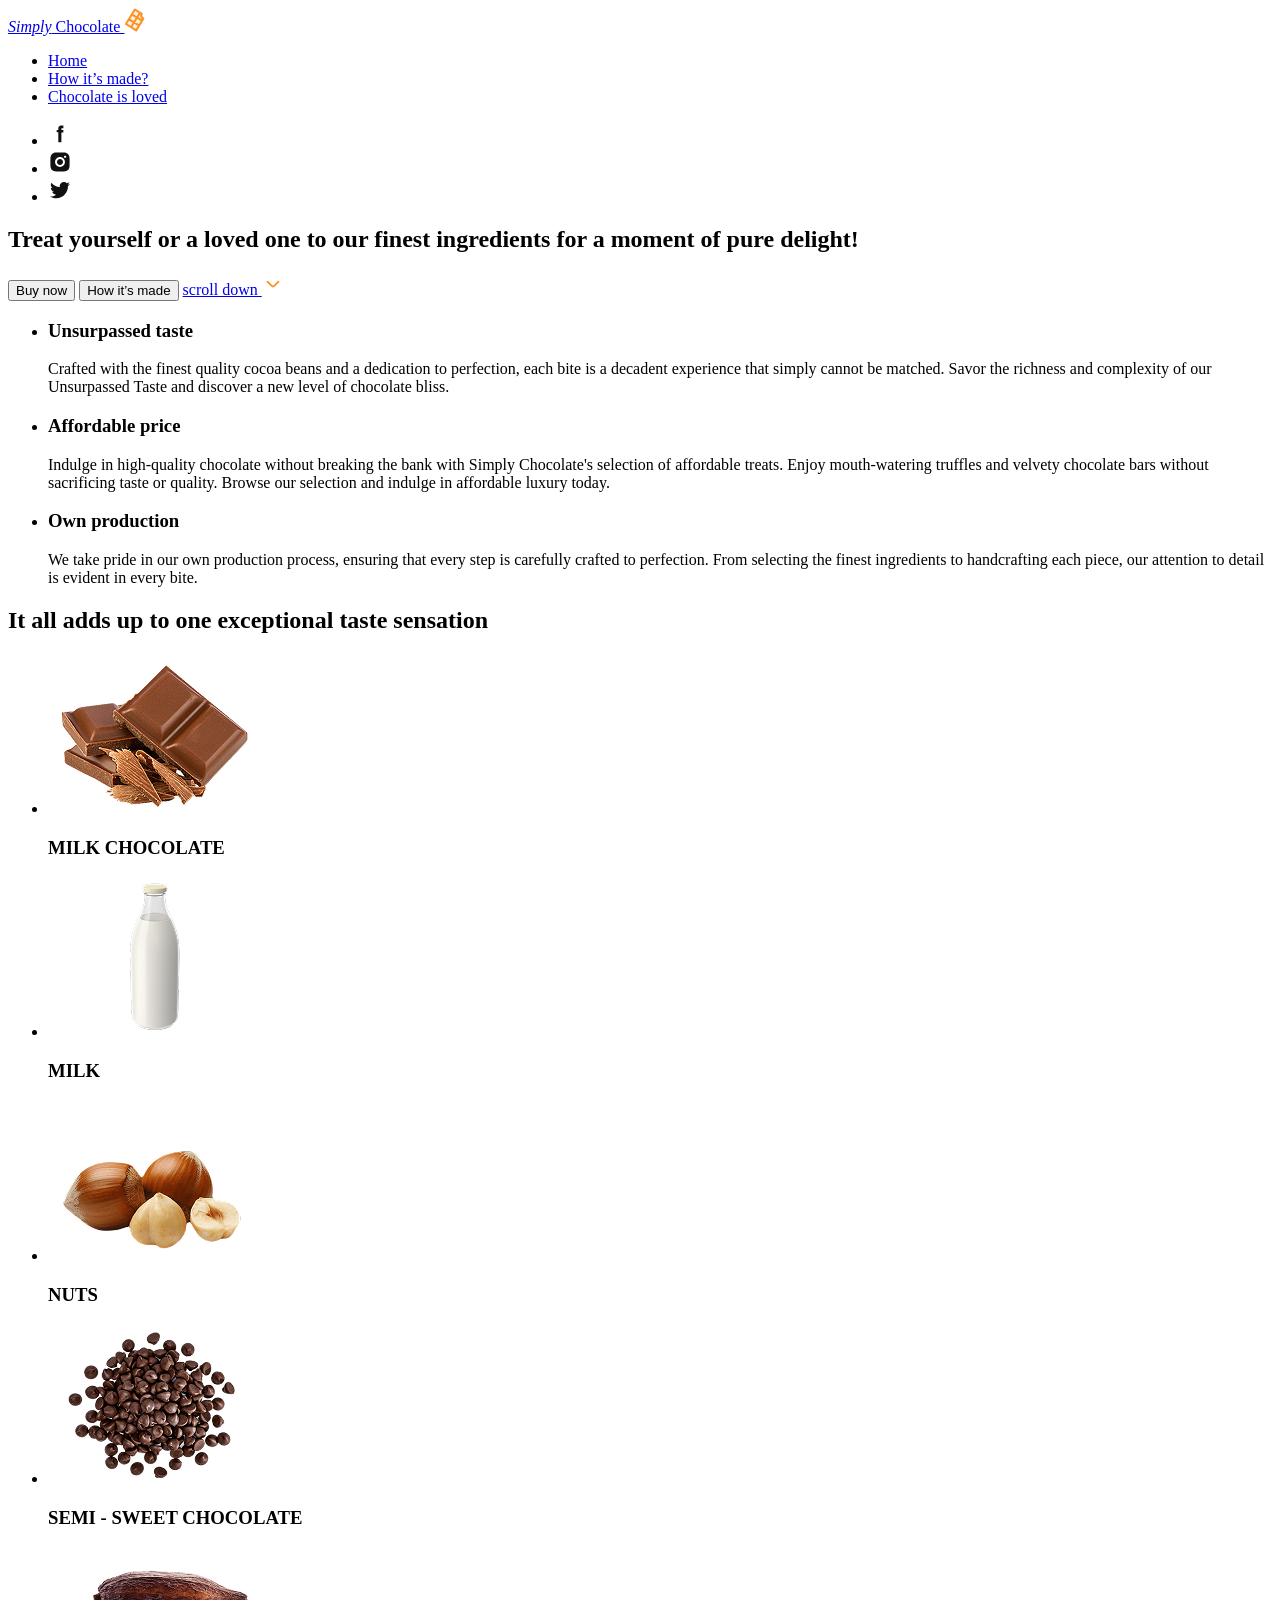
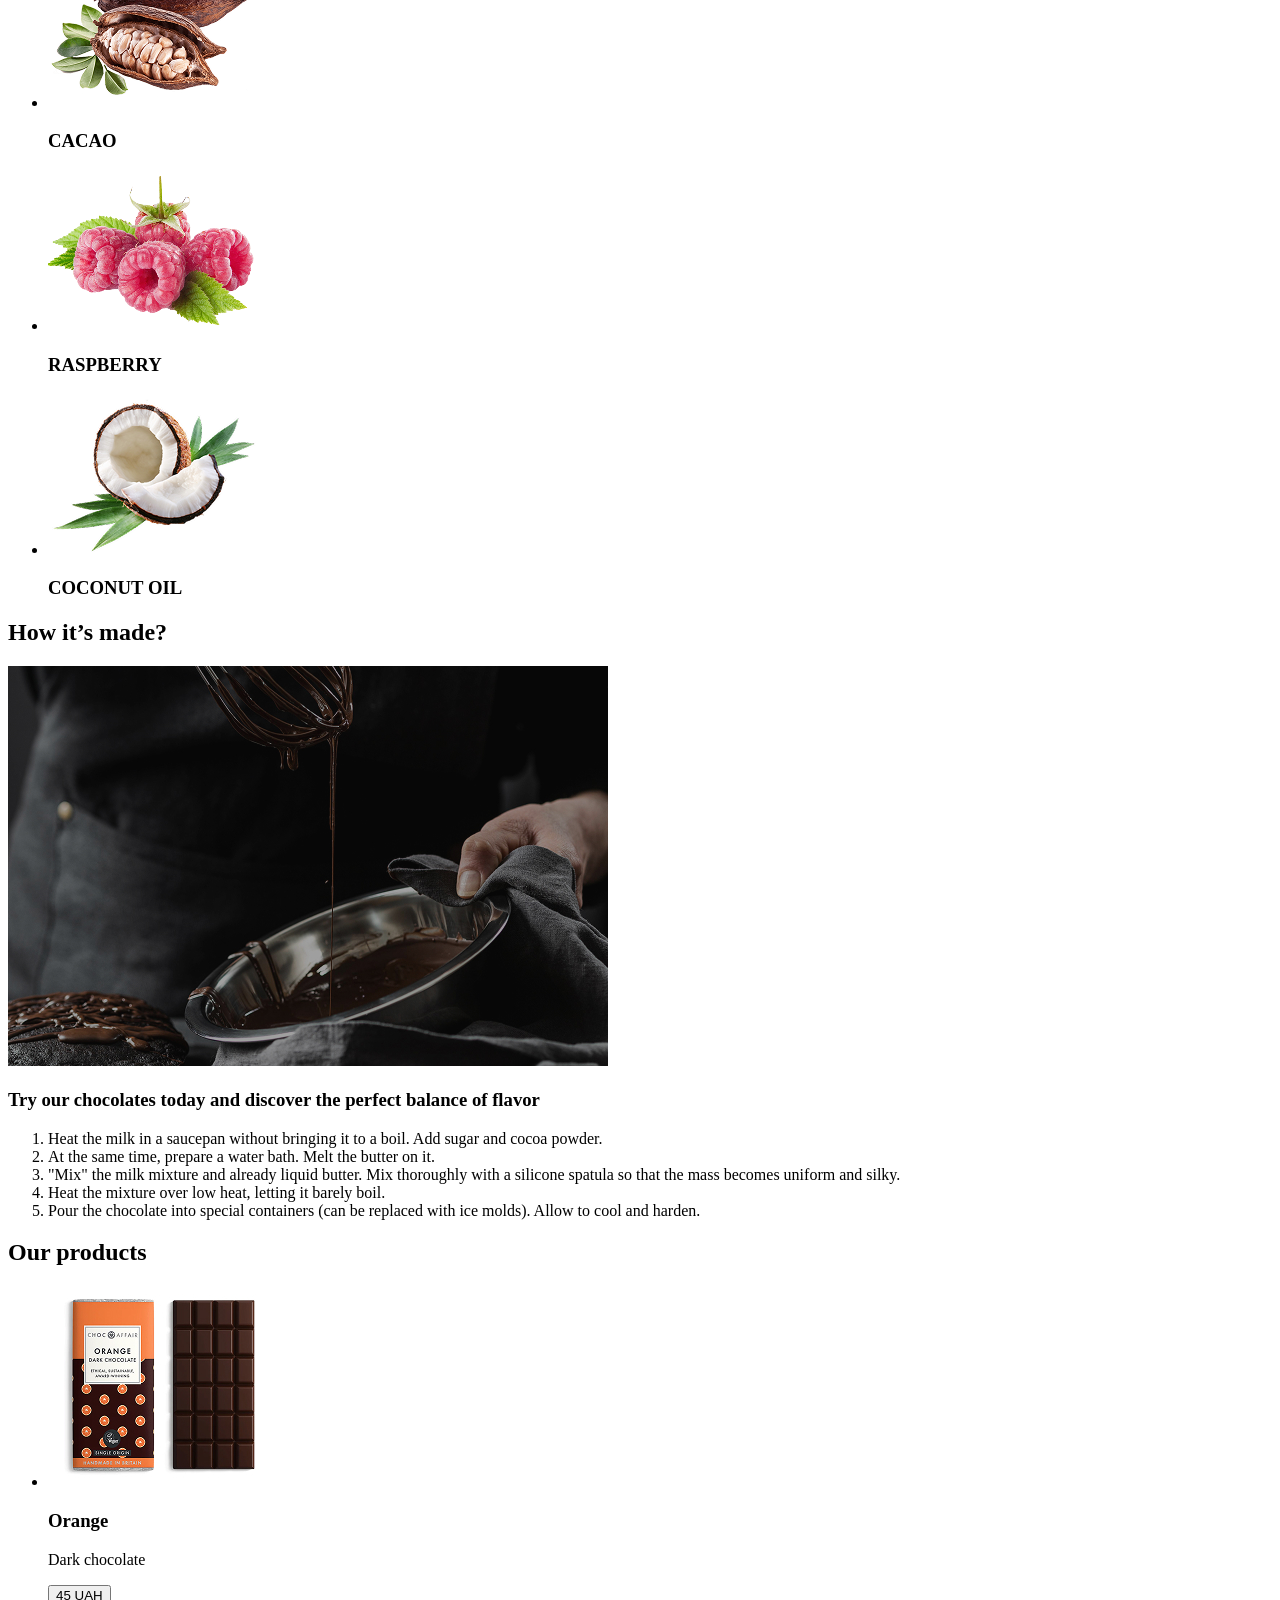
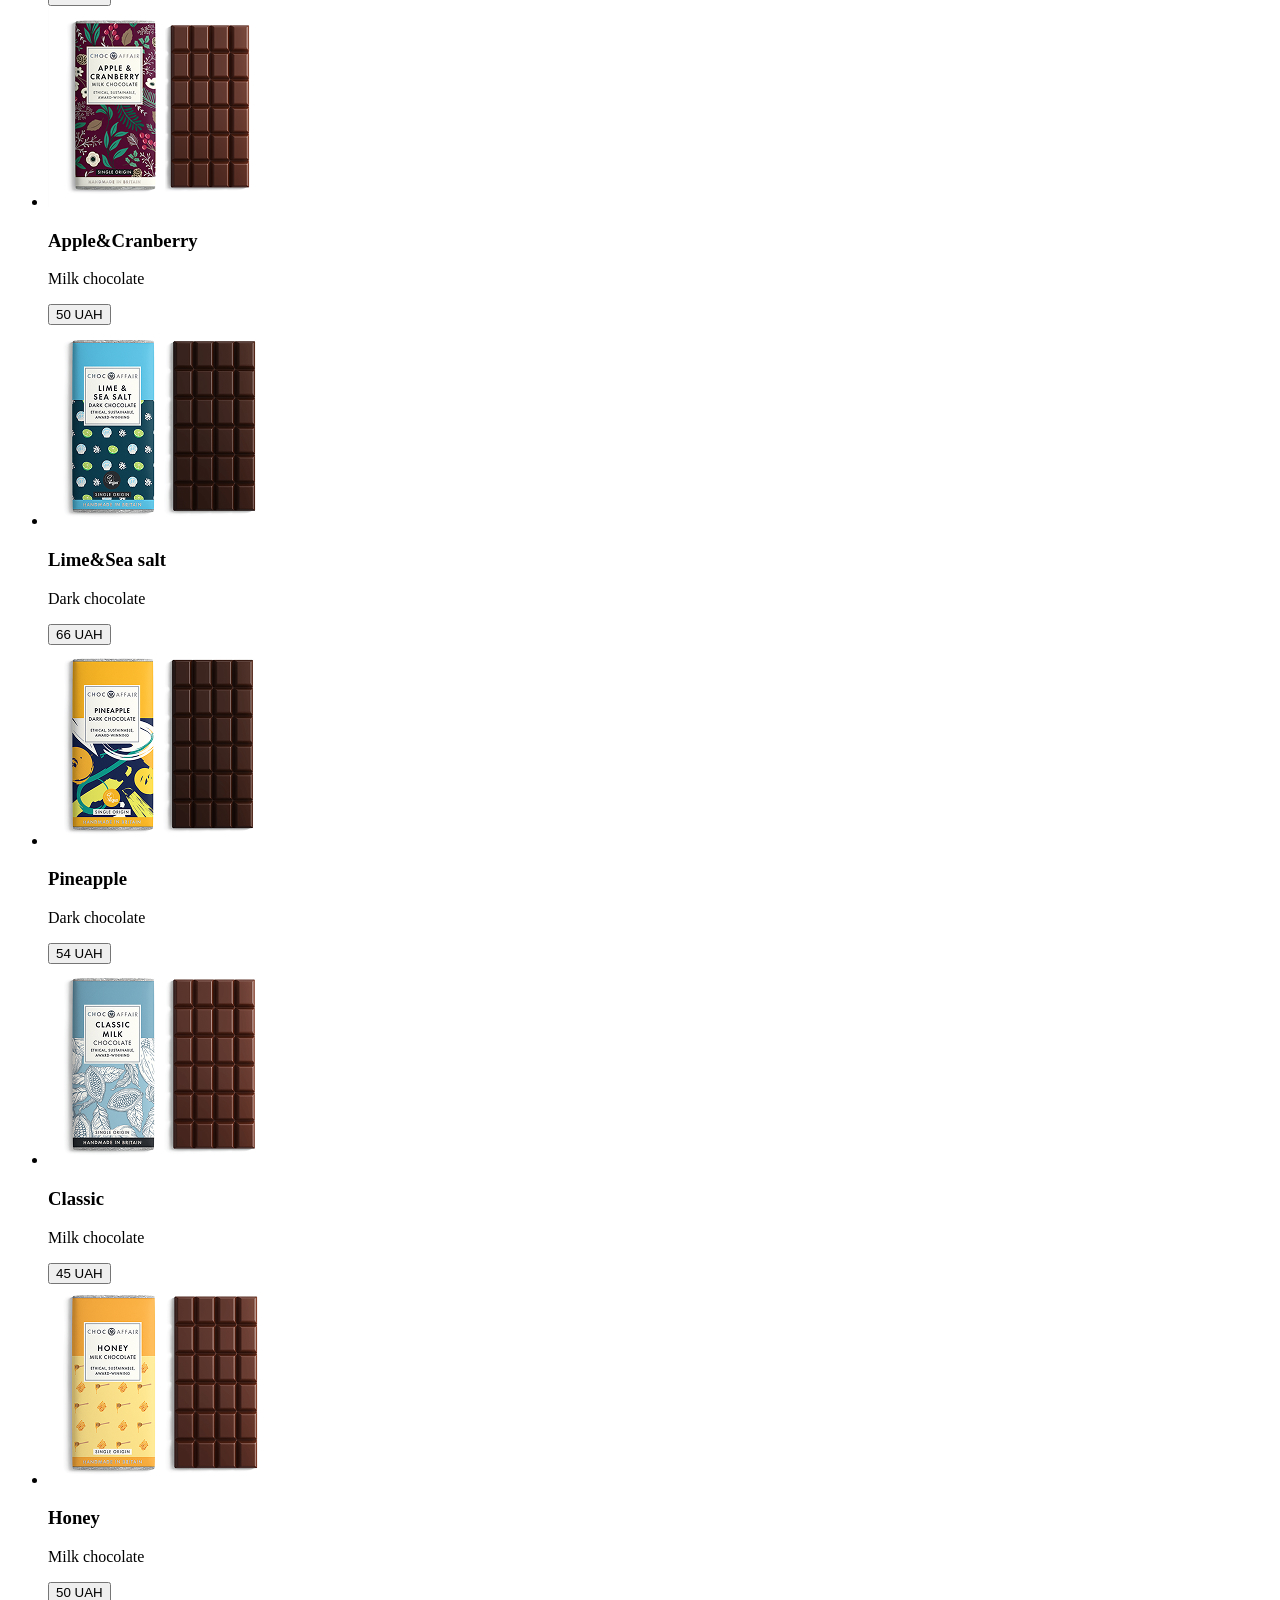
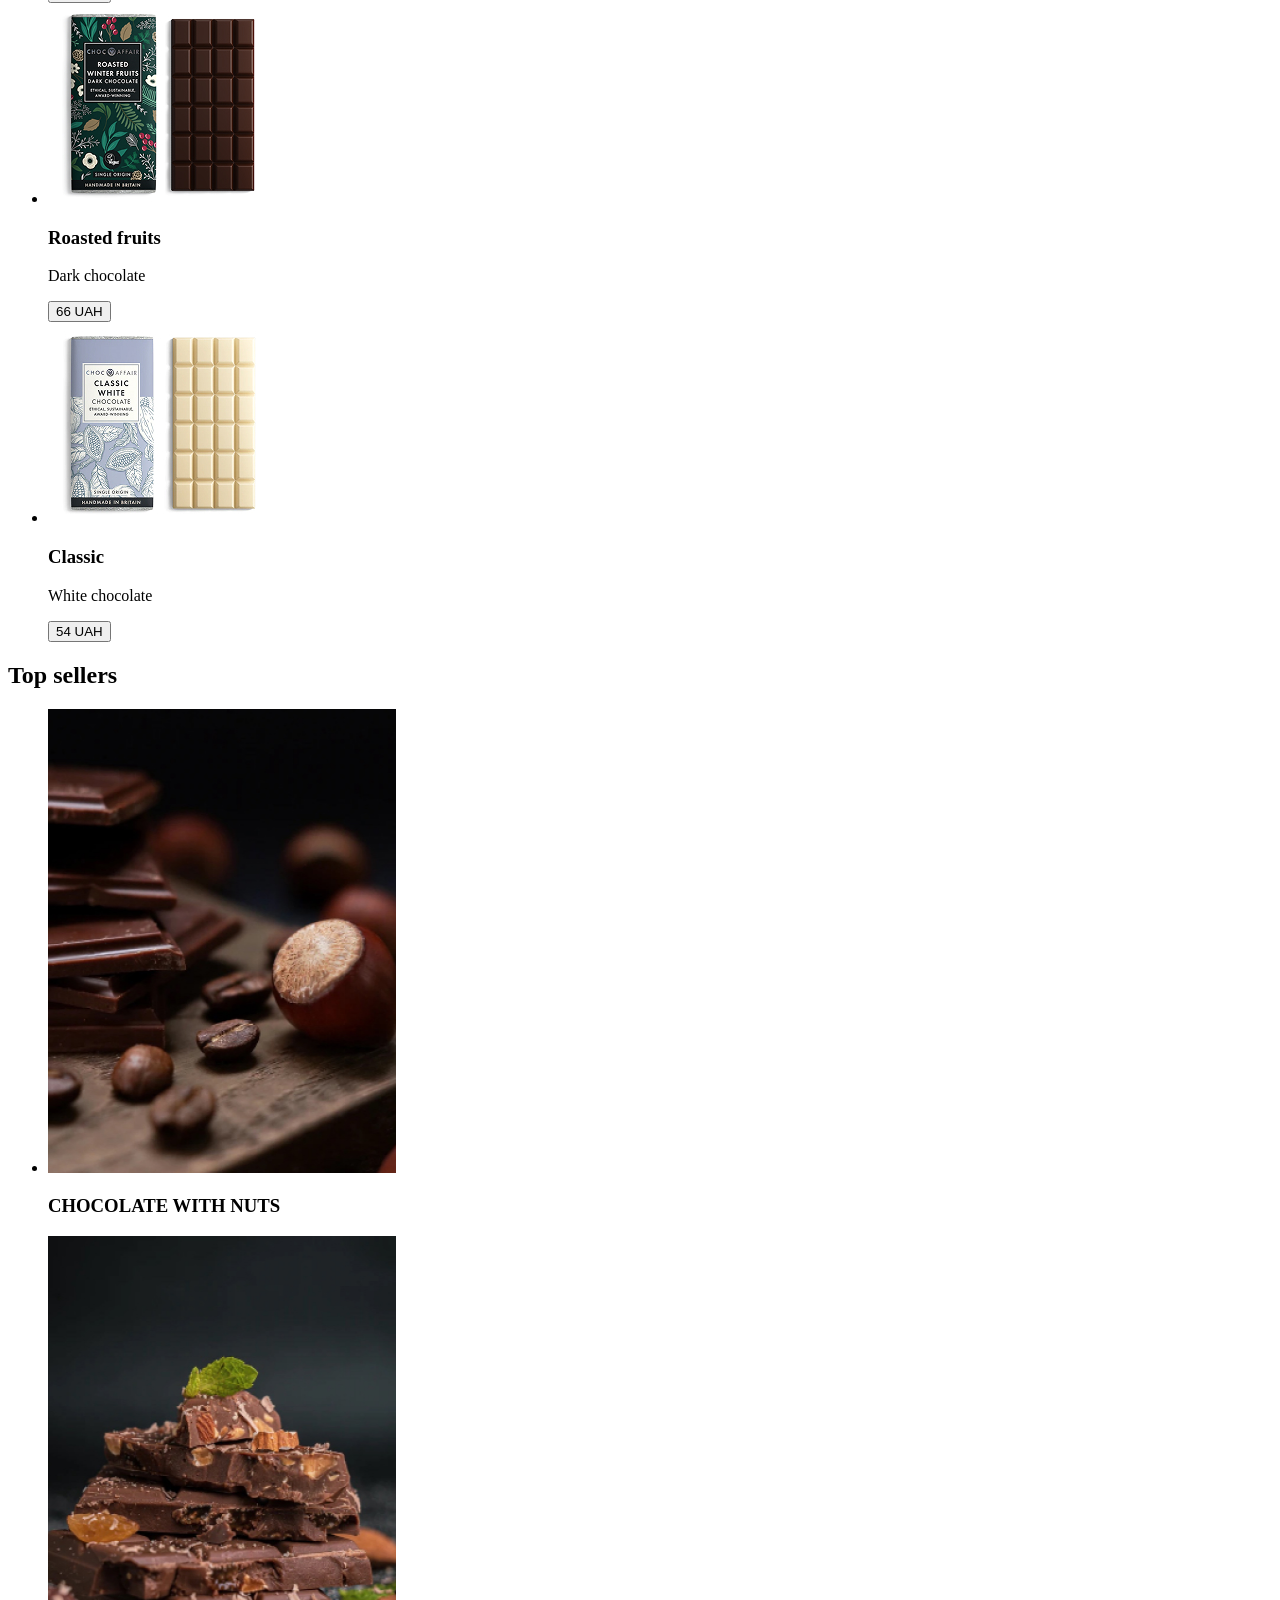
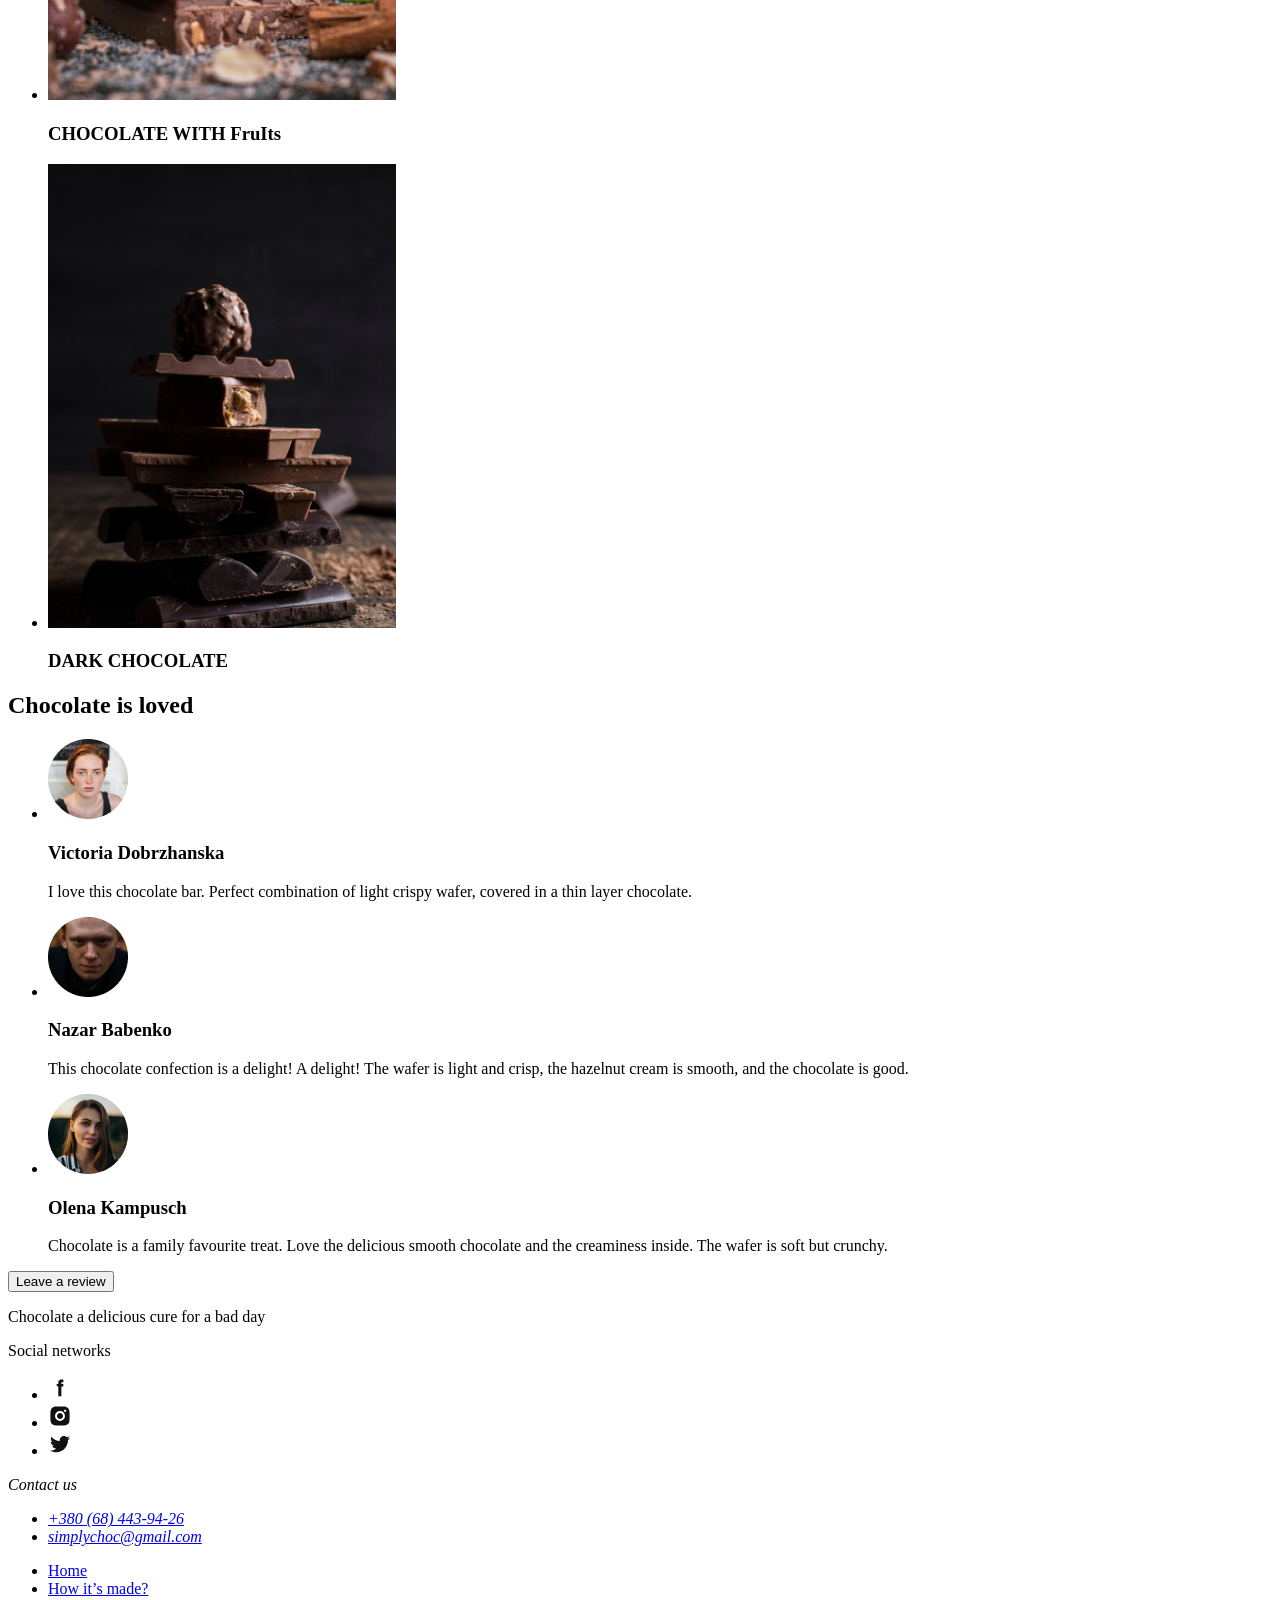
<file: module-01/lesson-02/index.html>
<!doctype html>
<html lang="en">
  <head>
    <meta charset="UTF-8" />
    <meta name="viewport" content="width=device-width, initial-scale=1.0" />
    <meta
      name="description"
      content="Treat yourself or a loved one to our finest ingredients for a moment of pure delight!"
    />
    <meta name="keywords" content="milk chocolate cacao" />
    <title>Simply Chocolate</title>
    <link
      rel="shortcut icon"
      href="./images/icons/logo.svg"
      type="image/svg+xml"
    />
  </head>
  <body>
    <!-- #region Header -->
    <header id="home">
      <nav>
        <a href="#">
          <i>Simply</i> Chocolate
          <img
            src="./images/icons/logo.svg"
            alt="Simply Chocolate logo"
            width="24"
            height="24"
          />
        </a>

        <ul>
          <li>
            <a href="#home">Home</a>
          </li>
          <li>
            <a href="#made">How it’s made?</a>
          </li>
          <li>
            <a href="#reviews">Chocolate is loved</a>
          </li>
        </ul>
      </nav>

      <ul>
        <li>
          <a
            href="https://facebook.com"
            target="_blank"
            rel="noopener noreferrer"
            aria-label="Link to facebook.com"
          >
            <img
              src="./images/icons/facebook.svg"
              alt="icon 1"
              width="24"
              height="24"
            />
          </a>
        </li>
        <li>
          <a
            href="https://instagram.com"
            target="_blank"
            rel="noopener noreferrer"
            aria-label="Link to instagram.com"
          >
            <img
              src="./images/icons/instagram.svg"
              alt="icon 2"
              width="24"
              height="24"
            />
          </a>
        </li>
        <li>
          <a
            href="https://twitter.com"
            target="_blank"
            rel="noopener noreferrer"
            aria-label="Link to twitter.com"
          >
            <img
              src="./images/icons/twitter.svg"
              alt="icon 3"
              width="24"
              height="24"
            />
          </a>
        </li>
      </ul>
    </header>
    <!-- #endregion -->
    <main>
      <!-- Hero section -->
      <section>
        <h1>
          Treat yourself or a loved one to our finest ingredients for a moment
          of pure delight!
        </h1>
        <button type="button">Buy now</button>
        <button type="button">How it’s made</button>
        <a href="#benefits">
          scroll down
          <img
            src="./images/icons/arrow-down.svg"
            alt="Arrow down icon"
            width="22"
            height="22"
          />
        </a>
      </section>
      <!-- Benefits section -->
      <section id="benefits">
        <h2 hidden>Simply Chocolate benefits</h2>
        <ul>
          <li>
            <h3>Unsurpassed taste</h3>
            <p>
              Crafted with the finest quality cocoa beans and a dedication to
              perfection, each bite is a decadent experience that simply cannot
              be matched. Savor the richness and complexity of our Unsurpassed
              Taste and discover a new level of chocolate bliss.
            </p>
          </li>
          <li>
            <h3>Affordable price</h3>
            <p>
              Indulge in high-quality chocolate without breaking the bank with
              Simply Chocolate's selection of affordable treats. Enjoy
              mouth-watering truffles and velvety chocolate bars without
              sacrificing taste or quality. Browse our selection and indulge in
              affordable luxury today.
            </p>
          </li>
          <li>
            <h3>Own production</h3>
            <p>
              We take pride in our own production process, ensuring that every
              step is carefully crafted to perfection. From selecting the finest
              ingredients to handcrafting each piece, our attention to detail is
              evident in every bite.
            </p>
          </li>
        </ul>
      </section>
      <!-- Ingredients section -->
      <section>
        <h2>It all adds up to one exceptional <span>taste</span> sensation</h2>
        <ul>
          <li>
            <img
              src="./images/ingredients/img-1.png"
              alt="MILK CHOCOLATE"
              width="214"
              height="160"
            />
            <h3>MILK CHOCOLATE</h3>
          </li>
          <li>
            <img
              src="./images/ingredients/img-2.png"
              alt="MILK"
              width="214"
              height="160"
            />
            <h3>MILK</h3>
          </li>
          <li>
            <img
              src="./images/ingredients/img-3.png"
              alt="NUTS"
              width="214"
              height="160"
            />
            <h3>NUTS</h3>
          </li>
          <li>
            <img
              src="./images/ingredients/img-4.png"
              alt="SEMI - SWEET CHOCOLATE"
              width="214"
              height="160"
            />
            <h3>SEMI - SWEET CHOCOLATE</h3>
          </li>
          <li>
            <img
              src="./images/ingredients/img-5.png"
              alt="CACAO"
              width="214"
              height="160"
            />
            <h3>CACAO</h3>
          </li>
          <li>
            <img
              src="./images/ingredients/img-6.png"
              alt="RASPBERRY"
              width="214"
              height="160"
            />
            <h3>RASPBERRY</h3>
          </li>
          <li>
            <img
              src="./images/ingredients/img-7.png"
              alt="COCONUT OIL"
              width="214"
              height="160"
            />
            <h3>COCONUT OIL</h3>
          </li>
        </ul>
      </section>
      <!-- Made section -->
      <section id="made">
        <h2>How it’s <span>made</span>?</h2>
        <img
          src="./images/made/image.jpg"
          alt="Cooking chocolate"
          width="600"
          height="400"
        />
        <h3>
          Try our chocolates today and discover the perfect balance of flavor
        </h3>
        <ol>
          <li>
            Heat the milk in a saucepan without bringing it to a boil. Add sugar
            and cocoa powder.
          </li>
          <li>
            At the same time, prepare a water bath. Melt the butter on it.
          </li>
          <li>
            "Mix" the milk mixture and already liquid butter. Mix thoroughly
            with a silicone spatula so that the mass becomes uniform and silky.
          </li>
          <li>Heat the mixture over low heat, letting it barely boil.</li>
          <li>
            Pour the chocolate into special containers (can be replaced with ice
            molds). Allow to cool and harden.
          </li>
        </ol>
      </section>
      <!-- Products section -->
      <section>
        <h2>Our <span>products</span></h2>
        <ul>
          <li>
            <img
              src="./images/products/img-1.jpg"
              alt="Orange "
              width="230"
              height="201"
            />
            <h3>Orange</h3>
            <p>Dark chocolate</p>
            <button type="button">45 UAH</button>
          </li>
          <li>
            <img
              src="./images/products/img-2.jpg"
              alt="Apple&Cranberry"
              width="230"
              height="201"
            />
            <h3>Apple&Cranberry</h3>
            <p>Milk chocolate</p>
            <button type="button">50 UAH</button>
          </li>
          <li>
            <img
              src="./images/products/img-3.jpg"
              alt="Lime&Sea salt"
              width="230"
              height="201"
            />
            <h3>Lime&Sea salt</h3>
            <p>Dark chocolate</p>
            <button type="button">66 UAH</button>
          </li>
          <li>
            <img
              src="./images/products/img-4.jpg"
              alt="Pineapple"
              width="230"
              height="201"
            />
            <h3>Pineapple</h3>
            <p>Dark chocolate</p>
            <button type="button">54 UAH</button>
          </li>
          <li>
            <img
              src="./images/products/img-5.jpg"
              alt="Classic"
              width="230"
              height="201"
            />
            <h3>Classic</h3>
            <p>Milk chocolate</p>
            <button type="button">45 UAH</button>
          </li>
          <li>
            <img
              src="./images/products/img-6.jpg"
              alt="Honey"
              width="230"
              height="201"
            />
            <h3>Honey</h3>
            <p>Milk chocolate</p>
            <button type="button">50 UAH</button>
          </li>
          <li>
            <img
              src="./images/products/img-7.jpg"
              alt="Roasted fruits"
              width="230"
              height="201"
            />
            <h3>Roasted fruits</h3>
            <p>Dark chocolate</p>
            <button type="button">66 UAH</button>
          </li>
          <li>
            <img
              src="./images/products/img-8.jpg"
              alt="Classic"
              width="230"
              height="201"
            />
            <h3>Classic</h3>
            <p>White chocolate</p>
            <button type="button">54 UAH</button>
          </li>
        </ul>
      </section>
      <!-- Bestsellers section -->
      <section>
        <h2><span>Top</span> sellers</h2>
        <ul>
          <li>
            <img
              src="./images/bestsellers/img-1.jpg"
              alt="CHOCOLATE WITH NUTS"
              width="348"
              height="464"
            />
            <h3>CHOCOLATE WITH NUTS</h3>
          </li>
          <li>
            <img
              src="./images/bestsellers/img-2.jpg"
              alt="CHOCOLATE WITH FruIts"
              width="348"
              height="464"
            />
            <h3>CHOCOLATE WITH FruIts</h3>
          </li>
          <li>
            <img
              src="./images/bestsellers/img-3.jpg"
              alt="DARK CHOCOLATE"
              width="348"
              height="464"
            />
            <h3>DARK CHOCOLATE</h3>
          </li>
        </ul>
      </section>
      <!-- Reviews section -->
      <section id="reviews">
        <h2><span>Chocolate</span> is loved</h2>
        <ul>
          <li>
            <img
              src="./images/reviews/img-1.png"
              alt="Victoria Dobrzhanska"
              width="80"
              height="80"
            />
            <h3>Victoria Dobrzhanska</h3>
            <p>
              I love this chocolate bar. Perfect combination of light crispy
              wafer, covered in a thin layer chocolate.
            </p>
          </li>
          <li>
            <img
              src="./images/reviews/img-2.png"
              alt="Nazar Babenko"
              width="80"
              height="80"
            />
            <h3>Nazar Babenko</h3>
            <p>
              This chocolate confection is a delight! A delight! The wafer is
              light and crisp, the hazelnut cream is smooth, and the chocolate
              is good.
            </p>
          </li>
          <li>
            <img
              src="./images/reviews/img-3.png"
              alt="Olena Kampusch"
              width="80"
              height="80"
            />
            <h3>Olena Kampusch</h3>
            <p>
              Chocolate is a family favourite treat. Love the delicious smooth
              chocolate and the creaminess inside. The wafer is soft but
              crunchy.
            </p>
          </li>
        </ul>
        <button type="button">Leave a review</button>
      </section>
    </main>
    <!-- Footer -->
    <footer>
      <p><span>Chocolate</span> a delicious cure for a bad day</p>

      <p>Social networks</p>
      <ul>
        <li>
          <a
            href="https://facebook.com"
            target="_blank"
            rel="noopener noreferrer"
            aria-label="Link to facebook.com"
          >
            <img
              src="./images/icons/facebook.svg"
              alt="icon 1"
              width="24"
              height="24"
            />
          </a>
        </li>
        <li>
          <a
            href="https://instagram.com"
            target="_blank"
            rel="noopener noreferrer"
            aria-label="Link to instagram.com"
          >
            <img
              src="./images/icons/instagram.svg"
              alt="icon 2"
              width="24"
              height="24"
            />
          </a>
        </li>
        <li>
          <a
            href="https://twitter.com"
            target="_blank"
            rel="noopener noreferrer"
            aria-label="Link to twitter.com"
          >
            <img
              src="./images/icons/twitter.svg"
              alt="icon 3"
              width="24"
              height="24"
            />
          </a>
        </li>
      </ul>

      <address>
        <p>Contact us</p>
        <ul>
          <li>
            <a href="tel:+380684439426">+380 (68) 443-94-26</a>
          </li>
          <li>
            <a href="mailto:simplychoc@gmail.com">simplychoc@gmail.com</a>
          </li>
        </ul>
      </address>

      <ul>
        <li>
          <a href="#home">Home</a>
        </li>
        <li>
          <a href="#made">How it’s made?</a>
        </li>
        <li>
          <a href="#reviews">Chocolate is loved</a>
        </li>
      </ul>
    </footer>
  </body>
</html>
</file>
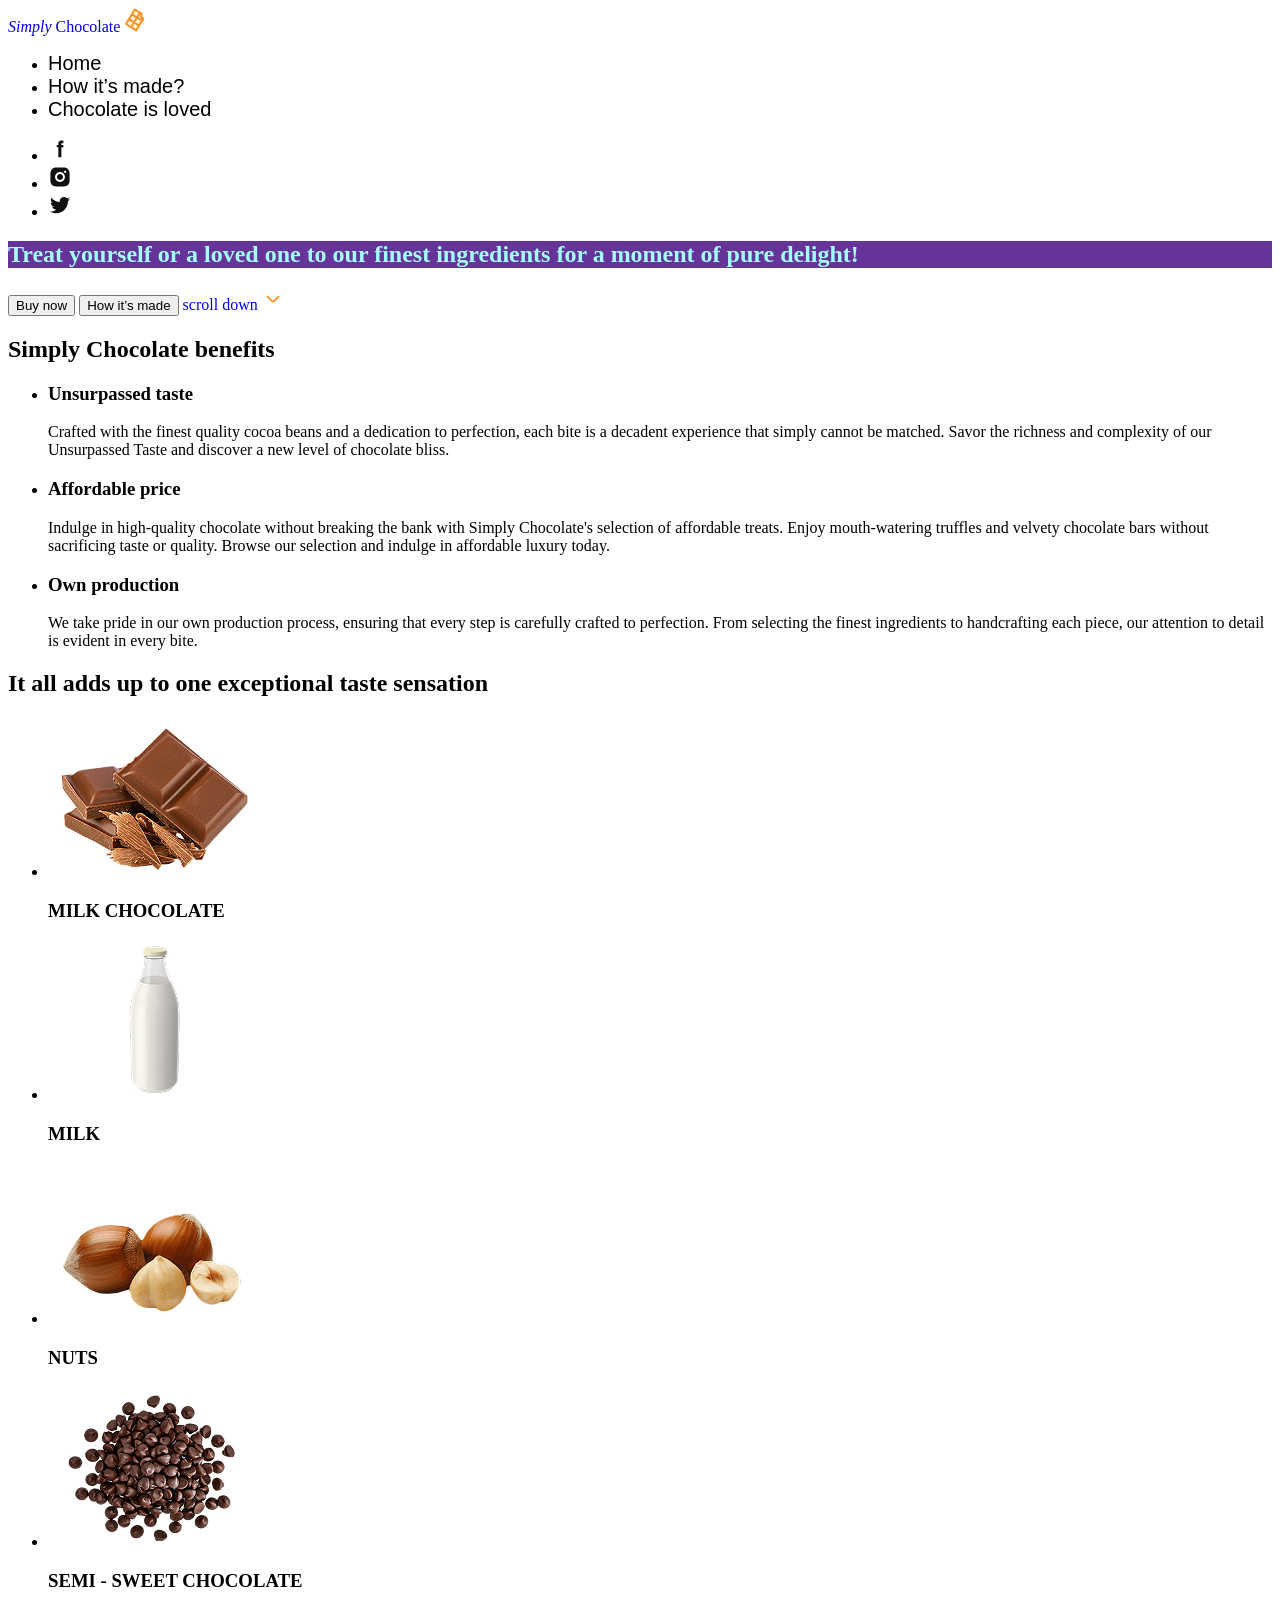
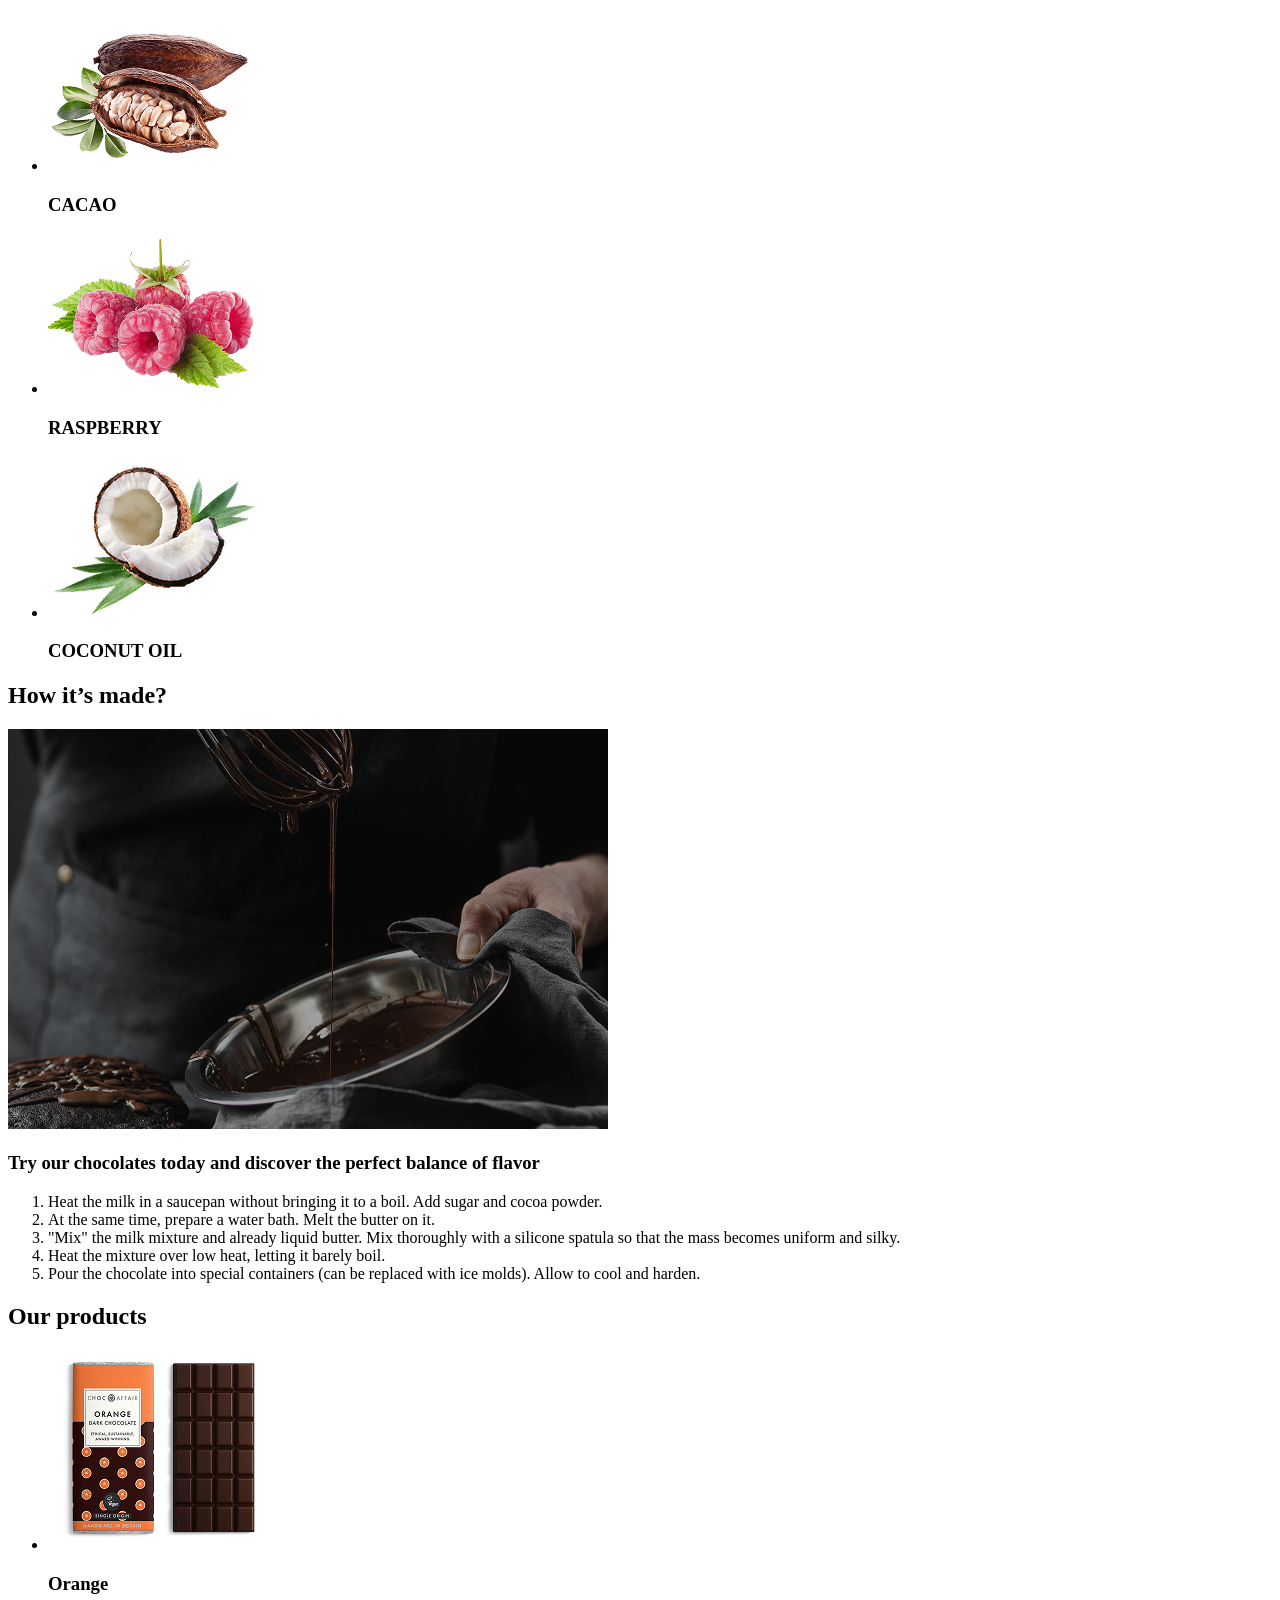
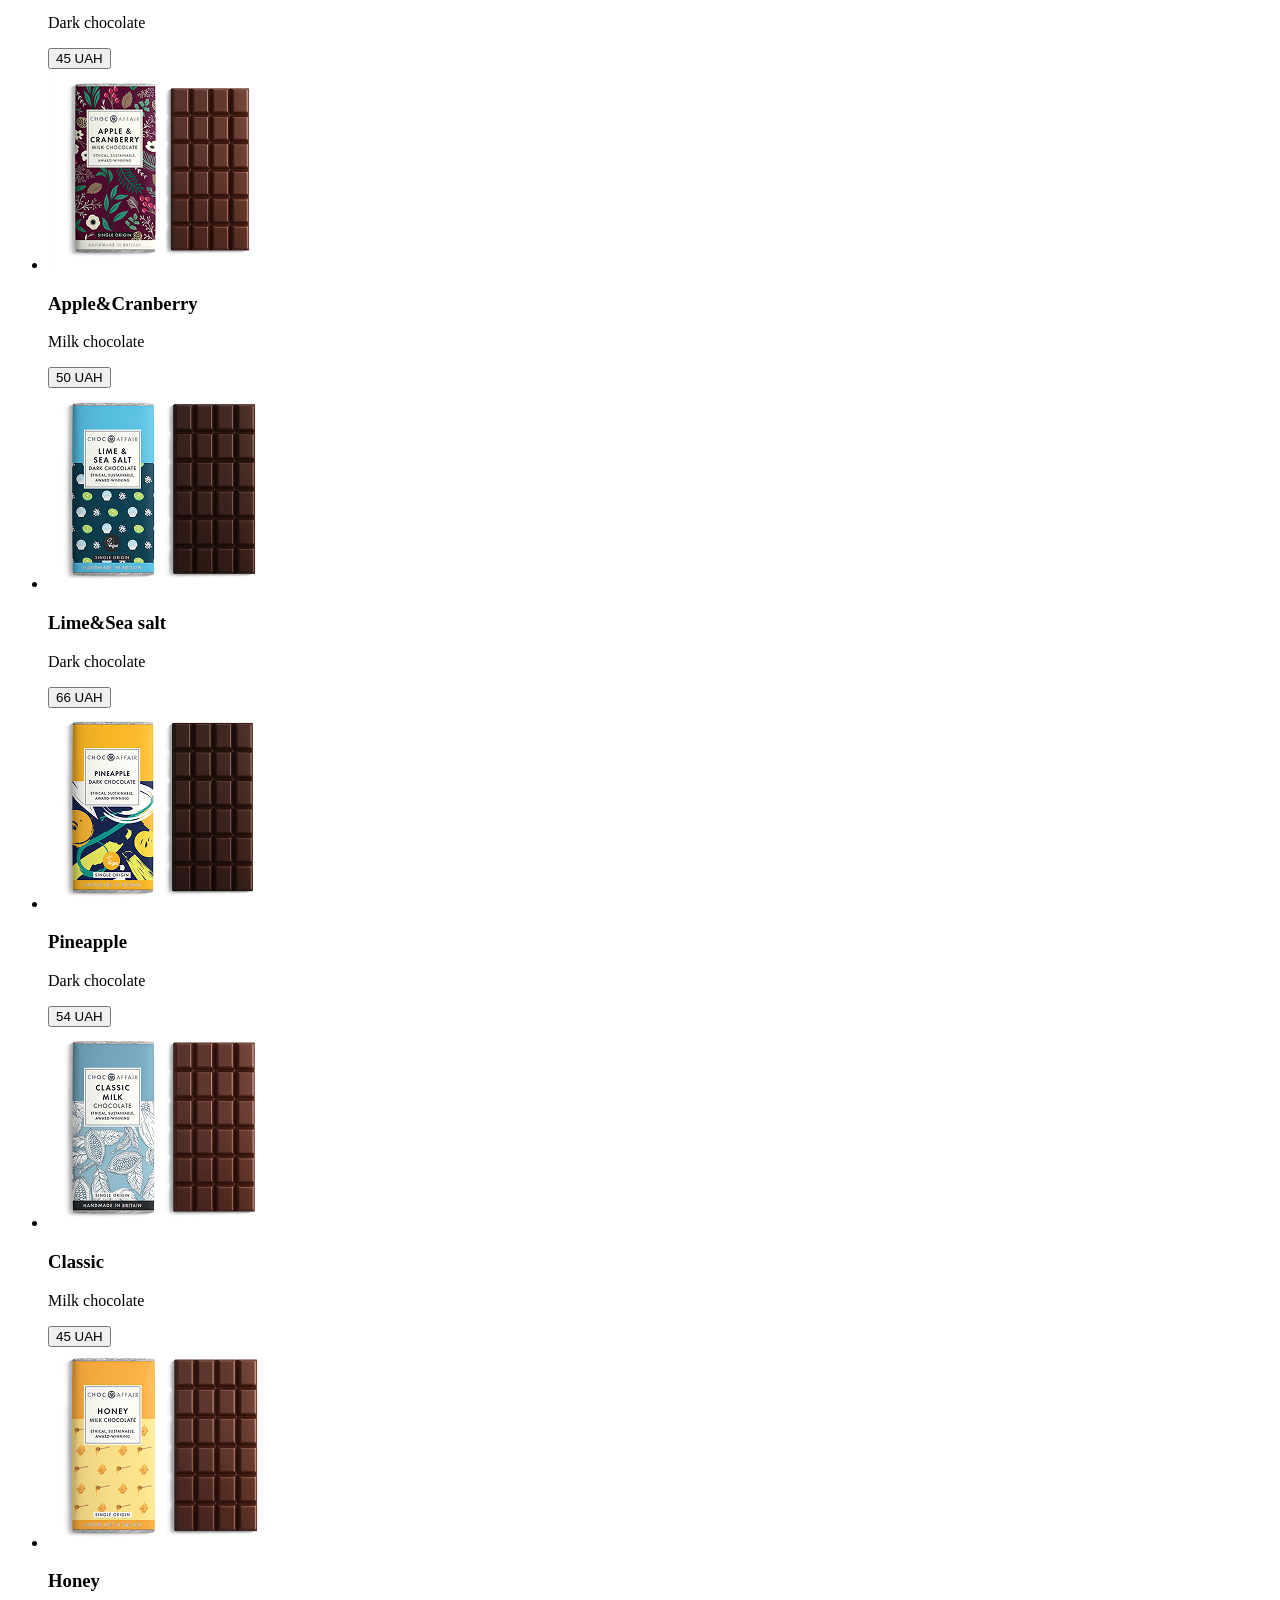
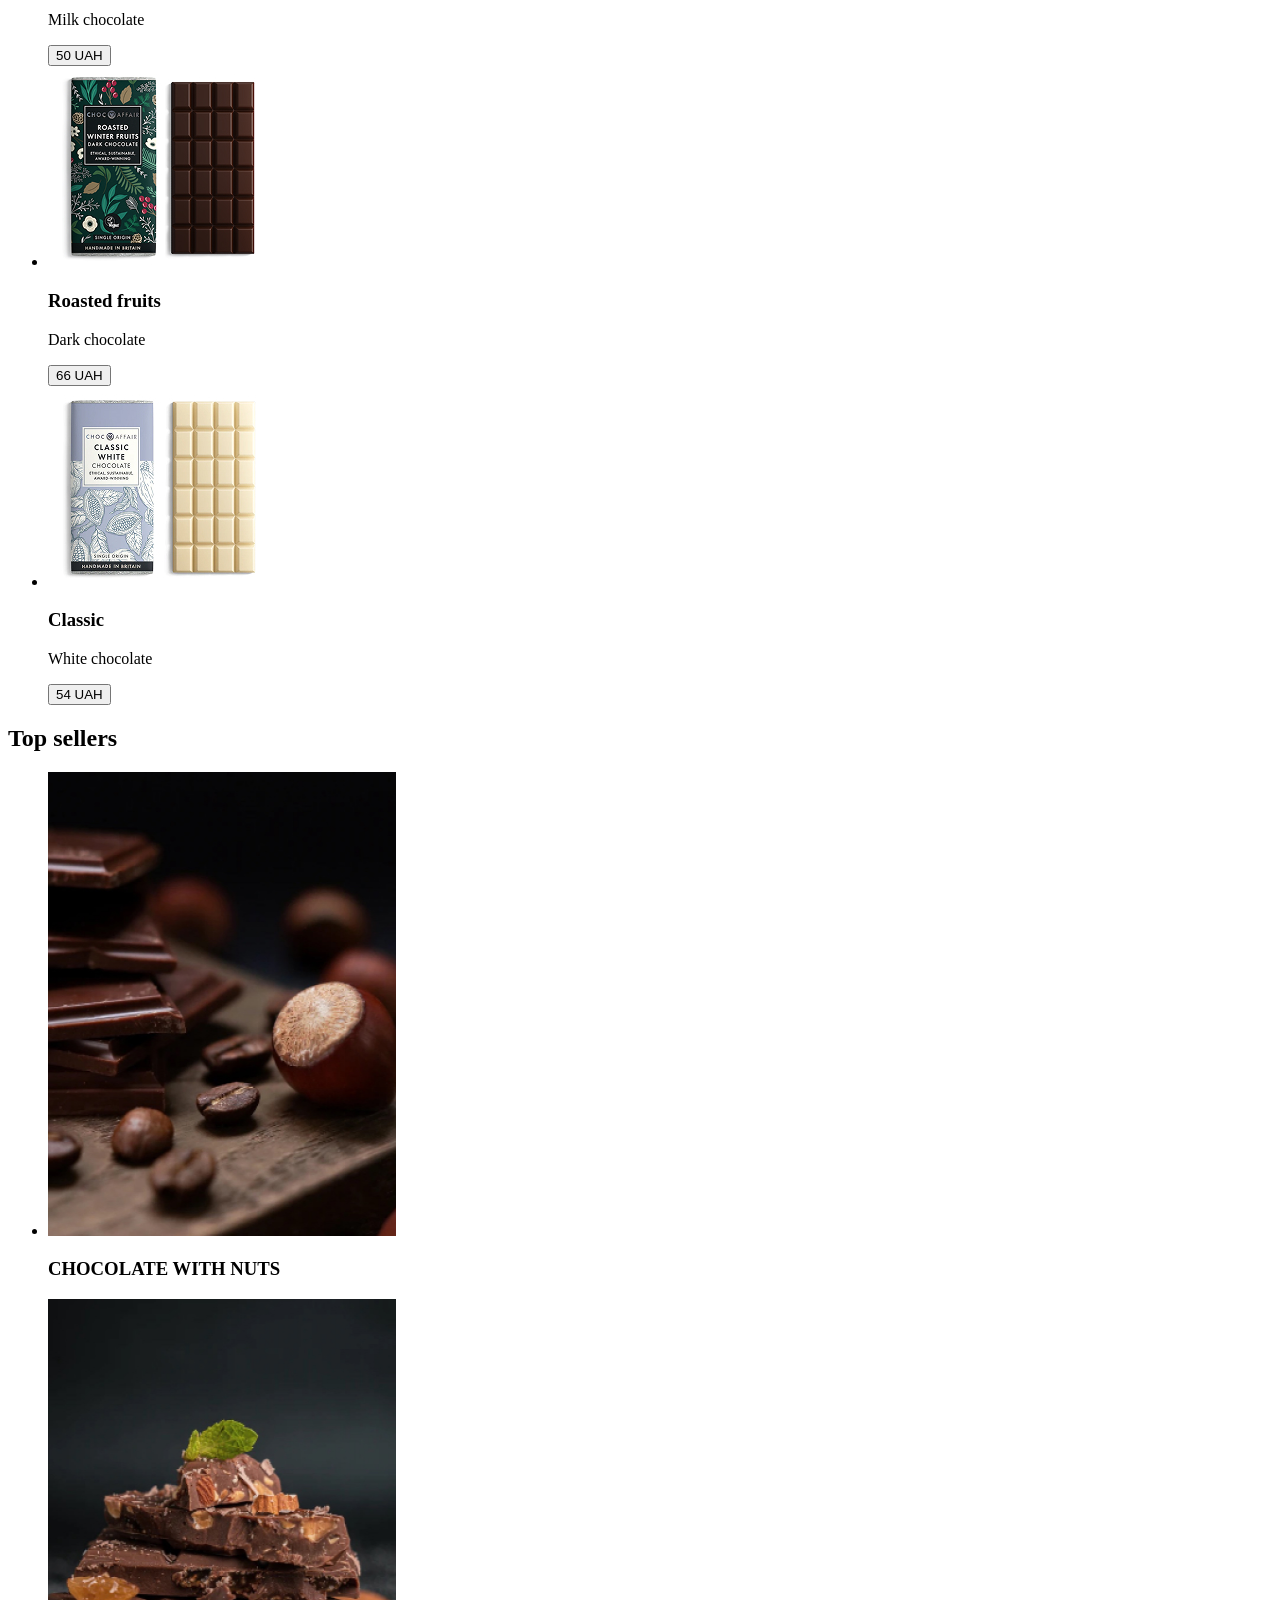
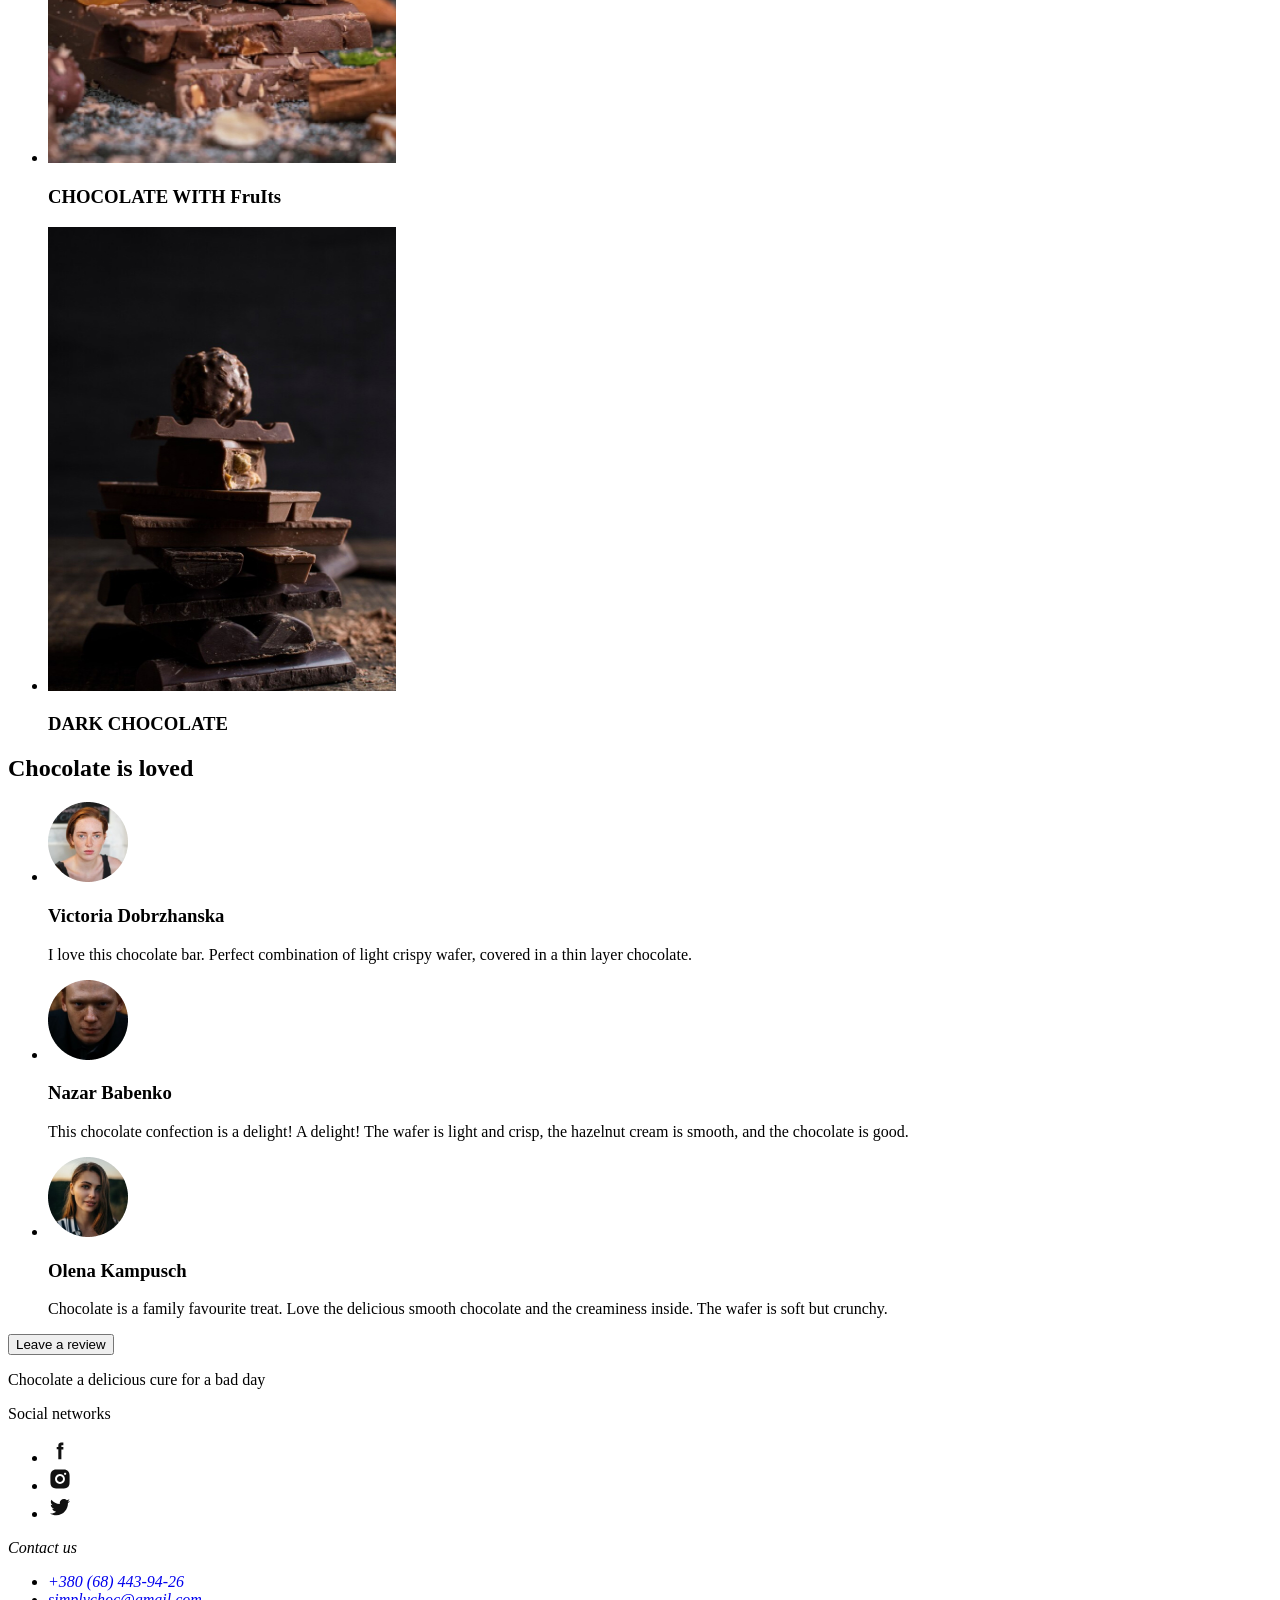
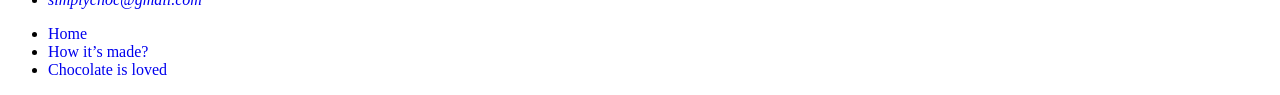
<file: module-02/lesson-01/index.html>
<!doctype html>
<html lang="en">
  <head>
    <meta charset="UTF-8" />
    <meta name="viewport" content="width=device-width, initial-scale=1.0" />
    <meta
      name="description"
      content="Treat yourself or a loved one to our finest ingredients for a moment of pure delight!"
    />
    <meta name="keywords" content="milk chocolate cacao" />
    <title>Simply Chocolate</title>
    <link
      rel="shortcut icon"
      href="./images/icons/logo.svg"
      type="image/svg+xml"
    />
    <!-- Critical CSS -->
    <!-- <style>
      header {
        background-color: darkblue;
      }
      a {
        color: tomato;
      }
    </style> -->
    <!-- Vendors CSS -->

    <!-- Customs CSS -->
    <link rel="stylesheet" href="./css/styles.css" />
  </head>
  <body>
    <!-- #region Header -->
    <header class="page-header" id="home">
      <nav>
        <a href="#">
          <i>Simply</i> Chocolate
          <img
            src="./images/icons/logo.svg"
            alt="Simply Chocolate logo"
            width="24"
            height="24"
          />
        </a>

        <ul class="nav-menu-list">
          <li>
            <a class="menu-link" href="#home">Home</a>
          </li>
          <li>
            <a class="menu-link" href="#made">How it’s made?</a>
          </li>
          <li>
            <a class="menu-link current" href="#reviews">Chocolate is loved</a>
          </li>
        </ul>
      </nav>

      <ul>
        <li>
          <a
            href="https://facebook.com"
            target="_blank"
            rel="noopener noreferrer"
            aria-label="Link to facebook.com"
          >
            <img
              src="./images/icons/facebook.svg"
              alt="icon 1"
              width="24"
              height="24"
            />
          </a>
        </li>
        <li>
          <a
            href="https://instagram.com"
            target="_blank"
            rel="noopener noreferrer"
            aria-label="Link to instagram.com"
          >
            <img
              src="./images/icons/instagram.svg"
              alt="icon 2"
              width="24"
              height="24"
            />
          </a>
        </li>
        <li>
          <a
            href="https://twitter.com"
            target="_blank"
            rel="noopener noreferrer"
            aria-label="Link to twitter.com"
          >
            <img
              src="./images/icons/twitter.svg"
              alt="icon 3"
              width="24"
              height="24"
            />
          </a>
        </li>
      </ul>
    </header>
    <!-- #endregion -->
    <main>
      <!-- Hero section -->
      <section class="hero">
        <h1 class="hero-title">
          Treat yourself or a loved one to our finest ingredients for a moment
          of pure delight!
        </h1>
        <button class="hero-btn btn-accent" type="button">Buy now</button>
        <button class="hero-btn btn-primary" type="button">
          How it’s made
        </button>
        <a class="hero-link" href="#benefits">
          scroll down
          <img
            class="hero-link-icon"
            src="./images/icons/arrow-down.svg"
            alt="Arrow down icon"
            width="22"
            height="22"
          />
        </a>
      </section>
      <!-- Benefits section -->
      <section id="benefits">
        <h2 class="section-title">Simply Chocolate benefits</h2>
        <ul>
          <li>
            <h3>Unsurpassed taste</h3>
            <p>
              Crafted with the finest quality cocoa beans and a dedication to
              perfection, each bite is a decadent experience that simply cannot
              be matched. Savor the richness and complexity of our Unsurpassed
              Taste and discover a new level of chocolate bliss.
            </p>
          </li>
          <li>
            <h3>Affordable price</h3>
            <p>
              Indulge in high-quality chocolate without breaking the bank with
              Simply Chocolate's selection of affordable treats. Enjoy
              mouth-watering truffles and velvety chocolate bars without
              sacrificing taste or quality. Browse our selection and indulge in
              affordable luxury today.
            </p>
          </li>
          <li>
            <h3>Own production</h3>
            <p>
              We take pride in our own production process, ensuring that every
              step is carefully crafted to perfection. From selecting the finest
              ingredients to handcrafting each piece, our attention to detail is
              evident in every bite.
            </p>
          </li>
        </ul>
      </section>
      <!-- Ingredients section -->
      <section>
        <h2 class="section-title ingredisnts-title">
          It all adds up to one exceptional
          <span class="">taste</span> sensation
        </h2>
        <ul>
          <li>
            <img
              src="./images/ingredients/img-1.png"
              alt="MILK CHOCOLATE"
              width="214"
              height="160"
            />
            <h3>MILK CHOCOLATE</h3>
          </li>
          <li>
            <img
              src="./images/ingredients/img-2.png"
              alt="MILK"
              width="214"
              height="160"
            />
            <h3>MILK</h3>
          </li>
          <li>
            <img
              src="./images/ingredients/img-3.png"
              alt="NUTS"
              width="214"
              height="160"
            />
            <h3>NUTS</h3>
          </li>
          <li>
            <img
              src="./images/ingredients/img-4.png"
              alt="SEMI - SWEET CHOCOLATE"
              width="214"
              height="160"
            />
            <h3>SEMI - SWEET CHOCOLATE</h3>
          </li>
          <li>
            <img
              src="./images/ingredients/img-5.png"
              alt="CACAO"
              width="214"
              height="160"
            />
            <h3>CACAO</h3>
          </li>
          <li>
            <img
              src="./images/ingredients/img-6.png"
              alt="RASPBERRY"
              width="214"
              height="160"
            />
            <h3>RASPBERRY</h3>
          </li>
          <li>
            <img
              src="./images/ingredients/img-7.png"
              alt="COCONUT OIL"
              width="214"
              height="160"
            />
            <h3>COCONUT OIL</h3>
          </li>
        </ul>
      </section>
      <!-- Made section -->
      <section id="made">
        <h2 class="section-title">How it’s <span>made</span>?</h2>
        <img
          src="./images/made/image.jpg"
          alt="Cooking chocolate"
          width="600"
          height="400"
        />
        <h3>
          Try our chocolates today and discover the perfect balance of flavor
        </h3>
        <ol>
          <li>
            Heat the milk in a saucepan without bringing it to a boil. Add sugar
            and cocoa powder.
          </li>
          <li>
            At the same time, prepare a water bath. Melt the butter on it.
          </li>
          <li>
            "Mix" the milk mixture and already liquid butter. Mix thoroughly
            with a silicone spatula so that the mass becomes uniform and silky.
          </li>
          <li>Heat the mixture over low heat, letting it barely boil.</li>
          <li>
            Pour the chocolate into special containers (can be replaced with ice
            molds). Allow to cool and harden.
          </li>
        </ol>
      </section>
      <!-- Products section -->
      <section>
        <h2>Our <span>products</span></h2>
        <ul>
          <li>
            <img
              src="./images/products/img-1.jpg"
              alt="Orange "
              width="230"
              height="201"
            />
            <h3>Orange</h3>
            <p>Dark chocolate</p>
            <button type="button">45 UAH</button>
          </li>
          <li>
            <img
              src="./images/products/img-2.jpg"
              alt="Apple&Cranberry"
              width="230"
              height="201"
            />
            <h3>Apple&Cranberry</h3>
            <p>Milk chocolate</p>
            <button type="button">50 UAH</button>
          </li>
          <li>
            <img
              src="./images/products/img-3.jpg"
              alt="Lime&Sea salt"
              width="230"
              height="201"
            />
            <h3>Lime&Sea salt</h3>
            <p>Dark chocolate</p>
            <button type="button">66 UAH</button>
          </li>
          <li>
            <img
              src="./images/products/img-4.jpg"
              alt="Pineapple"
              width="230"
              height="201"
            />
            <h3>Pineapple</h3>
            <p>Dark chocolate</p>
            <button type="button">54 UAH</button>
          </li>
          <li>
            <img
              src="./images/products/img-5.jpg"
              alt="Classic"
              width="230"
              height="201"
            />
            <h3>Classic</h3>
            <p>Milk chocolate</p>
            <button type="button">45 UAH</button>
          </li>
          <li>
            <img
              src="./images/products/img-6.jpg"
              alt="Honey"
              width="230"
              height="201"
            />
            <h3>Honey</h3>
            <p>Milk chocolate</p>
            <button type="button">50 UAH</button>
          </li>
          <li>
            <img
              src="./images/products/img-7.jpg"
              alt="Roasted fruits"
              width="230"
              height="201"
            />
            <h3>Roasted fruits</h3>
            <p>Dark chocolate</p>
            <button type="button">66 UAH</button>
          </li>
          <li>
            <img
              src="./images/products/img-8.jpg"
              alt="Classic"
              width="230"
              height="201"
            />
            <h3>Classic</h3>
            <p>White chocolate</p>
            <button type="button">54 UAH</button>
          </li>
        </ul>
      </section>
      <!-- Bestsellers section -->
      <section>
        <h2><span>Top</span> sellers</h2>
        <ul>
          <li>
            <img
              src="./images/bestsellers/img-1.jpg"
              alt="CHOCOLATE WITH NUTS"
              width="348"
              height="464"
            />
            <h3>CHOCOLATE WITH NUTS</h3>
          </li>
          <li>
            <img
              src="./images/bestsellers/img-2.jpg"
              alt="CHOCOLATE WITH FruIts"
              width="348"
              height="464"
            />
            <h3>CHOCOLATE WITH FruIts</h3>
          </li>
          <li>
            <img
              src="./images/bestsellers/img-3.jpg"
              alt="DARK CHOCOLATE"
              width="348"
              height="464"
            />
            <h3>DARK CHOCOLATE</h3>
          </li>
        </ul>
      </section>
      <!-- Reviews section -->
      <section id="reviews">
        <h2><span>Chocolate</span> is loved</h2>
        <ul>
          <li>
            <img
              src="./images/reviews/img-1.png"
              alt="Victoria Dobrzhanska"
              width="80"
              height="80"
            />
            <h3>Victoria Dobrzhanska</h3>
            <p>
              I love this chocolate bar. Perfect combination of light crispy
              wafer, covered in a thin layer chocolate.
            </p>
          </li>
          <li>
            <img
              src="./images/reviews/img-2.png"
              alt="Nazar Babenko"
              width="80"
              height="80"
            />
            <h3>Nazar Babenko</h3>
            <p>
              This chocolate confection is a delight! A delight! The wafer is
              light and crisp, the hazelnut cream is smooth, and the chocolate
              is good.
            </p>
          </li>
          <li>
            <img
              src="./images/reviews/img-3.png"
              alt="Olena Kampusch"
              width="80"
              height="80"
            />
            <h3>Olena Kampusch</h3>
            <p>
              Chocolate is a family favourite treat. Love the delicious smooth
              chocolate and the creaminess inside. The wafer is soft but
              crunchy.
            </p>
          </li>
        </ul>
        <button type="button">Leave a review</button>
      </section>
    </main>
    <!-- Footer -->
    <footer>
      <p><span>Chocolate</span> a delicious cure for a bad day</p>

      <p>Social networks</p>
      <ul>
        <li>
          <a
            href="https://facebook.com"
            target="_blank"
            rel="noopener noreferrer"
            aria-label="Link to facebook.com"
          >
            <img
              src="./images/icons/facebook.svg"
              alt="icon 1"
              width="24"
              height="24"
            />
          </a>
        </li>
        <li>
          <a
            href="https://instagram.com"
            target="_blank"
            rel="noopener noreferrer"
            aria-label="Link to instagram.com"
          >
            <img
              src="./images/icons/instagram.svg"
              alt="icon 2"
              width="24"
              height="24"
            />
          </a>
        </li>
        <li>
          <a
            href="https://twitter.com"
            target="_blank"
            rel="noopener noreferrer"
            aria-label="Link to twitter.com"
          >
            <img
              src="./images/icons/twitter.svg"
              alt="icon 3"
              width="24"
              height="24"
            />
          </a>
        </li>
      </ul>

      <address>
        <p>Contact us</p>
        <ul>
          <li>
            <a href="tel:+380684439426">+380 (68) 443-94-26</a>
          </li>
          <li>
            <a href="mailto:simplychoc@gmail.com">simplychoc@gmail.com</a>
          </li>
        </ul>
      </address>

      <ul>
        <li>
          <a href="#home">Home</a>
        </li>
        <li>
          <a href="#made">How it’s made?</a>
        </li>
        <li>
          <a href="#reviews">Chocolate is loved</a>
        </li>
      </ul>
    </footer>
  </body>
</html>
</file>
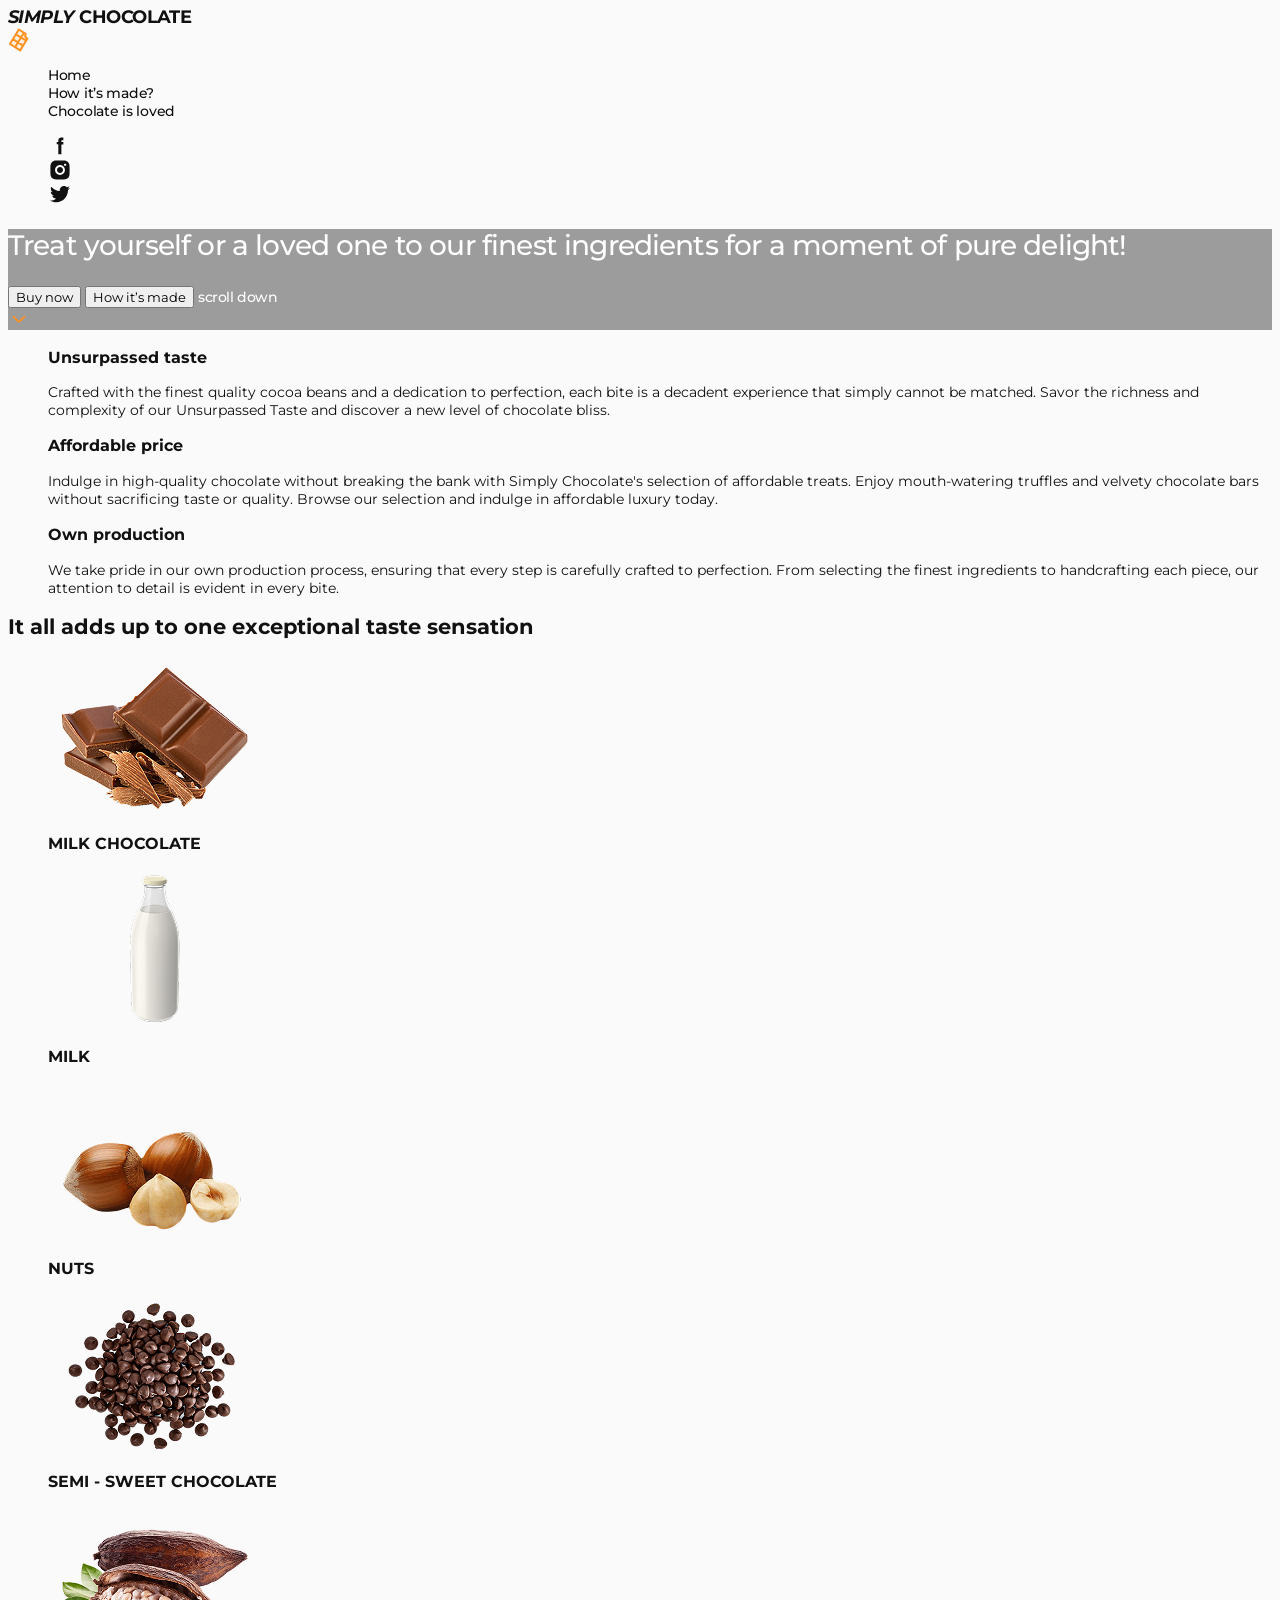
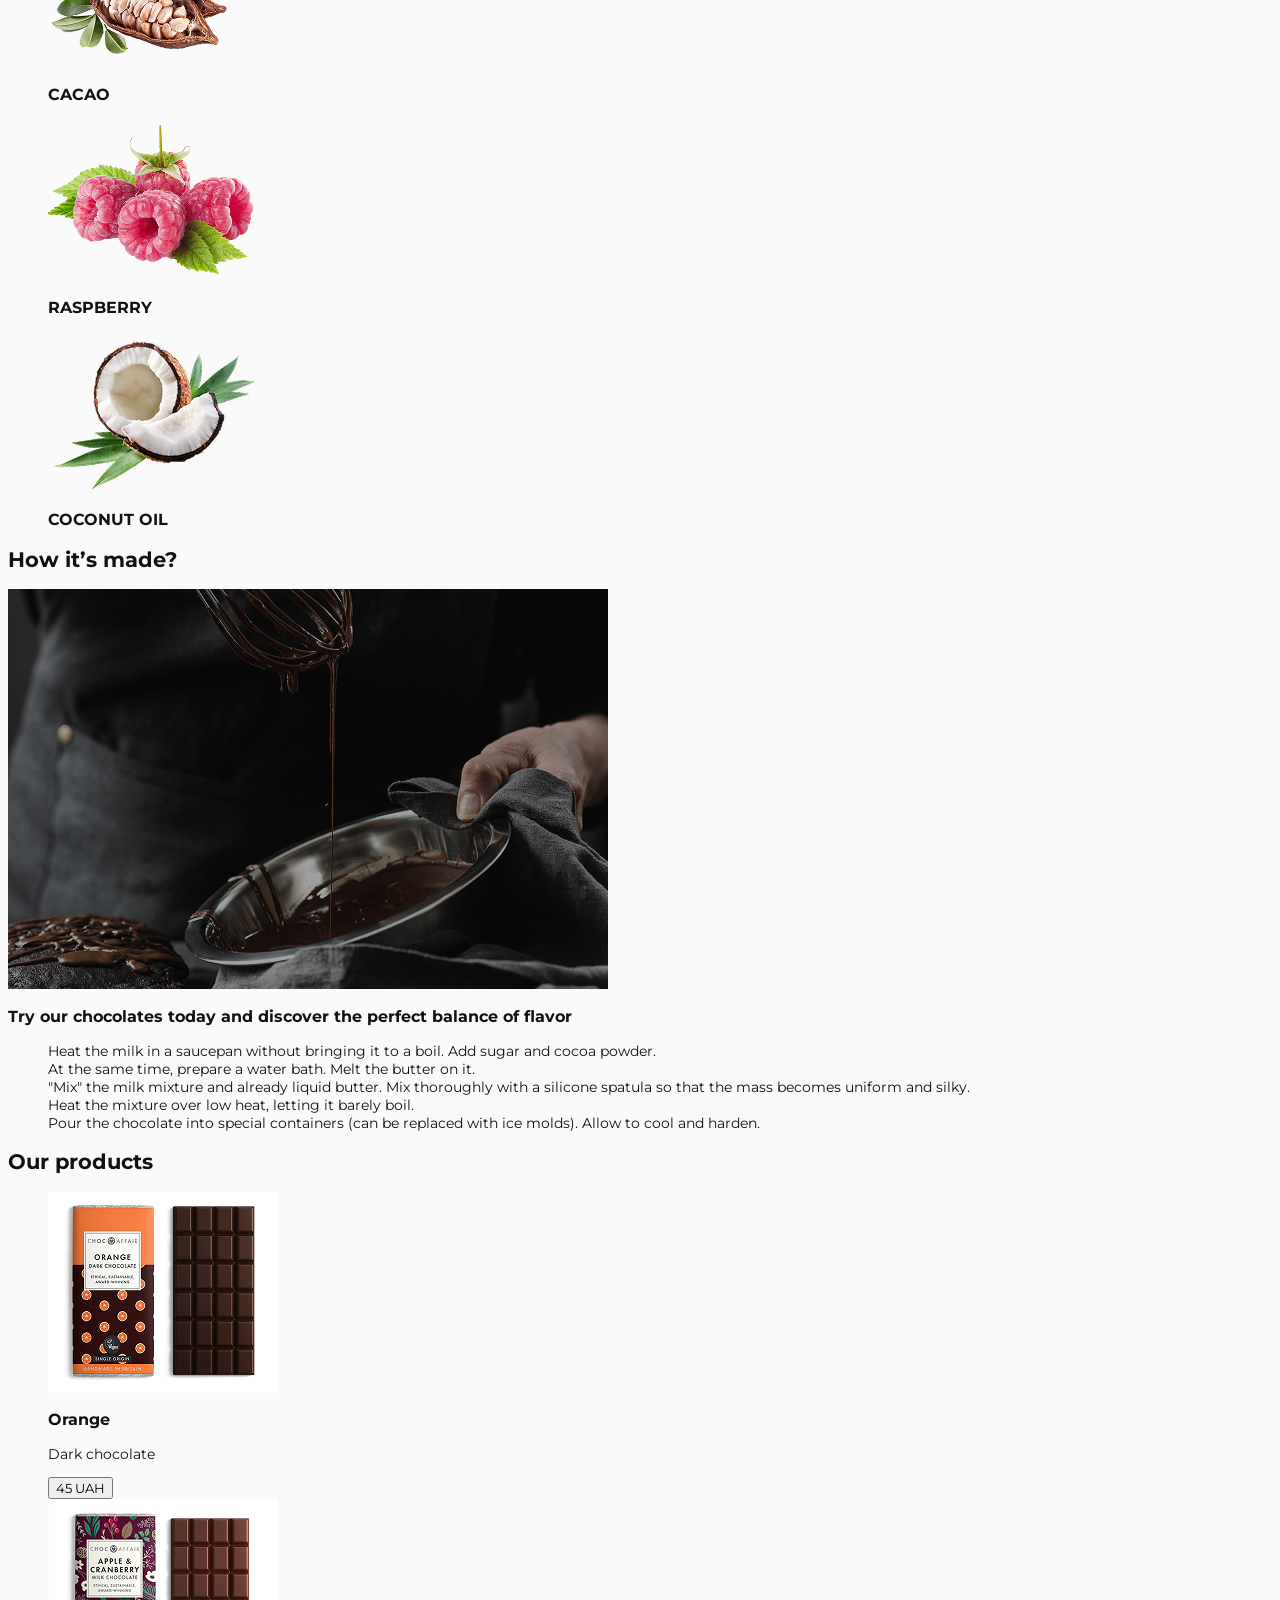
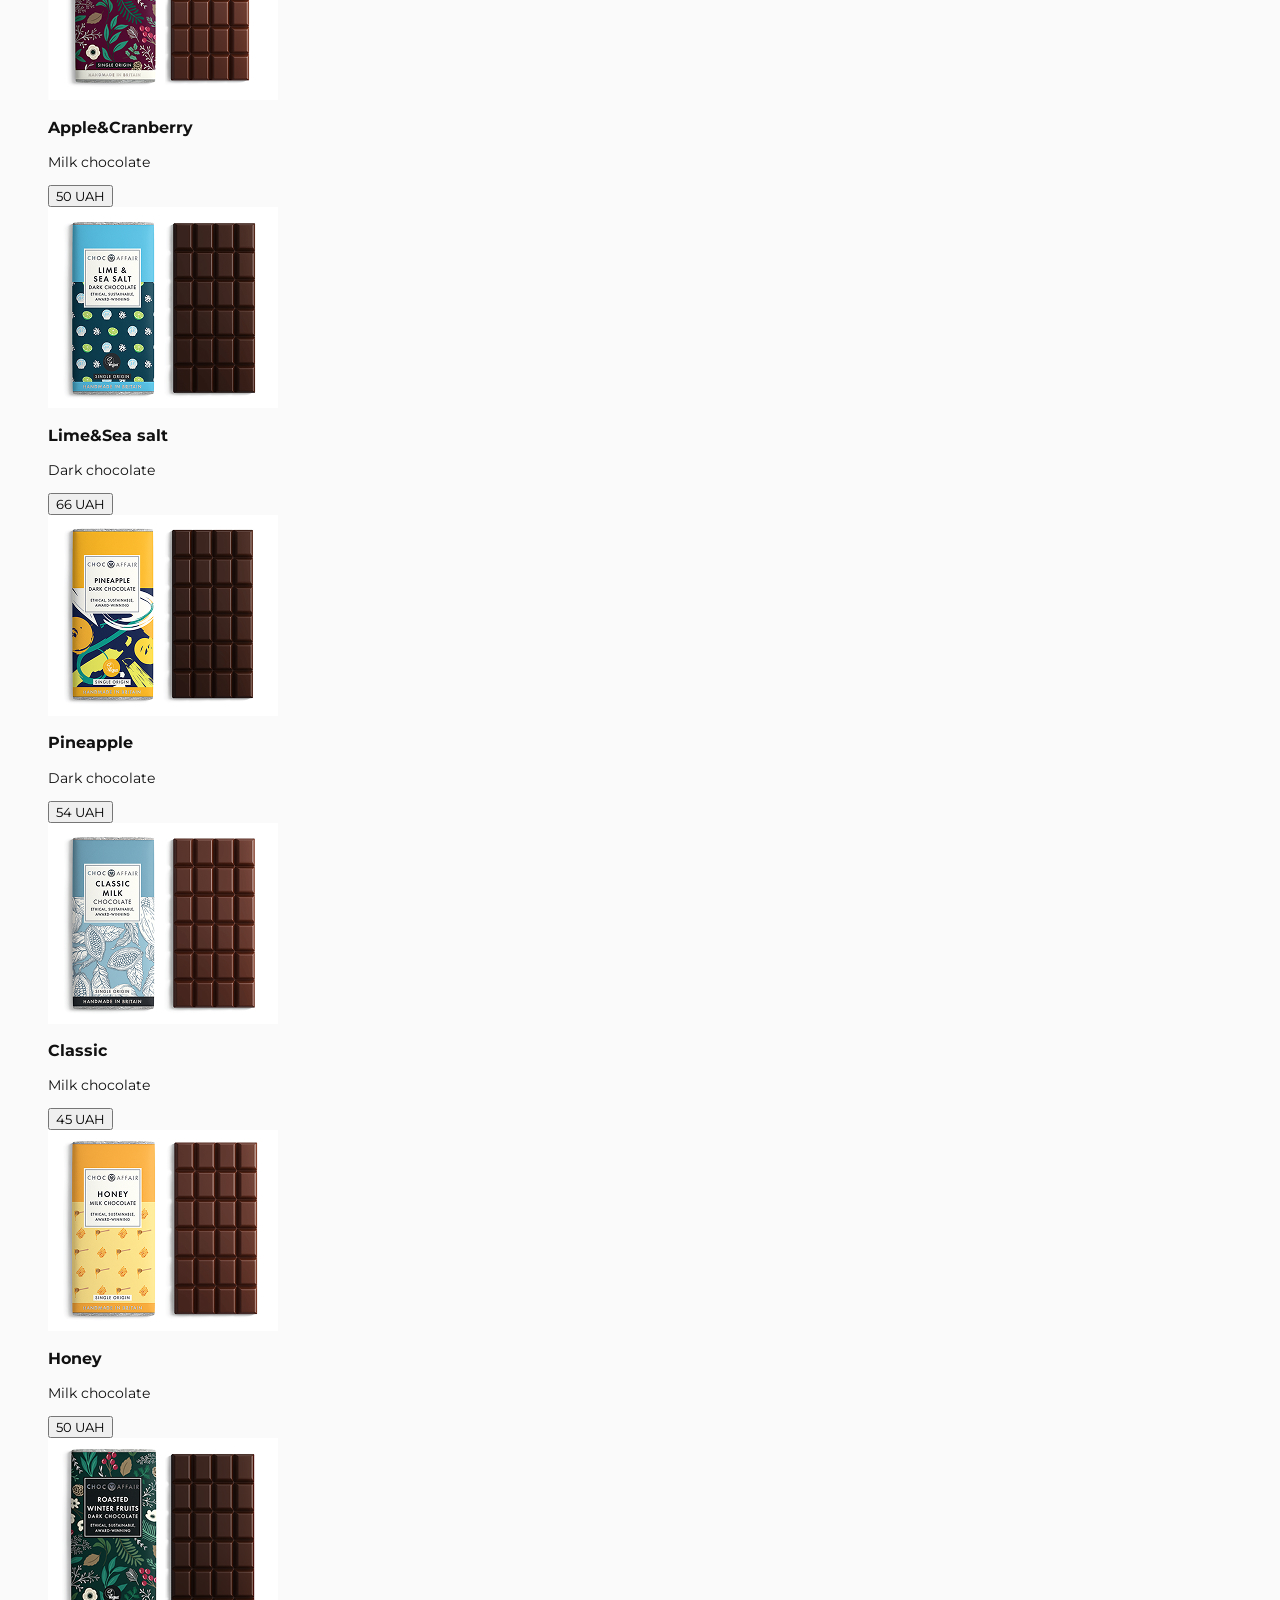
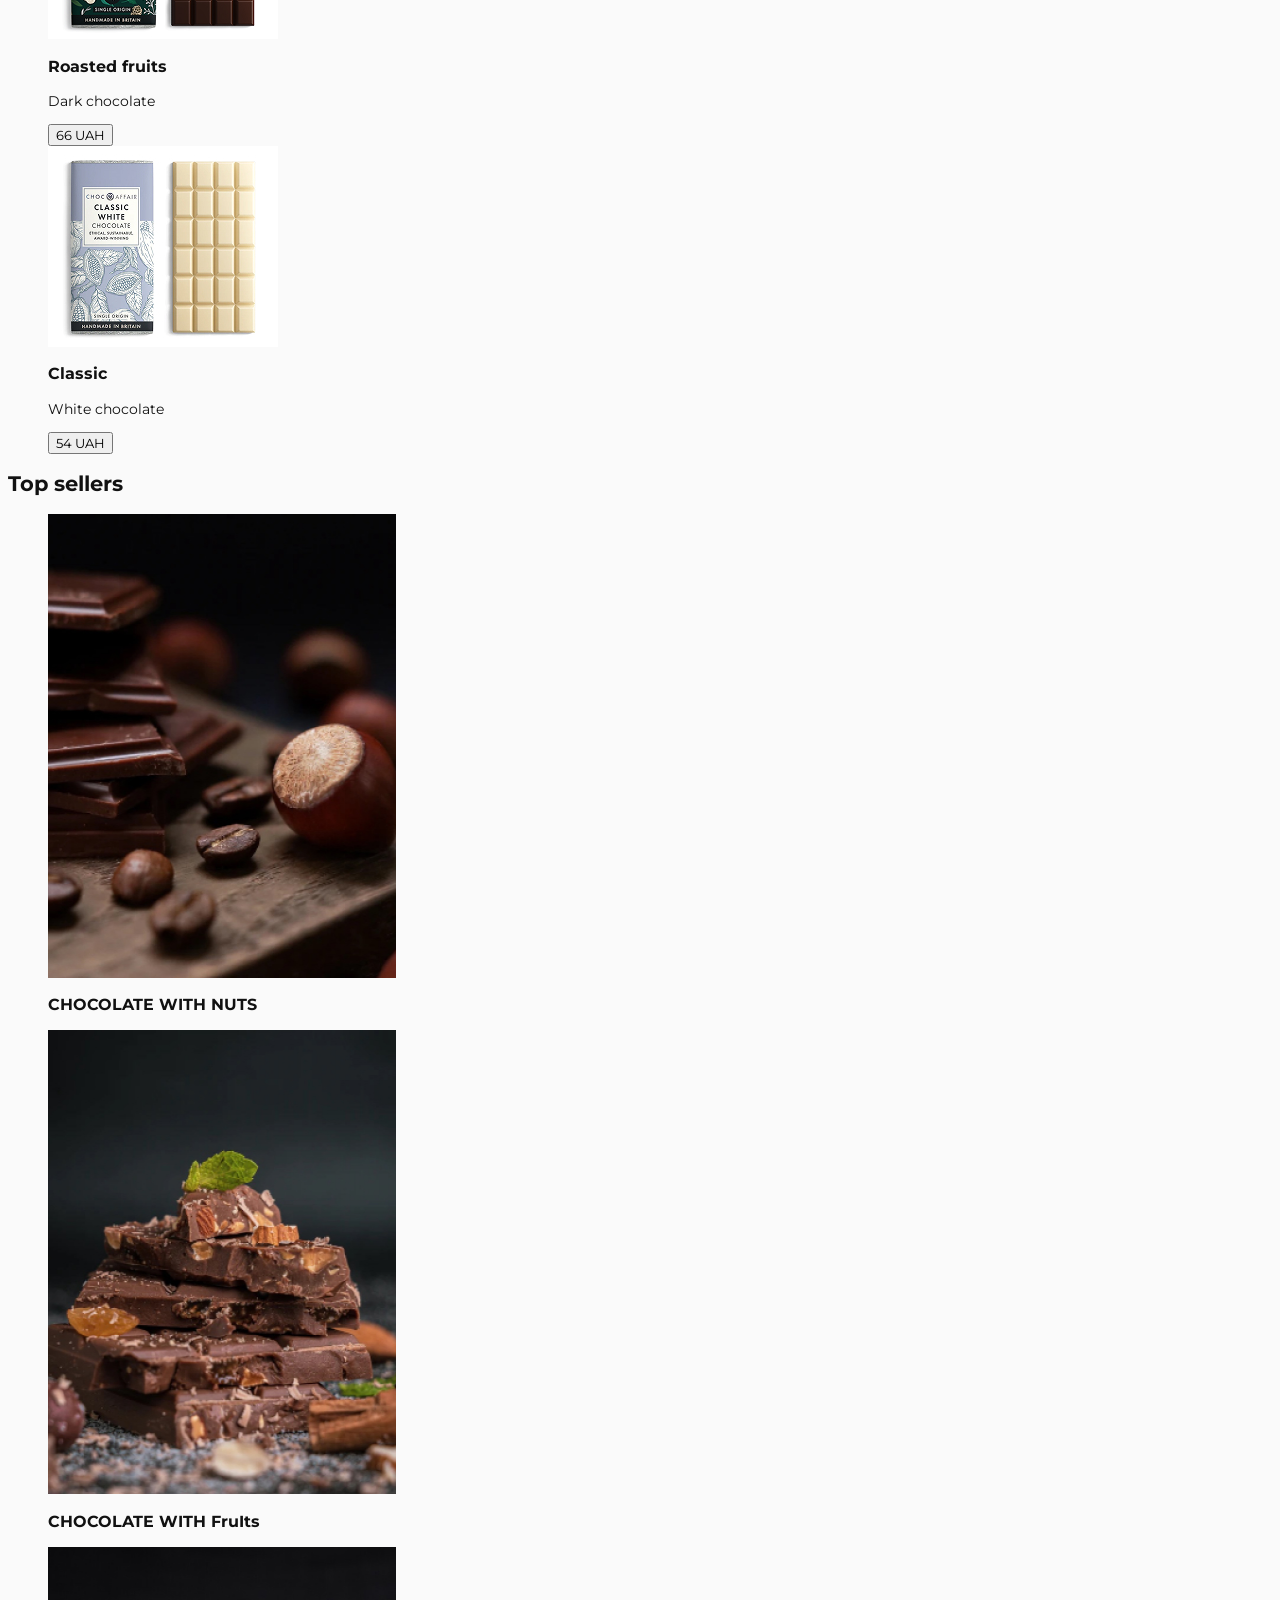
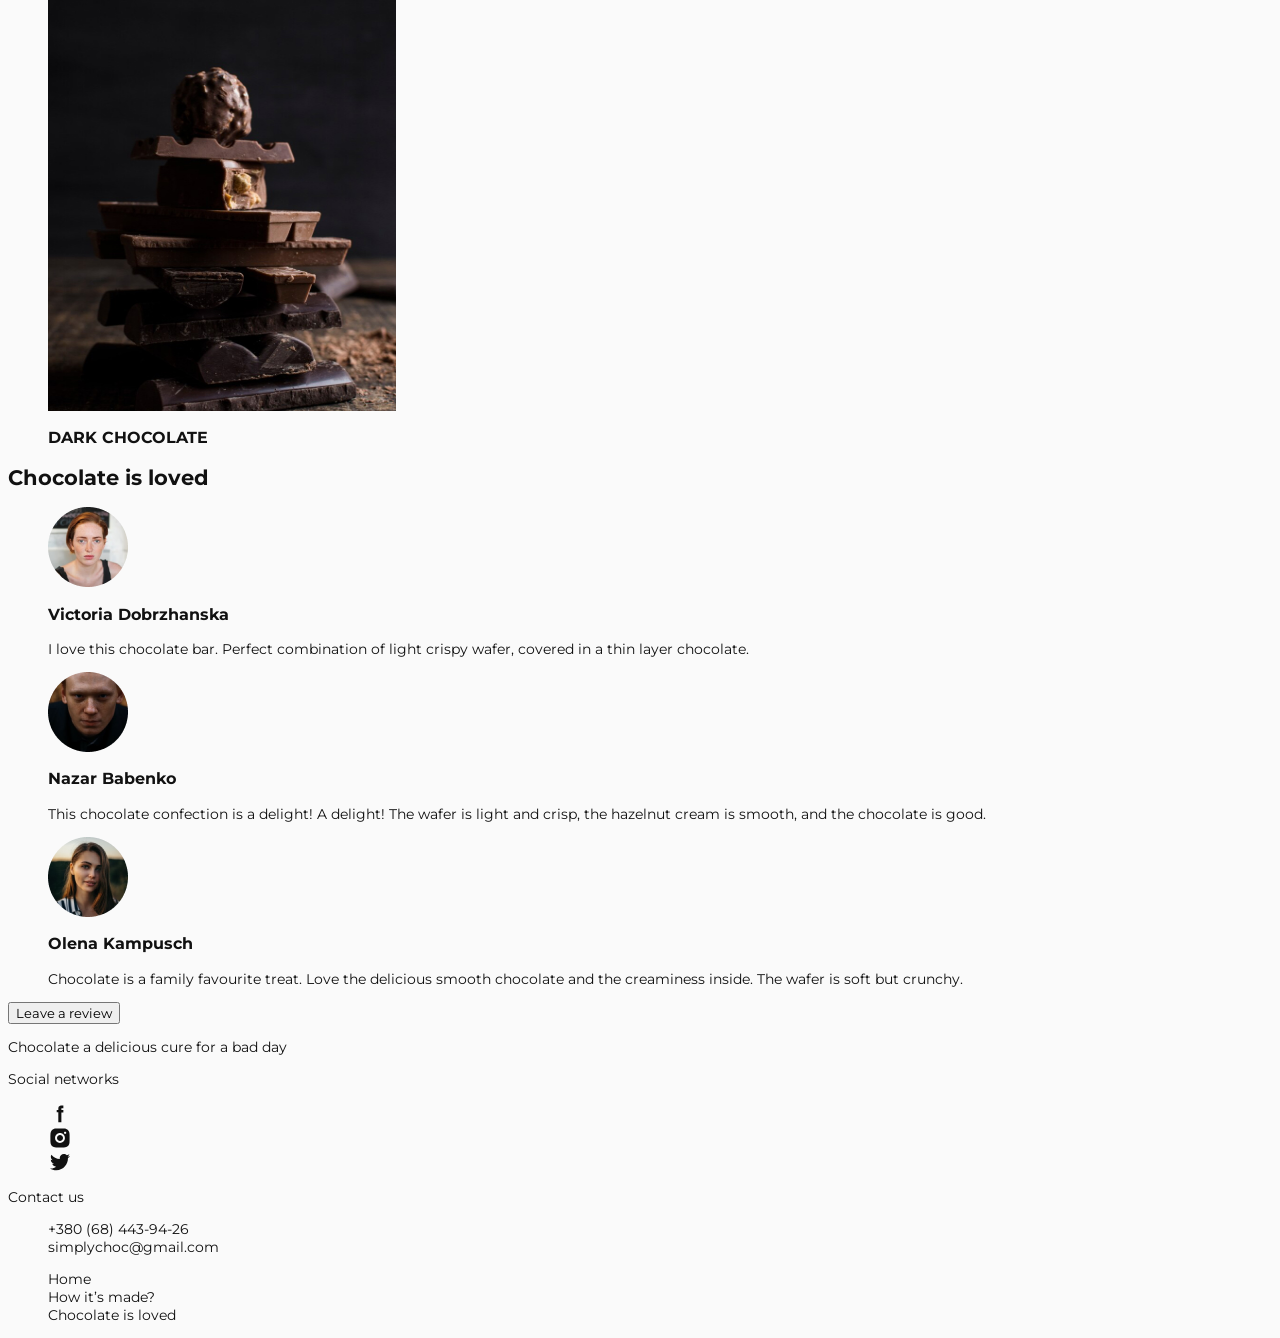
<file: module-02/lesson-02/index.html>
<!doctype html>
<html lang="en">
  <head>
    <meta charset="UTF-8" />
    <meta name="viewport" content="width=device-width, initial-scale=1.0" />
    <meta
      name="description"
      content="Treat yourself or a loved one to our finest ingredients for a moment of pure delight!"
    />
    <meta name="keywords" content="milk chocolate cacao" />
    <title>Simply Chocolate</title>
    <link
      rel="shortcut icon"
      href="./images/icons/logo.svg"
      type="image/svg+xml"
    />
    <!-- Fonts CSS -->
    <link rel="preconnect" href="https://fonts.googleapis.com" />
    <link rel="preconnect" href="https://fonts.gstatic.com" crossorigin />
    <link
      href="https://fonts.googleapis.com/css2?family=Montserrat:ital,wght@0,100..900;1,100..900&family=Raleway:ital,wght@0,100..900;1,100..900&display=swap"
      rel="stylesheet"
    />
    <!-- Critical CSS -->
    <!-- <style>
      header {
        background-color: darkblue;
      }
      a {
        color: tomato;
      }
    </style> -->
    <!-- Vendors CSS -->

    <!-- Customs CSS -->
    <link rel="stylesheet" href="./css/styles.css" />
  </head>
  <body>
    <!-- #region Header -->
    <header class="header" id="home">
      <nav class="header-nav">
        <a class="header-logo logo" href="#">
          <i>Simply</i> Chocolate
          <img
            class="logo-icon"
            src="./images/icons/logo.svg"
            alt="Simply Chocolate logo"
            width="24"
            height="24"
          />
        </a>

        <ul class="header-nav-menu menu">
          <li class="menu-item">
            <a class="menu-link" href="#home">Home</a>
          </li>
          <li class="menu-item">
            <a class="menu-link" href="#made">How it’s made?</a>
          </li>
          <li class="menu-item">
            <a class="menu-link current" href="#reviews">Chocolate is loved</a>
          </li>
        </ul>
      </nav>

      <ul class="socials">
        <li class="socials-item">
          <a
            class="socials-link"
            href="https://facebook.com"
            target="_blank"
            rel="noopener noreferrer"
            aria-label="Link to facebook.com"
          >
            <img
              class="socials-icon"
              src="./images/icons/facebook.svg"
              alt="icon 1"
              width="24"
              height="24"
            />
          </a>
        </li>
        <li class="socials-item">
          <a
            class="socials-link"
            href="https://instagram.com"
            target="_blank"
            rel="noopener noreferrer"
            aria-label="Link to instagram.com"
          >
            <img
              class="socials-icon"
              src="./images/icons/instagram.svg"
              alt="icon 2"
              width="24"
              height="24"
            />
          </a>
        </li>
        <li class="socials-item">
          <a
            class="socials-link"
            href="https://twitter.com"
            target="_blank"
            rel="noopener noreferrer"
            aria-label="Link to twitter.com"
          >
            <img
              class="socials-icon"
              src="./images/icons/twitter.svg"
              alt="icon 3"
              width="24"
              height="24"
            />
          </a>
        </li>
      </ul>
    </header>
    <!-- #endregion -->
    <main>
      <!-- Hero section -->
      <section class="hero">
        <h1 class="hero-title">
          Treat yourself or a loved one to our finest ingredients for a moment
          of pure delight!
        </h1>
        <button class="hero-btn btn-accent" type="button">Buy now</button>
        <button class="hero-btn btn-primary" type="button">
          How it’s made
        </button>
        <a class="hero-link" href="#benefits">
          scroll down
          <img
            class="hero-link-icon"
            src="./images/icons/arrow-down.svg"
            alt="Arrow down icon"
            width="22"
            height="22"
          />
        </a>
      </section>
      <!-- Benefits section -->
      <section id="benefits">
        <h2 class="visually-hidden">Simply Chocolate benefits</h2>
        <ul>
          <li>
            <h3>Unsurpassed taste</h3>
            <p>
              Crafted with the finest quality cocoa beans and a dedication to
              perfection, each bite is a decadent experience that simply cannot
              be matched. Savor the richness and complexity of our Unsurpassed
              Taste and discover a new level of chocolate bliss.
            </p>
          </li>
          <li>
            <h3>Affordable price</h3>
            <p>
              Indulge in high-quality chocolate without breaking the bank with
              Simply Chocolate's selection of affordable treats. Enjoy
              mouth-watering truffles and velvety chocolate bars without
              sacrificing taste or quality. Browse our selection and indulge in
              affordable luxury today.
            </p>
          </li>
          <li>
            <h3>Own production</h3>
            <p>
              We take pride in our own production process, ensuring that every
              step is carefully crafted to perfection. From selecting the finest
              ingredients to handcrafting each piece, our attention to detail is
              evident in every bite.
            </p>
          </li>
        </ul>
      </section>
      <!-- Ingredients section -->
      <section>
        <h2 class="section-title ingredisnts-title">
          It all adds up to one exceptional
          <span class="">taste</span> sensation
        </h2>
        <ul>
          <li>
            <img
              src="./images/ingredients/img-1.png"
              alt="MILK CHOCOLATE"
              width="214"
              height="160"
            />
            <h3>MILK CHOCOLATE</h3>
          </li>
          <li>
            <img
              src="./images/ingredients/img-2.png"
              alt="MILK"
              width="214"
              height="160"
            />
            <h3>MILK</h3>
          </li>
          <li>
            <img
              src="./images/ingredients/img-3.png"
              alt="NUTS"
              width="214"
              height="160"
            />
            <h3>NUTS</h3>
          </li>
          <li>
            <img
              src="./images/ingredients/img-4.png"
              alt="SEMI - SWEET CHOCOLATE"
              width="214"
              height="160"
            />
            <h3>SEMI - SWEET CHOCOLATE</h3>
          </li>
          <li>
            <img
              src="./images/ingredients/img-5.png"
              alt="CACAO"
              width="214"
              height="160"
            />
            <h3>CACAO</h3>
          </li>
          <li>
            <img
              src="./images/ingredients/img-6.png"
              alt="RASPBERRY"
              width="214"
              height="160"
            />
            <h3>RASPBERRY</h3>
          </li>
          <li>
            <img
              src="./images/ingredients/img-7.png"
              alt="COCONUT OIL"
              width="214"
              height="160"
            />
            <h3>COCONUT OIL</h3>
          </li>
        </ul>
      </section>
      <!-- Made section -->
      <section id="made">
        <h2 class="section-title">How it’s <span>made</span>?</h2>
        <img
          src="./images/made/image.jpg"
          alt="Cooking chocolate"
          width="600"
          height="400"
        />
        <h3>
          Try our chocolates today and discover the perfect balance of flavor
        </h3>
        <ol>
          <li>
            Heat the milk in a saucepan without bringing it to a boil. Add sugar
            and cocoa powder.
          </li>
          <li>
            At the same time, prepare a water bath. Melt the butter on it.
          </li>
          <li>
            "Mix" the milk mixture and already liquid butter. Mix thoroughly
            with a silicone spatula so that the mass becomes uniform and silky.
          </li>
          <li>Heat the mixture over low heat, letting it barely boil.</li>
          <li>
            Pour the chocolate into special containers (can be replaced with ice
            molds). Allow to cool and harden.
          </li>
        </ol>
      </section>
      <!-- Products section -->
      <section>
        <h2>Our <span>products</span></h2>
        <ul>
          <li>
            <img
              src="./images/products/img-1.jpg"
              alt="Orange "
              width="230"
              height="201"
            />
            <h3>Orange</h3>
            <p>Dark chocolate</p>
            <button type="button">45 UAH</button>
          </li>
          <li>
            <img
              src="./images/products/img-2.jpg"
              alt="Apple&Cranberry"
              width="230"
              height="201"
            />
            <h3>Apple&Cranberry</h3>
            <p>Milk chocolate</p>
            <button type="button">50 UAH</button>
          </li>
          <li>
            <img
              src="./images/products/img-3.jpg"
              alt="Lime&Sea salt"
              width="230"
              height="201"
            />
            <h3>Lime&Sea salt</h3>
            <p>Dark chocolate</p>
            <button type="button">66 UAH</button>
          </li>
          <li>
            <img
              src="./images/products/img-4.jpg"
              alt="Pineapple"
              width="230"
              height="201"
            />
            <h3>Pineapple</h3>
            <p>Dark chocolate</p>
            <button type="button">54 UAH</button>
          </li>
          <li>
            <img
              src="./images/products/img-5.jpg"
              alt="Classic"
              width="230"
              height="201"
            />
            <h3>Classic</h3>
            <p>Milk chocolate</p>
            <button type="button">45 UAH</button>
          </li>
          <li>
            <img
              src="./images/products/img-6.jpg"
              alt="Honey"
              width="230"
              height="201"
            />
            <h3>Honey</h3>
            <p>Milk chocolate</p>
            <button type="button">50 UAH</button>
          </li>
          <li>
            <img
              src="./images/products/img-7.jpg"
              alt="Roasted fruits"
              width="230"
              height="201"
            />
            <h3>Roasted fruits</h3>
            <p>Dark chocolate</p>
            <button type="button">66 UAH</button>
          </li>
          <li>
            <img
              src="./images/products/img-8.jpg"
              alt="Classic"
              width="230"
              height="201"
            />
            <h3>Classic</h3>
            <p>White chocolate</p>
            <button type="button">54 UAH</button>
          </li>
        </ul>
      </section>
      <!-- Bestsellers section -->
      <section>
        <h2><span>Top</span> sellers</h2>
        <ul>
          <li>
            <img
              src="./images/bestsellers/img-1.jpg"
              alt="CHOCOLATE WITH NUTS"
              width="348"
              height="464"
            />
            <h3>CHOCOLATE WITH NUTS</h3>
          </li>
          <li>
            <img
              src="./images/bestsellers/img-2.jpg"
              alt="CHOCOLATE WITH FruIts"
              width="348"
              height="464"
            />
            <h3>CHOCOLATE WITH FruIts</h3>
          </li>
          <li>
            <img
              src="./images/bestsellers/img-3.jpg"
              alt="DARK CHOCOLATE"
              width="348"
              height="464"
            />
            <h3>DARK CHOCOLATE</h3>
          </li>
        </ul>
      </section>
      <!-- Reviews section -->
      <section id="reviews">
        <h2><span>Chocolate</span> is loved</h2>
        <ul>
          <li>
            <img
              src="./images/reviews/img-1.png"
              alt="Victoria Dobrzhanska"
              width="80"
              height="80"
            />
            <h3>Victoria Dobrzhanska</h3>
            <p>
              I love this chocolate bar. Perfect combination of light crispy
              wafer, covered in a thin layer chocolate.
            </p>
          </li>
          <li>
            <img
              src="./images/reviews/img-2.png"
              alt="Nazar Babenko"
              width="80"
              height="80"
            />
            <h3>Nazar Babenko</h3>
            <p>
              This chocolate confection is a delight! A delight! The wafer is
              light and crisp, the hazelnut cream is smooth, and the chocolate
              is good.
            </p>
          </li>
          <li>
            <img
              src="./images/reviews/img-3.png"
              alt="Olena Kampusch"
              width="80"
              height="80"
            />
            <h3>Olena Kampusch</h3>
            <p>
              Chocolate is a family favourite treat. Love the delicious smooth
              chocolate and the creaminess inside. The wafer is soft but
              crunchy.
            </p>
          </li>
        </ul>
        <button type="button">Leave a review</button>
      </section>
    </main>
    <!-- Footer -->
    <footer>
      <p><span>Chocolate</span> a delicious cure for a bad day</p>

      <p>Social networks</p>
      <ul>
        <li>
          <a
            href="https://facebook.com"
            target="_blank"
            rel="noopener noreferrer"
            aria-label="Link to facebook.com"
          >
            <img
              src="./images/icons/facebook.svg"
              alt="icon 1"
              width="24"
              height="24"
            />
          </a>
        </li>
        <li>
          <a
            href="https://instagram.com"
            target="_blank"
            rel="noopener noreferrer"
            aria-label="Link to instagram.com"
          >
            <img
              src="./images/icons/instagram.svg"
              alt="icon 2"
              width="24"
              height="24"
            />
          </a>
        </li>
        <li>
          <a
            href="https://twitter.com"
            target="_blank"
            rel="noopener noreferrer"
            aria-label="Link to twitter.com"
          >
            <img
              src="./images/icons/twitter.svg"
              alt="icon 3"
              width="24"
              height="24"
            />
          </a>
        </li>
      </ul>

      <address>
        <p>Contact us</p>
        <ul>
          <li>
            <a href="tel:+380684439426">+380 (68) 443-94-26</a>
          </li>
          <li>
            <a href="mailto:simplychoc@gmail.com">simplychoc@gmail.com</a>
          </li>
        </ul>
      </address>

      <ul>
        <li>
          <a href="#home">Home</a>
        </li>
        <li>
          <a href="#made">How it’s made?</a>
        </li>
        <li>
          <a href="#reviews">Chocolate is loved</a>
        </li>
      </ul>
    </footer>
  </body>
</html>
</file>
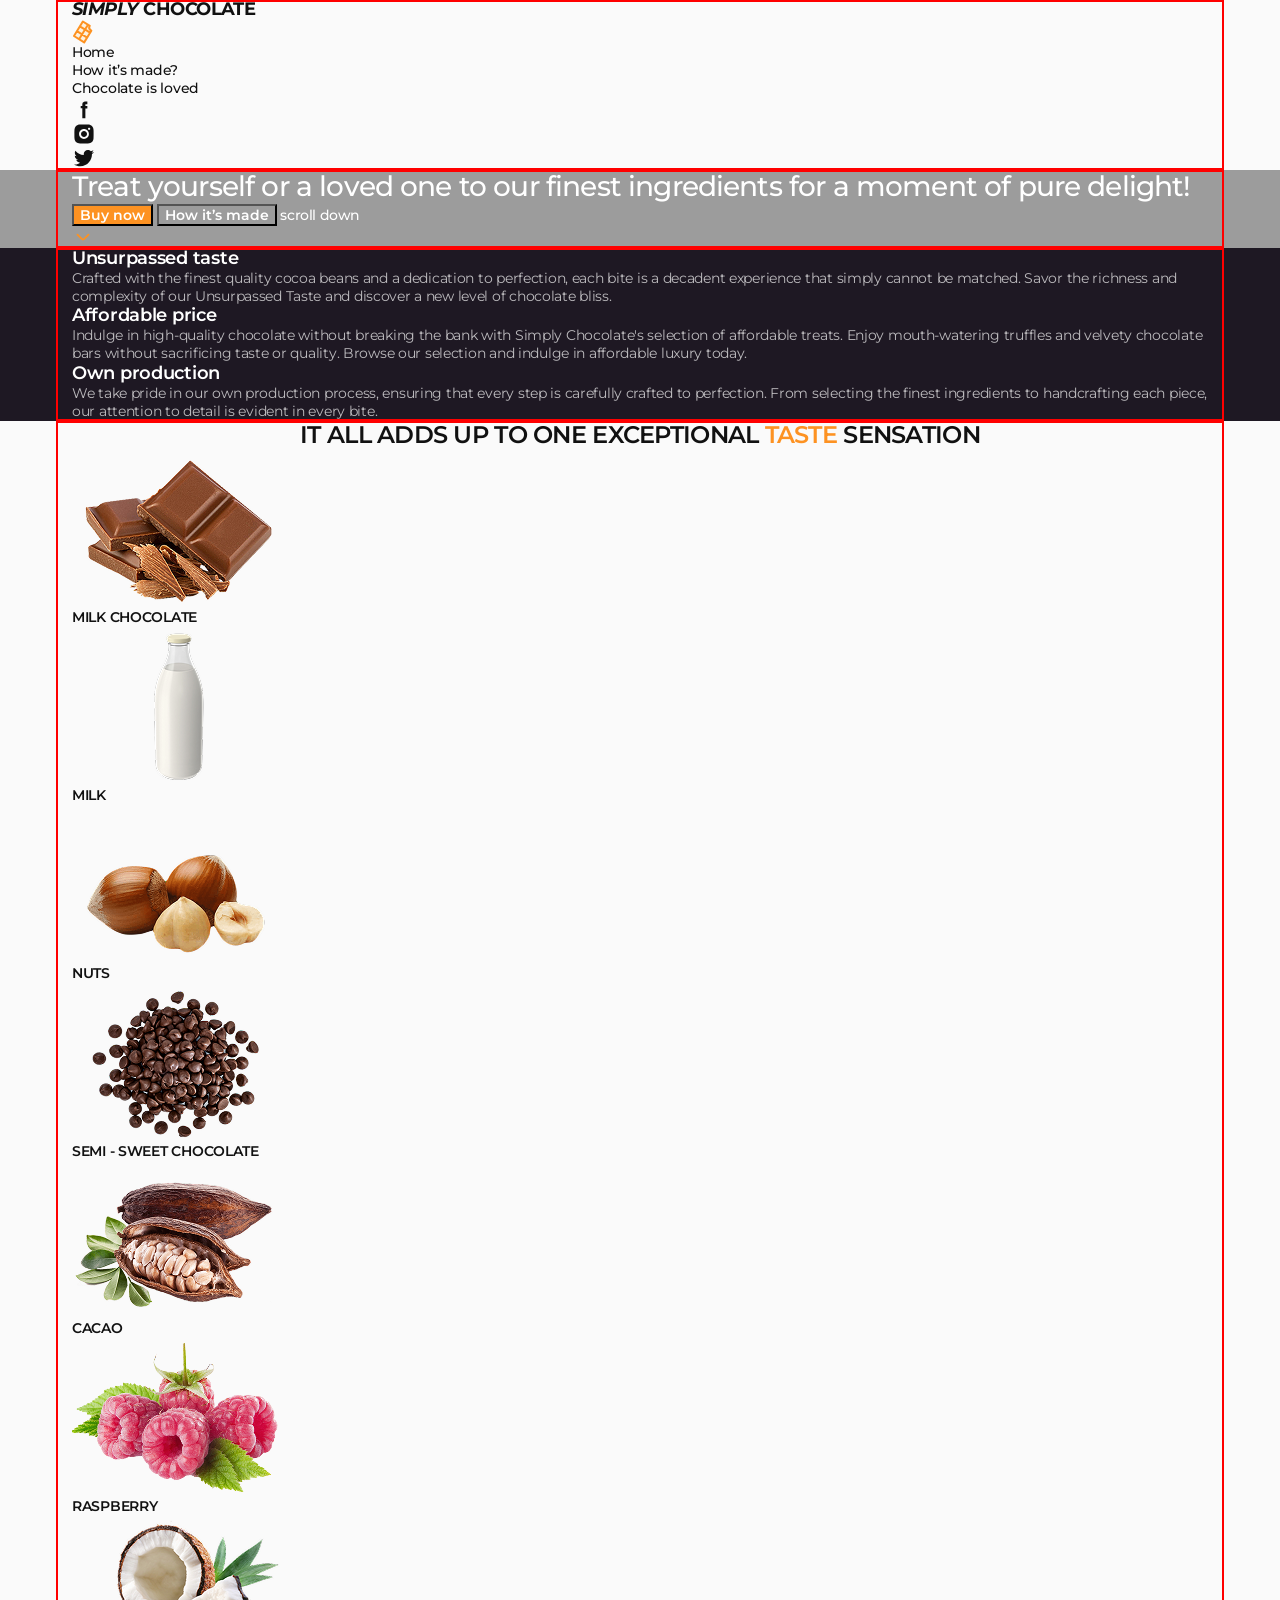
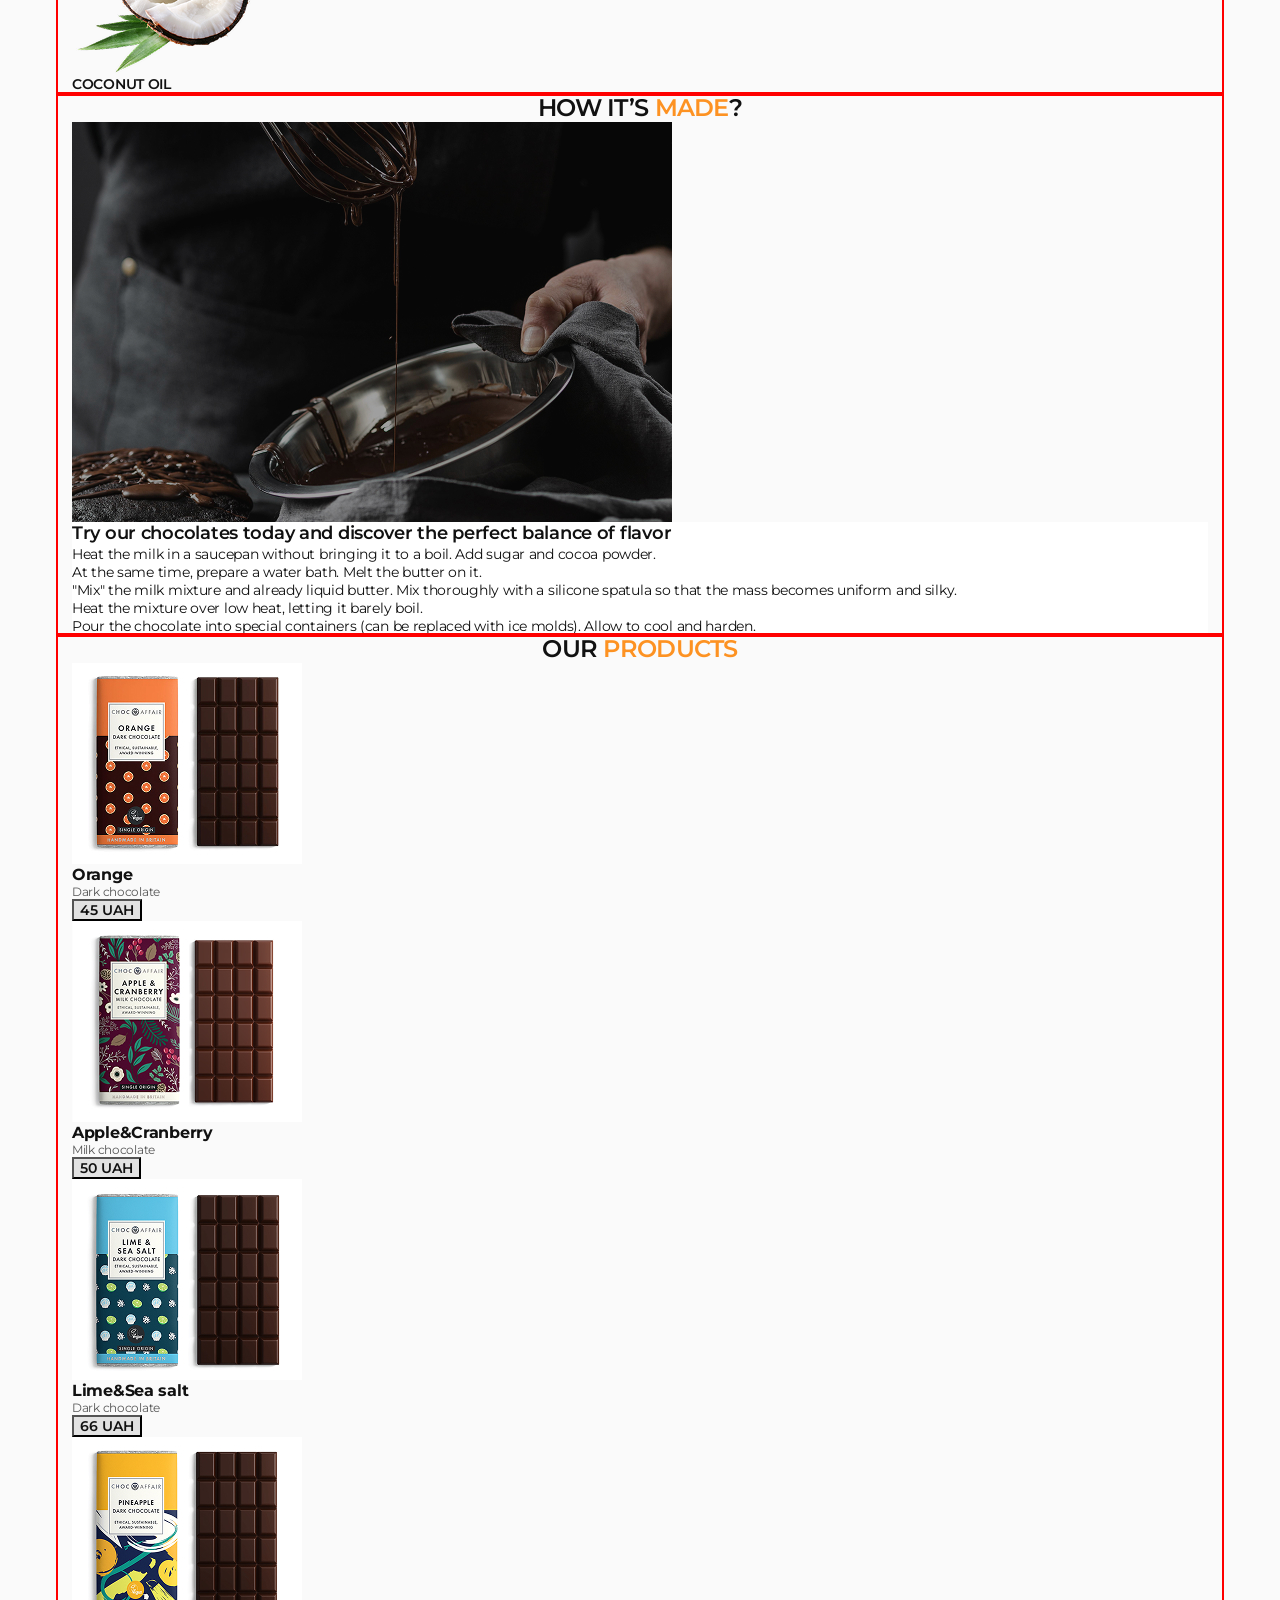
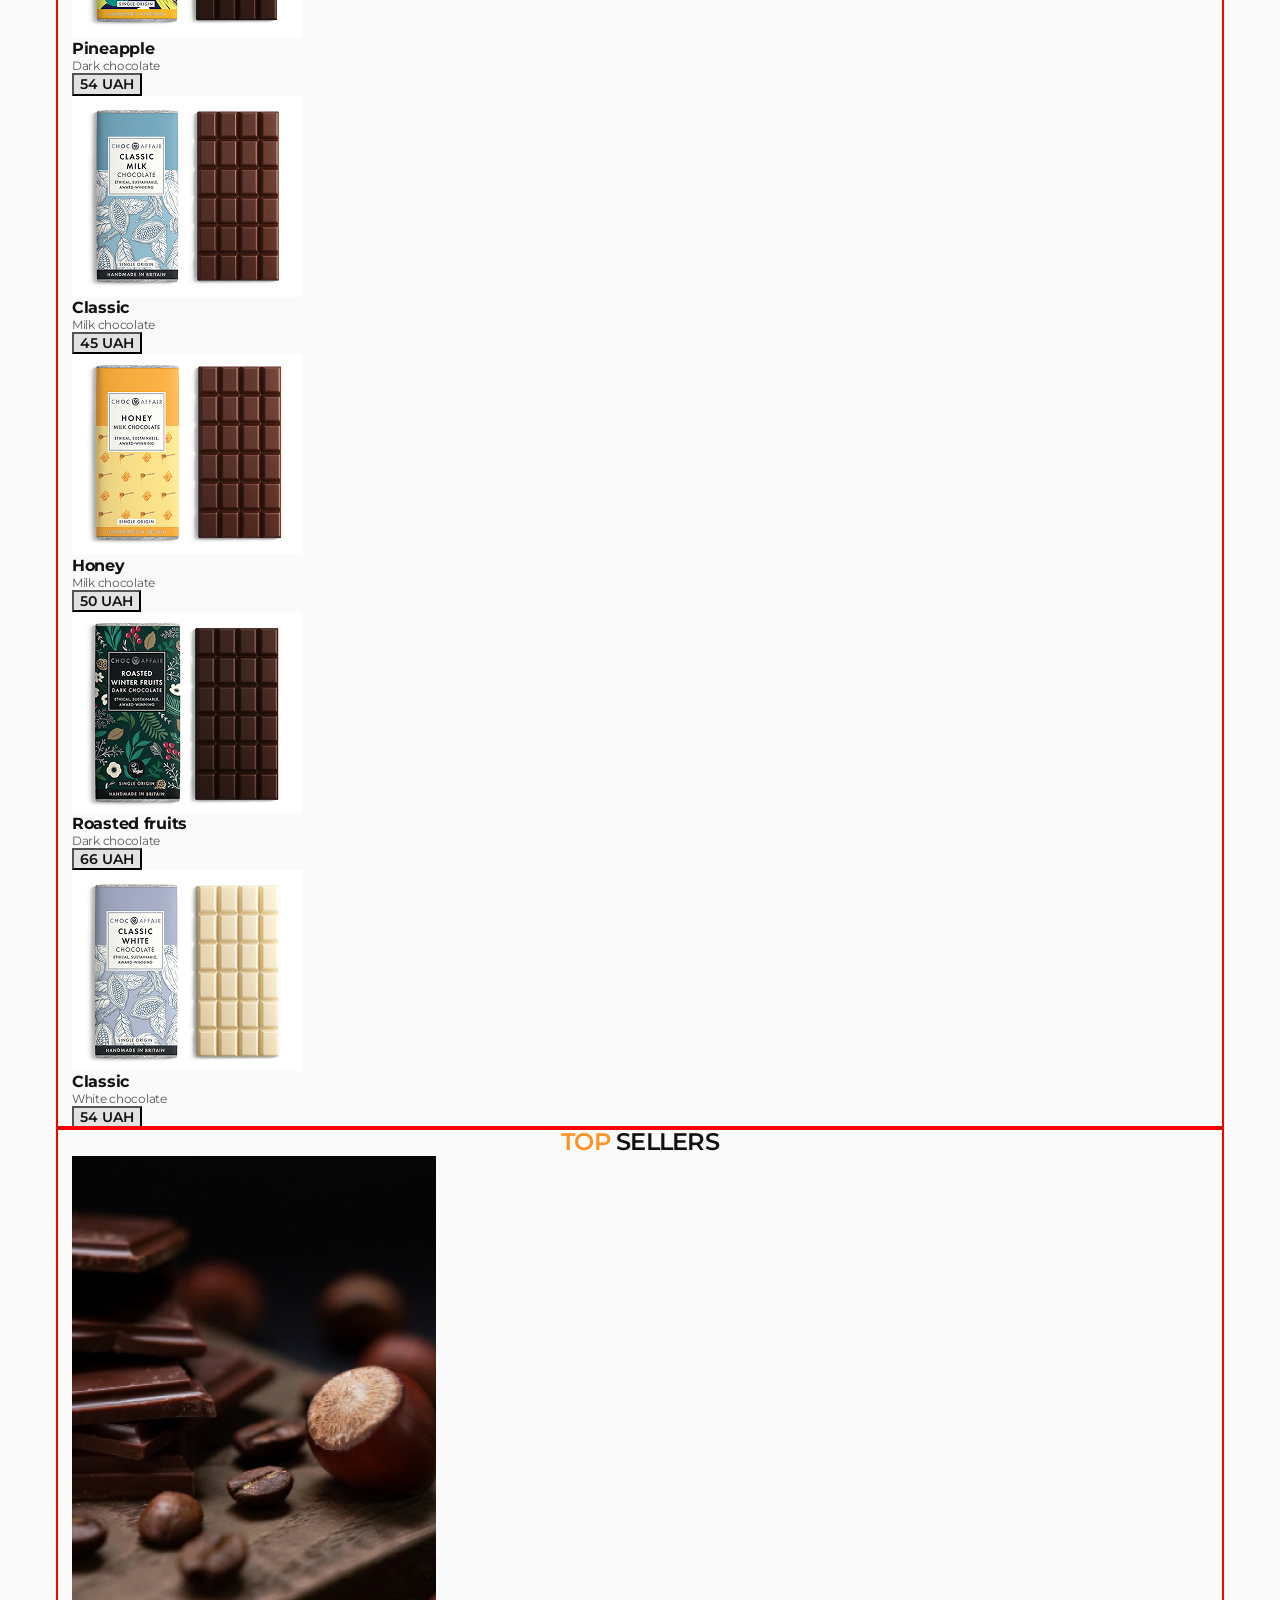
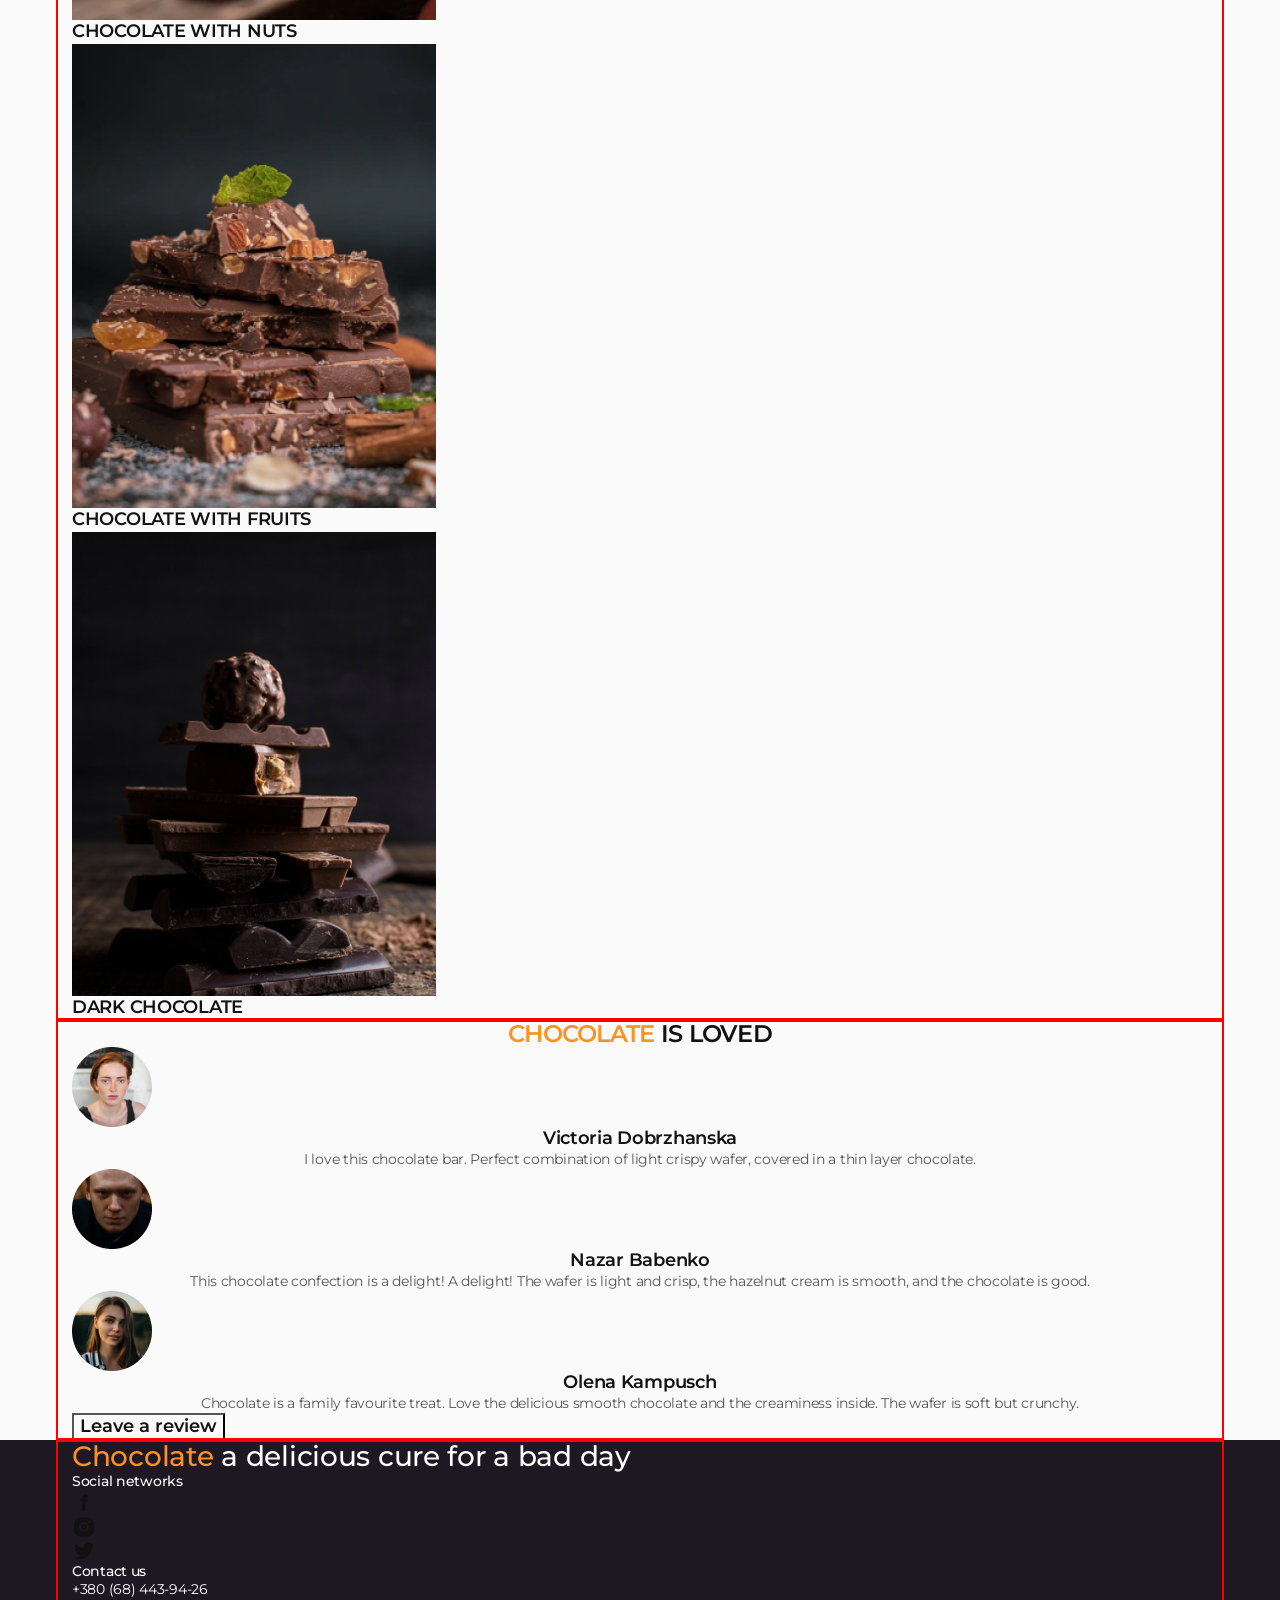
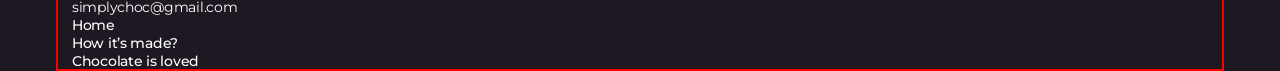
<file: module-03/lesson-01/index.html>
<!doctype html>
<html lang="en">
  <head>
    <meta charset="UTF-8" />
    <meta name="viewport" content="width=device-width, initial-scale=1.0" />
    <meta
      name="description"
      content="Treat yourself or a loved one to our finest ingredients for a moment of pure delight!"
    />
    <meta name="keywords" content="milk chocolate cacao" />
    <title>Simply Chocolate</title>
    <link
      rel="shortcut icon"
      href="./images/icons/logo.svg"
      type="image/svg+xml"
    />
    <!-- Fonts CSS -->
    <link rel="preconnect" href="https://fonts.googleapis.com" />
    <link rel="preconnect" href="https://fonts.gstatic.com" crossorigin />
    <link
      href="https://fonts.googleapis.com/css2?family=Montserrat:ital,wght@0,100..900;1,100..900&family=Raleway:ital,wght@0,100..900;1,100..900&display=swap"
      rel="stylesheet"
    />

    <!-- Normalize CSS -->
    <link
      rel="stylesheet"
      href="https://cdn.jsdelivr.net/npm/modern-normalize@3.0.1/modern-normalize.min.css"
    />

    <!-- Customs CSS -->
    <link rel="stylesheet" href="./css/styles.css" />
  </head>
  <body>
    <!-- #region Header -->
    <header class="header" id="home">
      <div class="container">
        <nav class="header-nav">
          <a class="logo" href="index.html">
            <i class="logo-accent">Simply</i> Chocolate
            <img
              class="logo-icon"
              src="./images/icons/logo.svg"
              alt="Site logo: chocolate"
              width="24"
              height="24"
            />
          </a>
          <ul class="header-menu menu">
            <li class="menu-item">
              <a class="menu-link" href="#home">Home</a>
            </li>
            <li class="menu-item">
              <a class="menu-link" href="#made">How it’s made?</a>
            </li>
            <li class="menu-item">
              <a class="menu-link" href="#reviews">Chocolate is loved</a>
            </li>
          </ul>
        </nav>
        <ul class="socials socials-dark">
          <li class="socials-item">
            <a
              class="socials-link"
              href="https://facebook.com"
              target="_blank"
              rel="noopener noreferrer"
              aria-label="Link to facebook.com"
            >
              <img
                class="socials-icon"
                src="./images/icons/facebook.svg"
                alt="Icon facebook"
                width="24"
                height="24"
              />
            </a>
          </li>
          <li class="socials-item">
            <a
              class="socials-link"
              href="https://instagram.com"
              target="_blank"
              rel="noopener noreferrer"
              aria-label="Link to instagram.com"
            >
              <img
                class="socials-icon"
                src="./images/icons/instagram.svg"
                alt="Icon instagram"
                width="24"
                height="24"
              />
            </a>
          </li>
          <li class="socials-item">
            <a
              class="socials-link"
              href="https://twitter.com"
              target="_blank"
              rel="noopener noreferrer"
              aria-label="Link to twitter.com"
            >
              <img
                class="socials-icon"
                src="./images/icons/twitter.svg"
                alt="Icon twitter"
                width="24"
                height="24"
              />
            </a>
          </li>
        </ul>
      </div>
    </header>
    <!-- #endregion -->

    <main>
      <!-- #region Hero section -->
      <section class="hero">
        <div class="container">
          <h1 class="hero-title">
            Treat yourself or a loved one to our finest ingredients for a moment
            of pure delight!
          </h1>
          <button class="btn btn-accent" type="button" id="action-btn">
            Buy now
          </button>
          <button class="btn btn-light" type="button">How it’s made</button>
          <a class="hero-link" href="#benefits">
            scroll down
            <img
              src="./images/icons/arrow-down.svg"
              alt="arrow down"
              width="22"
              height="22"
            />
          </a>
        </div>
      </section>
      <!-- #endregion -->
      <!-- #region Benefits section -->
      <section class="benefits" id="benefits">
        <div class="container">
          <h2 class="visually-hidden">Benefits of our chocolate</h2>
          <ul class="benefits-list">
            <li class="benefits-item">
              <h3 class="benefits-caption">Unsurpassed taste</h3>
              <p class="benefits-text">
                Crafted with the finest quality cocoa beans and a dedication to
                perfection, each bite is a decadent experience that simply
                cannot be matched. Savor the richness and complexity of our
                Unsurpassed Taste and discover a new level of chocolate bliss.
              </p>
            </li>
            <li class="benefits-item">
              <h3 class="benefits-caption">Affordable price</h3>
              <p class="benefits-text">
                Indulge in high-quality chocolate without breaking the bank with
                Simply Chocolate's selection of affordable treats. Enjoy
                mouth-watering truffles and velvety chocolate bars without
                sacrificing taste or quality. Browse our selection and indulge
                in affordable luxury today.
              </p>
            </li>
            <li class="benefits-item">
              <h3 class="benefits-caption">Own production</h3>
              <p class="benefits-text">
                We take pride in our own production process, ensuring that every
                step is carefully crafted to perfection. From selecting the
                finest ingredients to handcrafting each piece, our attention to
                detail is evident in every bite.
              </p>
            </li>
          </ul>
        </div>
      </section>
      <!-- #endregion -->
      <!-- #region Ingredients section -->
      <section class="ingredients">
        <div class="container">
          <h2 class="ingredients-title section-title">
            It all adds up to one exceptional
            <span class="accent-text">taste</span> sensation
          </h2>
          <ul class="ingredients-list">
            <li class="ingredients-item">
              <img
                class="ingredients-ill"
                src="./images/ingredients/img-1.png"
                alt="MILK CHOCOLATE"
                width="214"
                height="160"
              />
              <p class="ingredients-caption">MILK CHOCOLATE</p>
            </li>
            <li class="ingredients-item">
              <img
                class="ingredients-ill"
                src="./images/ingredients/img-2.png"
                alt="MILK CHOCOLATE"
                width="214"
                height="160"
              />
              <p class="ingredients-caption">MILK</p>
            </li>
            <li class="ingredients-item">
              <img
                class="ingredients-ill"
                src="./images/ingredients/img-3.png"
                alt="NUTS"
                width="214"
                height="160"
              />
              <p class="ingredients-caption">NUTS</p>
            </li>
            <li class="ingredients-item">
              <img
                class="ingredients-ill"
                src="./images/ingredients/img-4.png"
                alt="SEMI - SWEET CHOCOLATE"
                width="214"
                height="160"
              />
              <p class="ingredients-caption">SEMI - SWEET CHOCOLATE</p>
            </li>
            <li class="ingredients-item">
              <img
                class="ingredients-ill"
                src="./images/ingredients/img-5.png"
                alt="CACAO"
                width="214"
                height="160"
              />
              <p class="ingredients-caption">CACAO</p>
            </li>
            <li class="ingredients-item">
              <img
                class="ingredients-ill"
                src="./images/ingredients/img-6.png"
                alt="RASPBERRY"
                width="214"
                height="160"
              />
              <p class="ingredients-caption">RASPBERRY</p>
            </li>
            <li class="ingredients-item">
              <img
                class="ingredients-ill"
                src="./images/ingredients/img-7.png"
                alt="COCONUT OIL"
                width="214"
                height="160"
              />
              <p class="ingredients-caption">COCONUT OIL</p>
            </li>
          </ul>
        </div>
      </section>
      <!-- #endregion -->
      <!-- #region Made section -->
      <section class="made" id="made">
        <div class="container">
          <h2 class="section-title">
            How it’s <span class="accent-text">made</span>?
          </h2>
          <img
            class="made-img"
            src="./images/made/image.jpg"
            alt="How it’s made?"
            width="600"
            height="400"
          />
          <div class="made-right-side">
            <h3 class="made-subtitle">
              Try our chocolates today and discover the perfect balance of
              flavor
            </h3>
            <ol class="made-recipe">
              <li class="made-recipe-item">
                Heat the milk in a saucepan without bringing it to a boil. Add
                sugar and cocoa powder.
              </li>
              <li class="made-recipe-item">
                At the same time, prepare a water bath. Melt the butter on it.
              </li>
              <li class="made-recipe-item">
                "Mix" the milk mixture and already liquid butter. Mix thoroughly
                with a silicone spatula so that the mass becomes uniform and
                silky.
              </li>
              <li class="made-recipe-item">
                Heat the mixture over low heat, letting it barely boil.
              </li>
              <li class="made-recipe-item">
                Pour the chocolate into special containers (can be replaced with
                ice molds). Allow to cool and harden.
              </li>
            </ol>
          </div>
        </div>
      </section>
      <!-- #endregion -->
      <!-- #region Product section -->
      <section class="products">
        <div class="container">
          <h2 class="section-title">
            Our <span class="accent-text">products</span>
          </h2>
          <ul class="products-list">
            <li class="products-item">
              <img
                class="products-pic"
                src="./images/products/img-1.jpg"
                alt="Orange"
                width="230"
                height="201"
              />
              <h3 class="products-title">Orange</h3>
              <p class="products-type">Dark chocolate</p>
              <button class="products-label" type="button">45 UAH</button>
            </li>
            <li>
              <img
                class="products-pic"
                src="./images/products/img-2.jpg"
                alt="Apple&Cranberry"
                width="230"
                height="201"
              />
              <h3 class="products-title">Apple&Cranberry</h3>
              <p class="products-type">Milk chocolate</p>
              <button class="products-label" type="button">50 UAH</button>
            </li>
            <li>
              <img
                class="products-pic"
                src="./images/products/img-3.jpg"
                alt="Lime&Sea salt"
                width="230"
                height="201"
              />
              <h3 class="products-title">Lime&Sea salt</h3>
              <p class="products-type">Dark chocolate</p>
              <button class="products-label" type="button">66 UAH</button>
            </li>
            <li>
              <img
                class="products-pic"
                src="./images/products/img-4.jpg"
                alt="Pineapple"
                width="230"
                height="201"
              />
              <h3 class="products-title">Pineapple</h3>
              <p class="products-type">Dark chocolate</p>
              <button class="products-label" type="button">54 UAH</button>
            </li>
            <li>
              <img
                class="products-pic"
                src="./images/products/img-5.jpg"
                alt="Classic"
                width="230"
                height="201"
              />
              <h3 class="products-title">Classic</h3>
              <p class="products-type">Milk chocolate</p>
              <button class="products-label" type="button">45 UAH</button>
            </li>
            <li>
              <img
                class="products-pic"
                src="./images/products/img-6.jpg"
                alt="Honey"
                width="230"
                height="201"
              />
              <h3 class="products-title">Honey</h3>
              <p class="products-type">Milk chocolate</p>
              <button class="products-label" type="button">50 UAH</button>
            </li>
            <li>
              <img
                class="products-pic"
                src="./images/products/img-7.jpg"
                alt="Roasted fruits"
                width="230"
                height="201"
              />
              <h3 class="products-title">Roasted fruits</h3>
              <p class="products-type">Dark chocolate</p>
              <button class="products-label" type="button">66 UAH</button>
            </li>
            <li>
              <img
                class="products-pic"
                src="./images/products/img-8.jpg"
                alt="Classic"
                width="230"
                height="201"
              />
              <h3 class="products-title">Classic</h3>
              <p class="products-type">White chocolate</p>
              <button class="products-label" type="button">54 UAH</button>
            </li>
          </ul>
        </div>
      </section>
      <!-- #endregion -->
      <!-- #region Bestsellers -->
      <section class="bestsellers">
        <div class="container">
          <h2 class="section-title">
            <span class="accent-text">Top</span> sellers
          </h2>
          <ul class="bestsellers-list">
            <li class="bestsellers-item">
              <img
                src="./images/bestsellers/img-1.jpg"
                alt="CHOCOLATE WITH NUTS"
                width="364"
                height="464"
              />
              <h3 class="bestsellers-caption">CHOCOLATE WITH NUTS</h3>
            </li>
            <li class="bestsellers-item">
              <img
                src="./images/bestsellers/img-2.jpg"
                alt="CHOCOLATE WITH FruIts"
                width="364"
                height="464"
              />
              <h3 class="bestsellers-caption">CHOCOLATE WITH FruIts</h3>
            </li>
            <li class="bestsellers-item">
              <img
                src="./images/bestsellers/img-3.jpg"
                alt="DARK CHOCOLATE"
                width="364"
                height="464"
              />
              <h3 class="bestsellers-caption">DARK CHOCOLATE</h3>
            </li>
          </ul>
        </div>
      </section>
      <!-- #endregion -->
      <!-- #region Reviews -->
      <section class="reviews" id="reviews">
        <div class="container">
          <h2 class="section-title">
            <span class="accent-text">Chocolate</span> is loved
          </h2>
          <ul class="reviews-list">
            <li class="reviews-item">
              <img
                src="./images/reviews/img-1.png"
                alt="Victoria Dobrzhanska"
                width="80"
                height="80"
              />
              <h3 class="reviews-author">Victoria Dobrzhanska</h3>
              <p class="reviews-text">
                I love this chocolate bar. Perfect combination of light crispy
                wafer, covered in a thin layer chocolate.
              </p>
            </li>
            <li class="reviews-item">
              <img
                src="./images/reviews/img-2.png"
                alt="Nazar Babenko"
                width="80"
                height="80"
              />
              <h3 class="reviews-author">Nazar Babenko</h3>
              <p class="reviews-text">
                This chocolate confection is a delight! A delight! The wafer is
                light and crisp, the hazelnut cream is smooth, and the chocolate
                is good.
              </p>
            </li>
            <li class="reviews-item">
              <img
                src="./images/reviews/img-3.png"
                alt="Olena Kampusch"
                width="80"
                height="80"
              />
              <h3 class="reviews-author">Olena Kampusch</h3>
              <p class="reviews-text">
                Chocolate is a family favourite treat. Love the delicious smooth
                chocolate and the creaminess inside. The wafer is soft but
                crunchy.
              </p>
            </li>
          </ul>
          <button class="btn btn-dark" type="button">Leave a review</button>
        </div>
      </section>
      <!-- #endregion -->
    </main>

    <!-- #region Footer -->
    <footer class="footer">
      <div class="container">
        <p class="footer-slogan">
          <span class="accent-text">Chocolate</span> a delicious cure for a bad
          day
        </p>
        <p class="footer-caption">Social networks</p>
        <ul class="socials">
          <li class="socials-item">
            <a
              class="socials-link"
              href="https://facebook.com"
              target="_blank"
              rel="noopener noreferrer"
              aria-label="Site facebook.com"
            >
              <img
                class="socials-icon"
                src="./images/icons/facebook.svg"
                alt="Facebook logo"
                width="24"
                height="24"
              />
            </a>
          </li>
          <li class="socials-item">
            <a
              class="socials-link"
              href="https://instagram.com"
              target="_blank"
              rel="noopener noreferrer"
              aria-label="Site instagram.com"
            >
              <img
                class="socials-icon"
                src="./images/icons/instagram.svg"
                alt="Instagram logo"
                width="24"
                height="24"
              />
            </a>
          </li>
          <li class="socials-item">
            <a
              class="socials-link"
              href="https://twitter.com"
              target="_blank"
              rel="noopener noreferrer"
              aria-label="Site x.com"
            >
              <img
                class="socials-icon"
                src="./images/icons/twitter.svg"
                alt="Twitter logo"
                width="24"
                height="24"
              />
            </a>
          </li>
        </ul>
        <address class="contacts">
          <p class="footer-caption">Contact us</p>
          <ul class="contacts-list">
            <li class="contacts-item">
              <a class="contacts-link" href="tel:+380684439426">
                +380 (68) 443-94-26
              </a>
            </li>
            <li class="contacts-item">
              <a class="contacts-link" href="mailto:simplychoc@gmail.com">
                simplychoc@gmail.com
              </a>
            </li>
          </ul>
        </address>
        <ul class="footer-menu menu">
          <li class="menu-item">
            <a class="menu-link" href="#">Home</a>
          </li>
          <li class="menu-item">
            <a class="menu-link" href="#">How it’s made?</a>
          </li>
          <li class="menu-item">
            <a class="menu-link" href="#">Chocolate is loved</a>
          </li>
        </ul>
      </div>
    </footer>
  </body>
</html>
</file>
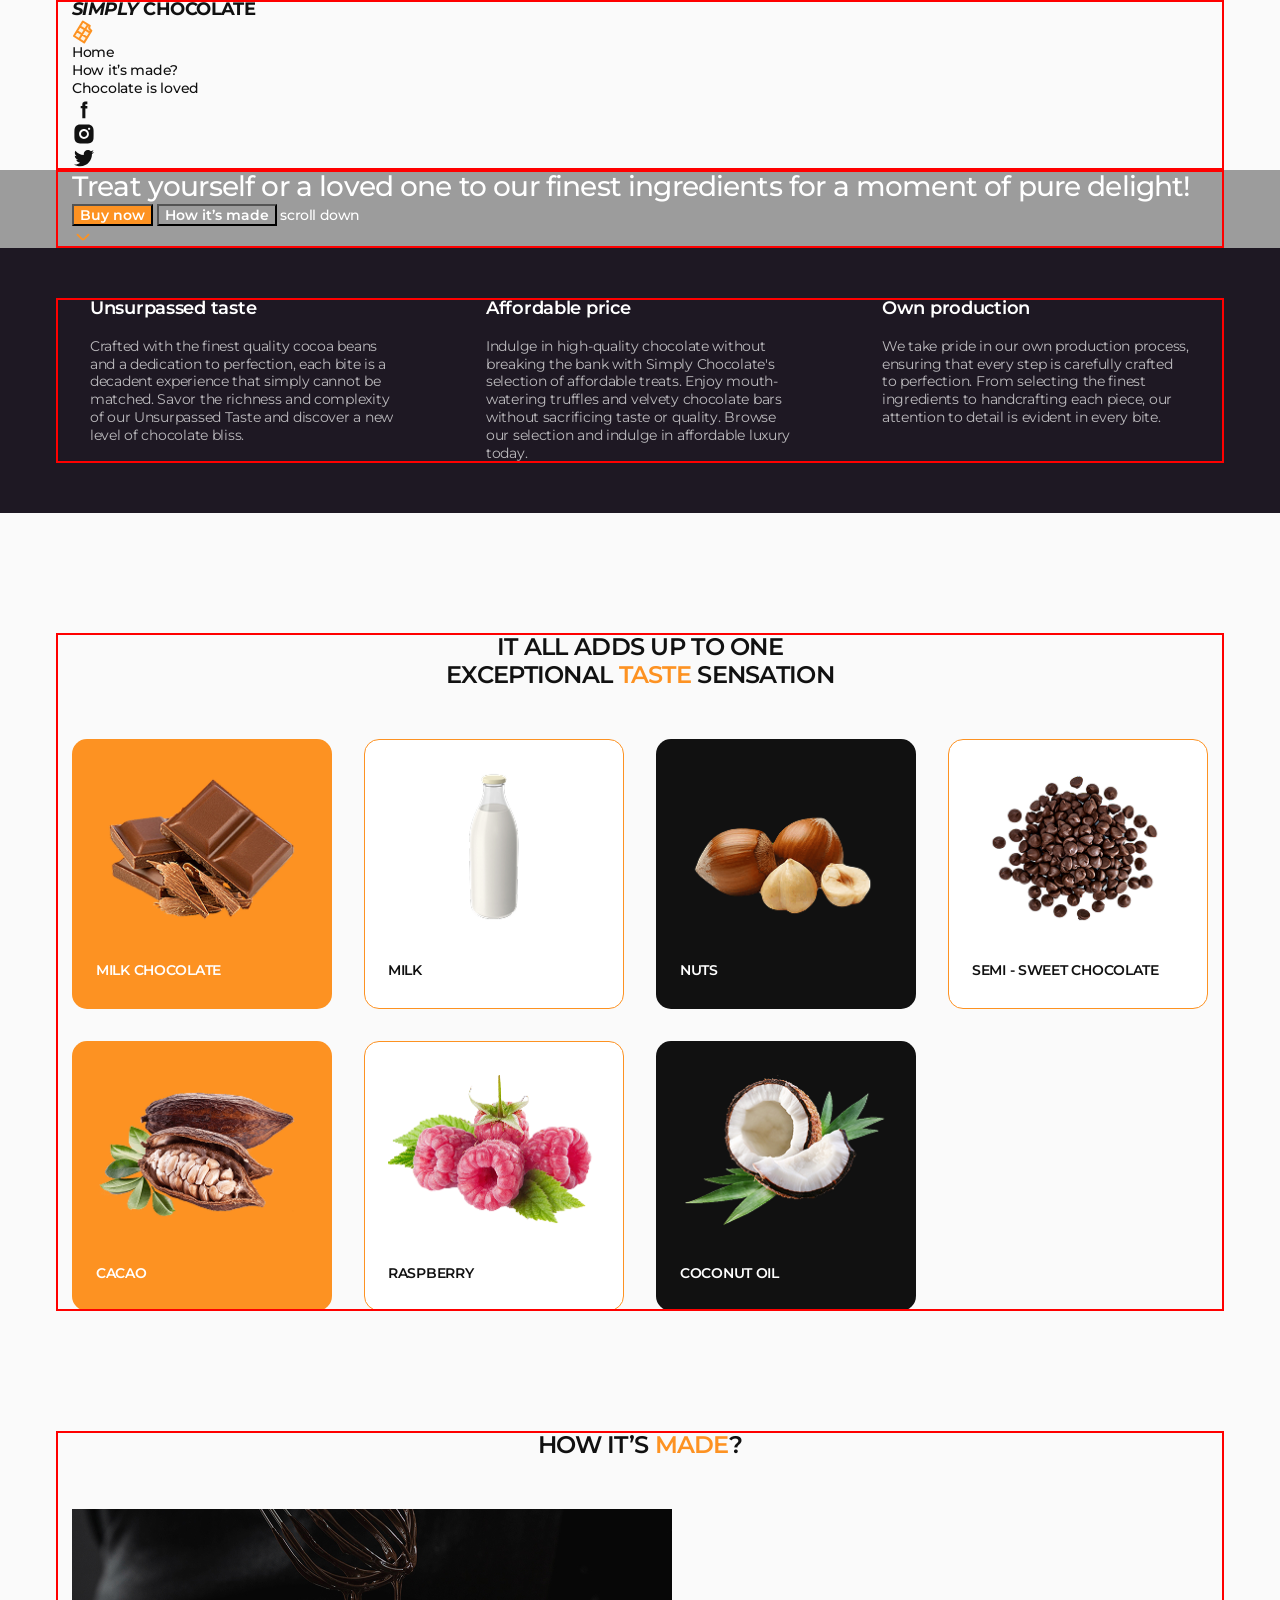
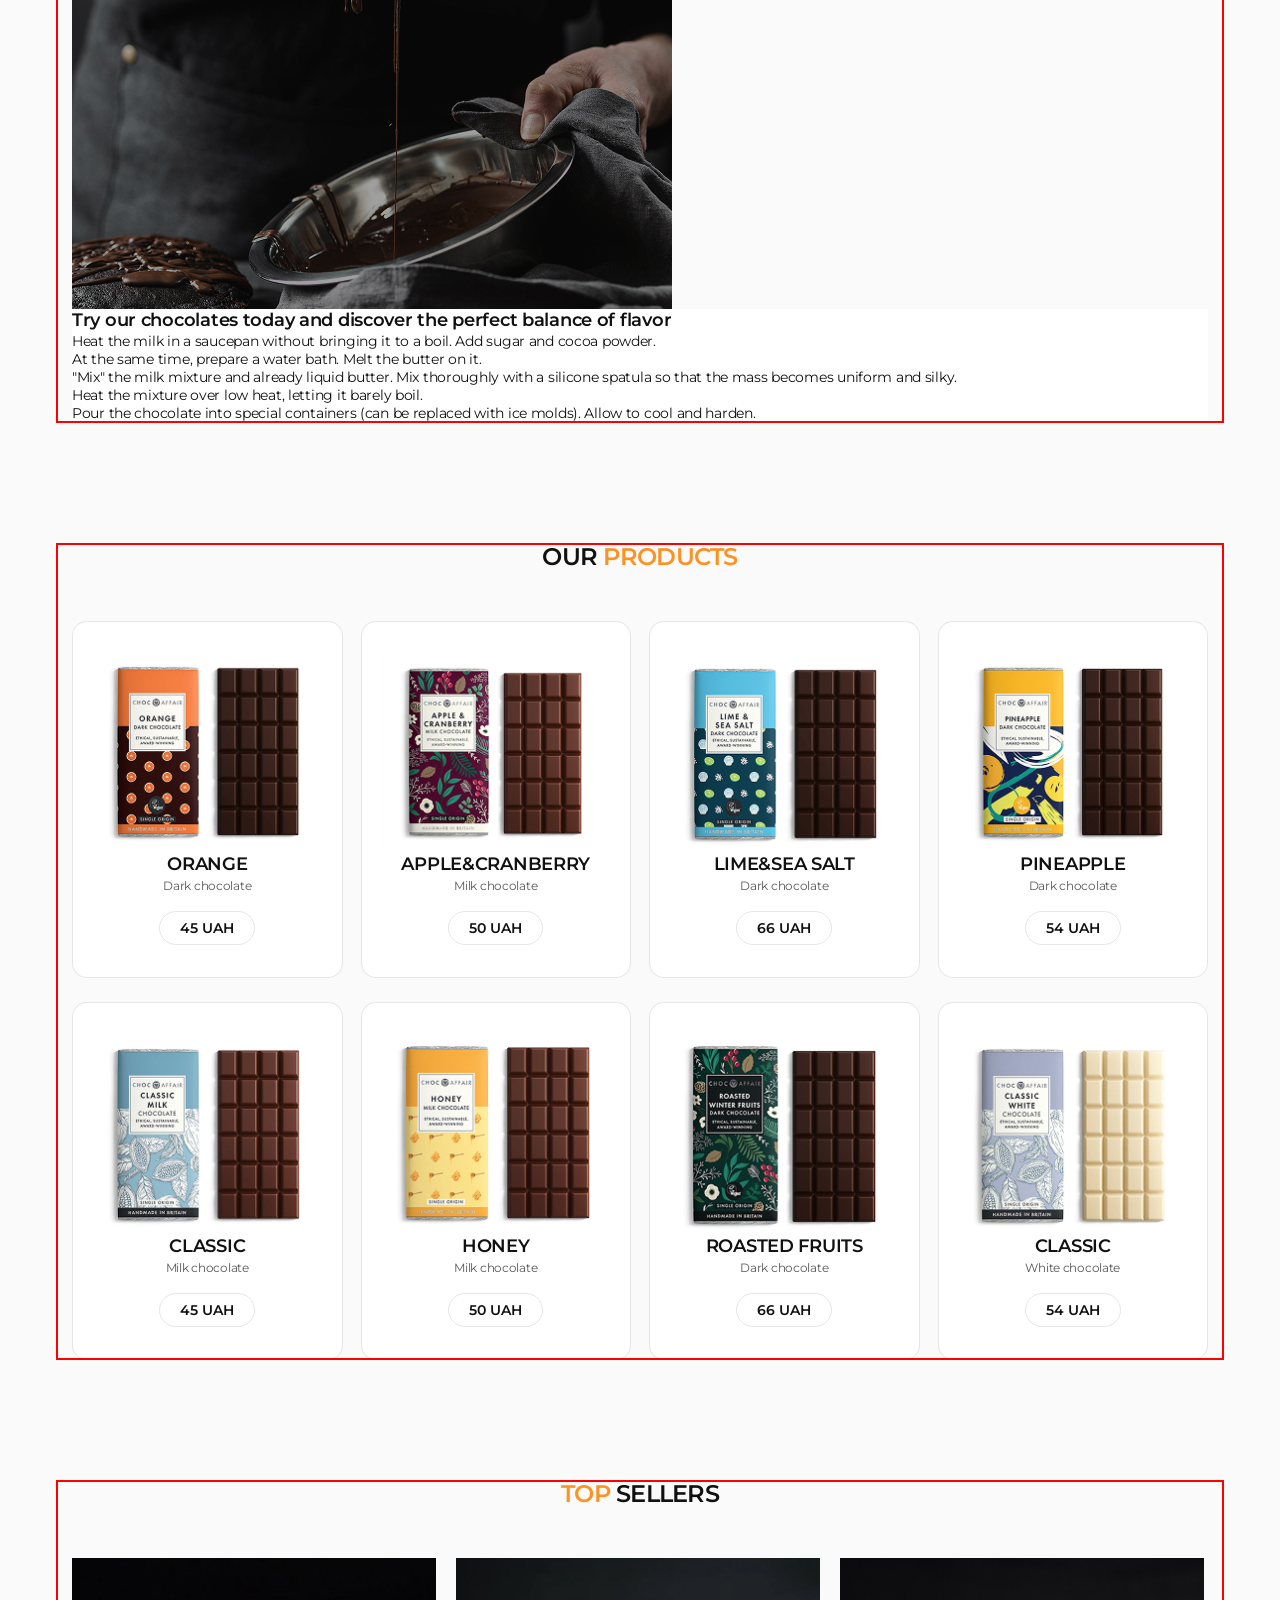
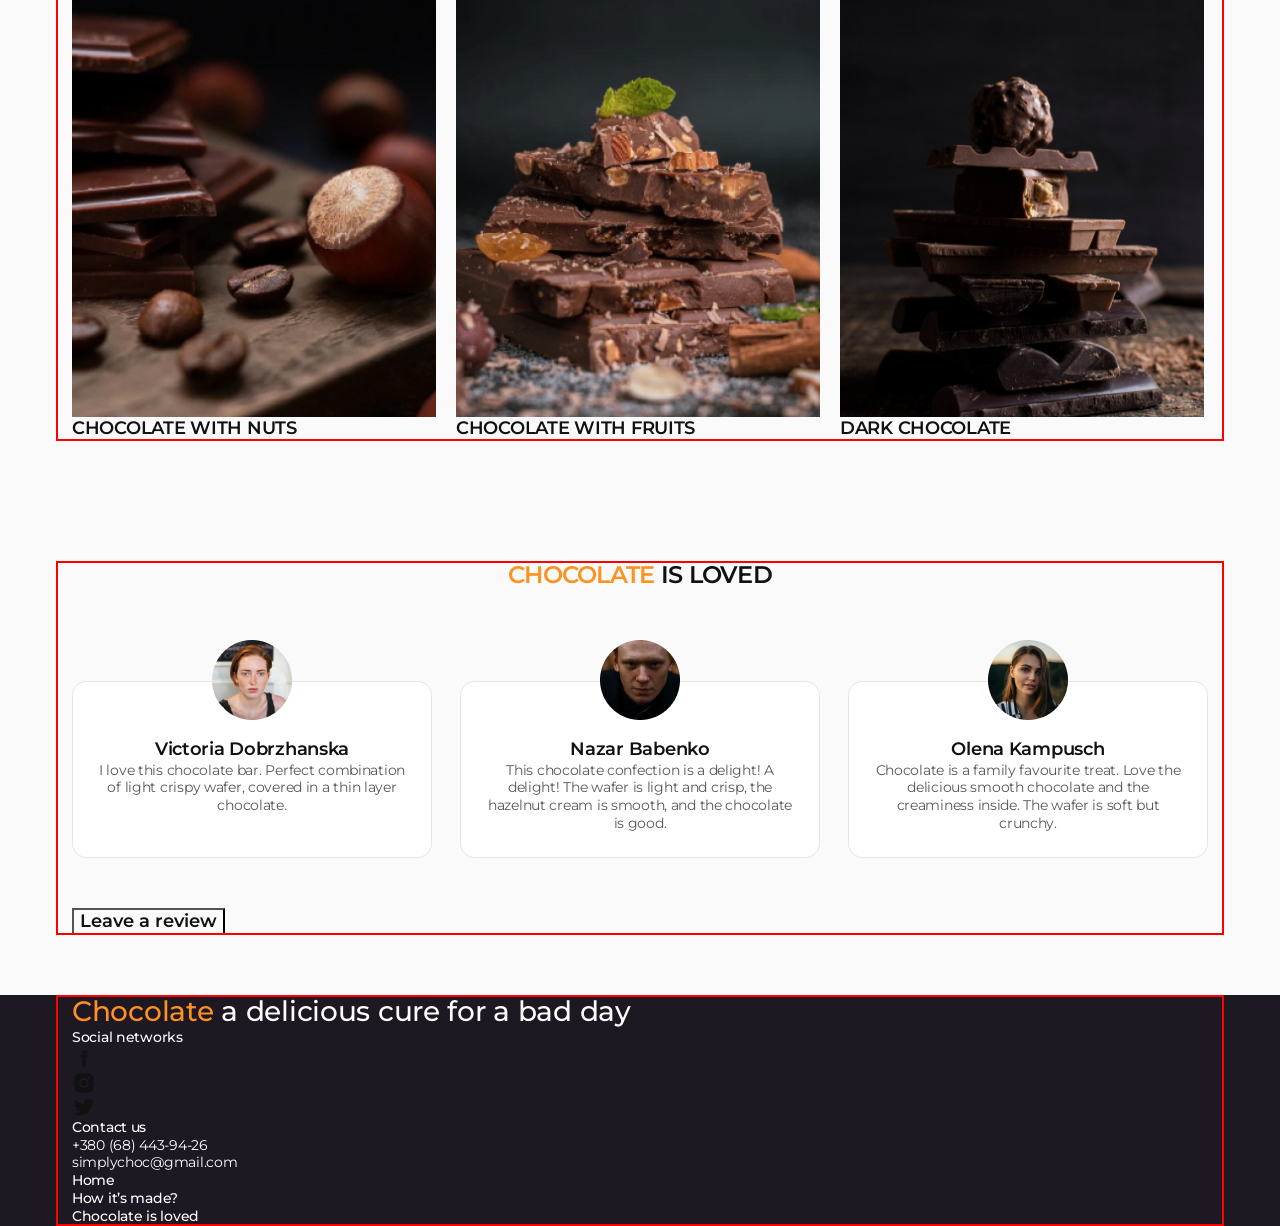
<file: module-03/lesson-02/index.html>
<!doctype html>
<html lang="en">
  <head>
    <meta charset="UTF-8" />
    <meta name="viewport" content="width=device-width, initial-scale=1.0" />
    <meta
      name="description"
      content="Treat yourself or a loved one to our finest ingredients for a moment of pure delight!"
    />
    <meta name="keywords" content="milk chocolate cacao" />
    <title>Simply Chocolate</title>
    <link
      rel="shortcut icon"
      href="./images/icons/logo.svg"
      type="image/svg+xml"
    />
    <!-- Fonts CSS -->
    <link rel="preconnect" href="https://fonts.googleapis.com" />
    <link rel="preconnect" href="https://fonts.gstatic.com" crossorigin />
    <link
      href="https://fonts.googleapis.com/css2?family=Montserrat:ital,wght@0,100..900;1,100..900&family=Raleway:ital,wght@0,100..900;1,100..900&display=swap"
      rel="stylesheet"
    />

    <!-- Normalize CSS -->
    <link
      rel="stylesheet"
      href="https://cdn.jsdelivr.net/npm/modern-normalize@3.0.1/modern-normalize.min.css"
    />

    <!-- Customs CSS -->
    <link rel="stylesheet" href="./css/styles.css" />
  </head>
  <body>
    <!-- #region Header -->
    <header class="header" id="home">
      <div class="container">
        <nav class="header-nav">
          <a class="logo" href="index.html">
            <i class="logo-accent">Simply</i> Chocolate
            <img
              class="logo-icon"
              src="./images/icons/logo.svg"
              alt="Site logo: chocolate"
              width="24"
              height="24"
            />
          </a>
          <ul class="header-menu menu">
            <li class="menu-item">
              <a class="menu-link" href="#home">Home</a>
            </li>
            <li class="menu-item">
              <a class="menu-link" href="#made">How it’s made?</a>
            </li>
            <li class="menu-item">
              <a class="menu-link" href="#reviews">Chocolate is loved</a>
            </li>
          </ul>
        </nav>
        <ul class="socials socials-dark">
          <li class="socials-item">
            <a
              class="socials-link"
              href="https://facebook.com"
              target="_blank"
              rel="noopener noreferrer"
              aria-label="Link to facebook.com"
            >
              <img
                class="socials-icon"
                src="./images/icons/facebook.svg"
                alt="Icon facebook"
                width="24"
                height="24"
              />
            </a>
          </li>
          <li class="socials-item">
            <a
              class="socials-link"
              href="https://instagram.com"
              target="_blank"
              rel="noopener noreferrer"
              aria-label="Link to instagram.com"
            >
              <img
                class="socials-icon"
                src="./images/icons/instagram.svg"
                alt="Icon instagram"
                width="24"
                height="24"
              />
            </a>
          </li>
          <li class="socials-item">
            <a
              class="socials-link"
              href="https://twitter.com"
              target="_blank"
              rel="noopener noreferrer"
              aria-label="Link to twitter.com"
            >
              <img
                class="socials-icon"
                src="./images/icons/twitter.svg"
                alt="Icon twitter"
                width="24"
                height="24"
              />
            </a>
          </li>
        </ul>
      </div>
    </header>
    <!-- #endregion -->

    <main>
      <!-- #region Hero section -->
      <section class="hero">
        <div class="container">
          <h1 class="hero-title">
            Treat yourself or a loved one to our finest ingredients for a moment
            of pure delight!
          </h1>
          <button class="btn btn-accent" type="button" id="action-btn">
            Buy now
          </button>
          <button class="btn btn-light" type="button">How it’s made</button>
          <a class="hero-link" href="#benefits">
            scroll down
            <img
              src="./images/icons/arrow-down.svg"
              alt="arrow down"
              width="22"
              height="22"
            />
          </a>
        </div>
      </section>
      <!-- #endregion -->
      <!-- #region Benefits section -->
      <section class="benefits" id="benefits">
        <div class="container">
          <h2 class="visually-hidden">Benefits of our chocolate</h2>
          <ul class="benefits-list">
            <li class="benefits-item">
              <h3 class="benefits-caption">Unsurpassed taste</h3>
              <p class="benefits-text">
                Crafted with the finest quality cocoa beans and a dedication to
                perfection, each bite is a decadent experience that simply
                cannot be matched. Savor the richness and complexity of our
                Unsurpassed Taste and discover a new level of chocolate bliss.
              </p>
            </li>
            <li class="benefits-item">
              <h3 class="benefits-caption">Affordable price</h3>
              <p class="benefits-text">
                Indulge in high-quality chocolate without breaking the bank with
                Simply Chocolate's selection of affordable treats. Enjoy
                mouth-watering truffles and velvety chocolate bars without
                sacrificing taste or quality. Browse our selection and indulge
                in affordable luxury today.
              </p>
            </li>
            <li class="benefits-item">
              <h3 class="benefits-caption">Own production</h3>
              <p class="benefits-text">
                We take pride in our own production process, ensuring that every
                step is carefully crafted to perfection. From selecting the
                finest ingredients to handcrafting each piece, our attention to
                detail is evident in every bite.
              </p>
            </li>
          </ul>
        </div>
      </section>
      <!-- #endregion -->
      <!-- #region Ingredients section -->
      <section class="section ingredients">
        <div class="container">
          <h2 class="ingredients-title section-title">
            It all adds up to one exceptional
            <span class="accent-text">taste</span> sensation
          </h2>
          <ul class="ingredients-list card-set">
            <li class="ingredients-item card-set-item">
              <img
                class="ingredients-ill"
                src="./images/ingredients/img-1.png"
                alt="MILK CHOCOLATE"
                width="214"
                height="160"
              />
              <p class="ingredients-caption">MILK CHOCOLATE</p>
            </li>
            <li class="ingredients-item card-set-item">
              <img
                class="ingredients-ill"
                src="./images/ingredients/img-2.png"
                alt="MILK CHOCOLATE"
                width="214"
                height="160"
              />
              <p class="ingredients-caption">MILK</p>
            </li>
            <li class="ingredients-item card-set-item">
              <img
                class="ingredients-ill"
                src="./images/ingredients/img-3.png"
                alt="NUTS"
                width="214"
                height="160"
              />
              <p class="ingredients-caption">NUTS</p>
            </li>
            <li class="ingredients-item card-set-item">
              <img
                class="ingredients-ill"
                src="./images/ingredients/img-4.png"
                alt="SEMI - SWEET CHOCOLATE"
                width="214"
                height="160"
              />
              <p class="ingredients-caption">SEMI - SWEET CHOCOLATE</p>
            </li>
            <li class="ingredients-item card-set-item">
              <img
                class="ingredients-ill"
                src="./images/ingredients/img-5.png"
                alt="CACAO"
                width="214"
                height="160"
              />
              <p class="ingredients-caption">CACAO</p>
            </li>
            <li class="ingredients-item card-set-item">
              <img
                class="ingredients-ill"
                src="./images/ingredients/img-6.png"
                alt="RASPBERRY"
                width="214"
                height="160"
              />
              <p class="ingredients-caption">RASPBERRY</p>
            </li>
            <li class="ingredients-item card-set-item">
              <img
                class="ingredients-ill"
                src="./images/ingredients/img-7.png"
                alt="COCONUT OIL"
                width="214"
                height="160"
              />
              <p class="ingredients-caption">COCONUT OIL</p>
            </li>
          </ul>
        </div>
      </section>
      <!-- #endregion -->
      <!-- #region Made section -->
      <section class="section made" id="made">
        <div class="container">
          <h2 class="section-title">
            How it’s <span class="accent-text">made</span>?
          </h2>
          <img
            class="made-img"
            src="./images/made/image.jpg"
            alt="How it’s made?"
            width="600"
            height="400"
          />
          <div class="made-right-side">
            <h3 class="made-subtitle">
              Try our chocolates today and discover the perfect balance of
              flavor
            </h3>
            <ol class="made-recipe">
              <li class="made-recipe-item">
                Heat the milk in a saucepan without bringing it to a boil. Add
                sugar and cocoa powder.
              </li>
              <li class="made-recipe-item">
                At the same time, prepare a water bath. Melt the butter on it.
              </li>
              <li class="made-recipe-item">
                "Mix" the milk mixture and already liquid butter. Mix thoroughly
                with a silicone spatula so that the mass becomes uniform and
                silky.
              </li>
              <li class="made-recipe-item">
                Heat the mixture over low heat, letting it barely boil.
              </li>
              <li class="made-recipe-item">
                Pour the chocolate into special containers (can be replaced with
                ice molds). Allow to cool and harden.
              </li>
            </ol>
          </div>
        </div>
      </section>
      <!-- #endregion -->
      <!-- #region Product section -->
      <section class="section products">
        <div class="container">
          <h2 class="section-title">
            Our <span class="accent-text">products</span>
          </h2>
          <ul class="products-list card-set">
            <li class="products-item card-set-item">
              <img
                class="products-pic"
                src="./images/products/img-1.jpg"
                alt="Orange"
                width="230"
                height="201"
              />
              <h3 class="products-caption">Orange</h3>
              <p class="products-type">Dark chocolate</p>
              <button class="products-label" type="button">45 UAH</button>
            </li>
            <li class="products-item card-set-item">
              <img
                class="products-pic"
                src="./images/products/img-2.jpg"
                alt="Apple&Cranberry"
                width="230"
                height="201"
              />
              <h3 class="products-caption">Apple&Cranberry</h3>
              <p class="products-type">Milk chocolate</p>
              <button class="products-label" type="button">50 UAH</button>
            </li>
            <li class="products-item card-set-item">
              <img
                class="products-pic"
                src="./images/products/img-3.jpg"
                alt="Lime&Sea salt"
                width="230"
                height="201"
              />
              <h3 class="products-caption">Lime&Sea salt</h3>
              <p class="products-type">Dark chocolate</p>
              <button class="products-label" type="button">66 UAH</button>
            </li>
            <li class="products-item card-set-item">
              <img
                class="products-pic"
                src="./images/products/img-4.jpg"
                alt="Pineapple"
                width="230"
                height="201"
              />
              <h3 class="products-caption">Pineapple</h3>
              <p class="products-type">Dark chocolate</p>
              <button class="products-label" type="button">54 UAH</button>
            </li>
            <li class="products-item card-set-item">
              <img
                class="products-pic"
                src="./images/products/img-5.jpg"
                alt="Classic"
                width="230"
                height="201"
              />
              <h3 class="products-caption">Classic</h3>
              <p class="products-type">Milk chocolate</p>
              <button class="products-label" type="button">45 UAH</button>
            </li>
            <li class="products-item card-set-item">
              <img
                class="products-pic"
                src="./images/products/img-6.jpg"
                alt="Honey"
                width="230"
                height="201"
              />
              <h3 class="products-caption">Honey</h3>
              <p class="products-type">Milk chocolate</p>
              <button class="products-label" type="button">50 UAH</button>
            </li>
            <li class="products-item card-set-item">
              <img
                class="products-pic"
                src="./images/products/img-7.jpg"
                alt="Roasted fruits"
                width="230"
                height="201"
              />
              <h3 class="products-caption">Roasted fruits</h3>
              <p class="products-type">Dark chocolate</p>
              <button class="products-label" type="button">66 UAH</button>
            </li>
            <li class="products-item card-set-item">
              <img
                class="products-pic"
                src="./images/products/img-8.jpg"
                alt="Classic"
                width="230"
                height="201"
              />
              <h3 class="products-caption">Classic</h3>
              <p class="products-type">White chocolate</p>
              <button class="products-label" type="button">54 UAH</button>
            </li>
          </ul>
        </div>
      </section>
      <!-- #endregion -->
      <!-- #region Bestsellers -->
      <section class="section bestsellers">
        <div class="container">
          <h2 class="section-title">
            <span class="accent-text">Top</span> sellers
          </h2>
          <ul class="bestsellers-list card-set">
            <li class="bestsellers-item card-set-item">
              <img
                src="./images/bestsellers/img-1.jpg"
                alt="CHOCOLATE WITH NUTS"
                width="364"
                height="464"
              />
              <h3 class="bestsellers-caption">CHOCOLATE WITH NUTS</h3>
            </li>
            <li class="bestsellers-item card-set-item">
              <img
                src="./images/bestsellers/img-2.jpg"
                alt="CHOCOLATE WITH FruIts"
                width="364"
                height="464"
              />
              <h3 class="bestsellers-caption">CHOCOLATE WITH FruIts</h3>
            </li>
            <li class="bestsellers-item card-set-item">
              <img
                src="./images/bestsellers/img-3.jpg"
                alt="DARK CHOCOLATE"
                width="364"
                height="464"
              />
              <h3 class="bestsellers-caption">DARK CHOCOLATE</h3>
            </li>
          </ul>
        </div>
      </section>
      <!-- #endregion -->
      <!-- #region Reviews -->
      <section class="section reviews" id="reviews">
        <div class="container">
          <h2 class="section-title reviews-title">
            <span class="accent-text">Chocolate</span> is loved
          </h2>
          <ul class="reviews-list card-set">
            <li class="reviews-item card-set-item">
              <img
                class="reviews-avatar"
                src="./images/reviews/img-1.png"
                alt="Victoria Dobrzhanska"
                width="80"
                height="80"
              />
              <h3 class="reviews-author">Victoria Dobrzhanska</h3>
              <p class="reviews-text">
                I love this chocolate bar. Perfect combination of light crispy
                wafer, covered in a thin layer chocolate.
              </p>
            </li>
            <li class="reviews-item card-set-item">
              <img
                class="reviews-avatar"
                src="./images/reviews/img-2.png"
                alt="Nazar Babenko"
                width="80"
                height="80"
              />
              <h3 class="reviews-author">Nazar Babenko</h3>
              <p class="reviews-text">
                This chocolate confection is a delight! A delight! The wafer is
                light and crisp, the hazelnut cream is smooth, and the chocolate
                is good.
              </p>
            </li>
            <li class="reviews-item card-set-item">
              <img
                class="reviews-avatar"
                src="./images/reviews/img-3.png"
                alt="Olena Kampusch"
                width="80"
                height="80"
              />
              <h3 class="reviews-author">Olena Kampusch</h3>
              <p class="reviews-text">
                Chocolate is a family favourite treat. Love the delicious smooth
                chocolate and the creaminess inside. The wafer is soft but
                crunchy.
              </p>
            </li>
          </ul>
          <button class="btn btn-dark" type="button">Leave a review</button>
        </div>
      </section>
      <!-- #endregion -->
    </main>

    <!-- #region Footer -->
    <footer class="footer">
      <div class="container">
        <p class="footer-slogan">
          <span class="accent-text">Chocolate</span> a delicious cure for a bad
          day
        </p>
        <p class="footer-caption">Social networks</p>
        <ul class="socials">
          <li class="socials-item">
            <a
              class="socials-link"
              href="https://facebook.com"
              target="_blank"
              rel="noopener noreferrer"
              aria-label="Site facebook.com"
            >
              <img
                class="socials-icon"
                src="./images/icons/facebook.svg"
                alt="Facebook logo"
                width="24"
                height="24"
              />
            </a>
          </li>
          <li class="socials-item">
            <a
              class="socials-link"
              href="https://instagram.com"
              target="_blank"
              rel="noopener noreferrer"
              aria-label="Site instagram.com"
            >
              <img
                class="socials-icon"
                src="./images/icons/instagram.svg"
                alt="Instagram logo"
                width="24"
                height="24"
              />
            </a>
          </li>
          <li class="socials-item">
            <a
              class="socials-link"
              href="https://twitter.com"
              target="_blank"
              rel="noopener noreferrer"
              aria-label="Site x.com"
            >
              <img
                class="socials-icon"
                src="./images/icons/twitter.svg"
                alt="Twitter logo"
                width="24"
                height="24"
              />
            </a>
          </li>
        </ul>
        <address class="contacts">
          <p class="footer-caption">Contact us</p>
          <ul class="contacts-list">
            <li class="contacts-item">
              <a class="contacts-link" href="tel:+380684439426">
                +380 (68) 443-94-26
              </a>
            </li>
            <li class="contacts-item">
              <a class="contacts-link" href="mailto:simplychoc@gmail.com">
                simplychoc@gmail.com
              </a>
            </li>
          </ul>
        </address>
        <ul class="footer-menu menu">
          <li class="menu-item">
            <a class="menu-link" href="#">Home</a>
          </li>
          <li class="menu-item">
            <a class="menu-link" href="#">How it’s made?</a>
          </li>
          <li class="menu-item">
            <a class="menu-link" href="#">Chocolate is loved</a>
          </li>
        </ul>
      </div>
    </footer>
  </body>
</html>
</file>
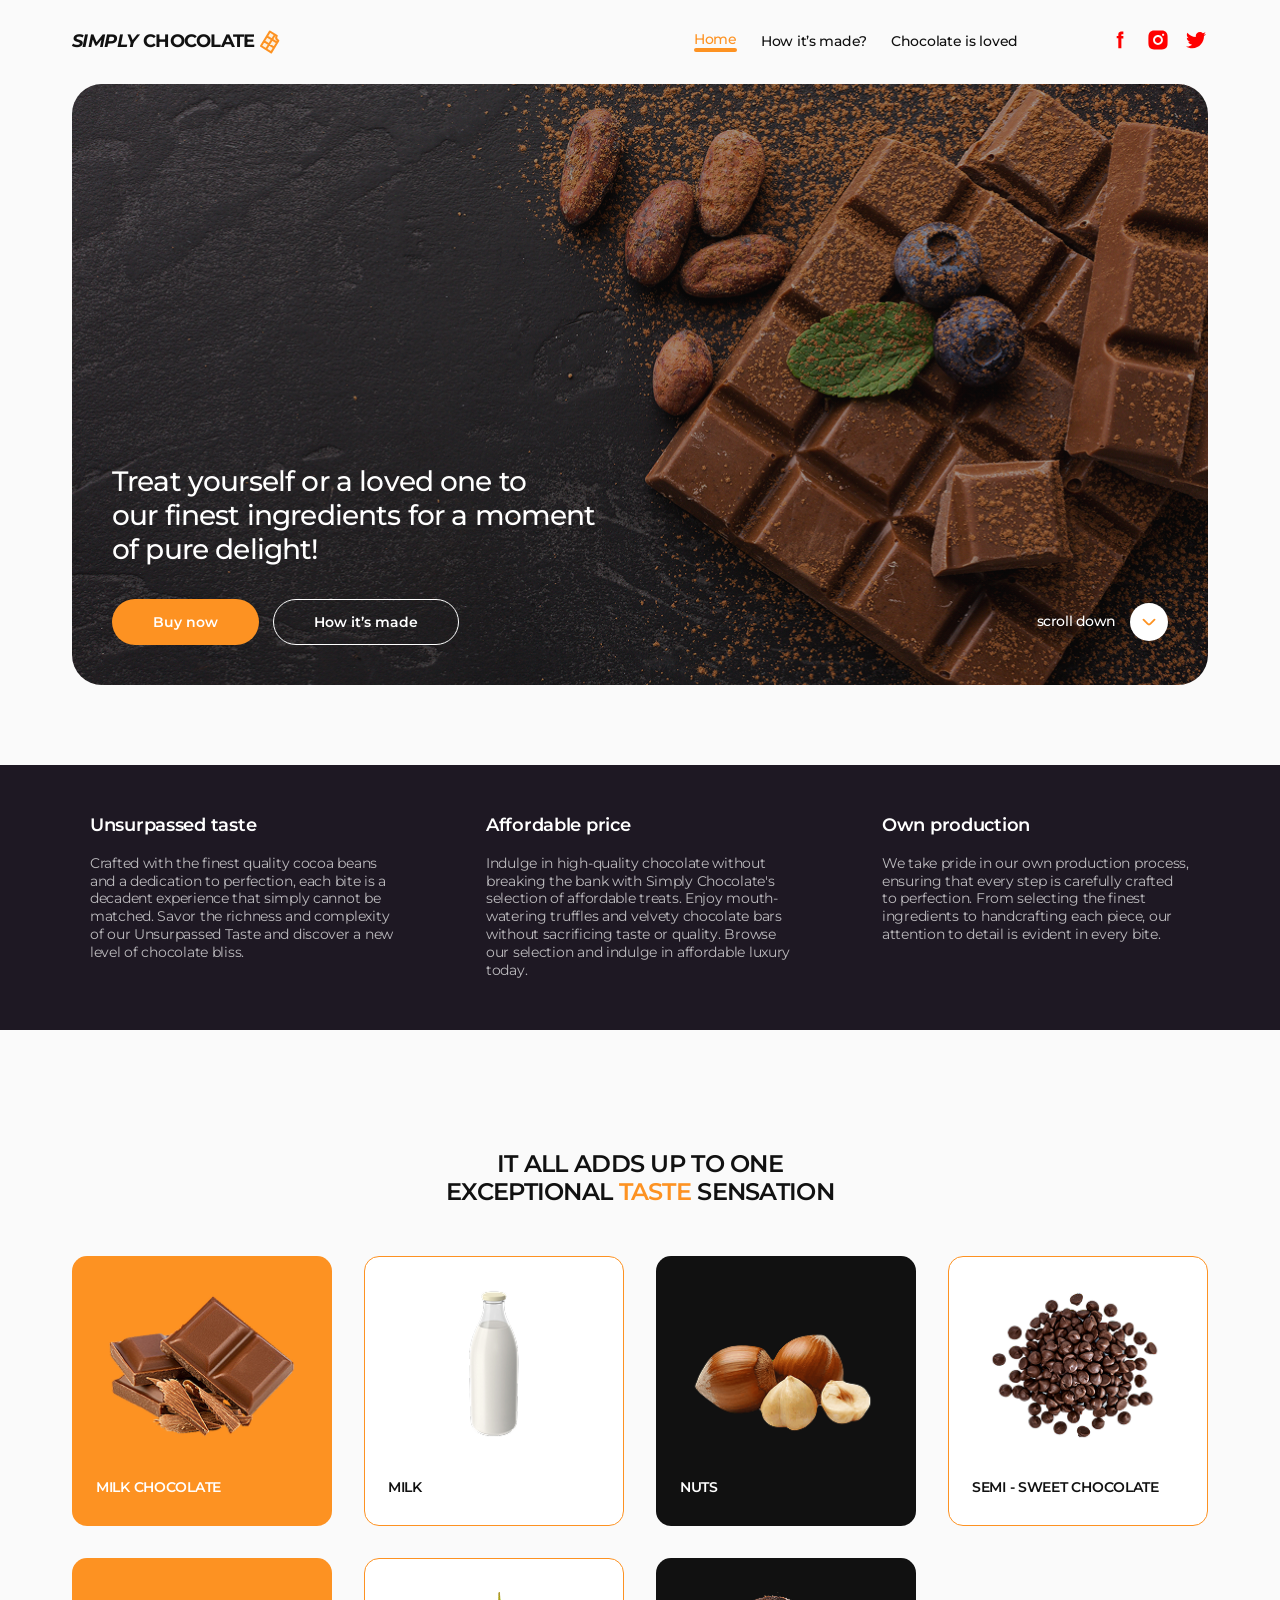
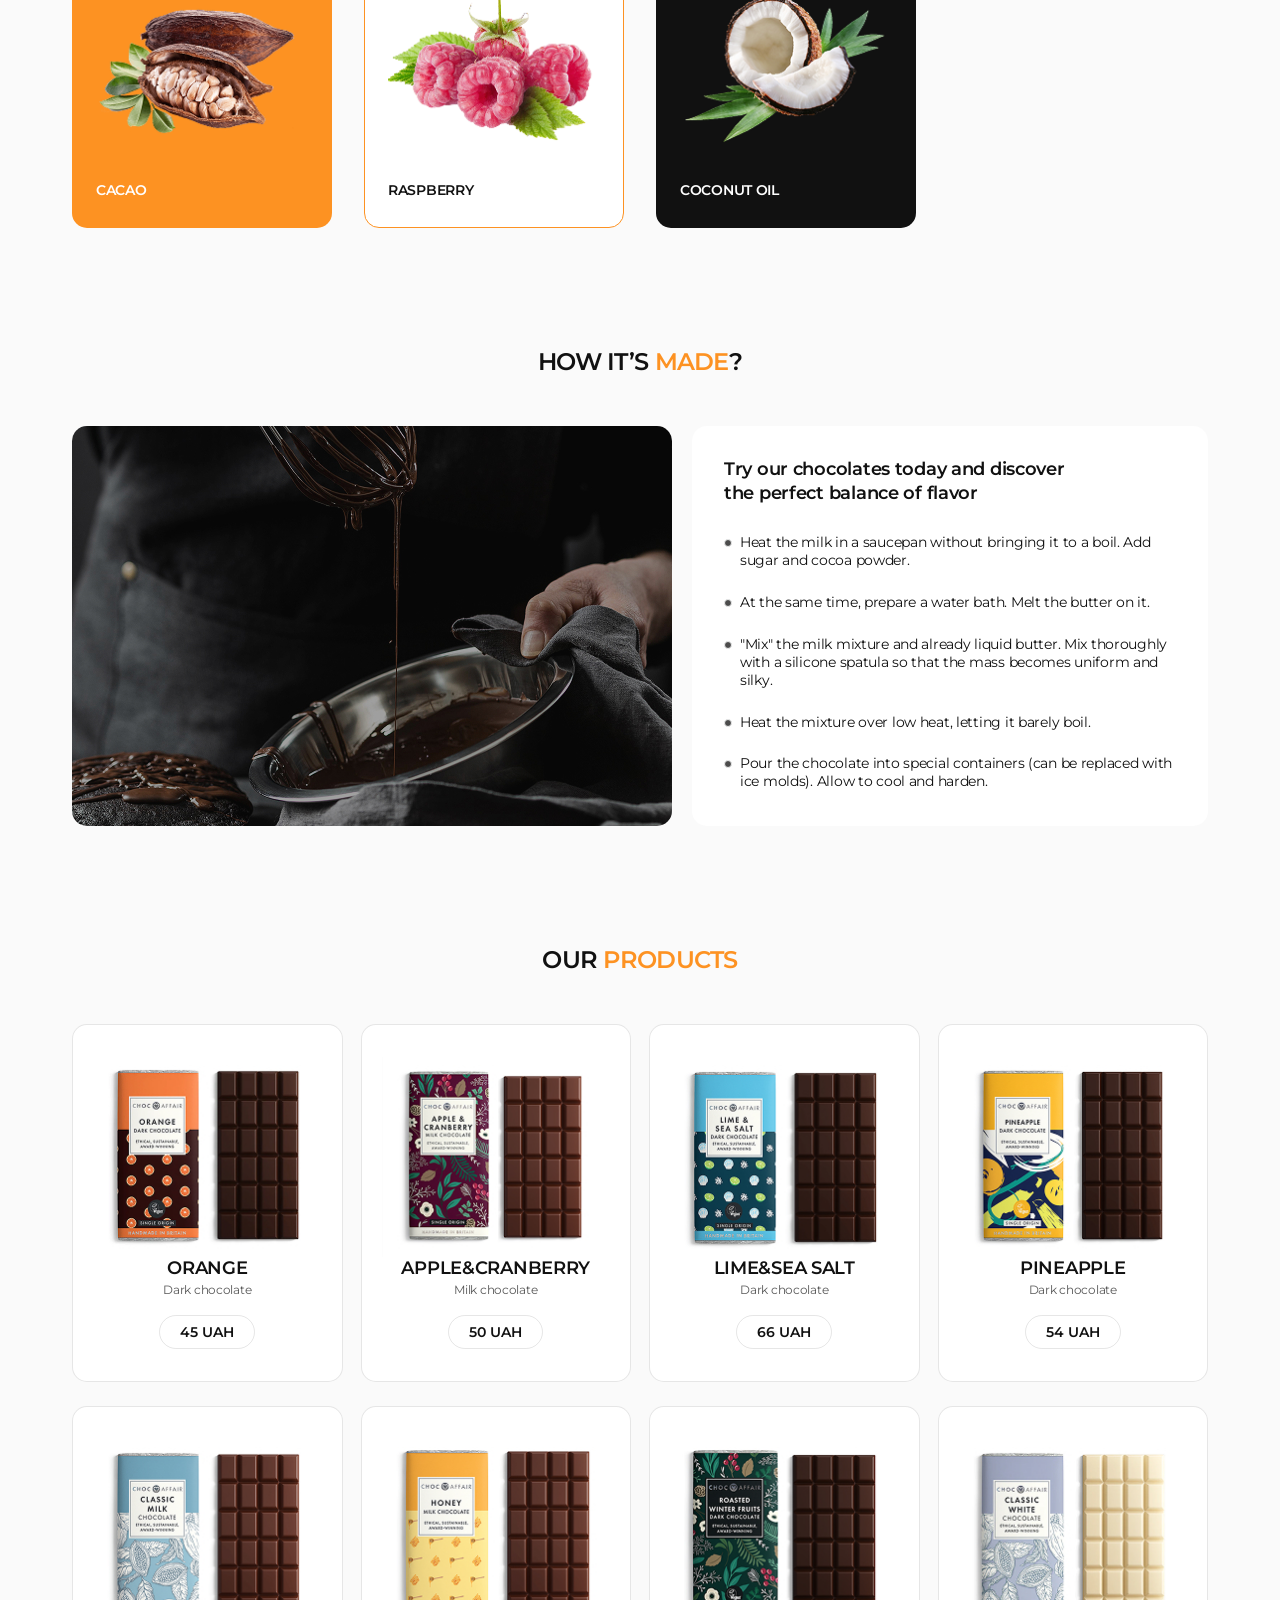
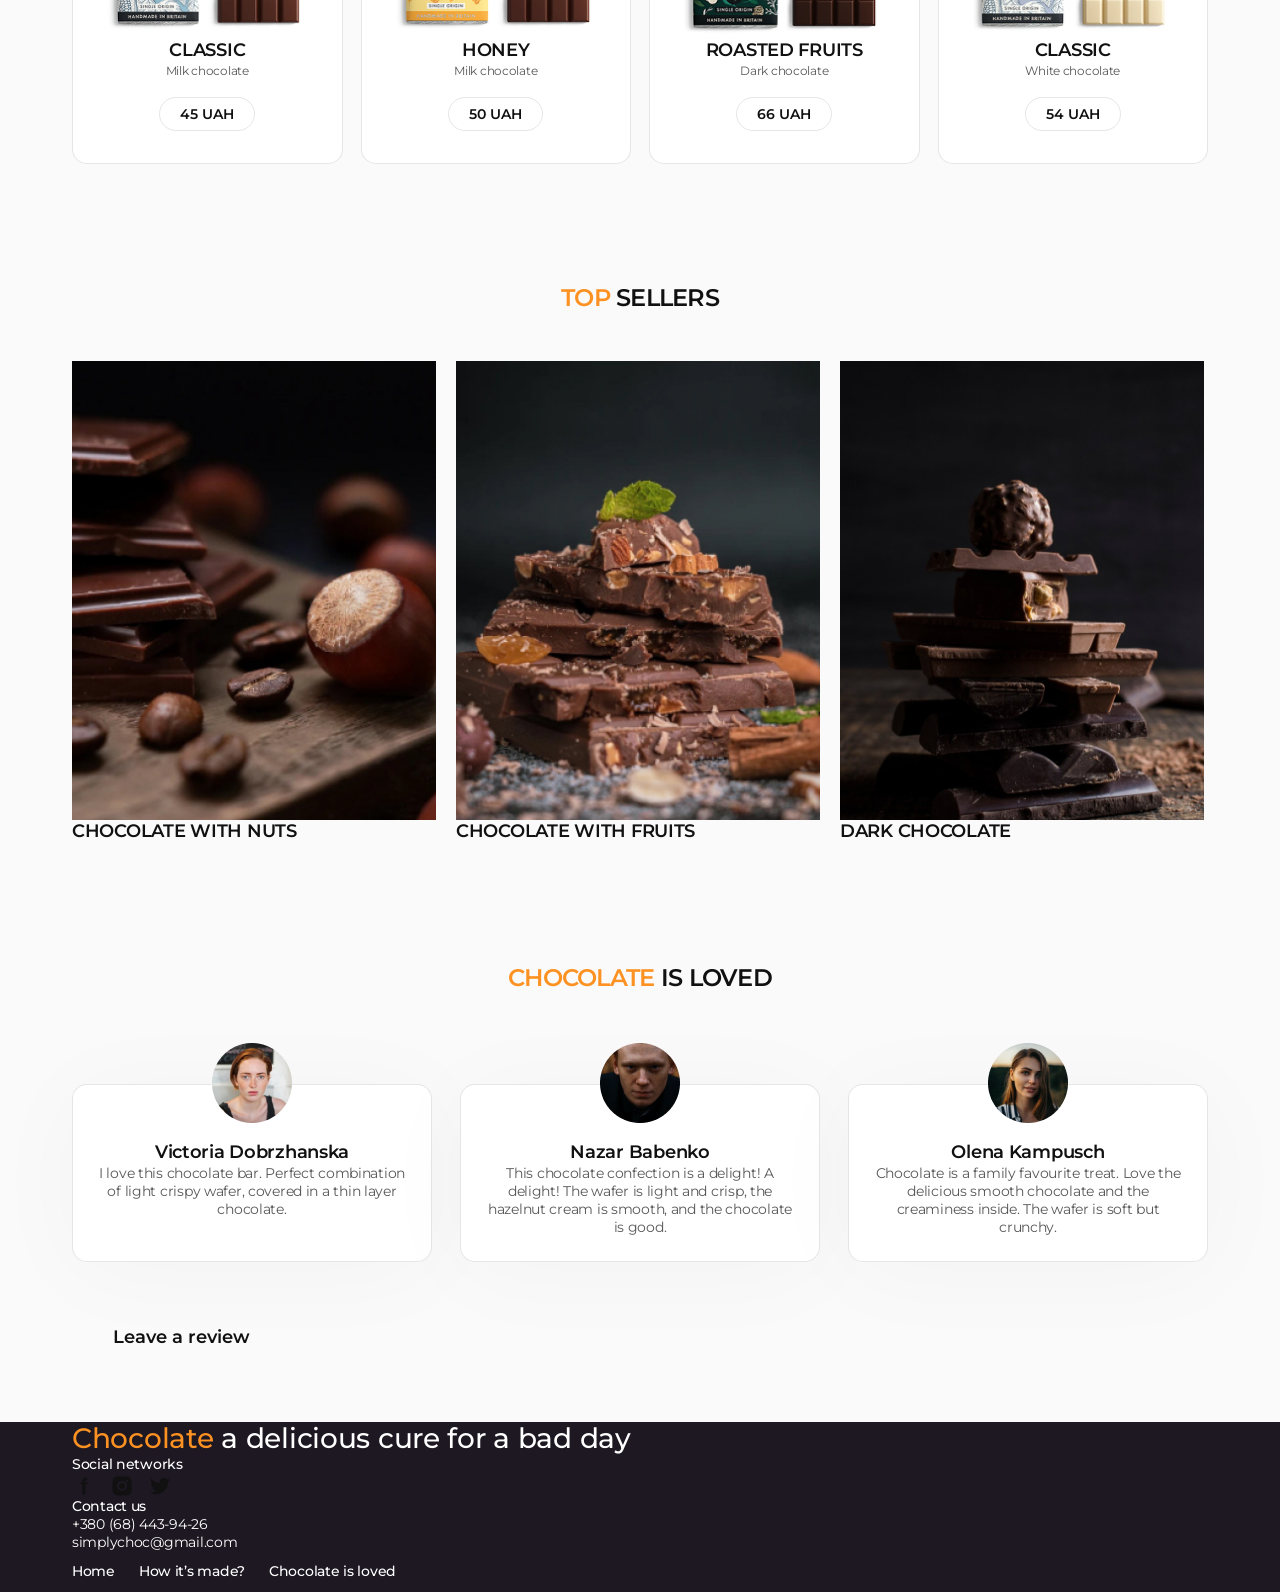
<file: module-04/lesson-01/index.html>
<!doctype html>
<html lang="en">
  <head>
    <meta charset="UTF-8" />
    <meta name="viewport" content="width=device-width, initial-scale=1.0" />
    <meta
      name="description"
      content="Treat yourself or a loved one to our finest ingredients for a moment of pure delight!"
    />
    <meta name="keywords" content="milk chocolate cacao" />
    <title>Simply Chocolate</title>
    <link
      rel="shortcut icon"
      href="./images/icons/logo.svg"
      type="image/svg+xml"
    />
    <!-- Fonts CSS -->
    <link rel="preconnect" href="https://fonts.googleapis.com" />
    <link rel="preconnect" href="https://fonts.gstatic.com" crossorigin />
    <link
      href="https://fonts.googleapis.com/css2?family=Montserrat:ital,wght@0,100..900;1,100..900&family=Raleway:ital,wght@0,100..900;1,100..900&display=swap"
      rel="stylesheet"
    />

    <!-- Normalize CSS -->
    <link
      rel="stylesheet"
      href="https://cdn.jsdelivr.net/npm/modern-normalize@3.0.1/modern-normalize.min.css"
    />

    <!-- Customs CSS -->
    <link rel="stylesheet" href="./css/styles.css" />
  </head>
  <body>
    <!-- #region Header -->
    <header class="header" id="home">
      <div class="container">
        <nav class="header-nav">
          <a class="logo" href="index.html">
            <i class="logo-accent">Simply</i> Chocolate
            <img
              class="logo-icon"
              src="./images/icons/logo.svg"
              alt="Site logo: chocolate"
              width="24"
              height="24"
            />
          </a>
          <ul class="header-menu menu">
            <li class="menu-item">
              <a class="menu-link current" href="#home">Home</a>
            </li>
            <li class="menu-item">
              <a class="menu-link" href="#made">How it’s made?</a>
            </li>
            <li class="menu-item">
              <a class="menu-link" href="#reviews">Chocolate is loved</a>
            </li>
          </ul>
        </nav>
        <ul class="socials socials-dark">
          <li class="socials-item">
            <a
              class="socials-link"
              href="https://facebook.com"
              target="_blank"
              rel="noopener noreferrer"
              aria-label="Link to facebook.com"
            >
              <!-- <img
                class="socials-icon"
                src="./images/icons/facebook.svg"
                alt="Icon facebook"
                width="24"
                height="24"
              /> -->
              <svg class="socials-icon" width="24" height="24">
                <use href="./images/icons.svg#facebook"></use>
              </svg>
            </a>
          </li>
          <li class="socials-item">
            <a
              class="socials-link"
              href="https://instagram.com"
              target="_blank"
              rel="noopener noreferrer"
              aria-label="Link to instagram.com"
            >
              <svg class="socials-icon" width="24" height="24">
                <use href="./images/icons.svg#instagram"></use>
              </svg>
            </a>
          </li>
          <li class="socials-item">
            <a
              class="socials-link"
              href="https://twitter.com"
              target="_blank"
              rel="noopener noreferrer"
              aria-label="Link to twitter.com"
            >
              <svg class="socials-icon" width="24" height="24">
                <use href="./images/icons.svg#twitter"></use>
              </svg>
            </a>
          </li>
        </ul>
      </div>
    </header>
    <!-- #endregion -->

    <main>
      <!-- #region Hero section -->
      <section class="hero">
        <div class="container">
          <div class="hero-wrapper">
            <h1 class="hero-title">
              Treat yourself or a loved one to our&nbsp;finest ingredients for a
              moment of pure delight!
            </h1>
            <div class="hero-bottom">
              <button class="btn btn-accent" type="button" id="action-btn">
                Buy now
              </button>
              <button class="btn btn-light" type="button">How it’s made</button>
              <a class="hero-link" href="#benefits">
                scroll down
                <span class="hero-link-circle">
                  <img
                    src="./images/icons/arrow-down.svg"
                    alt="arrow down"
                    width="22"
                    height="22"
                  />
                </span>
              </a>
            </div>
          </div>
        </div>
      </section>
      <!-- #endregion -->
      <!-- #region Benefits section -->
      <section class="benefits" id="benefits">
        <div class="container">
          <h2 class="visually-hidden">Benefits of our chocolate</h2>
          <ul class="benefits-list">
            <li class="benefits-item">
              <h3 class="benefits-caption">Unsurpassed taste</h3>
              <p class="benefits-text">
                Crafted with the finest quality cocoa beans and a dedication to
                perfection, each bite is a decadent experience that simply
                cannot be matched. Savor the richness and complexity of our
                Unsurpassed Taste and discover a new level of chocolate bliss.
              </p>
            </li>
            <li class="benefits-item">
              <h3 class="benefits-caption">Affordable price</h3>
              <p class="benefits-text">
                Indulge in high-quality chocolate without breaking the bank with
                Simply Chocolate's selection of affordable treats. Enjoy
                mouth-watering truffles and velvety chocolate bars without
                sacrificing taste or quality. Browse our selection and indulge
                in affordable luxury today.
              </p>
            </li>
            <li class="benefits-item">
              <h3 class="benefits-caption">Own production</h3>
              <p class="benefits-text">
                We take pride in our own production process, ensuring that every
                step is carefully crafted to perfection. From selecting the
                finest ingredients to handcrafting each piece, our attention to
                detail is evident in every bite.
              </p>
            </li>
          </ul>
        </div>
      </section>
      <!-- #endregion -->
      <!-- #region Ingredients section -->
      <section class="section ingredients">
        <div class="container">
          <h2 class="ingredients-title section-title">
            It all adds up to one exceptional
            <span class="accent-text">taste</span> sensation
          </h2>
          <ul class="ingredients-list card-set">
            <li class="ingredients-item card-set-item">
              <img
                class="ingredients-ill"
                src="./images/ingredients/img-1.png"
                alt="MILK CHOCOLATE"
                width="214"
                height="160"
              />
              <p class="ingredients-caption">MILK CHOCOLATE</p>
            </li>
            <li class="ingredients-item card-set-item">
              <img
                class="ingredients-ill"
                src="./images/ingredients/img-2.png"
                alt="MILK CHOCOLATE"
                width="214"
                height="160"
              />
              <p class="ingredients-caption">MILK</p>
            </li>
            <li class="ingredients-item card-set-item">
              <img
                class="ingredients-ill"
                src="./images/ingredients/img-3.png"
                alt="NUTS"
                width="214"
                height="160"
              />
              <p class="ingredients-caption">NUTS</p>
            </li>
            <li class="ingredients-item card-set-item">
              <img
                class="ingredients-ill"
                src="./images/ingredients/img-4.png"
                alt="SEMI - SWEET CHOCOLATE"
                width="214"
                height="160"
              />
              <p class="ingredients-caption">SEMI - SWEET CHOCOLATE</p>
            </li>
            <li class="ingredients-item card-set-item">
              <img
                class="ingredients-ill"
                src="./images/ingredients/img-5.png"
                alt="CACAO"
                width="214"
                height="160"
              />
              <p class="ingredients-caption">CACAO</p>
            </li>
            <li class="ingredients-item card-set-item">
              <img
                class="ingredients-ill"
                src="./images/ingredients/img-6.png"
                alt="RASPBERRY"
                width="214"
                height="160"
              />
              <p class="ingredients-caption">RASPBERRY</p>
            </li>
            <li class="ingredients-item card-set-item">
              <img
                class="ingredients-ill"
                src="./images/ingredients/img-7.png"
                alt="COCONUT OIL"
                width="214"
                height="160"
              />
              <p class="ingredients-caption">COCONUT OIL</p>
            </li>
          </ul>
        </div>
      </section>
      <!-- #endregion -->
      <!-- #region Made section -->
      <section class="section made" id="made">
        <div class="container">
          <h2 class="section-title">
            How it’s <span class="accent-text">made</span>?
          </h2>
          <div class="made-wrapper">
            <div class="made-left-side">
              <img
                class="made-img"
                src="./images/made/image.jpg"
                alt="How it’s made?"
                width="600"
                height="400"
              />
            </div>
            <div class="made-right-side">
              <h3 class="made-subtitle">
                Try our chocolates today and discover the perfect balance of
                flavor
              </h3>
              <ol class="made-recipe">
                <li class="made-recipe-item">
                  Heat the milk in a saucepan without bringing it to a boil. Add
                  sugar and cocoa powder.
                </li>
                <li class="made-recipe-item">
                  At the same time, prepare a water bath. Melt the butter on it.
                </li>
                <li class="made-recipe-item">
                  "Mix" the milk mixture and already liquid butter. Mix
                  thoroughly with a silicone spatula so that the mass becomes
                  uniform and silky.
                </li>
                <li class="made-recipe-item">
                  Heat the mixture over low heat, letting it barely boil.
                </li>
                <li class="made-recipe-item">
                  Pour the chocolate into special containers (can be replaced
                  with ice molds). Allow to cool and harden.
                </li>
              </ol>
            </div>
          </div>
        </div>
      </section>
      <!-- #endregion -->
      <!-- #region Product section -->
      <section class="section products">
        <div class="container">
          <h2 class="section-title">
            Our <span class="accent-text">products</span>
          </h2>
          <ul class="products-list card-set">
            <li class="products-item card-set-item">
              <img
                class="products-pic"
                src="./images/products/img-1.jpg"
                alt="Orange"
                width="230"
                height="201"
              />
              <h3 class="products-caption">Orange</h3>
              <p class="products-type">Dark chocolate</p>
              <button class="products-label" type="button">45 UAH</button>
            </li>
            <li class="products-item card-set-item">
              <img
                class="products-pic"
                src="./images/products/img-2.jpg"
                alt="Apple&Cranberry"
                width="230"
                height="201"
              />
              <h3 class="products-caption">Apple&Cranberry</h3>
              <p class="products-type">Milk chocolate</p>
              <button class="products-label" type="button">50 UAH</button>
            </li>
            <li class="products-item card-set-item">
              <img
                class="products-pic"
                src="./images/products/img-3.jpg"
                alt="Lime&Sea salt"
                width="230"
                height="201"
              />
              <h3 class="products-caption">Lime&Sea salt</h3>
              <p class="products-type">Dark chocolate</p>
              <button class="products-label" type="button">66 UAH</button>
            </li>
            <li class="products-item card-set-item">
              <img
                class="products-pic"
                src="./images/products/img-4.jpg"
                alt="Pineapple"
                width="230"
                height="201"
              />
              <h3 class="products-caption">Pineapple</h3>
              <p class="products-type">Dark chocolate</p>
              <button class="products-label" type="button">54 UAH</button>
            </li>
            <li class="products-item card-set-item">
              <img
                class="products-pic"
                src="./images/products/img-5.jpg"
                alt="Classic"
                width="230"
                height="201"
              />
              <h3 class="products-caption">Classic</h3>
              <p class="products-type">Milk chocolate</p>
              <button class="products-label" type="button">45 UAH</button>
            </li>
            <li class="products-item card-set-item">
              <img
                class="products-pic"
                src="./images/products/img-6.jpg"
                alt="Honey"
                width="230"
                height="201"
              />
              <h3 class="products-caption">Honey</h3>
              <p class="products-type">Milk chocolate</p>
              <button class="products-label" type="button">50 UAH</button>
            </li>
            <li class="products-item card-set-item">
              <img
                class="products-pic"
                src="./images/products/img-7.jpg"
                alt="Roasted fruits"
                width="230"
                height="201"
              />
              <h3 class="products-caption">Roasted fruits</h3>
              <p class="products-type">Dark chocolate</p>
              <button class="products-label" type="button">66 UAH</button>
            </li>
            <li class="products-item card-set-item">
              <img
                class="products-pic"
                src="./images/products/img-8.jpg"
                alt="Classic"
                width="230"
                height="201"
              />
              <h3 class="products-caption">Classic</h3>
              <p class="products-type">White chocolate</p>
              <button class="products-label" type="button">54 UAH</button>
            </li>
          </ul>
        </div>
      </section>
      <!-- #endregion -->
      <!-- #region Bestsellers -->
      <section class="section bestsellers">
        <div class="container">
          <h2 class="section-title">
            <span class="accent-text">Top</span> sellers
          </h2>
          <ul class="bestsellers-list card-set">
            <li class="bestsellers-item card-set-item">
              <img
                src="./images/bestsellers/img-1.jpg"
                alt="CHOCOLATE WITH NUTS"
                width="364"
                height="464"
              />
              <h3 class="bestsellers-caption">CHOCOLATE WITH NUTS</h3>
            </li>
            <li class="bestsellers-item card-set-item">
              <img
                src="./images/bestsellers/img-2.jpg"
                alt="CHOCOLATE WITH FruIts"
                width="364"
                height="464"
              />
              <h3 class="bestsellers-caption">CHOCOLATE WITH FruIts</h3>
            </li>
            <li class="bestsellers-item card-set-item">
              <img
                src="./images/bestsellers/img-3.jpg"
                alt="DARK CHOCOLATE"
                width="364"
                height="464"
              />
              <h3 class="bestsellers-caption">DARK CHOCOLATE</h3>
            </li>
          </ul>
        </div>
      </section>
      <!-- #endregion -->
      <!-- #region Reviews -->
      <section class="section reviews" id="reviews">
        <div class="container">
          <h2 class="section-title reviews-title">
            <span class="accent-text">Chocolate</span> is loved
          </h2>
          <ul class="reviews-list card-set">
            <li class="reviews-item card-set-item">
              <img
                class="reviews-avatar"
                src="./images/reviews/img-1.png"
                alt="Victoria Dobrzhanska"
                width="80"
                height="80"
              />
              <h3 class="reviews-author">Victoria Dobrzhanska</h3>
              <p class="reviews-text">
                I love this chocolate bar. Perfect combination of light crispy
                wafer, covered in a thin layer chocolate.
              </p>
            </li>
            <li class="reviews-item card-set-item">
              <img
                class="reviews-avatar"
                src="./images/reviews/img-2.png"
                alt="Nazar Babenko"
                width="80"
                height="80"
              />
              <h3 class="reviews-author">Nazar Babenko</h3>
              <p class="reviews-text">
                This chocolate confection is a delight! A delight! The wafer is
                light and crisp, the hazelnut cream is smooth, and the chocolate
                is good.
              </p>
            </li>
            <li class="reviews-item card-set-item">
              <img
                class="reviews-avatar"
                src="./images/reviews/img-3.png"
                alt="Olena Kampusch"
                width="80"
                height="80"
              />
              <h3 class="reviews-author">Olena Kampusch</h3>
              <p class="reviews-text">
                Chocolate is a family favourite treat. Love the delicious smooth
                chocolate and the creaminess inside. The wafer is soft but
                crunchy.
              </p>
            </li>
          </ul>
          <button class="btn btn-dark" type="button">Leave a review</button>
        </div>
      </section>
      <!-- #endregion -->
    </main>

    <!-- #region Footer -->
    <footer class="footer">
      <div class="container">
        <p class="footer-slogan">
          <span class="accent-text">Chocolate</span> a delicious cure for a bad
          day
        </p>
        <p class="footer-caption">Social networks</p>
        <ul class="socials">
          <li class="socials-item">
            <a
              class="socials-link"
              href="https://facebook.com"
              target="_blank"
              rel="noopener noreferrer"
              aria-label="Site facebook.com"
            >
              <img
                class="socials-icon"
                src="./images/icons/facebook.svg"
                alt="Facebook logo"
                width="24"
                height="24"
              />
            </a>
          </li>
          <li class="socials-item">
            <a
              class="socials-link"
              href="https://instagram.com"
              target="_blank"
              rel="noopener noreferrer"
              aria-label="Site instagram.com"
            >
              <img
                class="socials-icon"
                src="./images/icons/instagram.svg"
                alt="Instagram logo"
                width="24"
                height="24"
              />
            </a>
          </li>
          <li class="socials-item">
            <a
              class="socials-link"
              href="https://twitter.com"
              target="_blank"
              rel="noopener noreferrer"
              aria-label="Site x.com"
            >
              <img
                class="socials-icon"
                src="./images/icons/twitter.svg"
                alt="Twitter logo"
                width="24"
                height="24"
              />
            </a>
          </li>
        </ul>
        <address class="contacts">
          <p class="footer-caption">Contact us</p>
          <ul class="contacts-list">
            <li class="contacts-item">
              <a class="contacts-link" href="tel:+380684439426">
                +380 (68) 443-94-26
              </a>
            </li>
            <li class="contacts-item">
              <a class="contacts-link" href="mailto:simplychoc@gmail.com">
                simplychoc@gmail.com
              </a>
            </li>
          </ul>
        </address>
        <ul class="footer-menu menu">
          <li class="menu-item">
            <a class="menu-link" href="#">Home</a>
          </li>
          <li class="menu-item">
            <a class="menu-link" href="#">How it’s made?</a>
          </li>
          <li class="menu-item">
            <a class="menu-link" href="#">Chocolate is loved</a>
          </li>
        </ul>
      </div>
    </footer>
  </body>
</html>
</file>
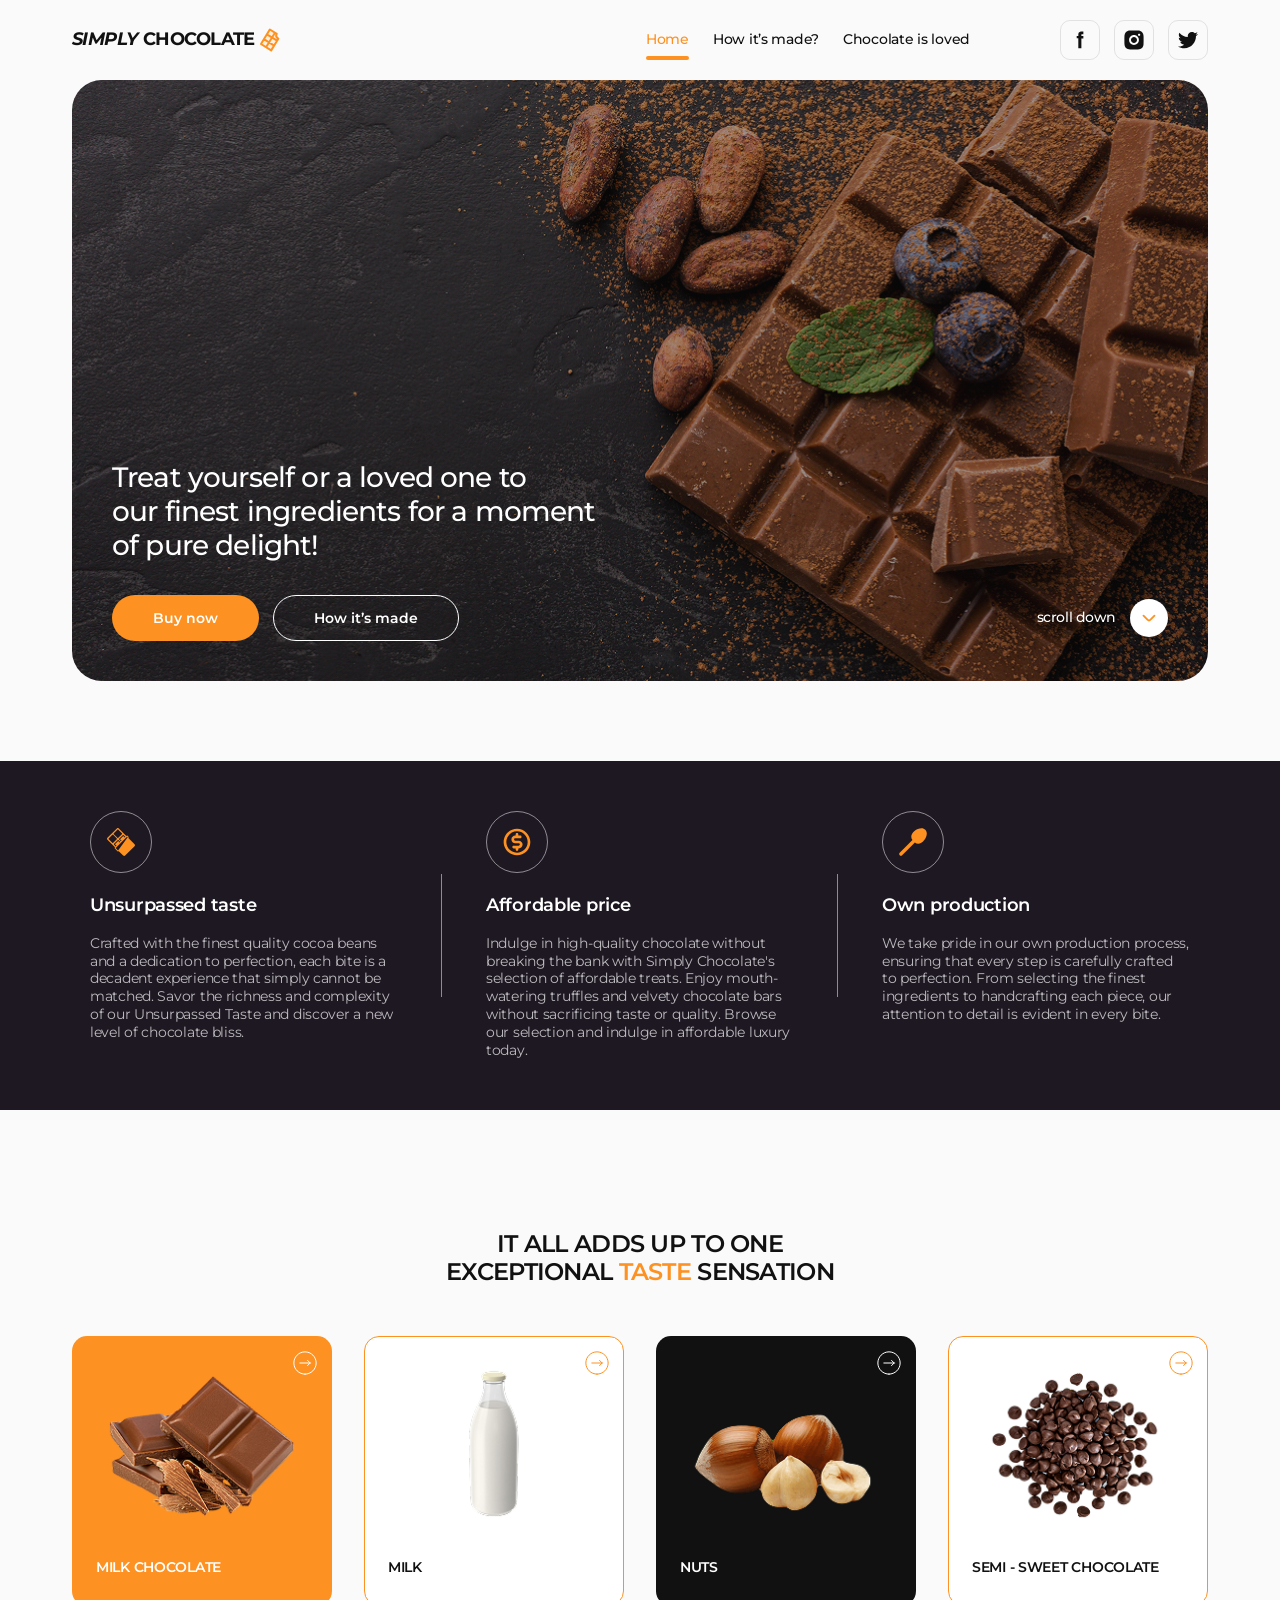
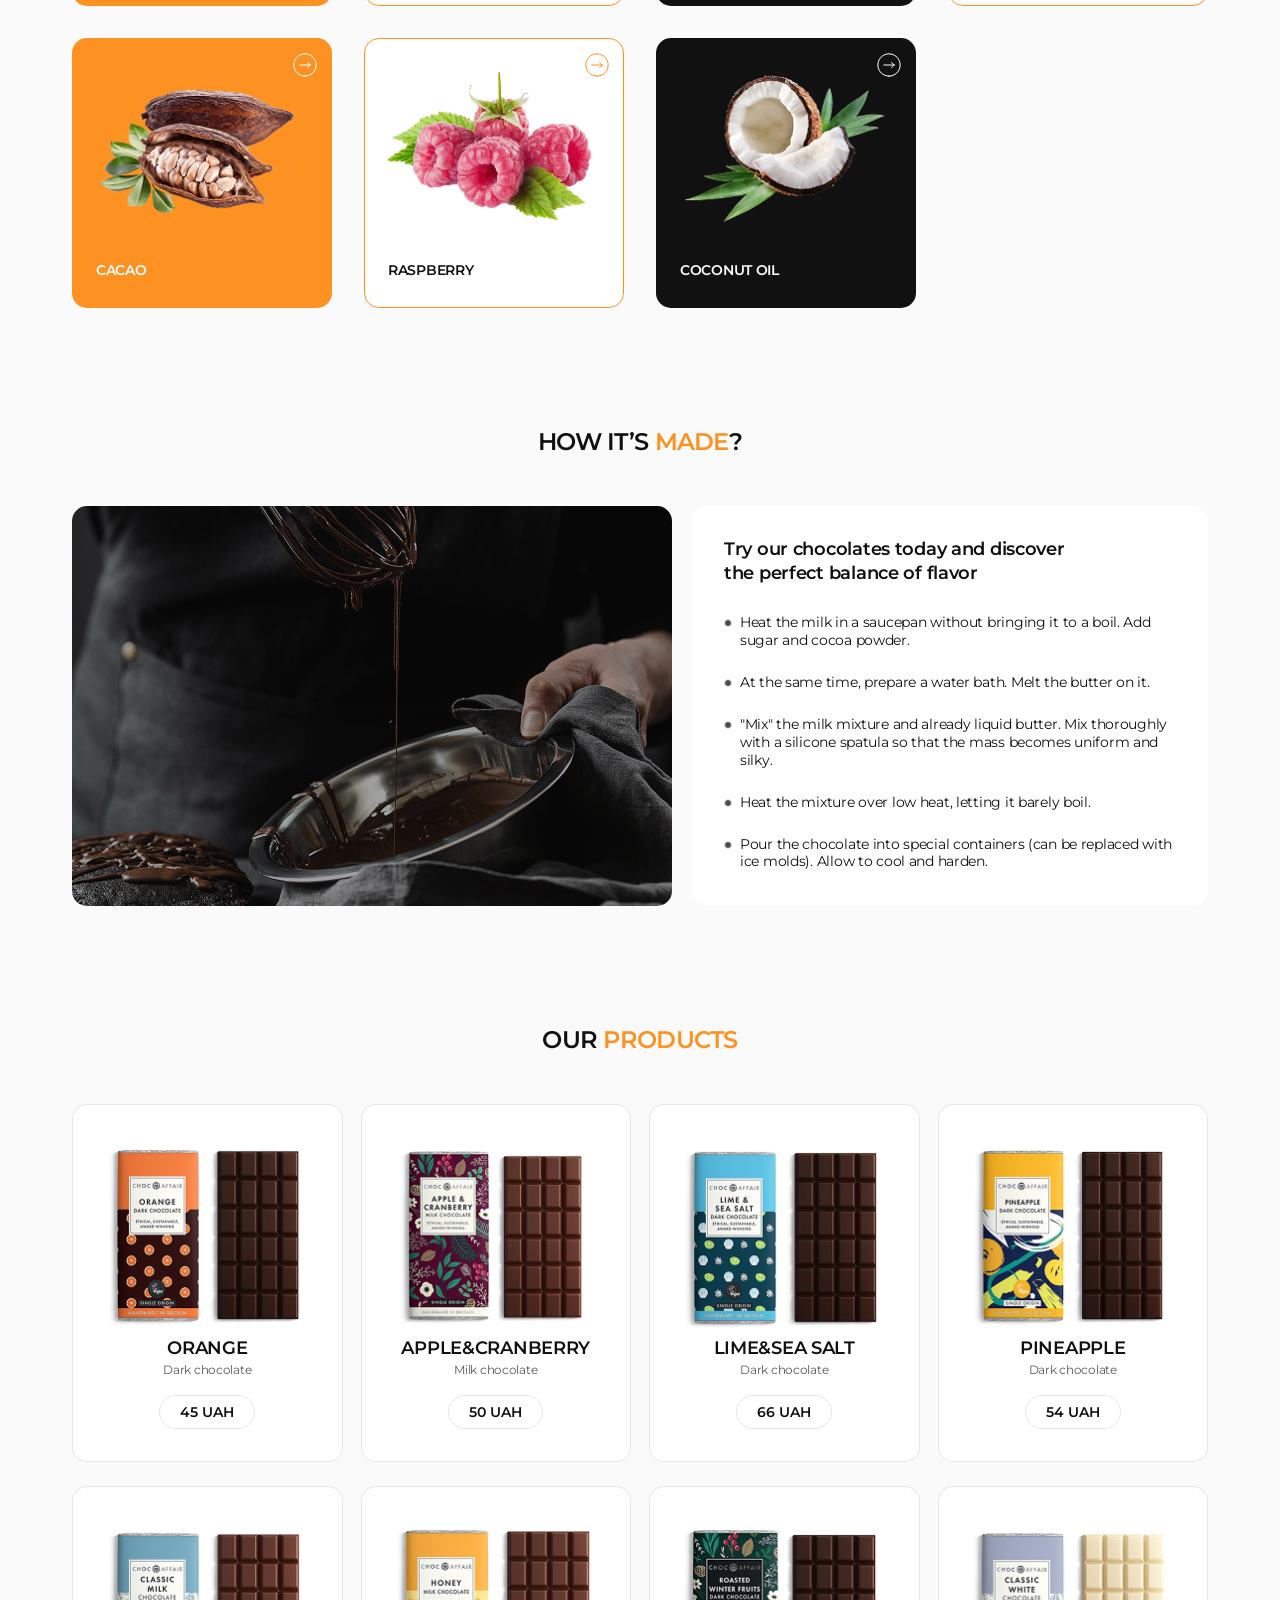
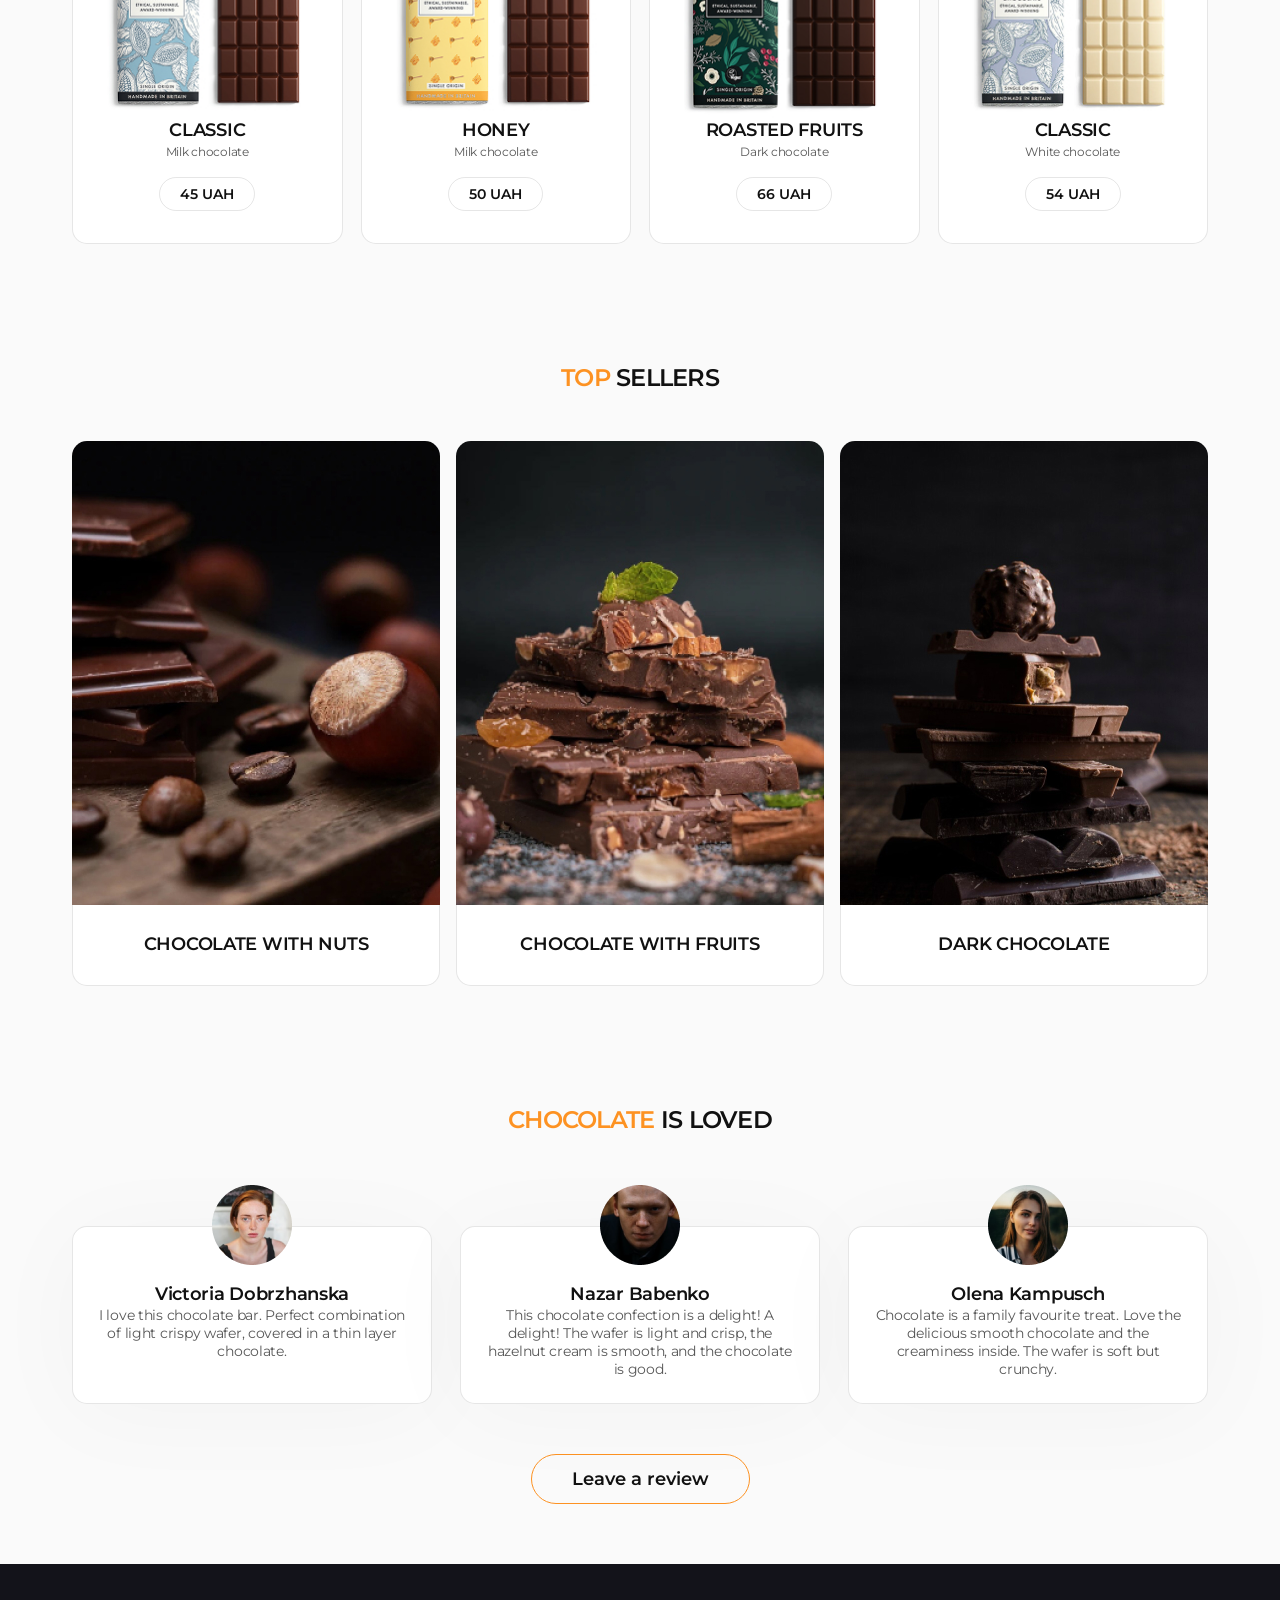
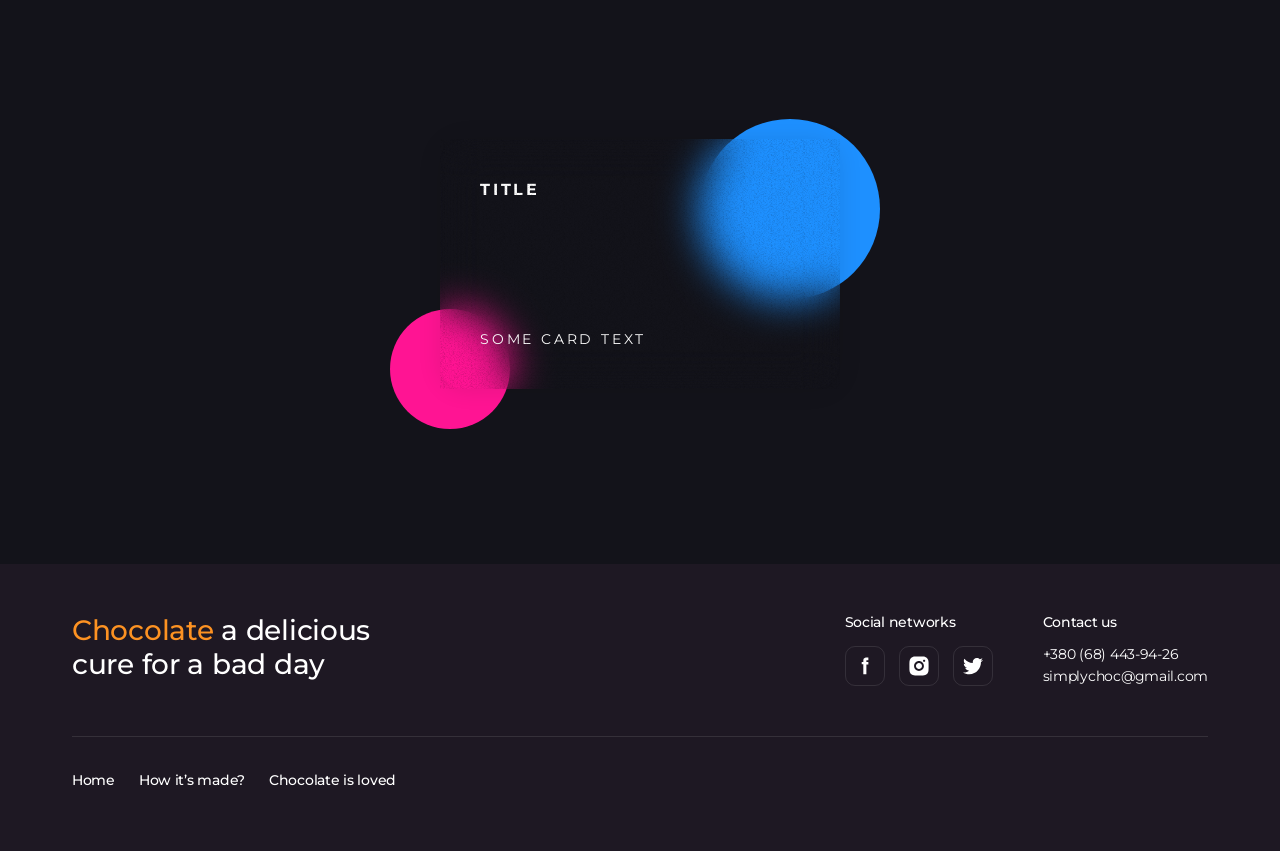
<file: module-04/lesson-02/index.html>
<!doctype html>
<html lang="en">
  <head>
    <meta charset="UTF-8" />
    <meta name="viewport" content="width=device-width, initial-scale=1.0" />
    <meta
      name="description"
      content="Treat yourself or a loved one to our finest ingredients for a moment of pure delight!"
    />
    <meta name="keywords" content="milk chocolate cacao" />
    <title>Simply Chocolate</title>
    <link
      rel="shortcut icon"
      href="./images/icons/logo.svg"
      type="image/svg+xml"
    />
    <!-- Fonts CSS -->
    <link rel="preconnect" href="https://fonts.googleapis.com" />
    <link rel="preconnect" href="https://fonts.gstatic.com" crossorigin />
    <link
      href="https://fonts.googleapis.com/css2?family=Montserrat:ital,wght@0,100..900;1,100..900&family=Raleway:ital,wght@0,100..900;1,100..900&display=swap"
      rel="stylesheet"
    />

    <!-- Normalize CSS -->
    <link
      rel="stylesheet"
      href="https://cdn.jsdelivr.net/npm/modern-normalize@3.0.1/modern-normalize.min.css"
    />

    <!-- Customs CSS -->
    <link rel="stylesheet" href="./css/styles.css" />
  </head>
  <body>
    <!-- #region Header -->
    <header class="header" id="home">
      <div class="container">
        <nav class="header-nav">
          <a class="logo" href="index.html">
            <i class="logo-accent">Simply</i> Chocolate
            <img
              class="logo-icon"
              src="./images/icons/logo.svg"
              alt="Site logo: chocolate"
              width="24"
              height="24"
            />
          </a>
          <ul class="header-menu menu">
            <li class="menu-item">
              <a class="menu-link current" href="#home">Home</a>
            </li>
            <li class="menu-item">
              <a class="menu-link" href="#made">How it’s made?</a>
            </li>
            <li class="menu-item">
              <a class="menu-link" href="#reviews">Chocolate is loved</a>
            </li>
          </ul>
        </nav>
        <ul class="socials socials-dark">
          <li class="socials-item">
            <a
              class="socials-link"
              href="https://facebook.com"
              target="_blank"
              rel="noopener noreferrer"
              aria-label="Link to facebook.com"
            >
              <svg class="socials-icon" width="24" height="24">
                <use href="./images/icons.svg#facebook"></use>
              </svg>
            </a>
          </li>
          <li class="socials-item">
            <a
              class="socials-link"
              href="https://instagram.com"
              target="_blank"
              rel="noopener noreferrer"
              aria-label="Link to instagram.com"
            >
              <svg class="socials-icon" width="24" height="24">
                <use href="./images/icons.svg#instagram"></use>
              </svg>
            </a>
          </li>
          <li class="socials-item">
            <a
              class="socials-link"
              href="https://twitter.com"
              target="_blank"
              rel="noopener noreferrer"
              aria-label="Link to twitter.com"
            >
              <svg class="socials-icon" width="24" height="24">
                <use href="./images/icons.svg#twitter"></use>
              </svg>
            </a>
          </li>
        </ul>
      </div>
    </header>
    <!-- #endregion -->

    <main>
      <!-- #region Hero section -->
      <section class="hero">
        <div class="container">
          <div class="hero-wrapper">
            <h1 class="hero-title">
              Treat yourself or a loved one to our&nbsp;finest ingredients for a
              moment of pure delight!
            </h1>
            <div class="hero-bottom">
              <button class="btn btn-accent" type="button" id="action-btn">
                Buy now
              </button>
              <button class="btn btn-light" type="button">How it’s made</button>
              <a class="hero-link" href="#benefits">
                scroll down
                <span class="hero-link-circle">
                  <svg class="hero-link-icon" width="22" height="22">
                    <use href="./images/icons.svg#arrow-down"></use>
                  </svg>
                </span>
              </a>
            </div>
          </div>
        </div>
      </section>
      <!-- #endregion -->
      <!-- #region Benefits section -->
      <section class="benefits" id="benefits">
        <div class="container">
          <h2 class="visually-hidden">Benefits of our chocolate</h2>
          <ul class="benefits-list">
            <li class="benefits-item">
              <div class="benefits-wrapper">
                <svg class="benefits-icon" width="32" height="32">
                  <use href="./images/icons.svg#chocolate"></use>
                </svg>
              </div>
              <h3 class="benefits-caption">Unsurpassed taste</h3>
              <p class="benefits-text">
                Crafted with the finest quality cocoa beans and a dedication to
                perfection, each bite is a decadent experience that simply
                cannot be matched. Savor the richness and complexity of our
                Unsurpassed Taste and discover a new level of chocolate bliss.
              </p>
            </li>
            <li class="benefits-item">
              <div class="benefits-wrapper">
                <svg class="benefits-icon" width="32" height="32">
                  <use href="./images/icons.svg#coin"></use>
                </svg>
              </div>
              <h3 class="benefits-caption">Affordable price</h3>
              <p class="benefits-text">
                Indulge in high-quality chocolate without breaking the bank with
                Simply Chocolate's selection of affordable treats. Enjoy
                mouth-watering truffles and velvety chocolate bars without
                sacrificing taste or quality. Browse our selection and indulge
                in affordable luxury today.
              </p>
            </li>
            <li class="benefits-item">
              <div class="benefits-wrapper">
                <svg class="benefits-icon" width="32" height="32">
                  <use href="./images/icons.svg#spoon"></use>
                </svg>
              </div>
              <h3 class="benefits-caption">Own production</h3>
              <p class="benefits-text">
                We take pride in our own production process, ensuring that every
                step is carefully crafted to perfection. From selecting the
                finest ingredients to handcrafting each piece, our attention to
                detail is evident in every bite.
              </p>
            </li>
          </ul>
        </div>
      </section>
      <!-- #endregion -->
      <!-- #region Ingredients section -->
      <section class="section ingredients">
        <div class="container">
          <h2 class="ingredients-title section-title">
            It all adds up to one exceptional
            <span class="accent-text">taste</span> sensation
          </h2>
          <ul class="ingredients-list card-set">
            <li class="ingredients-item card-set-item">
              <button class="ingredients-btn" type="button">
                <svg class="ingredients-btn-icon" width="24" height="24">
                  <use href="./images/icons.svg#arrow"></use>
                </svg>
              </button>
              <img
                class="ingredients-ill"
                src="./images/ingredients/img-1.png"
                alt="MILK CHOCOLATE"
                width="214"
                height="160"
              />
              <p class="ingredients-caption">MILK CHOCOLATE</p>
            </li>
            <li class="ingredients-item card-set-item">
              <button class="ingredients-btn" type="button">
                <svg class="ingredients-btn-icon" width="24" height="24">
                  <use href="./images/icons.svg#arrow"></use>
                </svg>
              </button>
              <img
                class="ingredients-ill"
                src="./images/ingredients/img-2.png"
                alt="MILK CHOCOLATE"
                width="214"
                height="160"
              />
              <p class="ingredients-caption">MILK</p>
            </li>
            <li class="ingredients-item card-set-item">
              <button class="ingredients-btn" type="button">
                <svg class="ingredients-btn-icon" width="24" height="24">
                  <use href="./images/icons.svg#arrow"></use>
                </svg>
              </button>
              <img
                class="ingredients-ill"
                src="./images/ingredients/img-3.png"
                alt="NUTS"
                width="214"
                height="160"
              />
              <p class="ingredients-caption">NUTS</p>
            </li>
            <li class="ingredients-item card-set-item">
              <button class="ingredients-btn" type="button">
                <svg class="ingredients-btn-icon" width="24" height="24">
                  <use href="./images/icons.svg#arrow"></use>
                </svg>
              </button>
              <img
                class="ingredients-ill"
                src="./images/ingredients/img-4.png"
                alt="SEMI - SWEET CHOCOLATE"
                width="214"
                height="160"
              />
              <p class="ingredients-caption">SEMI - SWEET CHOCOLATE</p>
            </li>
            <li class="ingredients-item card-set-item">
              <button class="ingredients-btn" type="button">
                <svg class="ingredients-btn-icon" width="24" height="24">
                  <use href="./images/icons.svg#arrow"></use>
                </svg>
              </button>
              <img
                class="ingredients-ill"
                src="./images/ingredients/img-5.png"
                alt="CACAO"
                width="214"
                height="160"
              />
              <p class="ingredients-caption">CACAO</p>
            </li>
            <li class="ingredients-item card-set-item">
              <button class="ingredients-btn" type="button">
                <svg class="ingredients-btn-icon" width="24" height="24">
                  <use href="./images/icons.svg#arrow"></use>
                </svg>
              </button>
              <img
                class="ingredients-ill"
                src="./images/ingredients/img-6.png"
                alt="RASPBERRY"
                width="214"
                height="160"
              />
              <p class="ingredients-caption">RASPBERRY</p>
            </li>
            <li class="ingredients-item card-set-item">
              <button class="ingredients-btn" type="button">
                <svg class="ingredients-btn-icon" width="24" height="24">
                  <use href="./images/icons.svg#arrow"></use>
                </svg>
              </button>
              <img
                class="ingredients-ill"
                src="./images/ingredients/img-7.png"
                alt="COCONUT OIL"
                width="214"
                height="160"
              />
              <p class="ingredients-caption">COCONUT OIL</p>
            </li>
          </ul>
        </div>
      </section>
      <!-- #endregion -->
      <!-- #region Made section -->
      <section class="section made" id="made">
        <div class="container">
          <h2 class="section-title">
            How it’s <span class="accent-text">made</span>?
          </h2>
          <div class="made-wrapper">
            <div class="made-left-side">
              <img
                class="made-img"
                src="./images/made/image.jpg"
                alt="How it’s made?"
                width="600"
                height="400"
              />
            </div>
            <div class="made-right-side">
              <h3 class="made-subtitle">
                Try our chocolates today and discover the perfect balance of
                flavor
              </h3>
              <ol class="made-recipe">
                <li class="made-recipe-item">
                  Heat the milk in a saucepan without bringing it to a boil. Add
                  sugar and cocoa powder.
                </li>
                <li class="made-recipe-item">
                  At the same time, prepare a water bath. Melt the butter on it.
                </li>
                <li class="made-recipe-item">
                  "Mix" the milk mixture and already liquid butter. Mix
                  thoroughly with a silicone spatula so that the mass becomes
                  uniform and silky.
                </li>
                <li class="made-recipe-item">
                  Heat the mixture over low heat, letting it barely boil.
                </li>
                <li class="made-recipe-item">
                  Pour the chocolate into special containers (can be replaced
                  with ice molds). Allow to cool and harden.
                </li>
              </ol>
            </div>
          </div>
        </div>
      </section>
      <!-- #endregion -->
      <!-- #region Product section -->
      <section class="section products">
        <div class="container">
          <h2 class="section-title">
            Our <span class="accent-text">products</span>
          </h2>
          <ul class="products-list card-set">
            <li class="products-item card-set-item">
              <img
                class="products-pic"
                src="./images/products/img-1.jpg"
                alt="Orange"
                width="230"
                height="201"
              />
              <h3 class="products-caption">Orange</h3>
              <p class="products-type">Dark chocolate</p>
              <button class="products-label" type="button">45 UAH</button>
            </li>
            <li class="products-item card-set-item">
              <img
                class="products-pic"
                src="./images/products/img-2.jpg"
                alt="Apple&Cranberry"
                width="230"
                height="201"
              />
              <h3 class="products-caption">Apple&Cranberry</h3>
              <p class="products-type">Milk chocolate</p>
              <button class="products-label" type="button">50 UAH</button>
            </li>
            <li class="products-item card-set-item">
              <img
                class="products-pic"
                src="./images/products/img-3.jpg"
                alt="Lime&Sea salt"
                width="230"
                height="201"
              />
              <h3 class="products-caption">Lime&Sea salt</h3>
              <p class="products-type">Dark chocolate</p>
              <button class="products-label" type="button">66 UAH</button>
            </li>
            <li class="products-item card-set-item">
              <img
                class="products-pic"
                src="./images/products/img-4.jpg"
                alt="Pineapple"
                width="230"
                height="201"
              />
              <h3 class="products-caption">Pineapple</h3>
              <p class="products-type">Dark chocolate</p>
              <button class="products-label" type="button">54 UAH</button>
            </li>
            <li class="products-item card-set-item">
              <img
                class="products-pic"
                src="./images/products/img-5.jpg"
                alt="Classic"
                width="230"
                height="201"
              />
              <h3 class="products-caption">Classic</h3>
              <p class="products-type">Milk chocolate</p>
              <button class="products-label" type="button">45 UAH</button>
            </li>
            <li class="products-item card-set-item">
              <img
                class="products-pic"
                src="./images/products/img-6.jpg"
                alt="Honey"
                width="230"
                height="201"
              />
              <h3 class="products-caption">Honey</h3>
              <p class="products-type">Milk chocolate</p>
              <button class="products-label" type="button">50 UAH</button>
            </li>
            <li class="products-item card-set-item">
              <img
                class="products-pic"
                src="./images/products/img-7.jpg"
                alt="Roasted fruits"
                width="230"
                height="201"
              />
              <h3 class="products-caption">Roasted fruits</h3>
              <p class="products-type">Dark chocolate</p>
              <button class="products-label" type="button">66 UAH</button>
            </li>
            <li class="products-item card-set-item">
              <img
                class="products-pic"
                src="./images/products/img-8.jpg"
                alt="Classic"
                width="230"
                height="201"
              />
              <h3 class="products-caption">Classic</h3>
              <p class="products-type">White chocolate</p>
              <button class="products-label" type="button">54 UAH</button>
            </li>
          </ul>
        </div>
      </section>
      <!-- #endregion -->
      <!-- #region Bestsellers -->
      <section class="section bestsellers">
        <div class="container">
          <h2 class="section-title">
            <span class="accent-text">Top</span> sellers
          </h2>
          <ul class="bestsellers-list card-set">
            <li class="bestsellers-item card-set-item">
              <div class="bestsellers-wrapper">
                <img
                  class="bestsellers-ill"
                  src="./images/bestsellers/img-1.jpg"
                  alt="CHOCOLATE WITH NUTS"
                  width="368"
                  height="464"
                />
                <p class="overlay">
                  Chocolate with fruit is an unbeatable combination of two of
                  the tastiest things in the world. This dessert combines
                  delicate and aromatic chocolate with fresh and juicy fruits,
                  creating a true poetry of taste.
                </p>
              </div>
              <h3 class="bestsellers-caption">CHOCOLATE WITH NUTS</h3>
            </li>
            <li class="bestsellers-item card-set-item">
              <div class="bestsellers-wrapper">
                <img
                  class="bestsellers-ill"
                  src="./images/bestsellers/img-2.jpg"
                  alt="CHOCOLATE WITH FruIts"
                  width="368"
                  height="464"
                />
                <p class="overlay">
                  Chocolate with fruit is an unbeatable combination of two of
                  the tastiest things in the world. This dessert combines
                  delicate and aromatic chocolate with fresh and juicy fruits,
                  creating a true poetry of taste.
                </p>
              </div>
              <h3 class="bestsellers-caption">CHOCOLATE WITH FruIts</h3>
            </li>
            <li class="bestsellers-item card-set-item">
              <div class="bestsellers-wrapper">
                <img
                  class="bestsellers-ill"
                  src="./images/bestsellers/img-3.jpg"
                  alt="DARK CHOCOLATE"
                  width="368"
                  height="464"
                />
                <p class="overlay">
                  Chocolate with fruit is an unbeatable combination of two of
                  the tastiest things in the world. This dessert combines
                  delicate and aromatic chocolate with fresh and juicy fruits,
                  creating a true poetry of taste.
                </p>
              </div>
              <h3 class="bestsellers-caption">DARK CHOCOLATE</h3>
            </li>
          </ul>
        </div>
      </section>
      <!-- #endregion -->
      <!-- #region Reviews -->
      <section class="section reviews" id="reviews">
        <div class="container">
          <h2 class="section-title reviews-title">
            <span class="accent-text">Chocolate</span> is loved
          </h2>
          <ul class="reviews-list card-set">
            <li class="reviews-item card-set-item">
              <img
                class="reviews-avatar"
                src="./images/reviews/img-1.png"
                alt="Victoria Dobrzhanska"
                width="80"
                height="80"
              />
              <h3 class="reviews-author">Victoria Dobrzhanska</h3>
              <p class="reviews-text">
                I love this chocolate bar. Perfect combination of light crispy
                wafer, covered in a thin layer chocolate.
              </p>
            </li>
            <li class="reviews-item card-set-item">
              <img
                class="reviews-avatar"
                src="./images/reviews/img-2.png"
                alt="Nazar Babenko"
                width="80"
                height="80"
              />
              <h3 class="reviews-author">Nazar Babenko</h3>
              <p class="reviews-text">
                This chocolate confection is a delight! A delight! The wafer is
                light and crisp, the hazelnut cream is smooth, and the chocolate
                is good.
              </p>
            </li>
            <li class="reviews-item card-set-item">
              <img
                class="reviews-avatar"
                src="./images/reviews/img-3.png"
                alt="Olena Kampusch"
                width="80"
                height="80"
              />
              <h3 class="reviews-author">Olena Kampusch</h3>
              <p class="reviews-text">
                Chocolate is a family favourite treat. Love the delicious smooth
                chocolate and the creaminess inside. The wafer is soft but
                crunchy.
              </p>
            </li>
          </ul>
          <button class="reviews-btn btn btn-dark" type="button">
            Leave a review
          </button>
        </div>
      </section>
      <!-- #endregion -->
      <!-- #region Glass card -->
      <section class="glass-card">
        <div class="container">
          <div class="card-overlay">
            <div class="card js-card">
              <h3>Title</h3>
              <p>Some card text</p>
            </div>
          </div>
        </div>
      </section>
      <!-- #endregion -->
    </main>

    <!-- #region Footer -->
    <footer class="footer">
      <div class="container">
        <div class="footer-top">
          <p class="footer-slogan">
            <span class="accent-text">Chocolate</span> a delicious cure for a
            bad day
          </p>
          <div class="footer-socials">
            <p class="footer-caption">Social networks</p>
            <ul class="socials socials-light">
              <li class="socials-item">
                <a
                  class="socials-link"
                  href="https://facebook.com"
                  target="_blank"
                  rel="noopener noreferrer"
                  aria-label="Link to facebook.com"
                >
                  <svg class="socials-icon" width="24" height="24">
                    <use href="./images/icons.svg#facebook"></use>
                  </svg>
                </a>
              </li>
              <li class="socials-item">
                <a
                  class="socials-link"
                  href="https://instagram.com"
                  target="_blank"
                  rel="noopener noreferrer"
                  aria-label="Link to instagram.com"
                >
                  <svg class="socials-icon" width="24" height="24">
                    <use href="./images/icons.svg#instagram"></use>
                  </svg>
                </a>
              </li>
              <li class="socials-item">
                <a
                  class="socials-link"
                  href="https://twitter.com"
                  target="_blank"
                  rel="noopener noreferrer"
                  aria-label="Link to twitter.com"
                >
                  <svg class="socials-icon" width="24" height="24">
                    <use href="./images/icons.svg#twitter"></use>
                  </svg>
                </a>
              </li>
            </ul>
          </div>
          <address class="contacts">
            <p class="footer-caption">Contact us</p>
            <ul class="contacts-list">
              <li class="contacts-item">
                <a class="contacts-link" href="tel:+380684439426">
                  +380 (68) 443-94-26
                </a>
              </li>
              <li class="contacts-item">
                <a class="contacts-link" href="mailto:simplychoc@gmail.com">
                  simplychoc@gmail.com
                </a>
              </li>
            </ul>
          </address>
        </div>

        <div class="footer-bottom">
          <ul class="footer-menu menu">
            <li class="menu-item">
              <a class="menu-link" href="#">Home</a>
            </li>
            <li class="menu-item">
              <a class="menu-link" href="#">How it’s made?</a>
            </li>
            <li class="menu-item">
              <a class="menu-link" href="#">Chocolate is loved</a>
            </li>
          </ul>
        </div>
      </div>
    </footer>

    <script src="./app.js"></script>
  </body>
</html>
</file>
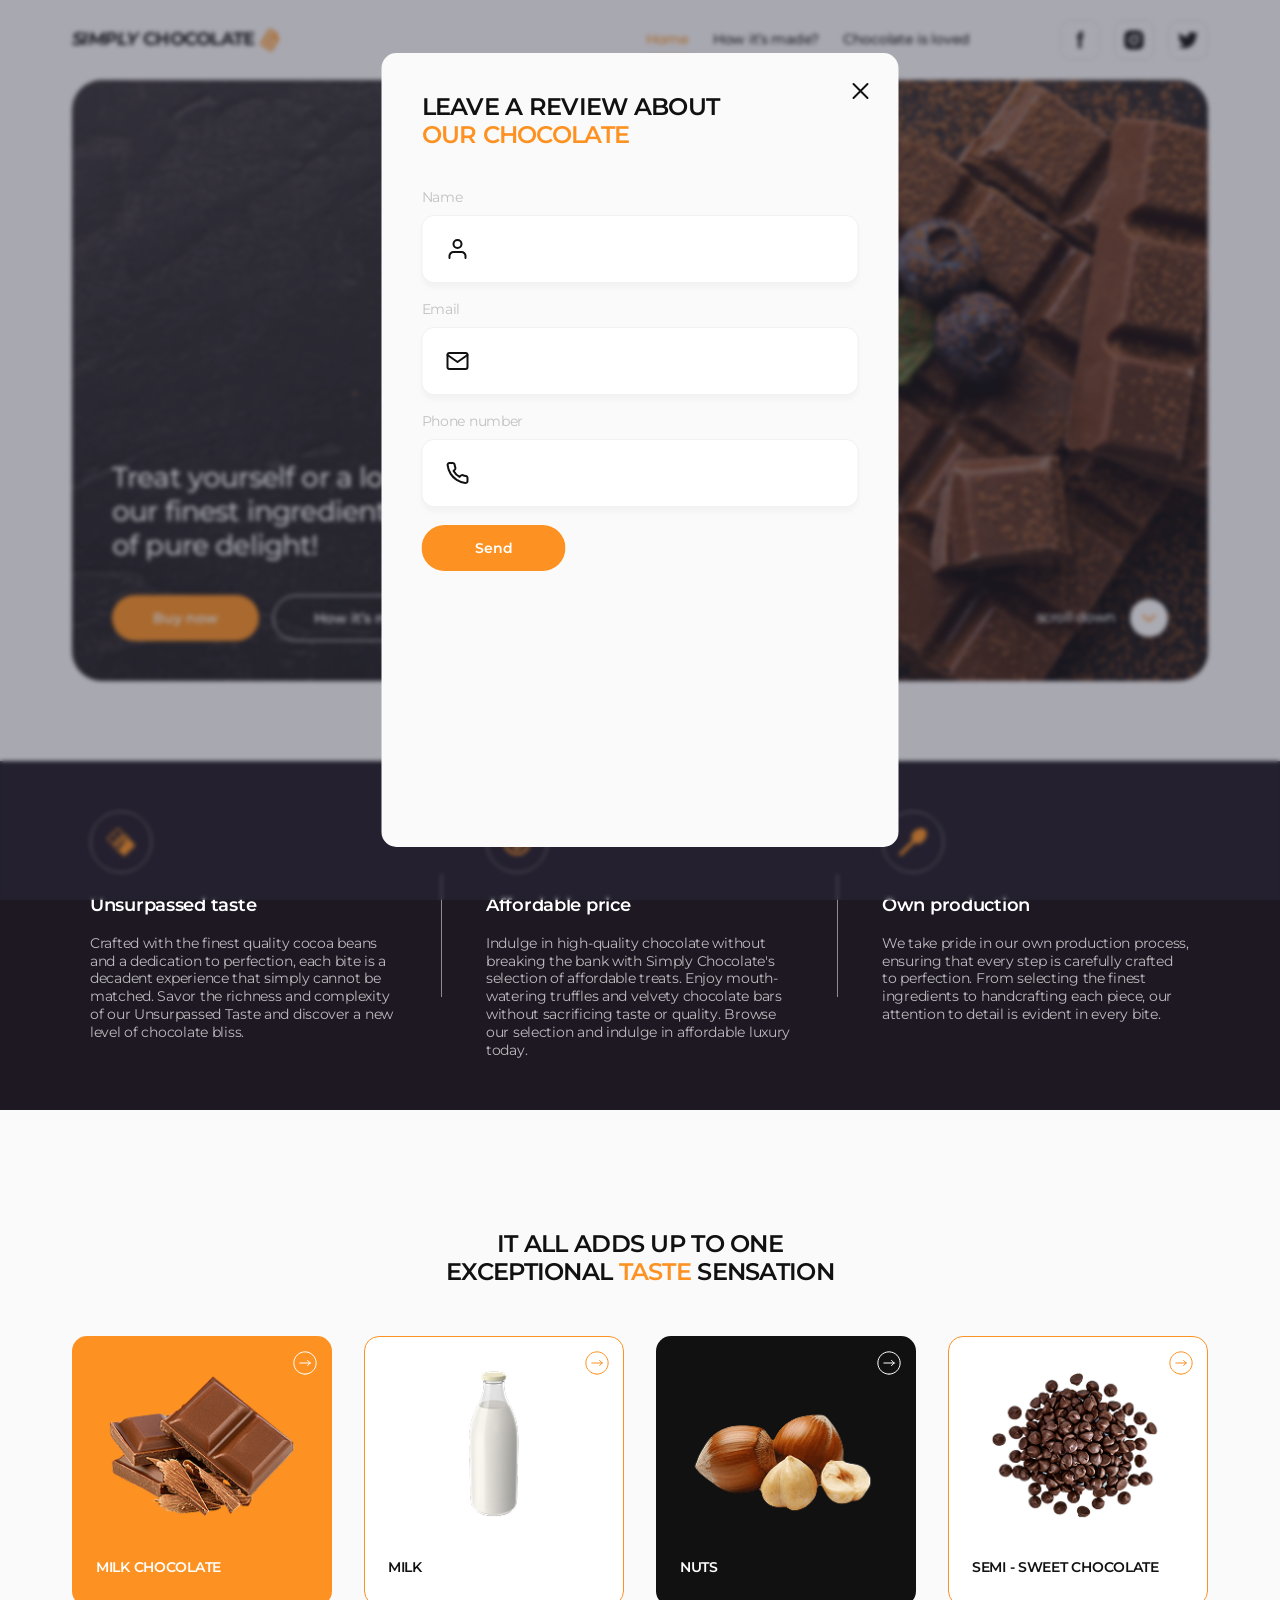
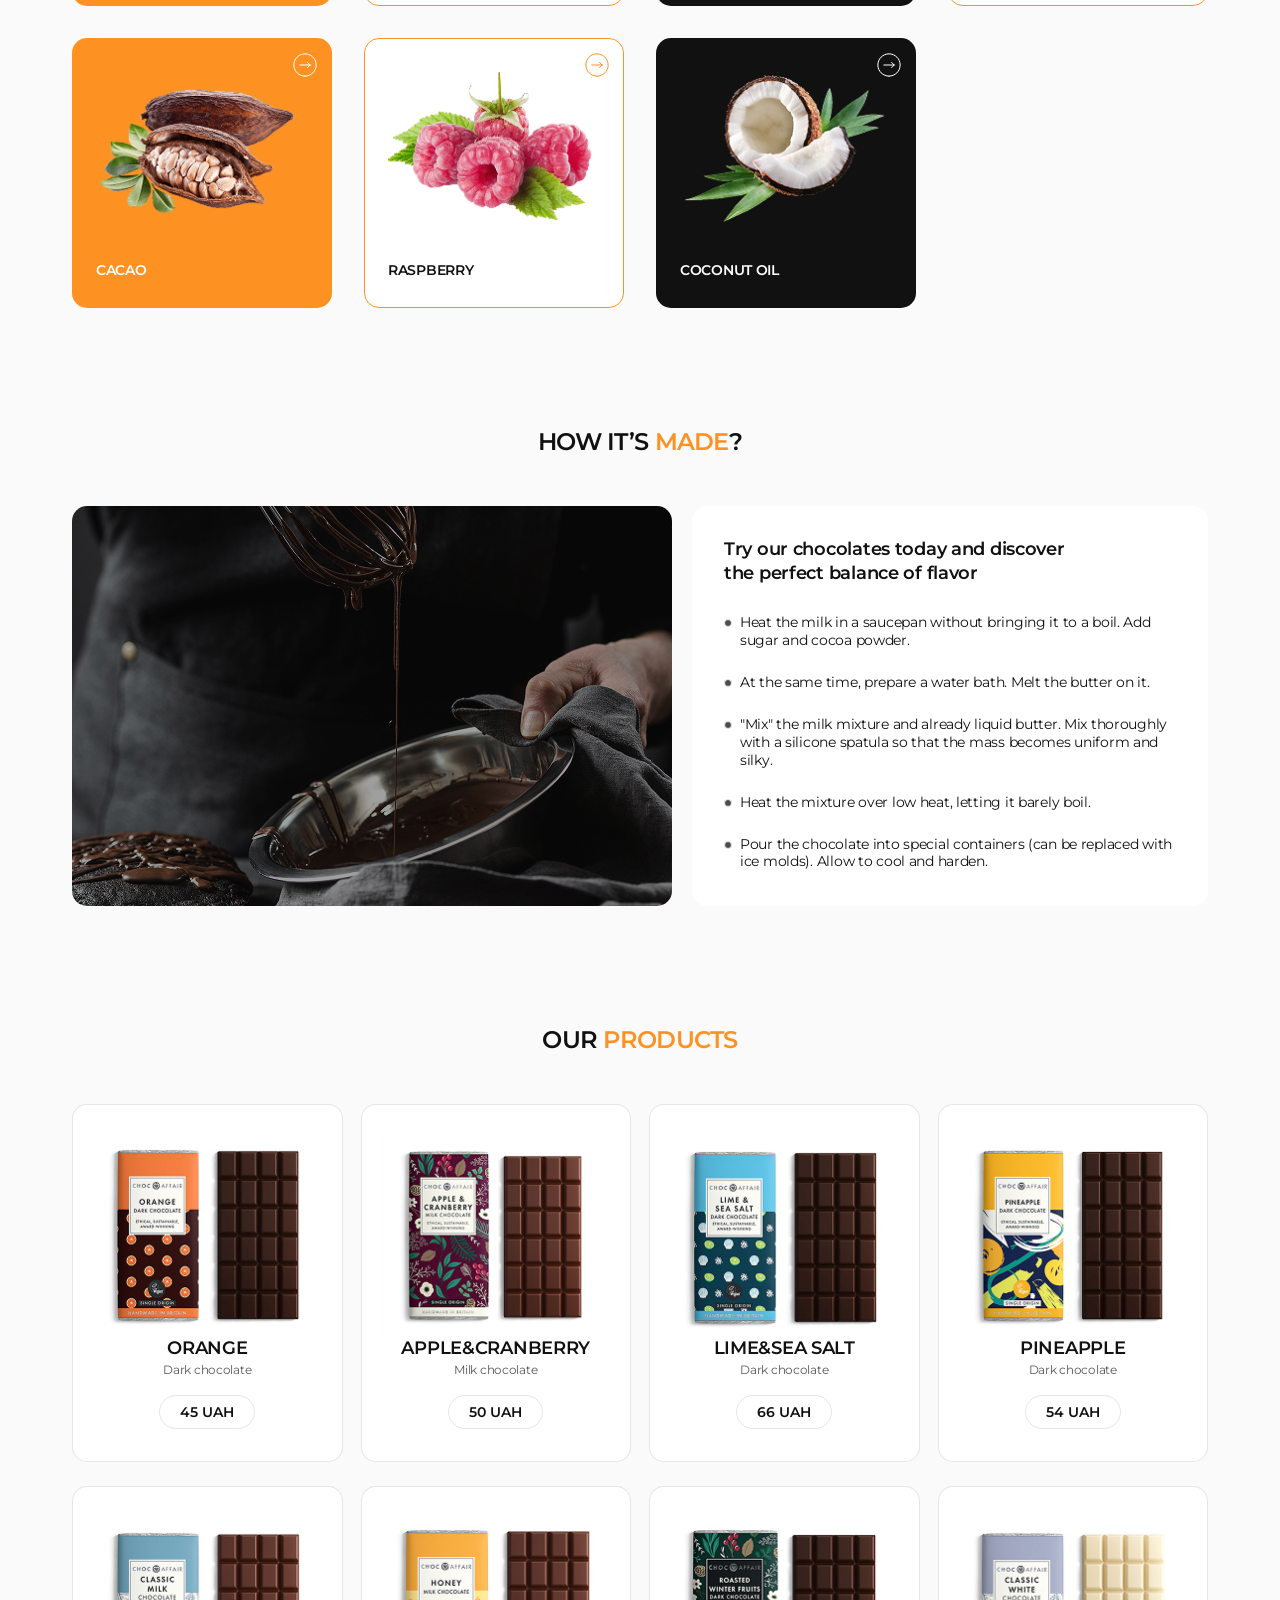
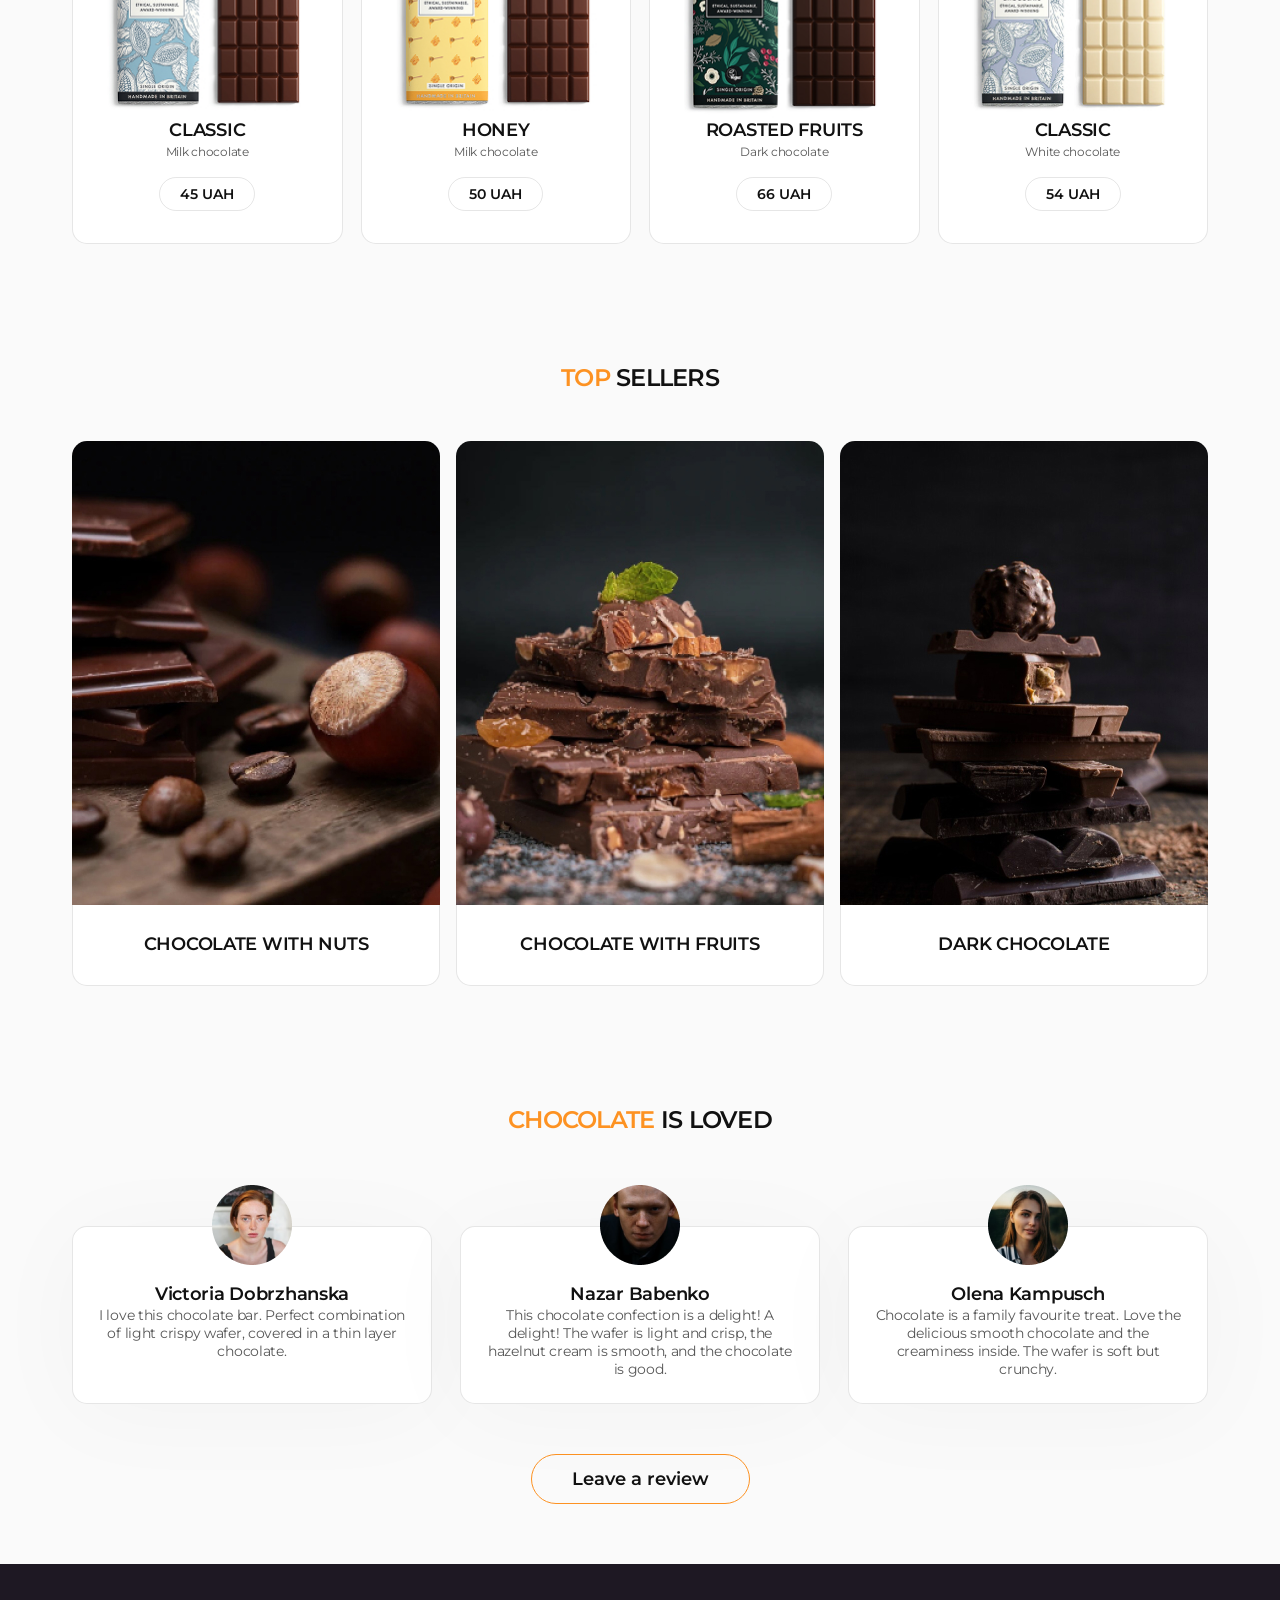
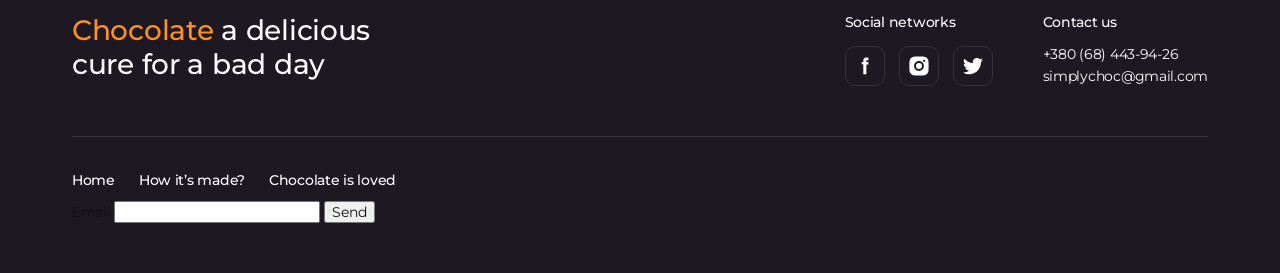
<file: module-05/lesson-01/index.html>
<!doctype html>
<html lang="en">
  <head>
    <meta charset="UTF-8" />
    <meta name="viewport" content="width=device-width, initial-scale=1.0" />
    <meta
      name="description"
      content="Treat yourself or a loved one to our finest ingredients for a moment of pure delight!"
    />
    <meta name="keywords" content="milk chocolate cacao" />
    <title>Simply Chocolate</title>
    <link
      rel="shortcut icon"
      href="./images/icons/logo.svg"
      type="image/svg+xml"
    />
    <!-- Fonts CSS -->
    <link rel="preconnect" href="https://fonts.googleapis.com" />
    <link rel="preconnect" href="https://fonts.gstatic.com" crossorigin />
    <link
      href="https://fonts.googleapis.com/css2?family=Montserrat:ital,wght@0,100..900;1,100..900&family=Raleway:ital,wght@0,100..900;1,100..900&display=swap"
      rel="stylesheet"
    />

    <!-- Normalize CSS -->
    <link
      rel="stylesheet"
      href="https://cdn.jsdelivr.net/npm/modern-normalize@3.0.1/modern-normalize.min.css"
    />

    <!-- Customs CSS -->
    <link rel="stylesheet" href="./css/styles.css" />
  </head>
  <body>
    <!-- #region Header -->
    <header class="header" id="home">
      <div class="container">
        <nav class="header-nav">
          <a class="logo" href="index.html">
            <i class="logo-accent">Simply</i> Chocolate
            <img
              class="logo-icon"
              src="./images/icons/logo.svg"
              alt="Site logo: chocolate"
              width="24"
              height="24"
            />
          </a>
          <ul class="header-menu menu">
            <li class="menu-item">
              <a class="menu-link current" href="#home">Home</a>
            </li>
            <li class="menu-item">
              <a class="menu-link" href="#made">How it’s made?</a>
            </li>
            <li class="menu-item">
              <a class="menu-link" href="#reviews">Chocolate is loved</a>
            </li>
          </ul>
        </nav>
        <ul class="socials socials-dark">
          <li class="socials-item">
            <a
              class="socials-link"
              href="https://facebook.com"
              target="_blank"
              rel="noopener noreferrer"
              aria-label="Link to facebook.com"
            >
              <svg class="socials-icon" width="24" height="24">
                <use href="./images/icons.svg#facebook"></use>
              </svg>
            </a>
          </li>
          <li class="socials-item">
            <a
              class="socials-link"
              href="https://instagram.com"
              target="_blank"
              rel="noopener noreferrer"
              aria-label="Link to instagram.com"
            >
              <svg class="socials-icon" width="24" height="24">
                <use href="./images/icons.svg#instagram"></use>
              </svg>
            </a>
          </li>
          <li class="socials-item">
            <a
              class="socials-link"
              href="https://twitter.com"
              target="_blank"
              rel="noopener noreferrer"
              aria-label="Link to twitter.com"
            >
              <svg class="socials-icon" width="24" height="24">
                <use href="./images/icons.svg#twitter"></use>
              </svg>
            </a>
          </li>
        </ul>
      </div>
    </header>
    <!-- #endregion -->

    <main>
      <!-- #region Hero section -->
      <section class="hero">
        <div class="container">
          <div class="hero-wrapper">
            <h1 class="hero-title">
              Treat yourself or a loved one to our&nbsp;finest ingredients for a
              moment of pure delight!
            </h1>
            <div class="hero-bottom">
              <button class="btn btn-accent" type="button" id="action-btn">
                Buy now
              </button>
              <button class="btn btn-light" type="button">How it’s made</button>
              <a class="hero-link" href="#benefits">
                scroll down
                <span class="hero-link-circle">
                  <svg class="hero-link-icon" width="22" height="22">
                    <use href="./images/icons.svg#arrow-down"></use>
                  </svg>
                </span>
              </a>
            </div>
          </div>
        </div>
      </section>
      <!-- #endregion -->
      <!-- #region Benefits section -->
      <section class="benefits" id="benefits">
        <div class="container">
          <h2 class="visually-hidden">Benefits of our chocolate</h2>
          <ul class="benefits-list">
            <li class="benefits-item">
              <div class="benefits-wrapper">
                <svg class="benefits-icon" width="32" height="32">
                  <use href="./images/icons.svg#chocolate"></use>
                </svg>
              </div>
              <h3 class="benefits-caption">Unsurpassed taste</h3>
              <p class="benefits-text">
                Crafted with the finest quality cocoa beans and a dedication to
                perfection, each bite is a decadent experience that simply
                cannot be matched. Savor the richness and complexity of our
                Unsurpassed Taste and discover a new level of chocolate bliss.
              </p>
            </li>
            <li class="benefits-item">
              <div class="benefits-wrapper">
                <svg class="benefits-icon" width="32" height="32">
                  <use href="./images/icons.svg#coin"></use>
                </svg>
              </div>
              <h3 class="benefits-caption">Affordable price</h3>
              <p class="benefits-text">
                Indulge in high-quality chocolate without breaking the bank with
                Simply Chocolate's selection of affordable treats. Enjoy
                mouth-watering truffles and velvety chocolate bars without
                sacrificing taste or quality. Browse our selection and indulge
                in affordable luxury today.
              </p>
            </li>
            <li class="benefits-item">
              <div class="benefits-wrapper">
                <svg class="benefits-icon" width="32" height="32">
                  <use href="./images/icons.svg#spoon"></use>
                </svg>
              </div>
              <h3 class="benefits-caption">Own production</h3>
              <p class="benefits-text">
                We take pride in our own production process, ensuring that every
                step is carefully crafted to perfection. From selecting the
                finest ingredients to handcrafting each piece, our attention to
                detail is evident in every bite.
              </p>
            </li>
          </ul>
        </div>
      </section>
      <!-- #endregion -->
      <!-- #region Ingredients section -->
      <section class="section ingredients">
        <div class="container">
          <h2 class="ingredients-title section-title">
            It all adds up to one exceptional
            <span class="accent-text">taste</span> sensation
          </h2>
          <ul class="ingredients-list card-set">
            <li class="ingredients-item card-set-item">
              <button class="ingredients-btn" type="button">
                <svg class="ingredients-btn-icon" width="24" height="24">
                  <use href="./images/icons.svg#arrow"></use>
                </svg>
              </button>
              <img
                class="ingredients-ill"
                src="./images/ingredients/img-1.png"
                alt="MILK CHOCOLATE"
                width="214"
                height="160"
              />
              <p class="ingredients-caption">MILK CHOCOLATE</p>
            </li>
            <li class="ingredients-item card-set-item">
              <button class="ingredients-btn" type="button">
                <svg class="ingredients-btn-icon" width="24" height="24">
                  <use href="./images/icons.svg#arrow"></use>
                </svg>
              </button>
              <img
                class="ingredients-ill"
                src="./images/ingredients/img-2.png"
                alt="MILK CHOCOLATE"
                width="214"
                height="160"
              />
              <p class="ingredients-caption">MILK</p>
            </li>
            <li class="ingredients-item card-set-item">
              <button class="ingredients-btn" type="button">
                <svg class="ingredients-btn-icon" width="24" height="24">
                  <use href="./images/icons.svg#arrow"></use>
                </svg>
              </button>
              <img
                class="ingredients-ill"
                src="./images/ingredients/img-3.png"
                alt="NUTS"
                width="214"
                height="160"
              />
              <p class="ingredients-caption">NUTS</p>
            </li>
            <li class="ingredients-item card-set-item">
              <button class="ingredients-btn" type="button">
                <svg class="ingredients-btn-icon" width="24" height="24">
                  <use href="./images/icons.svg#arrow"></use>
                </svg>
              </button>
              <img
                class="ingredients-ill"
                src="./images/ingredients/img-4.png"
                alt="SEMI - SWEET CHOCOLATE"
                width="214"
                height="160"
              />
              <p class="ingredients-caption">SEMI - SWEET CHOCOLATE</p>
            </li>
            <li class="ingredients-item card-set-item">
              <button class="ingredients-btn" type="button">
                <svg class="ingredients-btn-icon" width="24" height="24">
                  <use href="./images/icons.svg#arrow"></use>
                </svg>
              </button>
              <img
                class="ingredients-ill"
                src="./images/ingredients/img-5.png"
                alt="CACAO"
                width="214"
                height="160"
              />
              <p class="ingredients-caption">CACAO</p>
            </li>
            <li class="ingredients-item card-set-item">
              <button class="ingredients-btn" type="button">
                <svg class="ingredients-btn-icon" width="24" height="24">
                  <use href="./images/icons.svg#arrow"></use>
                </svg>
              </button>
              <img
                class="ingredients-ill"
                src="./images/ingredients/img-6.png"
                alt="RASPBERRY"
                width="214"
                height="160"
              />
              <p class="ingredients-caption">RASPBERRY</p>
            </li>
            <li class="ingredients-item card-set-item">
              <button class="ingredients-btn" type="button">
                <svg class="ingredients-btn-icon" width="24" height="24">
                  <use href="./images/icons.svg#arrow"></use>
                </svg>
              </button>
              <img
                class="ingredients-ill"
                src="./images/ingredients/img-7.png"
                alt="COCONUT OIL"
                width="214"
                height="160"
              />
              <p class="ingredients-caption">COCONUT OIL</p>
            </li>
          </ul>
        </div>
      </section>
      <!-- #endregion -->
      <!-- #region Made section -->
      <section class="section made" id="made">
        <div class="container">
          <h2 class="section-title">
            How it’s <span class="accent-text">made</span>?
          </h2>
          <div class="made-wrapper">
            <div class="made-left-side">
              <img
                class="made-img"
                src="./images/made/image.jpg"
                alt="How it’s made?"
                width="600"
                height="400"
              />
            </div>
            <div class="made-right-side">
              <h3 class="made-subtitle">
                Try our chocolates today and discover the perfect balance of
                flavor
              </h3>
              <ol class="made-recipe">
                <li class="made-recipe-item">
                  Heat the milk in a saucepan without bringing it to a boil. Add
                  sugar and cocoa powder.
                </li>
                <li class="made-recipe-item">
                  At the same time, prepare a water bath. Melt the butter on it.
                </li>
                <li class="made-recipe-item">
                  "Mix" the milk mixture and already liquid butter. Mix
                  thoroughly with a silicone spatula so that the mass becomes
                  uniform and silky.
                </li>
                <li class="made-recipe-item">
                  Heat the mixture over low heat, letting it barely boil.
                </li>
                <li class="made-recipe-item">
                  Pour the chocolate into special containers (can be replaced
                  with ice molds). Allow to cool and harden.
                </li>
              </ol>
            </div>
          </div>
        </div>
      </section>
      <!-- #endregion -->
      <!-- #region Product section -->
      <section class="section products">
        <div class="container">
          <h2 class="section-title">
            Our <span class="accent-text">products</span>
          </h2>
          <ul class="products-list card-set">
            <li class="products-item card-set-item">
              <img
                class="products-pic"
                src="./images/products/img-1.jpg"
                alt="Orange"
                width="230"
                height="201"
              />
              <h3 class="products-caption">Orange</h3>
              <p class="products-type">Dark chocolate</p>
              <button class="products-label" type="button">45 UAH</button>
            </li>
            <li class="products-item card-set-item">
              <img
                class="products-pic"
                src="./images/products/img-2.jpg"
                alt="Apple&Cranberry"
                width="230"
                height="201"
              />
              <h3 class="products-caption">Apple&Cranberry</h3>
              <p class="products-type">Milk chocolate</p>
              <button class="products-label" type="button">50 UAH</button>
            </li>
            <li class="products-item card-set-item">
              <img
                class="products-pic"
                src="./images/products/img-3.jpg"
                alt="Lime&Sea salt"
                width="230"
                height="201"
              />
              <h3 class="products-caption">Lime&Sea salt</h3>
              <p class="products-type">Dark chocolate</p>
              <button class="products-label" type="button">66 UAH</button>
            </li>
            <li class="products-item card-set-item">
              <img
                class="products-pic"
                src="./images/products/img-4.jpg"
                alt="Pineapple"
                width="230"
                height="201"
              />
              <h3 class="products-caption">Pineapple</h3>
              <p class="products-type">Dark chocolate</p>
              <button class="products-label" type="button">54 UAH</button>
            </li>
            <li class="products-item card-set-item">
              <img
                class="products-pic"
                src="./images/products/img-5.jpg"
                alt="Classic"
                width="230"
                height="201"
              />
              <h3 class="products-caption">Classic</h3>
              <p class="products-type">Milk chocolate</p>
              <button class="products-label" type="button">45 UAH</button>
            </li>
            <li class="products-item card-set-item">
              <img
                class="products-pic"
                src="./images/products/img-6.jpg"
                alt="Honey"
                width="230"
                height="201"
              />
              <h3 class="products-caption">Honey</h3>
              <p class="products-type">Milk chocolate</p>
              <button class="products-label" type="button">50 UAH</button>
            </li>
            <li class="products-item card-set-item">
              <img
                class="products-pic"
                src="./images/products/img-7.jpg"
                alt="Roasted fruits"
                width="230"
                height="201"
              />
              <h3 class="products-caption">Roasted fruits</h3>
              <p class="products-type">Dark chocolate</p>
              <button class="products-label" type="button">66 UAH</button>
            </li>
            <li class="products-item card-set-item">
              <img
                class="products-pic"
                src="./images/products/img-8.jpg"
                alt="Classic"
                width="230"
                height="201"
              />
              <h3 class="products-caption">Classic</h3>
              <p class="products-type">White chocolate</p>
              <button class="products-label" type="button">54 UAH</button>
            </li>
          </ul>
        </div>
      </section>
      <!-- #endregion -->
      <!-- #region Bestsellers -->
      <section class="section bestsellers">
        <div class="container">
          <h2 class="section-title">
            <span class="accent-text">Top</span> sellers
          </h2>
          <ul class="bestsellers-list card-set">
            <li class="bestsellers-item card-set-item">
              <div class="bestsellers-wrapper">
                <img
                  class="bestsellers-ill"
                  src="./images/bestsellers/img-1.jpg"
                  alt="CHOCOLATE WITH NUTS"
                  width="368"
                  height="464"
                />
                <p class="overlay">
                  Chocolate with fruit is an unbeatable combination of two of
                  the tastiest things in the world. This dessert combines
                  delicate and aromatic chocolate with fresh and juicy fruits,
                  creating a true poetry of taste.
                </p>
              </div>
              <h3 class="bestsellers-caption">CHOCOLATE WITH NUTS</h3>
            </li>
            <li class="bestsellers-item card-set-item">
              <div class="bestsellers-wrapper">
                <img
                  class="bestsellers-ill"
                  src="./images/bestsellers/img-2.jpg"
                  alt="CHOCOLATE WITH FruIts"
                  width="368"
                  height="464"
                />
                <p class="overlay">
                  Chocolate with fruit is an unbeatable combination of two of
                  the tastiest things in the world. This dessert combines
                  delicate and aromatic chocolate with fresh and juicy fruits,
                  creating a true poetry of taste.
                </p>
              </div>
              <h3 class="bestsellers-caption">CHOCOLATE WITH FruIts</h3>
            </li>
            <li class="bestsellers-item card-set-item">
              <div class="bestsellers-wrapper">
                <img
                  class="bestsellers-ill"
                  src="./images/bestsellers/img-3.jpg"
                  alt="DARK CHOCOLATE"
                  width="368"
                  height="464"
                />
                <p class="overlay">
                  Chocolate with fruit is an unbeatable combination of two of
                  the tastiest things in the world. This dessert combines
                  delicate and aromatic chocolate with fresh and juicy fruits,
                  creating a true poetry of taste.
                </p>
              </div>
              <h3 class="bestsellers-caption">DARK CHOCOLATE</h3>
            </li>
          </ul>
        </div>
      </section>
      <!-- #endregion -->
      <!-- #region Reviews -->
      <section class="section reviews" id="reviews">
        <div class="container">
          <h2 class="section-title reviews-title">
            <span class="accent-text">Chocolate</span> is loved
          </h2>
          <ul class="reviews-list card-set">
            <li class="reviews-item card-set-item">
              <img
                class="reviews-avatar"
                src="./images/reviews/img-1.png"
                alt="Victoria Dobrzhanska"
                width="80"
                height="80"
              />
              <h3 class="reviews-author">Victoria Dobrzhanska</h3>
              <p class="reviews-text">
                I love this chocolate bar. Perfect combination of light crispy
                wafer, covered in a thin layer chocolate.
              </p>
            </li>
            <li class="reviews-item card-set-item">
              <img
                class="reviews-avatar"
                src="./images/reviews/img-2.png"
                alt="Nazar Babenko"
                width="80"
                height="80"
              />
              <h3 class="reviews-author">Nazar Babenko</h3>
              <p class="reviews-text">
                This chocolate confection is a delight! A delight! The wafer is
                light and crisp, the hazelnut cream is smooth, and the chocolate
                is good.
              </p>
            </li>
            <li class="reviews-item card-set-item">
              <img
                class="reviews-avatar"
                src="./images/reviews/img-3.png"
                alt="Olena Kampusch"
                width="80"
                height="80"
              />
              <h3 class="reviews-author">Olena Kampusch</h3>
              <p class="reviews-text">
                Chocolate is a family favourite treat. Love the delicious smooth
                chocolate and the creaminess inside. The wafer is soft but
                crunchy.
              </p>
            </li>
          </ul>
          <button class="reviews-btn btn btn-dark" type="button" id="openBtn">
            Leave a review
          </button>
        </div>
      </section>
      <!-- #endregion -->
    </main>

    <!-- #region Footer -->
    <footer class="footer">
      <div class="container">
        <div class="footer-top">
          <p class="footer-slogan">
            <span class="accent-text">Chocolate</span> a delicious cure for a
            bad day
          </p>
          <div class="footer-socials">
            <p class="footer-caption">Social networks</p>
            <ul class="socials socials-light">
              <li class="socials-item">
                <a
                  class="socials-link"
                  href="https://facebook.com"
                  target="_blank"
                  rel="noopener noreferrer"
                  aria-label="Link to facebook.com"
                >
                  <svg class="socials-icon" width="24" height="24">
                    <use href="./images/icons.svg#facebook"></use>
                  </svg>
                </a>
              </li>
              <li class="socials-item">
                <a
                  class="socials-link"
                  href="https://instagram.com"
                  target="_blank"
                  rel="noopener noreferrer"
                  aria-label="Link to instagram.com"
                >
                  <svg class="socials-icon" width="24" height="24">
                    <use href="./images/icons.svg#instagram"></use>
                  </svg>
                </a>
              </li>
              <li class="socials-item">
                <a
                  class="socials-link"
                  href="https://twitter.com"
                  target="_blank"
                  rel="noopener noreferrer"
                  aria-label="Link to twitter.com"
                >
                  <svg class="socials-icon" width="24" height="24">
                    <use href="./images/icons.svg#twitter"></use>
                  </svg>
                </a>
              </li>
            </ul>
          </div>
          <address class="contacts">
            <p class="footer-caption">Contact us</p>
            <ul class="contacts-list">
              <li class="contacts-item">
                <a class="contacts-link" href="tel:+380684439426">
                  +380 (68) 443-94-26
                </a>
              </li>
              <li class="contacts-item">
                <a class="contacts-link" href="mailto:simplychoc@gmail.com">
                  simplychoc@gmail.com
                </a>
              </li>
            </ul>
          </address>
        </div>

        <div class="footer-bottom">
          <ul class="footer-menu menu">
            <li class="menu-item">
              <a class="menu-link" href="#">Home</a>
            </li>
            <li class="menu-item">
              <a class="menu-link" href="#">How it’s made?</a>
            </li>
            <li class="menu-item">
              <a class="menu-link" href="#">Chocolate is loved</a>
            </li>
          </ul>

          <form name="subscribe-form">
            <label>
              Email
              <input type="email" />
            </label>

            <button type="submit">Send</button>
          </form>
        </div>
      </div>
    </footer>

    <!-- Modal window -->
    <div class="backdrop is-open">
      <div class="modal">
        <button class="modal-btn" type="button">
          <svg class="modal-btn-icon" width="28" height="28">
            <use href="./images/icons.svg#close"></use>
          </svg>
        </button>

        <p class="modal-caption">
          LEAVE A REVIEW ABOUT <span class="accent-text">OUR CHOCOLATE</span>
        </p>

        <form class="modal-form" name="review-form">
          <div class="modal-form-wrapper">
            <label class="modal-form-label" for="username">Name</label>
            <div class="modal-form-field">
              <input
                class="modal-form-input"
                type="text"
                id="username"
                name="username"
              />
              <svg class="modal-form-icon" width="24" height="24">
                <use href="./images/icons.svg#person"></use>
              </svg>
            </div>
          </div>

          <div class="modal-form-wrapper">
            <label class="modal-form-label" for="useremail">Email</label>
            <div class="modal-form-field">
              <input
                class="modal-form-input"
                type="text"
                id="useremail"
                name="useremail"
              />
              <svg class="modal-form-icon" width="24" height="24">
                <use href="./images/icons.svg#email"></use>
              </svg>
            </div>
          </div>

          <div class="modal-form-wrapper">
            <label class="modal-form-label" for="userphone">Phone number</label>
            <div class="modal-form-field">
              <input
                class="modal-form-input"
                type="text"
                id="userphone"
                name="userphone"
              />
              <svg class="modal-form-icon" width="24" height="24">
                <use href="./images/icons.svg#phone"></use>
              </svg>
            </div>
          </div>

          <button class="btn btn-accent" type="submit">Send</button>
        </form>
      </div>
    </div>

    <!-- <dialog id="modal">
      <form name="review-form" autocomplete="off">
        <label>
          Name
          <input type="text" minlength="3" required name="username" />
        </label>
        <label>
          Email
          <input type="email" name="useremail" />
        </label>

        <button type="submit">Send</button>
      </form>
    </dialog> -->

    <script>
      console.log(document.forms);
      console.log(document.forms["review-form"]);

      openBtn.onclick = () => {
        modal.showModal();
      };

      volumeInput.oninput = event => {
        volumeValue.textContent = event.target.value;
      };
    </script>
  </body>
</html>
</file>
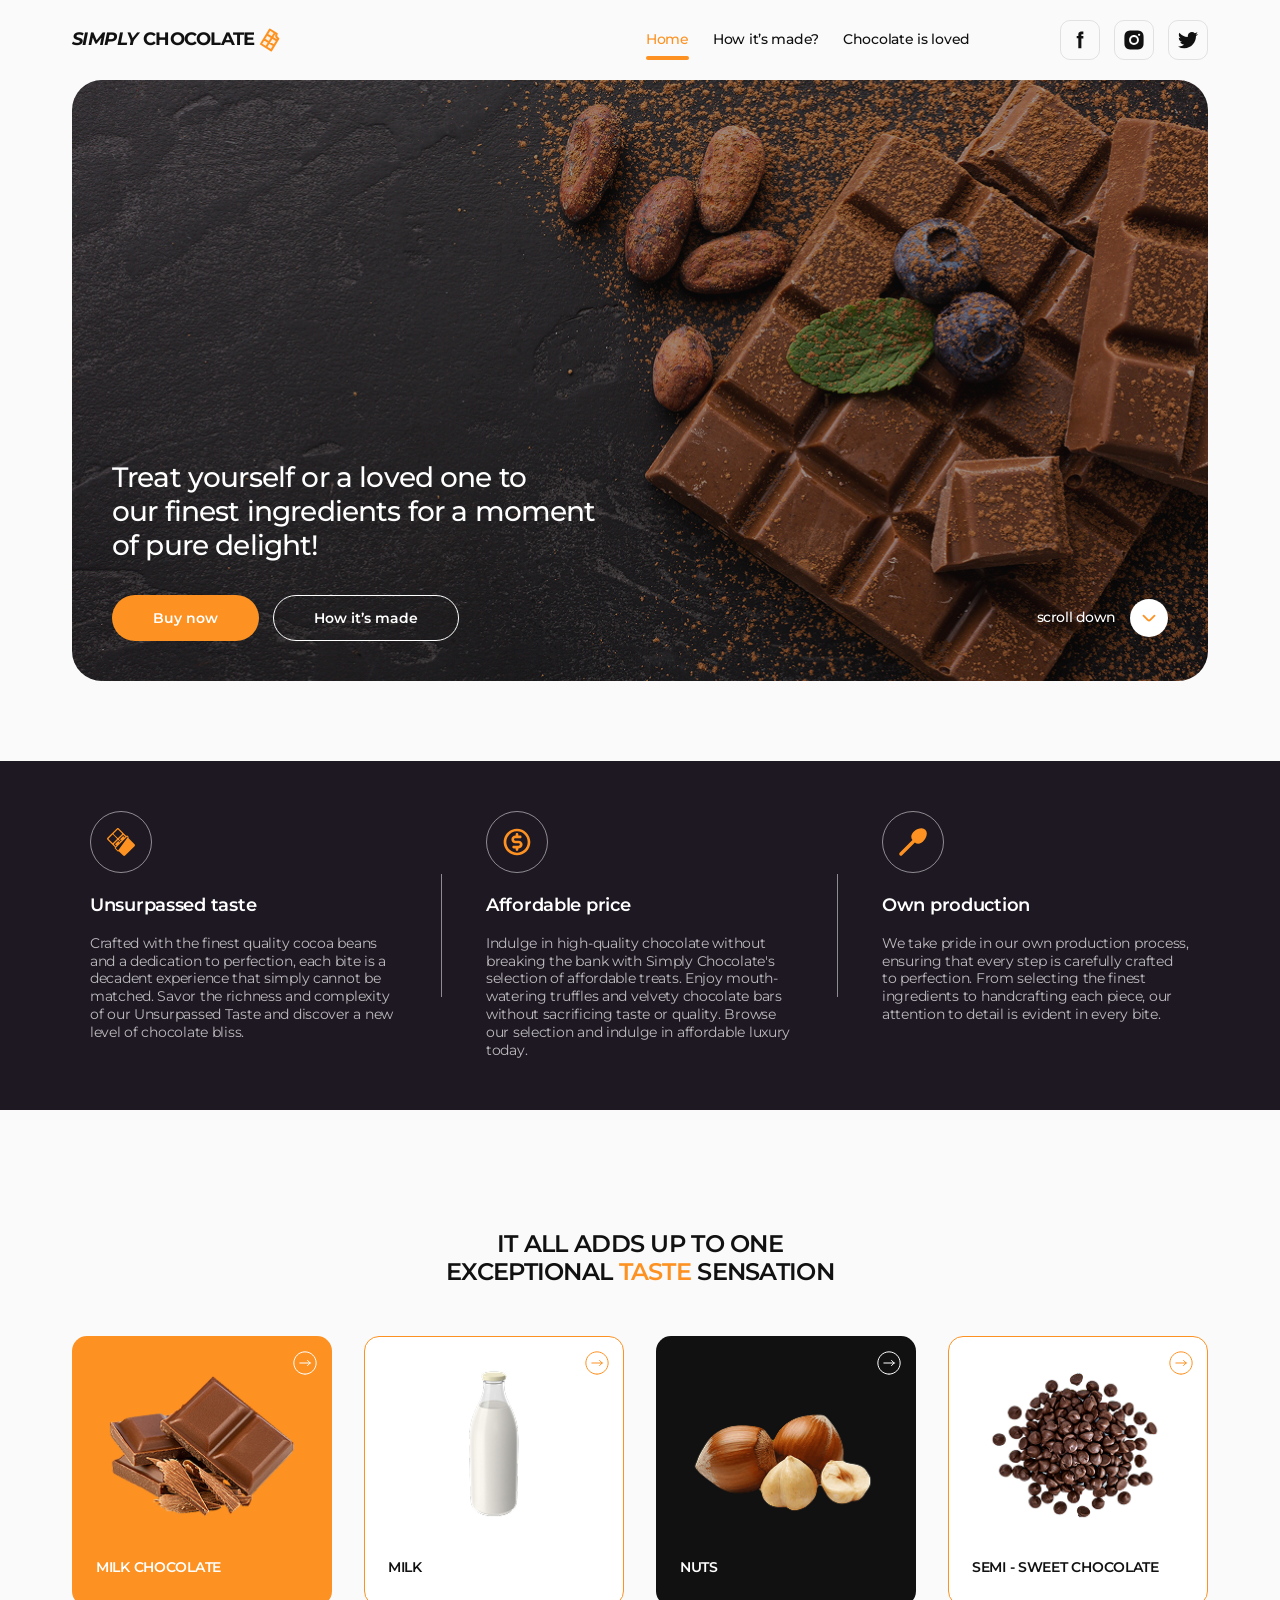
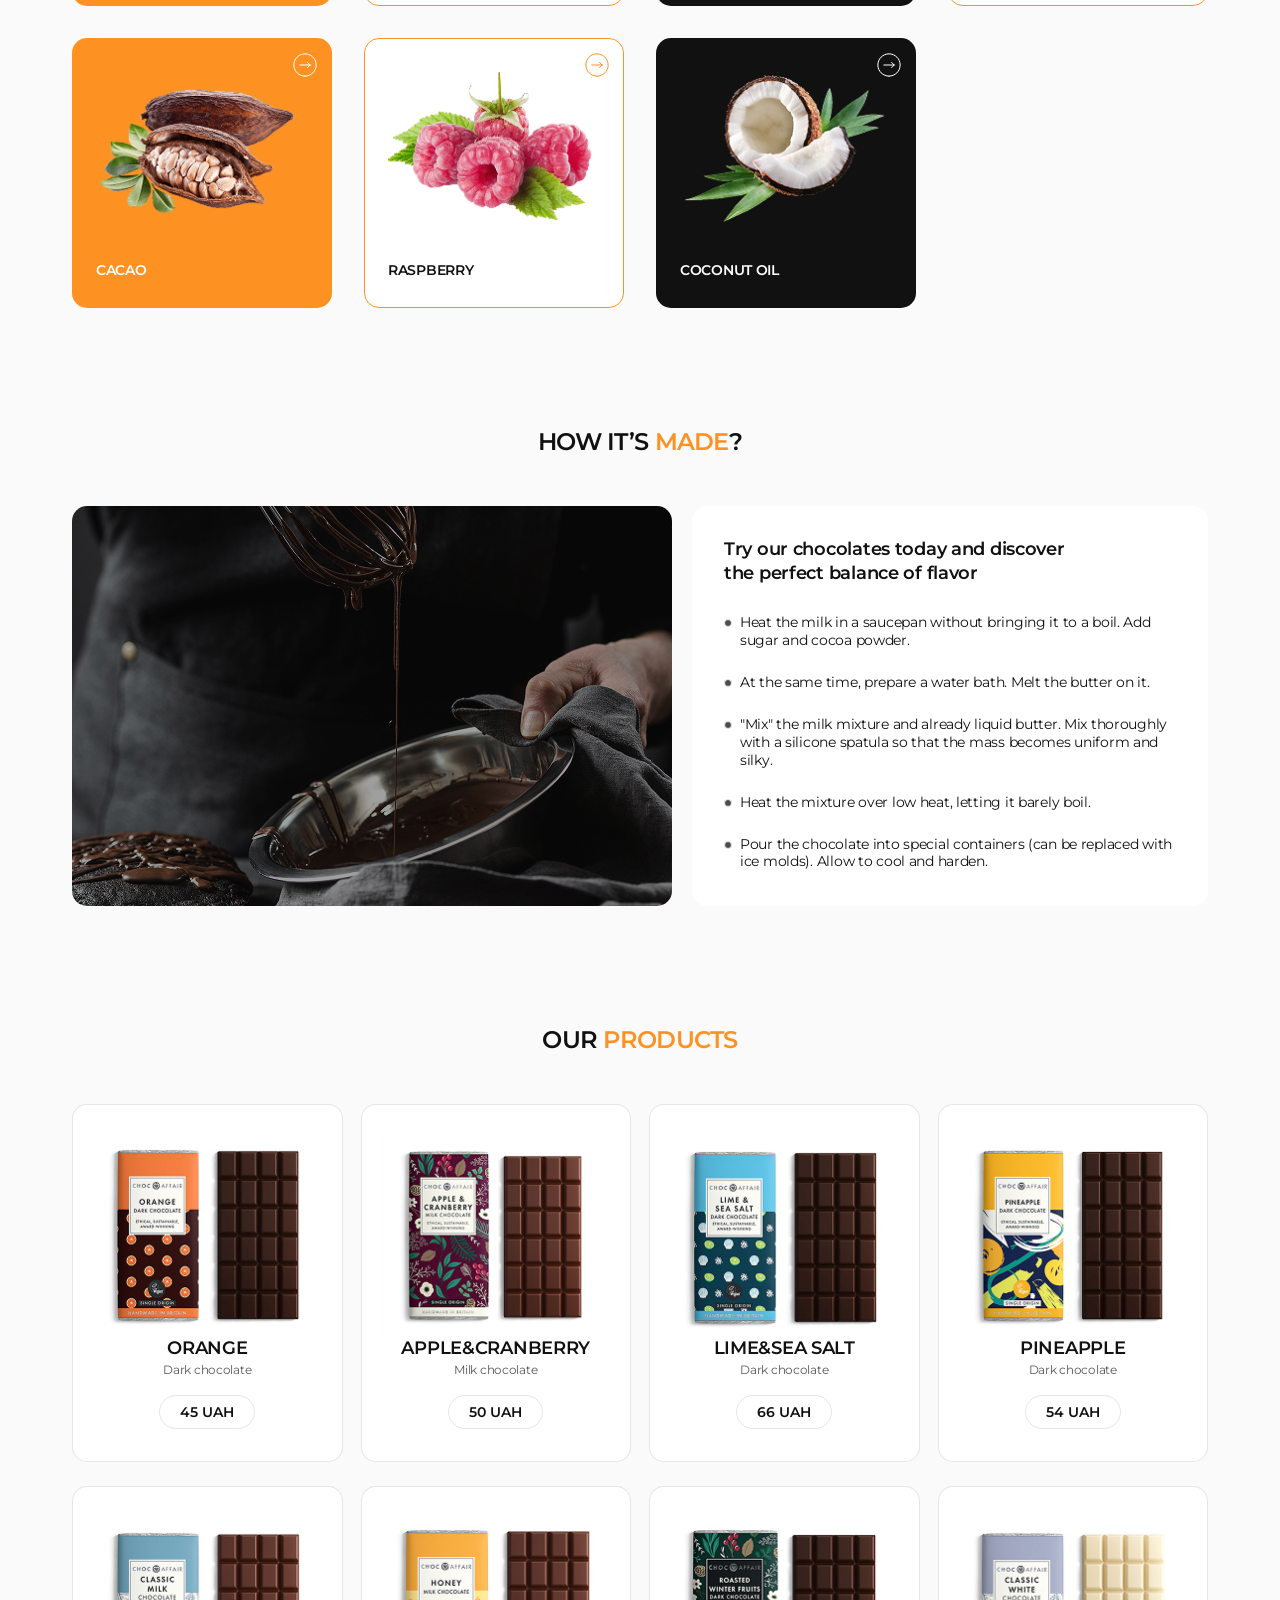
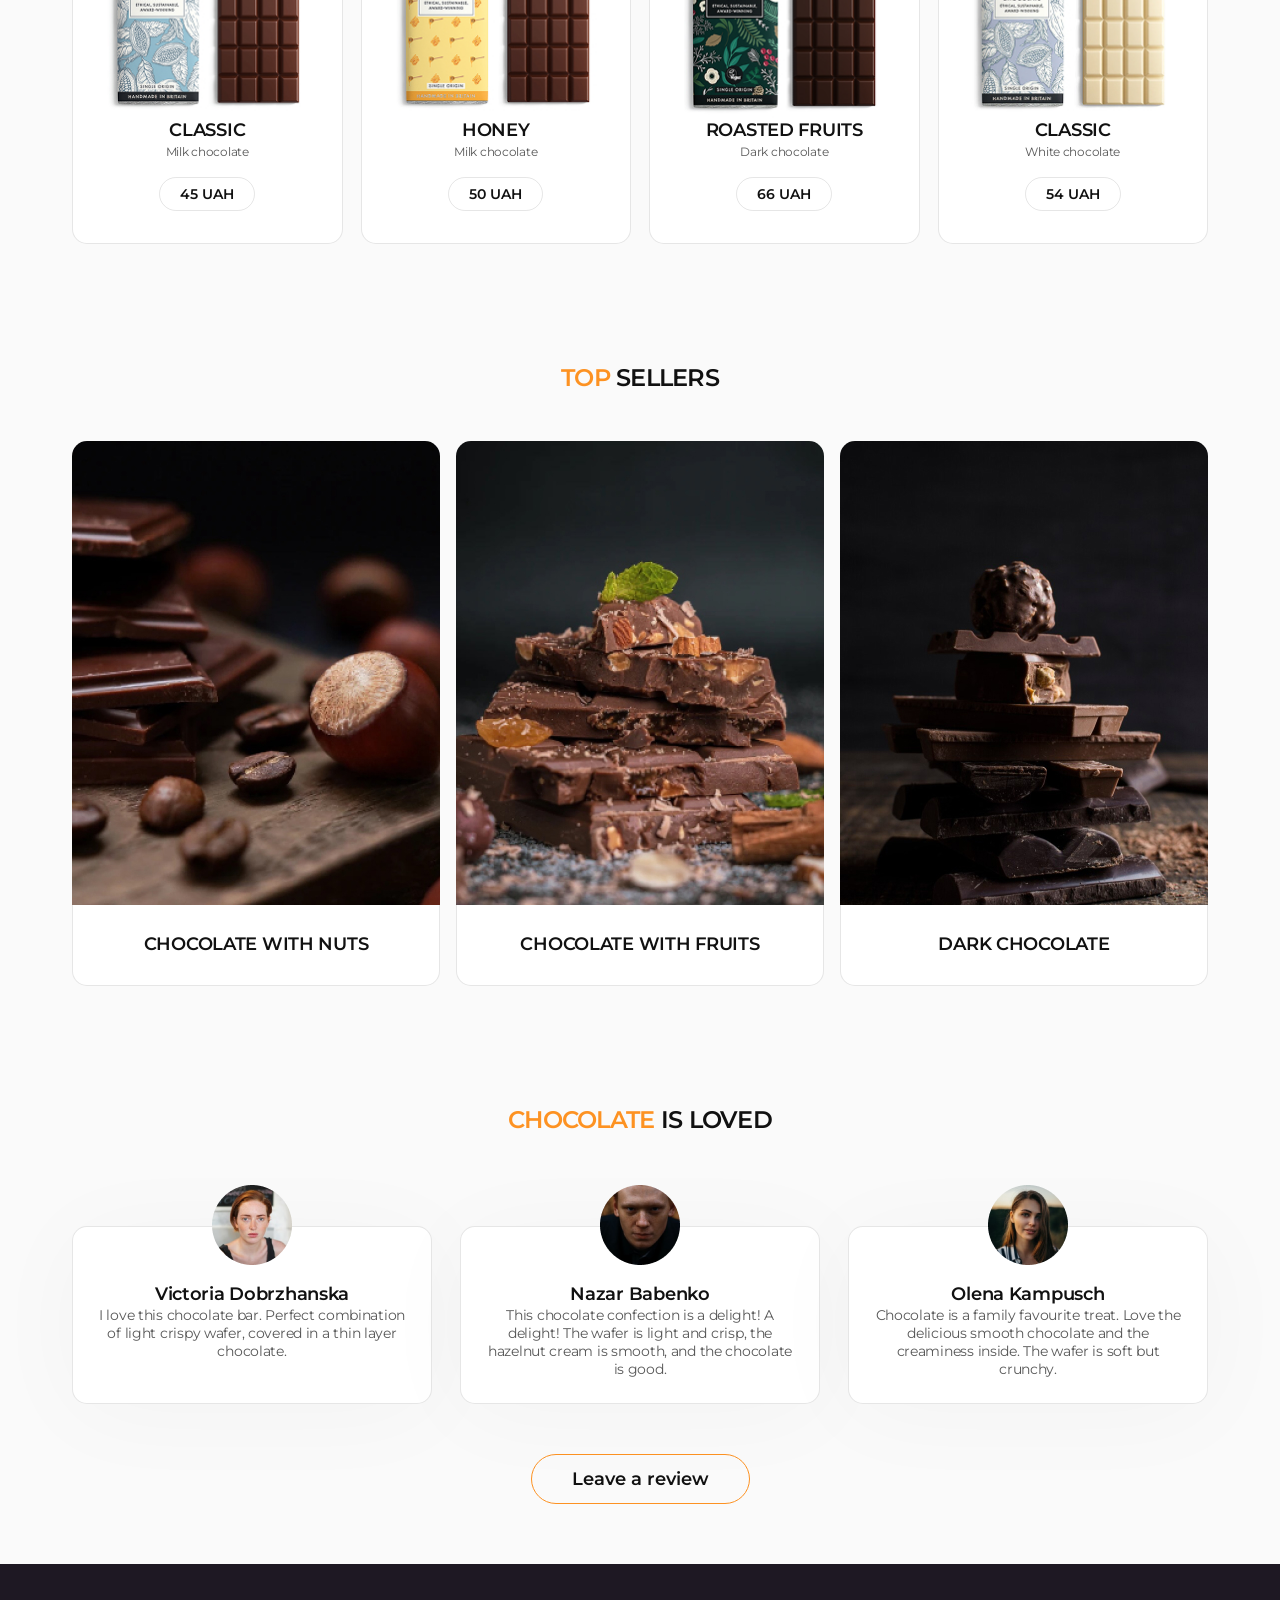
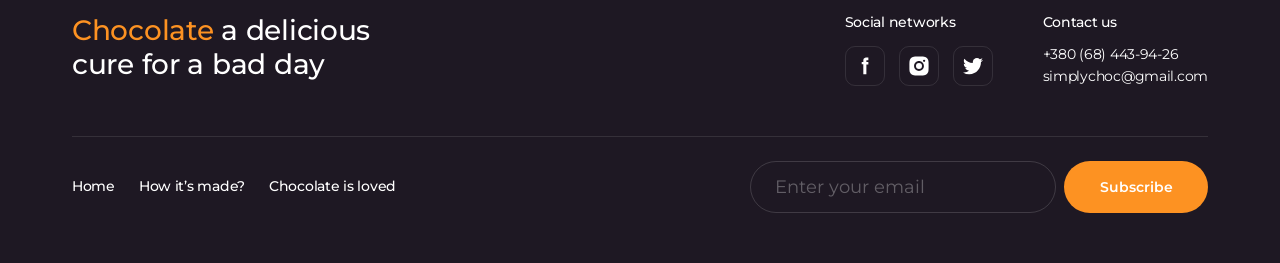
<file: module-05/lesson-02/index.html>
<!doctype html>
<html lang="en">
  <head>
    <meta charset="UTF-8" />
    <meta name="viewport" content="width=device-width, initial-scale=1.0" />
    <meta
      name="description"
      content="Treat yourself or a loved one to our finest ingredients for a moment of pure delight!"
    />
    <meta name="keywords" content="milk chocolate cacao" />
    <title>Simply Chocolate</title>
    <link
      rel="shortcut icon"
      href="./images/icons/logo.svg"
      type="image/svg+xml"
    />
    <!-- Fonts CSS -->
    <link rel="preconnect" href="https://fonts.googleapis.com" />
    <link rel="preconnect" href="https://fonts.gstatic.com" crossorigin />
    <link
      href="https://fonts.googleapis.com/css2?family=Montserrat:ital,wght@0,100..900;1,100..900&family=Raleway:ital,wght@0,100..900;1,100..900&display=swap"
      rel="stylesheet"
    />

    <!-- Normalize CSS -->
    <link
      rel="stylesheet"
      href="https://cdn.jsdelivr.net/npm/modern-normalize@3.0.1/modern-normalize.min.css"
    />

    <!-- Customs CSS -->
    <link rel="stylesheet" href="./css/styles.css" />
  </head>
  <body>
    <!-- #region Header -->
    <header class="header" id="home">
      <div class="container">
        <nav class="header-nav">
          <a class="logo" href="index.html">
            <i class="logo-accent">Simply</i> Chocolate
            <img
              class="logo-icon"
              src="./images/icons/logo.svg"
              alt="Site logo: chocolate"
              width="24"
              height="24"
            />
          </a>
          <ul class="header-menu menu">
            <li class="menu-item">
              <a class="menu-link current" href="#home">Home</a>
            </li>
            <li class="menu-item">
              <a class="menu-link" href="#made">How it’s made?</a>
            </li>
            <li class="menu-item">
              <a class="menu-link" href="#reviews">Chocolate is loved</a>
            </li>
          </ul>
        </nav>
        <ul class="socials socials-dark">
          <li class="socials-item">
            <a
              class="socials-link"
              href="https://facebook.com"
              target="_blank"
              rel="noopener noreferrer"
              aria-label="Link to facebook.com"
            >
              <svg class="socials-icon" width="24" height="24">
                <use href="./images/icons.svg#facebook"></use>
              </svg>
            </a>
          </li>
          <li class="socials-item">
            <a
              class="socials-link"
              href="https://instagram.com"
              target="_blank"
              rel="noopener noreferrer"
              aria-label="Link to instagram.com"
            >
              <svg class="socials-icon" width="24" height="24">
                <use href="./images/icons.svg#instagram"></use>
              </svg>
            </a>
          </li>
          <li class="socials-item">
            <a
              class="socials-link"
              href="https://twitter.com"
              target="_blank"
              rel="noopener noreferrer"
              aria-label="Link to twitter.com"
            >
              <svg class="socials-icon" width="24" height="24">
                <use href="./images/icons.svg#twitter"></use>
              </svg>
            </a>
          </li>
        </ul>
      </div>
    </header>
    <!-- #endregion -->

    <main>
      <!-- #region Hero section -->
      <section class="hero">
        <div class="container">
          <div class="hero-wrapper">
            <h1 class="hero-title">
              Treat yourself or a loved one to our&nbsp;finest ingredients for a
              moment of pure delight!
            </h1>
            <div class="hero-bottom">
              <button class="btn btn-accent" type="button" id="action-btn">
                Buy now
              </button>
              <button class="btn btn-light" type="button">How it’s made</button>
              <a class="hero-link" href="#benefits">
                scroll down
                <span class="hero-link-circle">
                  <svg class="hero-link-icon" width="22" height="22">
                    <use href="./images/icons.svg#arrow-down"></use>
                  </svg>
                </span>
              </a>
            </div>
          </div>
        </div>
      </section>
      <!-- #endregion -->
      <!-- #region Benefits section -->
      <section class="benefits" id="benefits">
        <div class="container">
          <h2 class="visually-hidden">Benefits of our chocolate</h2>
          <ul class="benefits-list">
            <li class="benefits-item">
              <div class="benefits-wrapper">
                <svg class="benefits-icon" width="32" height="32">
                  <use href="./images/icons.svg#chocolate"></use>
                </svg>
              </div>
              <h3 class="benefits-caption">Unsurpassed taste</h3>
              <p class="benefits-text">
                Crafted with the finest quality cocoa beans and a dedication to
                perfection, each bite is a decadent experience that simply
                cannot be matched. Savor the richness and complexity of our
                Unsurpassed Taste and discover a new level of chocolate bliss.
              </p>
            </li>
            <li class="benefits-item">
              <div class="benefits-wrapper">
                <svg class="benefits-icon" width="32" height="32">
                  <use href="./images/icons.svg#coin"></use>
                </svg>
              </div>
              <h3 class="benefits-caption">Affordable price</h3>
              <p class="benefits-text">
                Indulge in high-quality chocolate without breaking the bank with
                Simply Chocolate's selection of affordable treats. Enjoy
                mouth-watering truffles and velvety chocolate bars without
                sacrificing taste or quality. Browse our selection and indulge
                in affordable luxury today.
              </p>
            </li>
            <li class="benefits-item">
              <div class="benefits-wrapper">
                <svg class="benefits-icon" width="32" height="32">
                  <use href="./images/icons.svg#spoon"></use>
                </svg>
              </div>
              <h3 class="benefits-caption">Own production</h3>
              <p class="benefits-text">
                We take pride in our own production process, ensuring that every
                step is carefully crafted to perfection. From selecting the
                finest ingredients to handcrafting each piece, our attention to
                detail is evident in every bite.
              </p>
            </li>
          </ul>
        </div>
      </section>
      <!-- #endregion -->
      <!-- #region Ingredients section -->
      <section class="section ingredients">
        <div class="container">
          <h2 class="ingredients-title section-title">
            It all adds up to one exceptional
            <span class="accent-text">taste</span> sensation
          </h2>
          <ul class="ingredients-list card-set">
            <li class="ingredients-item card-set-item">
              <button class="ingredients-btn" type="button">
                <svg class="ingredients-btn-icon" width="24" height="24">
                  <use href="./images/icons.svg#arrow"></use>
                </svg>
              </button>
              <img
                class="ingredients-ill"
                src="./images/ingredients/img-1.png"
                alt="MILK CHOCOLATE"
                width="214"
                height="160"
              />
              <p class="ingredients-caption">MILK CHOCOLATE</p>
            </li>
            <li class="ingredients-item card-set-item">
              <button class="ingredients-btn" type="button">
                <svg class="ingredients-btn-icon" width="24" height="24">
                  <use href="./images/icons.svg#arrow"></use>
                </svg>
              </button>
              <img
                class="ingredients-ill"
                src="./images/ingredients/img-2.png"
                alt="MILK CHOCOLATE"
                width="214"
                height="160"
              />
              <p class="ingredients-caption">MILK</p>
            </li>
            <li class="ingredients-item card-set-item">
              <button class="ingredients-btn" type="button">
                <svg class="ingredients-btn-icon" width="24" height="24">
                  <use href="./images/icons.svg#arrow"></use>
                </svg>
              </button>
              <img
                class="ingredients-ill"
                src="./images/ingredients/img-3.png"
                alt="NUTS"
                width="214"
                height="160"
              />
              <p class="ingredients-caption">NUTS</p>
            </li>
            <li class="ingredients-item card-set-item">
              <button class="ingredients-btn" type="button">
                <svg class="ingredients-btn-icon" width="24" height="24">
                  <use href="./images/icons.svg#arrow"></use>
                </svg>
              </button>
              <img
                class="ingredients-ill"
                src="./images/ingredients/img-4.png"
                alt="SEMI - SWEET CHOCOLATE"
                width="214"
                height="160"
              />
              <p class="ingredients-caption">SEMI - SWEET CHOCOLATE</p>
            </li>
            <li class="ingredients-item card-set-item">
              <button class="ingredients-btn" type="button">
                <svg class="ingredients-btn-icon" width="24" height="24">
                  <use href="./images/icons.svg#arrow"></use>
                </svg>
              </button>
              <img
                class="ingredients-ill"
                src="./images/ingredients/img-5.png"
                alt="CACAO"
                width="214"
                height="160"
              />
              <p class="ingredients-caption">CACAO</p>
            </li>
            <li class="ingredients-item card-set-item">
              <button class="ingredients-btn" type="button">
                <svg class="ingredients-btn-icon" width="24" height="24">
                  <use href="./images/icons.svg#arrow"></use>
                </svg>
              </button>
              <img
                class="ingredients-ill"
                src="./images/ingredients/img-6.png"
                alt="RASPBERRY"
                width="214"
                height="160"
              />
              <p class="ingredients-caption">RASPBERRY</p>
            </li>
            <li class="ingredients-item card-set-item">
              <button class="ingredients-btn" type="button">
                <svg class="ingredients-btn-icon" width="24" height="24">
                  <use href="./images/icons.svg#arrow"></use>
                </svg>
              </button>
              <img
                class="ingredients-ill"
                src="./images/ingredients/img-7.png"
                alt="COCONUT OIL"
                width="214"
                height="160"
              />
              <p class="ingredients-caption">COCONUT OIL</p>
            </li>
          </ul>
        </div>
      </section>
      <!-- #endregion -->
      <!-- #region Made section -->
      <section class="section made" id="made">
        <div class="container">
          <h2 class="section-title">
            How it’s <span class="accent-text">made</span>?
          </h2>
          <div class="made-wrapper">
            <div class="made-left-side">
              <img
                class="made-img"
                src="./images/made/image.jpg"
                alt="How it’s made?"
                width="600"
                height="400"
              />
            </div>
            <div class="made-right-side">
              <h3 class="made-subtitle">
                Try our chocolates today and discover the perfect balance of
                flavor
              </h3>
              <ol class="made-recipe">
                <li class="made-recipe-item">
                  Heat the milk in a saucepan without bringing it to a boil. Add
                  sugar and cocoa powder.
                </li>
                <li class="made-recipe-item">
                  At the same time, prepare a water bath. Melt the butter on it.
                </li>
                <li class="made-recipe-item">
                  "Mix" the milk mixture and already liquid butter. Mix
                  thoroughly with a silicone spatula so that the mass becomes
                  uniform and silky.
                </li>
                <li class="made-recipe-item">
                  Heat the mixture over low heat, letting it barely boil.
                </li>
                <li class="made-recipe-item">
                  Pour the chocolate into special containers (can be replaced
                  with ice molds). Allow to cool and harden.
                </li>
              </ol>
            </div>
          </div>
        </div>
      </section>
      <!-- #endregion -->
      <!-- #region Product section -->
      <section class="section products">
        <div class="container">
          <h2 class="section-title">
            Our <span class="accent-text">products</span>
          </h2>
          <ul class="products-list card-set">
            <li class="products-item card-set-item">
              <img
                class="products-pic"
                src="./images/products/img-1.jpg"
                alt="Orange"
                width="230"
                height="201"
              />
              <h3 class="products-caption">Orange</h3>
              <p class="products-type">Dark chocolate</p>
              <button class="products-label" type="button">45 UAH</button>
            </li>
            <li class="products-item card-set-item">
              <img
                class="products-pic"
                src="./images/products/img-2.jpg"
                alt="Apple&Cranberry"
                width="230"
                height="201"
              />
              <h3 class="products-caption">Apple&Cranberry</h3>
              <p class="products-type">Milk chocolate</p>
              <button class="products-label" type="button">50 UAH</button>
            </li>
            <li class="products-item card-set-item">
              <img
                class="products-pic"
                src="./images/products/img-3.jpg"
                alt="Lime&Sea salt"
                width="230"
                height="201"
              />
              <h3 class="products-caption">Lime&Sea salt</h3>
              <p class="products-type">Dark chocolate</p>
              <button class="products-label" type="button">66 UAH</button>
            </li>
            <li class="products-item card-set-item">
              <img
                class="products-pic"
                src="./images/products/img-4.jpg"
                alt="Pineapple"
                width="230"
                height="201"
              />
              <h3 class="products-caption">Pineapple</h3>
              <p class="products-type">Dark chocolate</p>
              <button class="products-label" type="button">54 UAH</button>
            </li>
            <li class="products-item card-set-item">
              <img
                class="products-pic"
                src="./images/products/img-5.jpg"
                alt="Classic"
                width="230"
                height="201"
              />
              <h3 class="products-caption">Classic</h3>
              <p class="products-type">Milk chocolate</p>
              <button class="products-label" type="button">45 UAH</button>
            </li>
            <li class="products-item card-set-item">
              <img
                class="products-pic"
                src="./images/products/img-6.jpg"
                alt="Honey"
                width="230"
                height="201"
              />
              <h3 class="products-caption">Honey</h3>
              <p class="products-type">Milk chocolate</p>
              <button class="products-label" type="button">50 UAH</button>
            </li>
            <li class="products-item card-set-item">
              <img
                class="products-pic"
                src="./images/products/img-7.jpg"
                alt="Roasted fruits"
                width="230"
                height="201"
              />
              <h3 class="products-caption">Roasted fruits</h3>
              <p class="products-type">Dark chocolate</p>
              <button class="products-label" type="button">66 UAH</button>
            </li>
            <li class="products-item card-set-item">
              <img
                class="products-pic"
                src="./images/products/img-8.jpg"
                alt="Classic"
                width="230"
                height="201"
              />
              <h3 class="products-caption">Classic</h3>
              <p class="products-type">White chocolate</p>
              <button class="products-label" type="button">54 UAH</button>
            </li>
          </ul>
        </div>
      </section>
      <!-- #endregion -->
      <!-- #region Bestsellers -->
      <section class="section bestsellers">
        <div class="container">
          <h2 class="section-title">
            <span class="accent-text">Top</span> sellers
          </h2>
          <ul class="bestsellers-list card-set">
            <li class="bestsellers-item card-set-item">
              <div class="bestsellers-wrapper">
                <img
                  class="bestsellers-ill"
                  src="./images/bestsellers/img-1.jpg"
                  alt="CHOCOLATE WITH NUTS"
                  width="368"
                  height="464"
                />
                <p class="overlay">
                  Chocolate with fruit is an unbeatable combination of two of
                  the tastiest things in the world. This dessert combines
                  delicate and aromatic chocolate with fresh and juicy fruits,
                  creating a true poetry of taste.
                </p>
              </div>
              <h3 class="bestsellers-caption">CHOCOLATE WITH NUTS</h3>
            </li>
            <li class="bestsellers-item card-set-item">
              <div class="bestsellers-wrapper">
                <img
                  class="bestsellers-ill"
                  src="./images/bestsellers/img-2.jpg"
                  alt="CHOCOLATE WITH FruIts"
                  width="368"
                  height="464"
                />
                <p class="overlay">
                  Chocolate with fruit is an unbeatable combination of two of
                  the tastiest things in the world. This dessert combines
                  delicate and aromatic chocolate with fresh and juicy fruits,
                  creating a true poetry of taste.
                </p>
              </div>
              <h3 class="bestsellers-caption">CHOCOLATE WITH FruIts</h3>
            </li>
            <li class="bestsellers-item card-set-item">
              <div class="bestsellers-wrapper">
                <img
                  class="bestsellers-ill"
                  src="./images/bestsellers/img-3.jpg"
                  alt="DARK CHOCOLATE"
                  width="368"
                  height="464"
                />
                <p class="overlay">
                  Chocolate with fruit is an unbeatable combination of two of
                  the tastiest things in the world. This dessert combines
                  delicate and aromatic chocolate with fresh and juicy fruits,
                  creating a true poetry of taste.
                </p>
              </div>
              <h3 class="bestsellers-caption">DARK CHOCOLATE</h3>
            </li>
          </ul>
        </div>
      </section>
      <!-- #endregion -->
      <!-- #region Reviews -->
      <section class="section reviews" id="reviews">
        <div class="container">
          <h2 class="section-title reviews-title">
            <span class="accent-text">Chocolate</span> is loved
          </h2>
          <ul class="reviews-list card-set">
            <li class="reviews-item card-set-item">
              <img
                class="reviews-avatar"
                src="./images/reviews/img-1.png"
                alt="Victoria Dobrzhanska"
                width="80"
                height="80"
              />
              <h3 class="reviews-author">Victoria Dobrzhanska</h3>
              <p class="reviews-text">
                I love this chocolate bar. Perfect combination of light crispy
                wafer, covered in a thin layer chocolate.
              </p>
            </li>
            <li class="reviews-item card-set-item">
              <img
                class="reviews-avatar"
                src="./images/reviews/img-2.png"
                alt="Nazar Babenko"
                width="80"
                height="80"
              />
              <h3 class="reviews-author">Nazar Babenko</h3>
              <p class="reviews-text">
                This chocolate confection is a delight! A delight! The wafer is
                light and crisp, the hazelnut cream is smooth, and the chocolate
                is good.
              </p>
            </li>
            <li class="reviews-item card-set-item">
              <img
                class="reviews-avatar"
                src="./images/reviews/img-3.png"
                alt="Olena Kampusch"
                width="80"
                height="80"
              />
              <h3 class="reviews-author">Olena Kampusch</h3>
              <p class="reviews-text">
                Chocolate is a family favourite treat. Love the delicious smooth
                chocolate and the creaminess inside. The wafer is soft but
                crunchy.
              </p>
            </li>
          </ul>
          <button class="reviews-btn btn btn-dark" type="button" id="openBtn">
            Leave a review
          </button>
        </div>
      </section>
      <!-- #endregion -->
    </main>

    <!-- #region Footer -->
    <footer class="footer">
      <div class="container">
        <div class="footer-top">
          <p class="footer-slogan">
            <span class="accent-text">Chocolate</span> a delicious cure for a
            bad day
          </p>
          <div class="footer-socials">
            <p class="footer-caption">Social networks</p>
            <ul class="socials socials-light">
              <li class="socials-item">
                <a
                  class="socials-link"
                  href="https://facebook.com"
                  target="_blank"
                  rel="noopener noreferrer"
                  aria-label="Link to facebook.com"
                >
                  <svg class="socials-icon" width="24" height="24">
                    <use href="./images/icons.svg#facebook"></use>
                  </svg>
                </a>
              </li>
              <li class="socials-item">
                <a
                  class="socials-link"
                  href="https://instagram.com"
                  target="_blank"
                  rel="noopener noreferrer"
                  aria-label="Link to instagram.com"
                >
                  <svg class="socials-icon" width="24" height="24">
                    <use href="./images/icons.svg#instagram"></use>
                  </svg>
                </a>
              </li>
              <li class="socials-item">
                <a
                  class="socials-link"
                  href="https://twitter.com"
                  target="_blank"
                  rel="noopener noreferrer"
                  aria-label="Link to twitter.com"
                >
                  <svg class="socials-icon" width="24" height="24">
                    <use href="./images/icons.svg#twitter"></use>
                  </svg>
                </a>
              </li>
            </ul>
          </div>
          <address class="contacts">
            <p class="footer-caption">Contact us</p>
            <ul class="contacts-list">
              <li class="contacts-item">
                <a class="contacts-link" href="tel:+380684439426">
                  +380 (68) 443-94-26
                </a>
              </li>
              <li class="contacts-item">
                <a class="contacts-link" href="mailto:simplychoc@gmail.com">
                  simplychoc@gmail.com
                </a>
              </li>
            </ul>
          </address>
        </div>

        <div class="footer-bottom">
          <ul class="footer-menu menu">
            <li class="menu-item">
              <a class="menu-link" href="#">Home</a>
            </li>
            <li class="menu-item">
              <a class="menu-link" href="#">How it’s made?</a>
            </li>
            <li class="menu-item">
              <a class="menu-link" href="#">Chocolate is loved</a>
            </li>
          </ul>

          <form class="footer-form" name="subscribe-form">
            <label class="footer-form-field">
              <span class="visually-hidden">Email</span>
              <input
                class="footer-form-input"
                type="email"
                placeholder="Enter your email"
              />
            </label>

            <button class="btn btn-accent" type="submit">Subscribe</button>
          </form>
        </div>
      </div>
    </footer>

    <!-- Modal window -->
    <div class="backdrop">
      <div class="modal">
        <button class="modal-btn" type="button">
          <svg class="modal-btn-icon" width="28" height="28">
            <use href="./images/icons.svg#close"></use>
          </svg>
        </button>

        <p class="modal-caption">
          LEAVE A REVIEW ABOUT <span class="accent-text">OUR CHOCOLATE</span>
        </p>

        <form class="modal-form" name="review-form">
          <div class="modal-form-wrapper">
            <label class="modal-form-label" for="user-name">Name</label>
            <div class="modal-form-field">
              <input
                class="modal-form-input"
                type="text"
                id="user-name"
                name="user-name"
                required
                pattern="^[a-zA-Z]+\s[a-zA-Z]+$"
                title="Username must contains two words separated by space"
                placeholder="&nbsp;"
              />
              <svg class="modal-form-icon" width="24" height="24">
                <use href="./images/icons.svg#person"></use>
              </svg>
              <svg class="modal-form-icon error" width="24" height="24">
                <use href="./images/icons.svg#error"></use>
              </svg>
              <span class="error-message">
                Username must contains two words separated by space
              </span>
            </div>
          </div>

          <div class="modal-form-wrapper">
            <label class="modal-form-label" for="user-email">Email</label>
            <div class="modal-form-field">
              <input
                class="modal-form-input"
                type="email"
                id="user-email"
                name="user-email"
                required
                placeholder="&nbsp;"
              />
              <svg class="modal-form-icon" width="24" height="24">
                <use href="./images/icons.svg#email"></use>
              </svg>
              <svg class="modal-form-icon error" width="24" height="24">
                <use href="./images/icons.svg#error"></use>
              </svg>
            </div>
          </div>

          <div class="modal-form-wrapper">
            <label class="modal-form-label" for="user-phone">
              Phone number
            </label>
            <div class="modal-form-field">
              <input
                class="modal-form-input"
                type="text"
                id="user-phone"
                name="user-phone"
              />
              <svg class="modal-form-icon" width="24" height="24">
                <use href="./images/icons.svg#phone"></use>
              </svg>
            </div>
          </div>

          <div class="modal-form-wrapper">
            <label class="modal-form-label" for="user-comment"> Comment </label>
            <textarea
              class="modal-form-comment"
              name="user-comment"
              id="user-comment"
              placeholder="Enter text"
              rows="4"
              required
              minlength="10"
              maxlength="2000"
            ></textarea>
          </div>

          <!-- Version 1 - HW -->
          <!-- <label class="modal-form-agreement">
            <input
              class="visually-hidden"
              type="checkbox"
              name="user-agreement"
              value="false"
              checked
            />
            <span class="modal-form-checkbox">
              <svg class="modal-form-checkbox-icon" width="10" height="10">
                <use href="./images/icons.svg#checkmark"></use>
              </svg>
            </span>
            I accept the terms and conditions of the
            <a
              class="modal-form-link"
              href="#"
              target="_blank"
              rel="noopener noreferrer"
            >
              Privacy Policy
            </a>
          </label> -->

          <!-- Version 2 -->
          <label class="modal-form-agreement">
            <input
              class="custom-checkbox"
              type="checkbox"
              name="user-agreement"
              value="false"
              checked
            />

            I accept the terms and conditions of the
            <a
              class="modal-form-link"
              href="#"
              target="_blank"
              rel="noopener noreferrer"
            >
              Privacy Policy
            </a>
          </label>

          <!-- <button class="btn btn-accent" type="submit" disabled>Send</button> -->
          <button class="btn btn-accent" type="submit">Send</button>
        </form>
      </div>
    </div>
  </body>
</html>
</file>
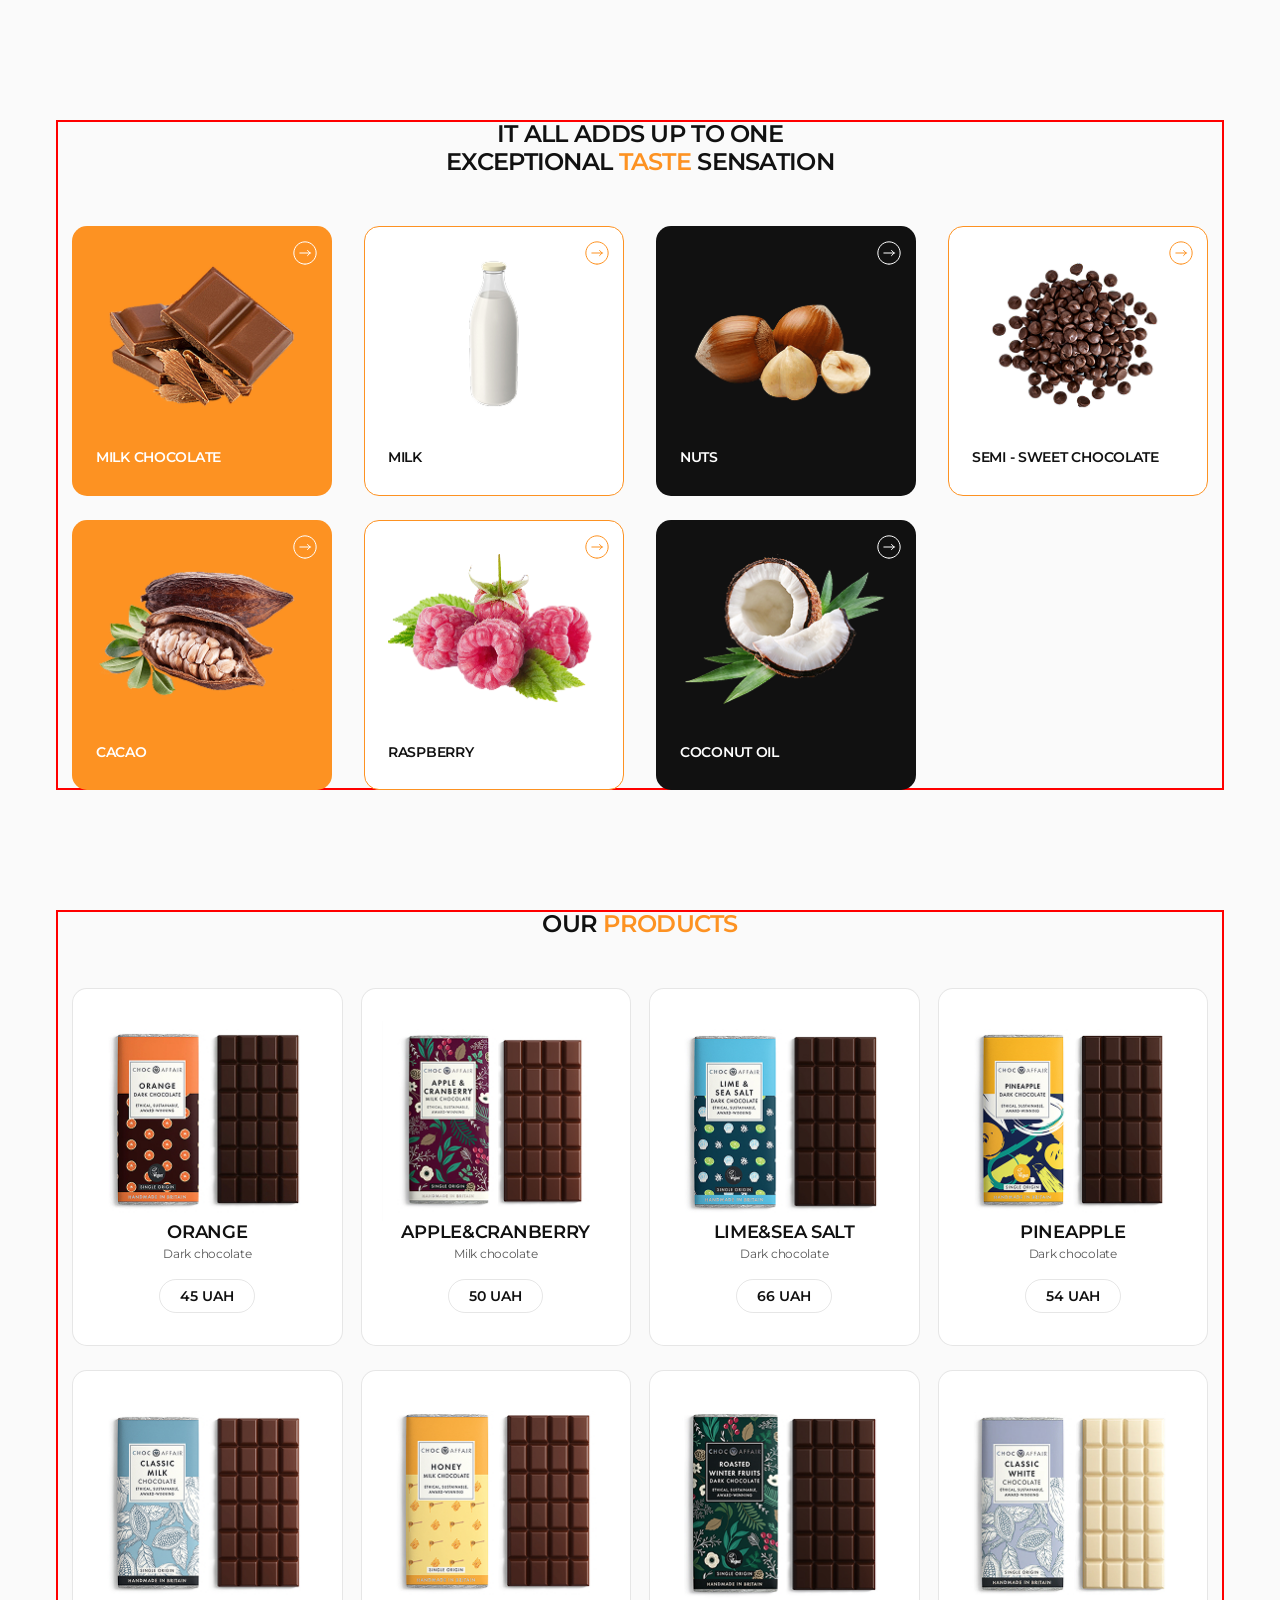
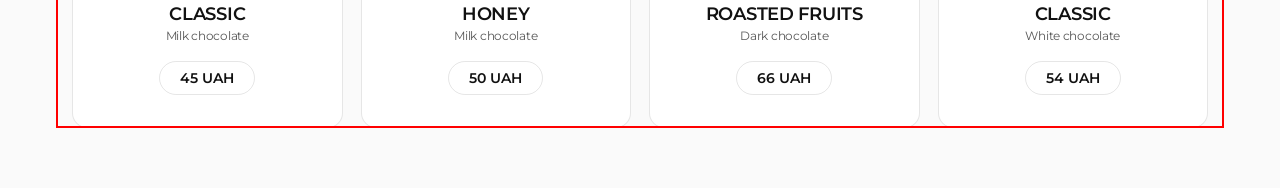
<file: module-06/lesson-01/index.html>
<!doctype html>
<html lang="en">
  <head>
    <meta charset="UTF-8" />
    <meta name="viewport" content="width=device-width, initial-scale=1.0" />
    <meta
      name="description"
      content="Treat yourself or a loved one to our finest ingredients for a moment of pure delight!"
    />
    <meta name="keywords" content="milk chocolate cacao" />
    <title>Simply Chocolate</title>
    <link
      rel="shortcut icon"
      href="./images/icons/logo.svg"
      type="image/svg+xml"
    />
    <!-- Fonts CSS -->
    <link rel="preconnect" href="https://fonts.googleapis.com" />
    <link rel="preconnect" href="https://fonts.gstatic.com" crossorigin />
    <link
      href="https://fonts.googleapis.com/css2?family=Montserrat:ital,wght@0,100..900;1,100..900&family=Raleway:ital,wght@0,100..900;1,100..900&display=swap"
      rel="stylesheet"
    />

    <!-- Normalize CSS -->
    <link
      rel="stylesheet"
      href="https://cdn.jsdelivr.net/npm/modern-normalize@3.0.1/modern-normalize.min.css"
    />

    <!-- Customs CSS -->
    <!-- <link rel="stylesheet" href="./css/mobile.css" />
    <link rel="stylesheet" href="./css/tablet.css" media="(min-width: 768px)" /> -->
    <link rel="stylesheet" href="./css/styles.css" />
  </head>
  <body>
    <!-- #region Header -->
    <header class="header hide" id="home">
      <div class="container">
        <nav class="header-nav">
          <a class="logo" href="index.html">
            <i class="logo-accent">Simply</i> Chocolate
            <img
              class="logo-icon"
              src="./images/icons/logo.svg"
              alt="Site logo: chocolate"
              width="24"
              height="24"
            />
          </a>
          <ul class="header-menu menu">
            <li class="menu-item">
              <a class="menu-link current" href="#home">Home</a>
            </li>
            <li class="menu-item">
              <a class="menu-link" href="#made">How it’s made?</a>
            </li>
            <li class="menu-item">
              <a class="menu-link" href="#reviews">Chocolate is loved</a>
            </li>
          </ul>
        </nav>
        <ul class="socials socials-dark">
          <li class="socials-item">
            <a
              class="socials-link"
              href="https://facebook.com"
              target="_blank"
              rel="noopener noreferrer"
              aria-label="Link to facebook.com"
            >
              <svg class="socials-icon" width="24" height="24">
                <use href="./images/icons.svg#facebook"></use>
              </svg>
            </a>
          </li>
          <li class="socials-item">
            <a
              class="socials-link"
              href="https://instagram.com"
              target="_blank"
              rel="noopener noreferrer"
              aria-label="Link to instagram.com"
            >
              <svg class="socials-icon" width="24" height="24">
                <use href="./images/icons.svg#instagram"></use>
              </svg>
            </a>
          </li>
          <li class="socials-item">
            <a
              class="socials-link"
              href="https://twitter.com"
              target="_blank"
              rel="noopener noreferrer"
              aria-label="Link to twitter.com"
            >
              <svg class="socials-icon" width="24" height="24">
                <use href="./images/icons.svg#twitter"></use>
              </svg>
            </a>
          </li>
        </ul>
      </div>
    </header>
    <!-- #endregion -->

    <main>
      <!-- #region Hero section -->
      <section class="hero hide">
        <div class="container">
          <div class="hero-wrapper">
            <h1 class="hero-title">
              Treat yourself or a loved one to our&nbsp;finest ingredients for a
              moment of pure delight!
            </h1>
            <div class="hero-bottom">
              <button class="btn btn-accent" type="button" id="action-btn">
                Buy now
              </button>
              <button class="btn btn-light" type="button">How it’s made</button>
              <a class="hero-link" href="#benefits">
                scroll down
                <span class="hero-link-circle">
                  <svg class="hero-link-icon" width="22" height="22">
                    <use href="./images/icons.svg#arrow-down"></use>
                  </svg>
                </span>
              </a>
            </div>
          </div>
        </div>
      </section>
      <!-- #endregion -->
      <!-- #region Benefits section -->
      <section class="benefits hide" id="benefits">
        <div class="container">
          <h2 class="visually-hidden">Benefits of our chocolate</h2>
          <ul class="benefits-list">
            <li class="benefits-item">
              <div class="benefits-wrapper">
                <svg class="benefits-icon" width="32" height="32">
                  <use href="./images/icons.svg#chocolate"></use>
                </svg>
              </div>
              <h3 class="benefits-caption">Unsurpassed taste</h3>
              <p class="benefits-text">
                Crafted with the finest quality cocoa beans and a dedication to
                perfection, each bite is a decadent experience that simply
                cannot be matched. Savor the richness and complexity of our
                Unsurpassed Taste and discover a new level of chocolate bliss.
              </p>
            </li>
            <li class="benefits-item">
              <div class="benefits-wrapper">
                <svg class="benefits-icon" width="32" height="32">
                  <use href="./images/icons.svg#coin"></use>
                </svg>
              </div>
              <h3 class="benefits-caption">Affordable price</h3>
              <p class="benefits-text">
                Indulge in high-quality chocolate without breaking the bank with
                Simply Chocolate's selection of affordable treats. Enjoy
                mouth-watering truffles and velvety chocolate bars without
                sacrificing taste or quality. Browse our selection and indulge
                in affordable luxury today.
              </p>
            </li>
            <li class="benefits-item">
              <div class="benefits-wrapper">
                <svg class="benefits-icon" width="32" height="32">
                  <use href="./images/icons.svg#spoon"></use>
                </svg>
              </div>
              <h3 class="benefits-caption">Own production</h3>
              <p class="benefits-text">
                We take pride in our own production process, ensuring that every
                step is carefully crafted to perfection. From selecting the
                finest ingredients to handcrafting each piece, our attention to
                detail is evident in every bite.
              </p>
            </li>
          </ul>
        </div>
      </section>
      <!-- #endregion -->
      <!-- #region Ingredients section -->
      <section class="section ingredients">
        <div class="container">
          <h2 class="ingredients-title section-title">
            It all adds up to one exceptional
            <span class="accent-text">taste</span> sensation
          </h2>
          <ul class="ingredients-list card-set">
            <li class="ingredients-item card-set-item">
              <button class="ingredients-btn" type="button">
                <svg class="ingredients-btn-icon" width="24" height="24">
                  <use href="./images/icons.svg#arrow"></use>
                </svg>
              </button>
              <img
                class="ingredients-ill"
                src="./images/ingredients/img-1.png"
                alt="MILK CHOCOLATE"
                width="214"
                height="160"
              />
              <p class="ingredients-caption">MILK CHOCOLATE</p>
            </li>
            <li class="ingredients-item card-set-item">
              <button class="ingredients-btn" type="button">
                <svg class="ingredients-btn-icon" width="24" height="24">
                  <use href="./images/icons.svg#arrow"></use>
                </svg>
              </button>
              <img
                class="ingredients-ill"
                src="./images/ingredients/img-2.png"
                alt="MILK CHOCOLATE"
                width="214"
                height="160"
              />
              <p class="ingredients-caption">MILK</p>
            </li>
            <li class="ingredients-item card-set-item">
              <button class="ingredients-btn" type="button">
                <svg class="ingredients-btn-icon" width="24" height="24">
                  <use href="./images/icons.svg#arrow"></use>
                </svg>
              </button>
              <img
                class="ingredients-ill"
                src="./images/ingredients/img-3.png"
                alt="NUTS"
                width="214"
                height="160"
              />
              <p class="ingredients-caption">NUTS</p>
            </li>
            <li class="ingredients-item card-set-item">
              <button class="ingredients-btn" type="button">
                <svg class="ingredients-btn-icon" width="24" height="24">
                  <use href="./images/icons.svg#arrow"></use>
                </svg>
              </button>
              <img
                class="ingredients-ill"
                src="./images/ingredients/img-4.png"
                alt="SEMI - SWEET CHOCOLATE"
                width="214"
                height="160"
              />
              <p class="ingredients-caption">SEMI - SWEET CHOCOLATE</p>
            </li>
            <li class="ingredients-item card-set-item">
              <button class="ingredients-btn" type="button">
                <svg class="ingredients-btn-icon" width="24" height="24">
                  <use href="./images/icons.svg#arrow"></use>
                </svg>
              </button>
              <img
                class="ingredients-ill"
                src="./images/ingredients/img-5.png"
                alt="CACAO"
                width="214"
                height="160"
              />
              <p class="ingredients-caption">CACAO</p>
            </li>
            <li class="ingredients-item card-set-item">
              <button class="ingredients-btn" type="button">
                <svg class="ingredients-btn-icon" width="24" height="24">
                  <use href="./images/icons.svg#arrow"></use>
                </svg>
              </button>
              <img
                class="ingredients-ill"
                src="./images/ingredients/img-6.png"
                alt="RASPBERRY"
                width="214"
                height="160"
              />
              <p class="ingredients-caption">RASPBERRY</p>
            </li>
            <li class="ingredients-item card-set-item">
              <button class="ingredients-btn" type="button">
                <svg class="ingredients-btn-icon" width="24" height="24">
                  <use href="./images/icons.svg#arrow"></use>
                </svg>
              </button>
              <img
                class="ingredients-ill"
                src="./images/ingredients/img-7.png"
                alt="COCONUT OIL"
                width="214"
                height="160"
              />
              <p class="ingredients-caption">COCONUT OIL</p>
            </li>
          </ul>
        </div>
      </section>
      <!-- #endregion -->
      <!-- #region Made section -->
      <section class="section made hide" id="made">
        <div class="container">
          <h2 class="section-title">
            How it’s <span class="accent-text">made</span>?
          </h2>
          <div class="made-wrapper">
            <div class="made-left-side">
              <img
                class="made-img"
                src="./images/made/image.jpg"
                alt="How it’s made?"
                width="600"
                height="400"
              />
            </div>
            <div class="made-right-side">
              <h3 class="made-subtitle">
                Try our chocolates today and discover the perfect balance of
                flavor
              </h3>
              <ol class="made-recipe">
                <li class="made-recipe-item">
                  Heat the milk in a saucepan without bringing it to a boil. Add
                  sugar and cocoa powder.
                </li>
                <li class="made-recipe-item">
                  At the same time, prepare a water bath. Melt the butter on it.
                </li>
                <li class="made-recipe-item">
                  "Mix" the milk mixture and already liquid butter. Mix
                  thoroughly with a silicone spatula so that the mass becomes
                  uniform and silky.
                </li>
                <li class="made-recipe-item">
                  Heat the mixture over low heat, letting it barely boil.
                </li>
                <li class="made-recipe-item">
                  Pour the chocolate into special containers (can be replaced
                  with ice molds). Allow to cool and harden.
                </li>
              </ol>
            </div>
          </div>
        </div>
      </section>
      <!-- #endregion -->
      <!-- #region Product section -->
      <section class="section products">
        <div class="container">
          <h2 class="section-title">
            Our <span class="accent-text">products</span>
          </h2>
          <ul class="products-list card-set">
            <li class="products-item card-set-item">
              <img
                class="products-pic"
                src="./images/products/img-1.jpg"
                alt="Orange"
                width="230"
                height="201"
              />
              <h3 class="products-caption">Orange</h3>
              <p class="products-type">Dark chocolate</p>
              <button class="products-label" type="button">45 UAH</button>
            </li>
            <li class="products-item card-set-item">
              <img
                class="products-pic"
                src="./images/products/img-2.jpg"
                alt="Apple&Cranberry"
                width="230"
                height="201"
              />
              <h3 class="products-caption">Apple&Cranberry</h3>
              <p class="products-type">Milk chocolate</p>
              <button class="products-label" type="button">50 UAH</button>
            </li>
            <li class="products-item card-set-item">
              <img
                class="products-pic"
                src="./images/products/img-3.jpg"
                alt="Lime&Sea salt"
                width="230"
                height="201"
              />
              <h3 class="products-caption">Lime&Sea salt</h3>
              <p class="products-type">Dark chocolate</p>
              <button class="products-label" type="button">66 UAH</button>
            </li>
            <li class="products-item card-set-item">
              <img
                class="products-pic"
                src="./images/products/img-4.jpg"
                alt="Pineapple"
                width="230"
                height="201"
              />
              <h3 class="products-caption">Pineapple</h3>
              <p class="products-type">Dark chocolate</p>
              <button class="products-label" type="button">54 UAH</button>
            </li>
            <li class="products-item card-set-item">
              <img
                class="products-pic"
                src="./images/products/img-5.jpg"
                alt="Classic"
                width="230"
                height="201"
              />
              <h3 class="products-caption">Classic</h3>
              <p class="products-type">Milk chocolate</p>
              <button class="products-label" type="button">45 UAH</button>
            </li>
            <li class="products-item card-set-item">
              <img
                class="products-pic"
                src="./images/products/img-6.jpg"
                alt="Honey"
                width="230"
                height="201"
              />
              <h3 class="products-caption">Honey</h3>
              <p class="products-type">Milk chocolate</p>
              <button class="products-label" type="button">50 UAH</button>
            </li>
            <li class="products-item card-set-item">
              <img
                class="products-pic"
                src="./images/products/img-7.jpg"
                alt="Roasted fruits"
                width="230"
                height="201"
              />
              <h3 class="products-caption">Roasted fruits</h3>
              <p class="products-type">Dark chocolate</p>
              <button class="products-label" type="button">66 UAH</button>
            </li>
            <li class="products-item card-set-item">
              <img
                class="products-pic"
                src="./images/products/img-8.jpg"
                alt="Classic"
                width="230"
                height="201"
              />
              <h3 class="products-caption">Classic</h3>
              <p class="products-type">White chocolate</p>
              <button class="products-label" type="button">54 UAH</button>
            </li>
          </ul>
        </div>
      </section>
      <!-- #endregion -->
      <!-- #region Bestsellers -->
      <section class="section bestsellers hide">
        <div class="container">
          <h2 class="section-title">
            <span class="accent-text">Top</span> sellers
          </h2>
          <ul class="bestsellers-list card-set">
            <li class="bestsellers-item card-set-item">
              <div class="bestsellers-wrapper">
                <img
                  class="bestsellers-ill"
                  src="./images/bestsellers/img-1.jpg"
                  alt="CHOCOLATE WITH NUTS"
                  width="368"
                  height="464"
                />
                <p class="overlay">
                  Chocolate with fruit is an unbeatable combination of two of
                  the tastiest things in the world. This dessert combines
                  delicate and aromatic chocolate with fresh and juicy fruits,
                  creating a true poetry of taste.
                </p>
              </div>
              <h3 class="bestsellers-caption">CHOCOLATE WITH NUTS</h3>
            </li>
            <li class="bestsellers-item card-set-item">
              <div class="bestsellers-wrapper">
                <img
                  class="bestsellers-ill"
                  src="./images/bestsellers/img-2.jpg"
                  alt="CHOCOLATE WITH FruIts"
                  width="368"
                  height="464"
                />
                <p class="overlay">
                  Chocolate with fruit is an unbeatable combination of two of
                  the tastiest things in the world. This dessert combines
                  delicate and aromatic chocolate with fresh and juicy fruits,
                  creating a true poetry of taste.
                </p>
              </div>
              <h3 class="bestsellers-caption">CHOCOLATE WITH FruIts</h3>
            </li>
            <li class="bestsellers-item card-set-item">
              <div class="bestsellers-wrapper">
                <img
                  class="bestsellers-ill"
                  src="./images/bestsellers/img-3.jpg"
                  alt="DARK CHOCOLATE"
                  width="368"
                  height="464"
                />
                <p class="overlay">
                  Chocolate with fruit is an unbeatable combination of two of
                  the tastiest things in the world. This dessert combines
                  delicate and aromatic chocolate with fresh and juicy fruits,
                  creating a true poetry of taste.
                </p>
              </div>
              <h3 class="bestsellers-caption">DARK CHOCOLATE</h3>
            </li>
          </ul>
        </div>
      </section>
      <!-- #endregion -->
      <!-- #region Reviews -->
      <section class="section reviews hide" id="reviews">
        <div class="container">
          <h2 class="section-title reviews-title">
            <span class="accent-text">Chocolate</span> is loved
          </h2>
          <ul class="reviews-list card-set">
            <li class="reviews-item card-set-item">
              <img
                class="reviews-avatar"
                src="./images/reviews/img-1.png"
                alt="Victoria Dobrzhanska"
                width="80"
                height="80"
              />
              <h3 class="reviews-author">Victoria Dobrzhanska</h3>
              <p class="reviews-text">
                I love this chocolate bar. Perfect combination of light crispy
                wafer, covered in a thin layer chocolate.
              </p>
            </li>
            <li class="reviews-item card-set-item">
              <img
                class="reviews-avatar"
                src="./images/reviews/img-2.png"
                alt="Nazar Babenko"
                width="80"
                height="80"
              />
              <h3 class="reviews-author">Nazar Babenko</h3>
              <p class="reviews-text">
                This chocolate confection is a delight! A delight! The wafer is
                light and crisp, the hazelnut cream is smooth, and the chocolate
                is good.
              </p>
            </li>
            <li class="reviews-item card-set-item">
              <img
                class="reviews-avatar"
                src="./images/reviews/img-3.png"
                alt="Olena Kampusch"
                width="80"
                height="80"
              />
              <h3 class="reviews-author">Olena Kampusch</h3>
              <p class="reviews-text">
                Chocolate is a family favourite treat. Love the delicious smooth
                chocolate and the creaminess inside. The wafer is soft but
                crunchy.
              </p>
            </li>
          </ul>
          <button class="reviews-btn btn btn-dark" type="button" id="openBtn">
            Leave a review
          </button>
        </div>
      </section>
      <!-- #endregion -->
    </main>

    <!-- #region Footer -->
    <footer class="footer hide">
      <div class="container">
        <div class="footer-top">
          <p class="footer-slogan">
            <span class="accent-text">Chocolate</span> a delicious cure for a
            bad day
          </p>
          <div class="footer-socials">
            <p class="footer-caption">Social networks</p>
            <ul class="socials socials-light">
              <li class="socials-item">
                <a
                  class="socials-link"
                  href="https://facebook.com"
                  target="_blank"
                  rel="noopener noreferrer"
                  aria-label="Link to facebook.com"
                >
                  <svg class="socials-icon" width="24" height="24">
                    <use href="./images/icons.svg#facebook"></use>
                  </svg>
                </a>
              </li>
              <li class="socials-item">
                <a
                  class="socials-link"
                  href="https://instagram.com"
                  target="_blank"
                  rel="noopener noreferrer"
                  aria-label="Link to instagram.com"
                >
                  <svg class="socials-icon" width="24" height="24">
                    <use href="./images/icons.svg#instagram"></use>
                  </svg>
                </a>
              </li>
              <li class="socials-item">
                <a
                  class="socials-link"
                  href="https://twitter.com"
                  target="_blank"
                  rel="noopener noreferrer"
                  aria-label="Link to twitter.com"
                >
                  <svg class="socials-icon" width="24" height="24">
                    <use href="./images/icons.svg#twitter"></use>
                  </svg>
                </a>
              </li>
            </ul>
          </div>
          <address class="contacts">
            <p class="footer-caption">Contact us</p>
            <ul class="contacts-list">
              <li class="contacts-item">
                <a class="contacts-link" href="tel:+380684439426">
                  +380 (68) 443-94-26
                </a>
              </li>
              <li class="contacts-item">
                <a class="contacts-link" href="mailto:simplychoc@gmail.com">
                  simplychoc@gmail.com
                </a>
              </li>
            </ul>
          </address>
        </div>

        <div class="footer-bottom">
          <ul class="footer-menu menu">
            <li class="menu-item">
              <a class="menu-link" href="#">Home</a>
            </li>
            <li class="menu-item">
              <a class="menu-link" href="#">How it’s made?</a>
            </li>
            <li class="menu-item">
              <a class="menu-link" href="#">Chocolate is loved</a>
            </li>
          </ul>

          <form class="footer-form" name="subscribe-form">
            <label class="footer-form-field">
              <span class="visually-hidden">Email</span>
              <input
                class="footer-form-input"
                type="email"
                placeholder="Enter your email"
              />
            </label>

            <button class="btn btn-accent" type="submit">Subscribe</button>
          </form>
        </div>
      </div>
    </footer>

    <!-- Modal window -->
    <div class="backdrop">
      <div class="modal">
        <button class="modal-btn" type="button">
          <svg class="modal-btn-icon" width="28" height="28">
            <use href="./images/icons.svg#close"></use>
          </svg>
        </button>

        <p class="modal-caption">
          LEAVE A REVIEW ABOUT <span class="accent-text">OUR CHOCOLATE</span>
        </p>

        <form class="modal-form" name="review-form">
          <div class="modal-form-wrapper">
            <label class="modal-form-label" for="user-name">Name</label>
            <div class="modal-form-field">
              <input
                class="modal-form-input"
                type="text"
                id="user-name"
                name="user-name"
                required
                pattern="^[a-zA-Z]+\s[a-zA-Z]+$"
                title="Username must contains two words separated by space"
                placeholder="&nbsp;"
              />
              <svg class="modal-form-icon" width="24" height="24">
                <use href="./images/icons.svg#person"></use>
              </svg>
              <svg class="modal-form-icon error" width="24" height="24">
                <use href="./images/icons.svg#error"></use>
              </svg>
              <span class="error-message">
                Username must contains two words separated by space
              </span>
            </div>
          </div>

          <div class="modal-form-wrapper">
            <label class="modal-form-label" for="user-email">Email</label>
            <div class="modal-form-field">
              <input
                class="modal-form-input"
                type="email"
                id="user-email"
                name="user-email"
                required
                placeholder="&nbsp;"
              />
              <svg class="modal-form-icon" width="24" height="24">
                <use href="./images/icons.svg#email"></use>
              </svg>
              <svg class="modal-form-icon error" width="24" height="24">
                <use href="./images/icons.svg#error"></use>
              </svg>
            </div>
          </div>

          <div class="modal-form-wrapper">
            <label class="modal-form-label" for="user-phone">
              Phone number
            </label>
            <div class="modal-form-field">
              <input
                class="modal-form-input"
                type="text"
                id="user-phone"
                name="user-phone"
              />
              <svg class="modal-form-icon" width="24" height="24">
                <use href="./images/icons.svg#phone"></use>
              </svg>
            </div>
          </div>

          <div class="modal-form-wrapper">
            <label class="modal-form-label" for="user-comment"> Comment </label>
            <textarea
              class="modal-form-comment"
              name="user-comment"
              id="user-comment"
              placeholder="Enter text"
              rows="4"
              required
              minlength="10"
              maxlength="2000"
            ></textarea>
          </div>

          <!-- Version 1 - HW -->
          <!-- <label class="modal-form-agreement">
            <input
              class="visually-hidden"
              type="checkbox"
              name="user-agreement"
              value="false"
              checked
            />
            <span class="modal-form-checkbox">
              <svg class="modal-form-checkbox-icon" width="10" height="10">
                <use href="./images/icons.svg#checkmark"></use>
              </svg>
            </span>
            I accept the terms and conditions of the
            <a
              class="modal-form-link"
              href="#"
              target="_blank"
              rel="noopener noreferrer"
            >
              Privacy Policy
            </a>
          </label> -->

          <!-- Version 2 -->
          <label class="modal-form-agreement">
            <input
              class="custom-checkbox"
              type="checkbox"
              name="user-agreement"
              value="false"
              checked
            />

            I accept the terms and conditions of the
            <a
              class="modal-form-link"
              href="#"
              target="_blank"
              rel="noopener noreferrer"
            >
              Privacy Policy
            </a>
          </label>

          <!-- <button class="btn btn-accent" type="submit" disabled>Send</button> -->
          <button class="btn btn-accent" type="submit">Send</button>
        </form>
      </div>
    </div>
  </body>
</html>
</file>
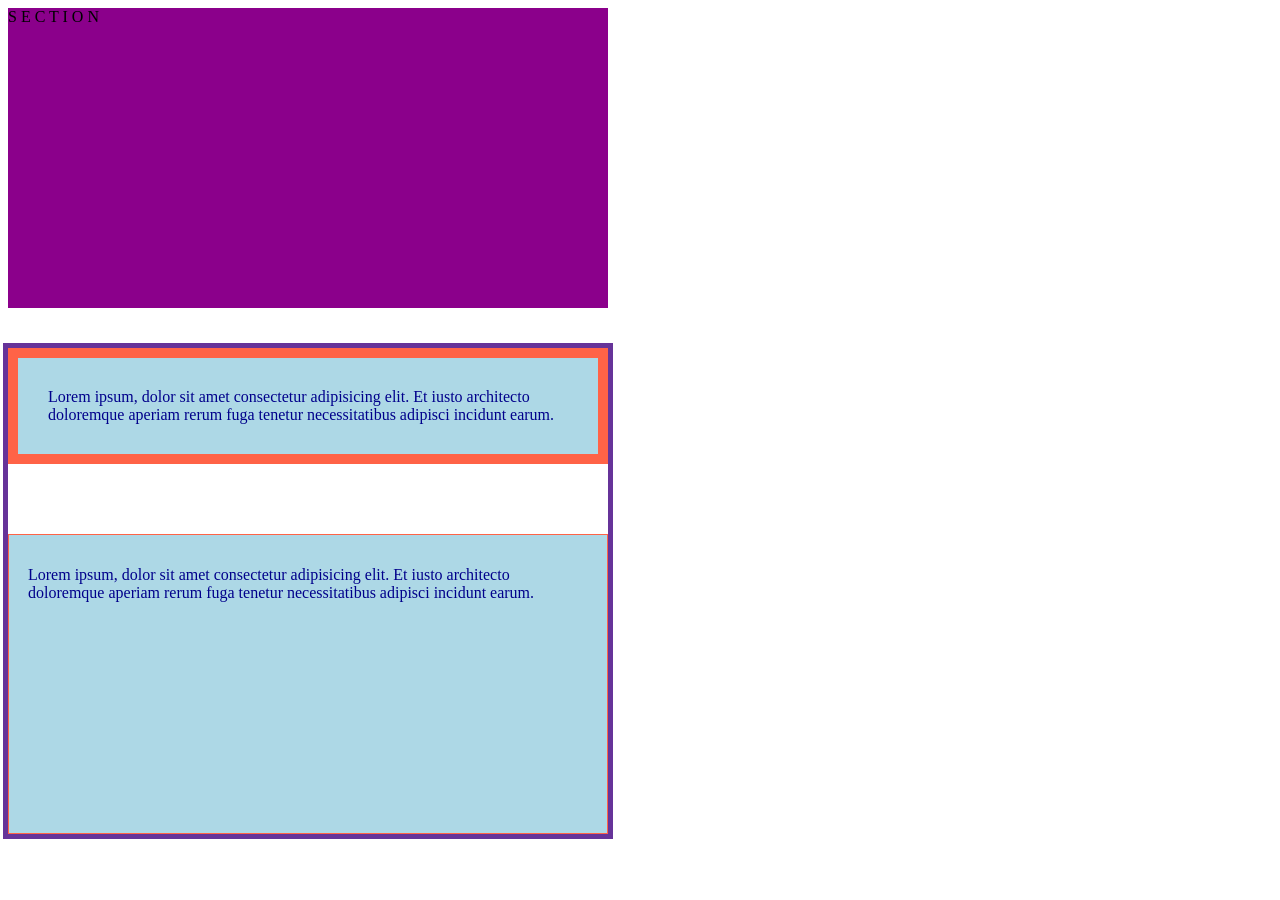
<file: module-03/lesson-01/box-model/box.html>
<!doctype html>
<html lang="en">
  <head>
    <meta charset="UTF-8" />
    <meta name="viewport" content="width=device-width, initial-scale=1.0" />
    <title>Box Model</title>

    <!-- <link rel="stylesheet" href="./mui.css" /> -->

    <link rel="stylesheet" href="./box.css" />
  </head>
  <body>
    <div class="wrapper">
      <section class="box">S E C T I O N</section>
      <section class="section">
        <p class="text text-border-box">
          Lorem ipsum, dolor sit amet consectetur adipisicing elit. Et iusto
          architecto doloremque aperiam rerum fuga tenetur necessitatibus
          adipisci incidunt earum.
        </p>
        <p class="text text-content-box">
          Lorem ipsum, dolor sit amet consectetur adipisicing elit. Et iusto
          architecto doloremque aperiam rerum fuga tenetur necessitatibus
          adipisci incidunt earum.
        </p>
      </section>
    </div>
    <!-- <a href="">Some link</a> -->
  </body>
</html>
</file>
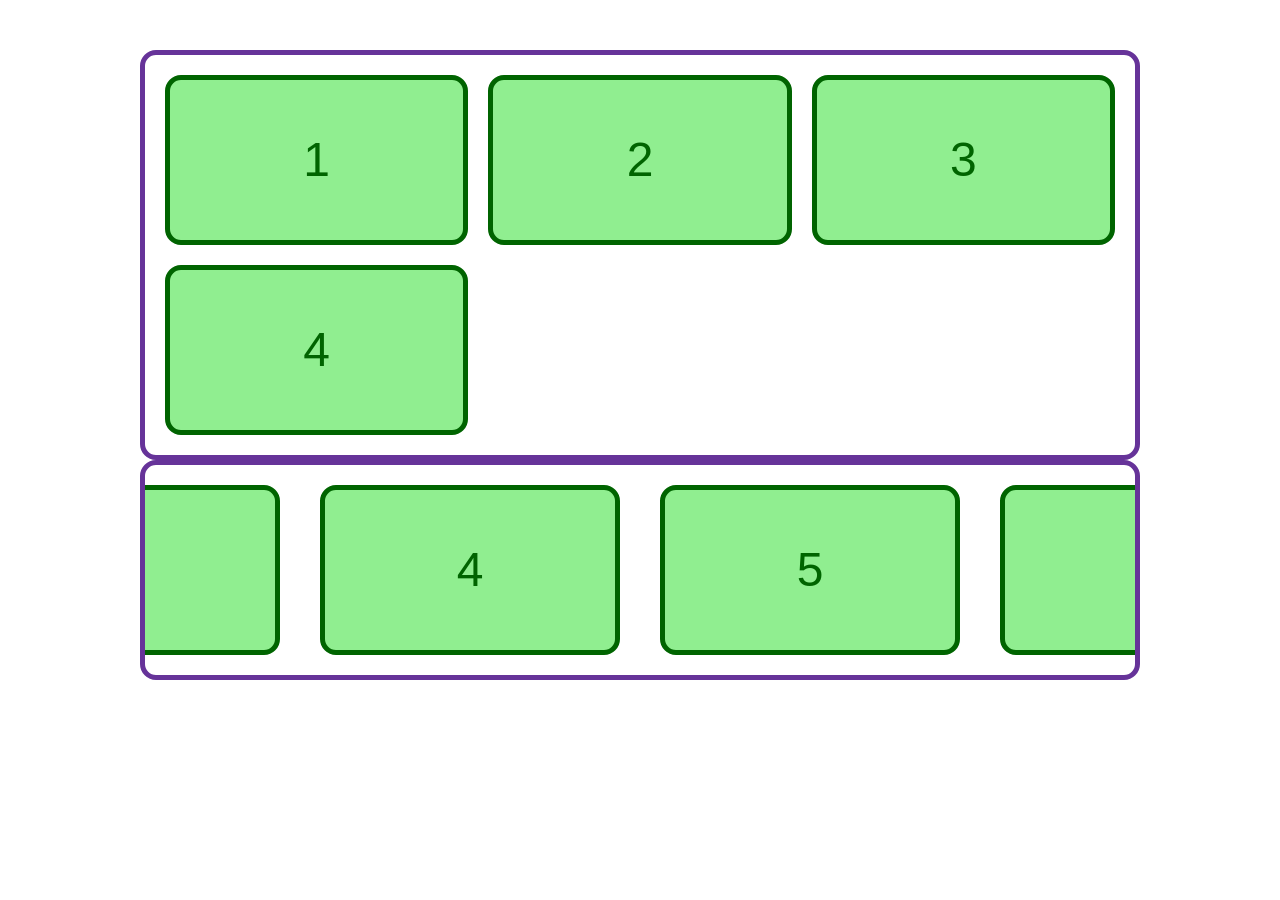
<file: module-03/lesson-02/_flexbox/flexbox.html>
<!doctype html>
<html lang="en">
  <head>
    <meta charset="UTF-8" />
    <meta name="viewport" content="width=device-width, initial-scale=1.0" />
    <title>Flexbox layout</title>
    <link rel="stylesheet" href="./flexbox.css" />
  </head>
  <body>
    <ul class="container card-set contacts">
      <li class="item card-set-item">1</li>
      <li class="item card-set-item">2</li>
      <li class="item card-set-item">3</li>
      <li class="item card-set-item">4</li>
      <!-- <li class="item card-set-item">5</li>
      <li class="item card-set-item">6</li>
      <li class="item card-set-item">7</li>
      <li class="item card-set-item">8</li> -->
    </ul>

    <ul class="container card-set about">
      <li class="item card-set-item">1</li>
      <li class="item card-set-item">2</li>
      <li class="item card-set-item">3</li>
      <li class="item card-set-item">4</li>
      <li class="item card-set-item">5</li>
      <li class="item card-set-item">6</li>
      <li class="item card-set-item">7</li>
      <li class="item card-set-item">8</li>
    </ul>
  </body>
</html>
</file>
<file: module-02/lesson-01/css/styles.css>
/* #region Base */
a {
  text-decoration: none;
}
/* #endregion */

/* #region Hero */
.hero {
}
.hero-title {
}
.hero-btn {
}
.hero-link {
}
.hero-link-icon {
}
/* #endregion */

.menu-link {
  font-family: sans-serif;
  font-size: 20px;
  color: black;
  transition: 250ms;
}
.menu-link:hover,
.menu-link:focus {
  color: orangered;
}

h1 {
  --light-cl: 164 255 255;
  background-color: #663399;
  color: rgb(var(--light-cl) / 10%);
  color: rgb(var(--light-cl));
}

/* .menu-link:active {
  color: rebeccapurple;
  transform: scale(0.96);
} */
</file>
<file: module-02/lesson-02/css/styles.css>
/* @font-face {
  font-family: "Montserrat";
  src: url("../fonts/Montserrat-VariableFont_wght.ttf");
} */

/* #region Base */
body {
  font-family: "Montserrat", sans-serif;
  font-size: 14px;
  color: #111111;
  background-color: #fafafa;

  /* font-weight: 400; */
}
a {
  text-decoration: none;
  color: currentColor;
}
ul,
ol {
  list-style-type: none;
}
button {
  font-family: inherit;
  cursor: pointer;
}
address {
  font-style: normal;
}
img {
  display: block;
}
/* #endregion */

/* #region Common */
.visually-hidden,
.read-only {
  position: absolute;
  width: 1px;
  height: 1px;
  margin: -1px;
  border: 0;
  padding: 0;
  white-space: nowrap;
  clip: rect(0 0 0 0);
  clip-path: inset(50%);
  overflow: hidden;
}
/* #endregion */

/* #region Logo */
.logo {
  font-size: 18px;
  font-weight: 700;
  line-height: 1.11;
  letter-spacing: -0.03em;
  text-transform: uppercase;
}
.logo-icon {
}
/* #endregion */

/* #region Menu */
.menu {
}
.menu-item {
}
.menu-link {
  font-weight: 500;
  line-height: 1.14;
  letter-spacing: -0.02em;
}
.menu-link:hover,
.menu-link:focus {
  color: #fd9222;
}
/* #endregion */

/* #region Socials */
.socials {
}
.socials-item {
}
.socials-link {
}
.socials-icon {
}
/* #endregion */

/* #region Header */
.header {
}
.header-nav {
}
.header-logo {
}
.header-nav-menu {
}
/* #endregion */

/* #region Hero */
.hero {
  background: rgba(17, 17, 17, 0.4);
}
.hero-title {
  font-size: 28px;
  font-weight: 500;
  line-height: 1.21;
  letter-spacing: -0.03em;
  color: #fff;
}
.hero-btn {
}
.hero-link {
  font-weight: 500;
  line-height: 1.29;
  letter-spacing: -0.03em;
  color: #fff;
}
.hero-link-icon {
}
/* #endregion */
</file>
<file: module-03/lesson-01/css/styles.css>
/* #region Variables */
:root {
  /* Fonts */
  --primary-font: "Montserrat", sans-serif;
  --secondary-font: serif;

  /* Base colors */
  --color-black: 17 17 17;
  --color-white: 255 255 255;
  --color-white-off: 250 250 250;
  --color-gray: 76 76 76;
  --color-gray-light: 236 237 237;
  --color-light-cream: 252 241 224;
  --color-purple: 30 24 35;
  --color-accent: 253 146 34;

  /* Semantic / Usage */
  --cl-text-primary: rgb(var(--color-black));
  --cl-text-primary--70: rgb(var(--color-black) / 70%);
  --cl-text-secondary: rgb(var(--color-white));
  --cl-text-secondary--70: rgb(var(--color-white) / 70%);
  --cl-text-accent: rgb(var(--color-accent));

  --cl-bg-light: rgb(var(--color-white));
  --cl-bg-dark: rgb(var(--color-black));
  --cl-bg-dark--10: rgb(var(--color-black) / 10%);
  --cl-bg-dark--40: rgb(var(--color-black) / 40%);
  --cl-bg-accent: rgb(var(--color-accent));
  --cl-bg-surface-light: rgb(var(--color-white-off));
  --cl-bg-surface-dark: rgb(var(--color-purple));

  --cl-btn-accent-bg: rgb(var(--color-accent));
  --cl-btn-accent-bg--20: rgb(var(--color-accent) / 20%);
  --cl-btn-accent-text: rgb(var(--color-white));
  --cl-btn-light-text: rgb(var(--color-white));
  --cl-btn-dark-text: rgb(var(--color-dark));
}
/* #endregion */

/* #region Base */
body {
  font-family: var(--primary-font);
  font-size: 14px;
  line-height: 1.28;
  letter-spacing: -0.02em;
  color: var(--cl-text-primary);
  background-color: var(--cl-bg-surface-light);
}
/* #endregion */

/* #region Reset */
h1,
h2,
h3,
h4,
h5,
h6,
p {
  margin: 0;
}
a {
  color: currentColor;
  text-decoration: none;
}
ul,
ol {
  list-style-type: none;
  margin: 0;
  padding: 0;
}
address {
  font-style: normal;
}
button {
  font-family: inherit;
  color: currentColor;
  cursor: pointer;
}
img {
  display: block;
}
/* #endregion */

/* #region Common */
.visually-hidden {
  position: absolute;
  width: 1px;
  height: 1px;
  margin: -1px;
  border: 0;
  padding: 0;
  white-space: nowrap;
  clip: rect(0 0 0 0);
  clip-path: inset(50%);
  overflow: hidden;
}
.section-title {
  font-size: 24px;
  font-weight: 600;
  line-height: 1.16;
  letter-spacing: -0.03em;
  text-transform: uppercase;
  text-align: center;
}
.accent-text {
  color: var(--cl-text-accent);
}
.container {
  max-width: 1168px;
  padding: 0 16px;
  margin: 0 auto;

  outline: 2px solid red;
  outline-offset: -2px;
}
.btn {
  font-weight: 600;
  color: #fff;
  background-color: transparent;
}
.btn-accent {
  background-color: var(--cl-btn-accent-bg);
}
.btn-accent:hover,
.btn-accent:focus {
  color: var(--cl-text-accent);
  background-color: var(--cl-btn-accent-bg--20);
}

.btn-light {
}
.btn-light:hover,
.btn-light:focus {
  color: #fd9222;
}
.btn-dark {
  font-size: 18px;
  font-weight: 600;
  color: var(--black, #111);
}
.btn-dark:hover,
.btn-dark:focus {
  background-color: #fd9222;
  color: #fff;
}
/* #endregion */

/* #region Logo */
.logo {
  font-size: 18px;
  font-weight: 700;
  line-height: 1.11;
  letter-spacing: -0.03em;
  text-transform: uppercase;
}
.logo-icon {
}
/* #endregion */

/* #region Socials */
.socials {
}
.socials-dark {
}
.socials-item {
}
.socials-link {
}
.socials-icon {
}
/* #endregion */

/* #region Header */
.header {
}
.header-nav {
}
.menu {
}
.menu-item {
}
.menu-link {
  font-weight: 500;
  line-height: 1.14;
}
.menu-link:hover,
.menu-link:focus {
  color: var(--cl-text-accent);
}
/* #endregion */

/* #region Hero */
.hero {
  background-color: var(--cl-bg-dark--40);
}
.hero-title {
  font-size: 28px;
  font-weight: 500;
  line-height: 1.21;
  letter-spacing: -0.03em;
  color: var(--cl-text-secondary);
}
.hero-link {
  font-weight: 500;
  line-height: 1.28;
  letter-spacing: -0.03em;
  color: var(--cl-text-secondary);
}
.hero-link:hover,
.hero-link:focus {
  color: var(--cl-text-accent);
}
/* #endregion */

/* #region Benefits */
.benefits {
  background: var(--cl-bg-surface-dark);
}
.benefits-list {
}
.benefits-item {
}
.benefits-caption {
  font-size: 18px;
  font-weight: 600;
  line-height: 1.22;
  color: var(--cl-text-secondary);
}
.benefits-text {
  color: var(--cl-text-secondary--70);
}
/* #endregion */

/* #region Ingredients */
.ingredients {
}
.ingredients-title {
}
.ingredients-list {
}
.ingredients-item {
}
.ingredients-ill {
}
.ingredients-caption {
  font-weight: 600;
  line-height: 1.28;
  text-transform: uppercase;
}
/* #endregion */

/* #region Made */
.made {
}
.made-img {
}
.made-right-side {
  background-color: var(--cl-bg-light);
}
.made-subtitle {
  font-size: 18px;
  font-weight: 600;
  line-height: 1.33;
}
.made-recipe {
}
.made-recipe-item {
}
/* #endregion */

/* #region Products */
.products {
}
.products-list {
}
.products-item {
}
.products-pic {
}
.products-caption {
  font-size: 18px;
  font-weight: 600;
  line-height: 1.33;
  text-transform: uppercase;
}
.products-type {
  font-size: 12px;
  line-height: 1.17;
  color: var(--cl-text-primary--70);
}
.products-label {
  font-weight: 600;
  background-color: var(--cl-bg-dark--10);
}
/* #endregion */

/* #region Bestsellers */
.bestsellers {
}
.bestsellers-list {
}
.bestsellers-item {
}
.bestsellers-caption {
  font-size: 18px;
  font-weight: 600;
  line-height: 1.33;
  text-transform: uppercase;
}
/* #endregion */

/* #region Reviews */
.reviews {
}
.reviews-list {
}
.reviews-item {
}
.reviews-author {
  font-size: 18px;
  font-weight: 600;
  line-height: 1.33;
  text-align: center;
}
.reviews-text {
  text-align: center;
  color: var(--cl-text-primary--70);
}
/* #endregion */

/* #region Footer */
.footer {
  background: var(--cl-bg-surface-dark);
}
.footer-slogan {
  font-size: 28px;
  font-weight: 500;
  line-height: 1.21;
  color: var(--cl-text-secondary);
}

.footer-caption {
  font-weight: 500;
  color: var(--cl-text-secondary);
}

.contacts {
}
.contacts-list {
}
.contacts-item {
}
.contacts-link {
  color: var(--cl-text-secondary);
}
.contacts-link:hover,
.contacts-link:focus {
  color: var(--cl-text-accent);
}

.footer-menu {
  color: var(--cl-text-secondary);
}
/* #endregion */
</file>
<file: module-03/lesson-02/css/styles.css>
/* #region Variables */
:root {
  /* Fonts */
  --primary-font: "Montserrat", sans-serif;
  --secondary-font: serif;

  /* Base colors */
  --color-black: 17 17 17;
  --color-white: 255 255 255;
  --color-white-off: 250 250 250;
  --color-gray: 76 76 76;
  --color-gray-light: 236 237 237;
  --color-light-cream: 252 241 224;
  --color-purple: 30 24 35;
  --color-accent: 253 146 34;

  /* Semantic / Usage */
  --cl-text-primary: rgb(var(--color-black));
  --cl-text-primary--70: rgb(var(--color-black) / 70%);
  --cl-text-secondary: rgb(var(--color-white));
  --cl-text-secondary--70: rgb(var(--color-white) / 70%);
  --cl-text-accent: rgb(var(--color-accent));

  --cl-bg-light: rgb(var(--color-white));
  --cl-bg-dark: rgb(var(--color-black));
  --cl-bg-dark--10: rgb(var(--color-black) / 10%);
  --cl-bg-dark--40: rgb(var(--color-black) / 40%);
  --cl-bg-accent: rgb(var(--color-accent));
  --cl-bg-surface-light: rgb(var(--color-white-off));
  --cl-bg-surface-dark: rgb(var(--color-purple));

  --cl-btn-accent-bg: rgb(var(--color-accent));
  --cl-btn-accent-bg--20: rgb(var(--color-accent) / 20%);
  --cl-btn-accent-text: rgb(var(--color-white));
  --cl-btn-light-text: rgb(var(--color-white));
  --cl-btn-dark-text: rgb(var(--color-dark));

  --cl-label-bg: var(--color-light-cream);

  /* Card set */
  --items: 4;
  --indent-y: 32px;
  --indent-x: 32px;
}
/* #endregion */

/* #region Base */
body {
  font-family: var(--primary-font);
  font-size: 14px;
  line-height: 1.28;
  letter-spacing: -0.02em;
  color: var(--cl-text-primary);
  background-color: var(--cl-bg-surface-light);
}
/* #endregion */

/* #region Reset */
h1,
h2,
h3,
h4,
h5,
h6,
p {
  margin: 0;
}
a {
  color: currentColor;
  text-decoration: none;
}
ul,
ol {
  list-style-type: none;
  margin: 0;
  padding: 0;
}
address {
  font-style: normal;
}
button {
  font-family: inherit;
  color: currentColor;
  cursor: pointer;
}
img {
  display: block;
  max-width: 100%;
  height: auto;
}
/* #endregion */

/* #region Common */
.visually-hidden {
  position: absolute;
  width: 1px;
  height: 1px;
  margin: -1px;
  border: 0;
  padding: 0;
  white-space: nowrap;
  clip: rect(0 0 0 0);
  clip-path: inset(50%);
  overflow: hidden;
}
.section {
  padding: 60px 0;
}
.section-title {
  width: 412px;
  margin: 0 auto 50px;
  font-size: 24px;
  font-weight: 600;
  line-height: 1.16;
  letter-spacing: -0.03em;
  text-transform: uppercase;
  text-align: center;
}
.accent-text {
  color: var(--cl-text-accent);
}
.container {
  max-width: 1168px;
  padding: 0 16px;
  margin: 0 auto;

  outline: 2px solid red;
  outline-offset: -2px;
}
.btn {
  font-weight: 600;
  color: #fff;
  background-color: transparent;
}
.btn-accent {
  background-color: var(--cl-btn-accent-bg);
}
.btn-accent:hover,
.btn-accent:focus {
  color: var(--cl-text-accent);
  background-color: var(--cl-btn-accent-bg--20);
}

.btn-light {
}
.btn-light:hover,
.btn-light:focus {
  color: #fd9222;
}
.btn-dark {
  font-size: 18px;
  font-weight: 600;
  color: var(--black, #111);
}
.btn-dark:hover,
.btn-dark:focus {
  background-color: #fd9222;
  color: #fff;
}
/* #endregion */

/* #region Card set */
.card-set {
  display: flex;
  flex-wrap: wrap;
  column-gap: var(--indent-y);
  row-gap: var(--indent-x);
}
.card-set-item {
  width: calc((100% - var(--indent-y) * (var(--items) - 1)) / var(--items));
}
/* #endregion */

/* #region Logo */
.logo {
  font-size: 18px;
  font-weight: 700;
  line-height: 1.11;
  letter-spacing: -0.03em;
  text-transform: uppercase;
}
.logo-icon {
}
/* #endregion */

/* #region Socials */
.socials {
}
.socials-dark {
}
.socials-item {
}
.socials-link {
}
.socials-icon {
}
/* #endregion */

/* #region Header */
.header {
}
.header-nav {
}
.menu {
}
.menu-item {
}
.menu-link {
  font-weight: 500;
  line-height: 1.14;
}
.menu-link:hover,
.menu-link:focus {
  color: var(--cl-text-accent);
}
/* #endregion */

/* #region Hero */
.hero {
  background-color: var(--cl-bg-dark--40);
}
.hero-title {
  font-size: 28px;
  font-weight: 500;
  line-height: 1.21;
  letter-spacing: -0.03em;
  color: var(--cl-text-secondary);
}
.hero-link {
  font-weight: 500;
  line-height: 1.28;
  letter-spacing: -0.03em;
  color: var(--cl-text-secondary);
}
.hero-link:hover,
.hero-link:focus {
  color: var(--cl-text-accent);
}
/* #endregion */

/* #region Benefits */
.benefits {
  background: var(--cl-bg-surface-dark);
  padding: 50px 0px;
}
.benefits-list {
  display: flex;
  justify-content: center;
  gap: 88px;
}
.benefits-item {
  flex-basis: 308px;
}
.benefits-caption {
  margin-bottom: 18px;
  font-size: 18px;
  font-weight: 600;
  line-height: 1.22;
  color: var(--cl-text-secondary);
}
.benefits-text {
  color: var(--cl-text-secondary--70);
}
/* #endregion */

/* #region Ingredients */
.ingredients {
  padding-top: 120px;
}
.ingredients-title {
}
.ingredients-list {
}
.ingredients-item {
  padding: 28px 23px;
  border-radius: 15px;
  background: var(--cl-bg-light);
  border: 1px solid transparent;
}
/* a * n + b */
.ingredients-item:nth-child(2n) {
  border-color: var(--cl-bg-accent);
}
.ingredients-item:nth-child(4n + 1) {
  background-color: var(--cl-bg-accent);
  color: var(--cl-text-secondary);
}
.ingredients-item:nth-child(4n + 3) {
  background-color: var(--cl-bg-dark);
  color: var(--cl-text-secondary);
}
.ingredients-ill {
  margin-bottom: 36px;
}
.ingredients-caption {
  font-weight: 600;
  line-height: 1.28;
  text-transform: uppercase;
}
/* #endregion */

/* #region Made */
.made {
}
.made-img {
}
.made-right-side {
  background-color: var(--cl-bg-light);
}
.made-subtitle {
  font-size: 18px;
  font-weight: 600;
  line-height: 1.33;
}
.made-recipe {
}
.made-recipe-item {
}
/* #endregion */

/* #region Products */
.products {
}
.products-list {
  --indent-x: 24px;
  --indent-y: 18px;
}
.products-item {
  padding: 32px 20px;
  background-color: var(--cl-bg-light);
  border: 1px solid rgba(17, 17, 17, 0.1);
  border-radius: 15px;

  text-align: center;
}
.products-pic {
}
.products-caption {
  margin-bottom: 2px;

  font-size: 18px;
  font-weight: 600;
  line-height: 1.33;
  text-transform: uppercase;
}
.products-type {
  margin-bottom: 18px;

  font-size: 12px;
  line-height: 1.17;
  color: var(--cl-text-primary--70);
}
.products-label {
  padding: 8px 20px;

  font-weight: 600;

  background-color: var(--cl-label-bg);
  border: 1px solid var(--cl-bg-dark--10);
  border-radius: 100px;
}
/* #endregion */

/* #region Bestsellers */
.bestsellers {
}
.bestsellers-list {
  --items: 3;
  --indent-y: 16px;
}
.bestsellers-item {
}
.bestsellers-caption {
  font-size: 18px;
  font-weight: 600;
  line-height: 1.33;
  text-transform: uppercase;
}
/* #endregion */

/* #region Reviews */
.reviews {
}
.reviews-title {
  margin-bottom: 92px;
}
.reviews-list {
  --items: 3;
  --indent-y: 28px;

  margin-bottom: 50px;
}
.reviews-item {
  padding: 0 24px 24px;
  background: #fff;
  border: 1px solid rgba(17, 17, 17, 0.1);
  border-radius: 15px;
}
.reviews-avatar {
  margin: -42px auto 18px;
}
.reviews-author {
  font-size: 18px;
  font-weight: 600;
  line-height: 1.33;
  text-align: center;
}
.reviews-text {
  text-align: center;
  color: var(--cl-text-primary--70);
}
/* #endregion */

/* #region Footer */
.footer {
  background: var(--cl-bg-surface-dark);
}
.footer-slogan {
  font-size: 28px;
  font-weight: 500;
  line-height: 1.21;
  color: var(--cl-text-secondary);
}

.footer-caption {
  font-weight: 500;
  color: var(--cl-text-secondary);
}

.contacts {
}
.contacts-list {
}
.contacts-item {
}
.contacts-link {
  color: var(--cl-text-secondary);
}
.contacts-link:hover,
.contacts-link:focus {
  color: var(--cl-text-accent);
}

.footer-menu {
  color: var(--cl-text-secondary);
}
/* #endregion */

/* .ingredients-item:nth-child(2n) { */
/* .ingredients-item:nth-child(2n):not(:nth-child(4n)) {
  background-color: tomato;
} */
/* .ingredients-item:nth-child(4n) {
  background-color: lightgreen;
} */
</file>
<file: module-04/lesson-01/css/styles.css>
/* #region Variables */
:root {
  /* Fonts */
  --primary-font: "Montserrat", sans-serif;
  --secondary-font: serif;

  /* Base colors */
  --color-black: 17 17 17;
  --color-white: 255 255 255;
  --color-white-off: 250 250 250;
  --color-gray: 76 76 76;
  --color-gray-light: 236 237 237;
  --color-light-cream: 252 241 224;
  --color-purple: 30 24 35;
  --color-accent: 253 146 34;

  /* Semantic / Usage */
  --cl-text-primary: rgb(var(--color-black));
  --cl-text-primary--70: rgb(var(--color-black) / 70%);
  --cl-text-secondary: rgb(var(--color-white));
  --cl-text-secondary--70: rgb(var(--color-white) / 70%);
  --cl-text-accent: rgb(var(--color-accent));

  --cl-bg-light: rgb(var(--color-white));
  --cl-bg-dark: rgb(var(--color-black));
  --cl-bg-dark--10: rgb(var(--color-black) / 10%);
  --cl-bg-dark--40: rgb(var(--color-black) / 40%);
  --cl-bg-accent: rgb(var(--color-accent));
  --cl-bg-surface-light: rgb(var(--color-white-off));
  --cl-bg-surface-dark: rgb(var(--color-purple));

  --cl-btn-accent-bg: rgb(var(--color-accent));
  --cl-btn-accent-bg--20: rgb(var(--color-accent) / 20%);
  --cl-btn-accent-text: rgb(var(--color-white));
  --cl-btn-light-text: rgb(var(--color-white));
  --cl-btn-dark-text: rgb(var(--color-dark));

  --cl-label-bg: var(--color-light-cream);

  /* Card set */
  --items: 4;
  --indent-y: 32px;
  --indent-x: 32px;
}
/* #endregion */

/* #region Base */
body {
  font-family: var(--primary-font);
  font-size: 14px;
  line-height: 1.28;
  letter-spacing: -0.02em;
  color: var(--cl-text-primary);
  background-color: var(--cl-bg-surface-light);

  /*  */
  /* background-image: url('data:image/svg+xml,%3Csvg width="42" height="44" viewBox="0 0 42 44" xmlns="http://www.w3.org/2000/svg"%3E%3Cg id="Page-1" fill="none" fill-rule="evenodd"%3E%3Cg id="brick-wall" fill="%239C92AC" fill-opacity="0.4"%3E%3Cpath d="M0 0h42v44H0V0zm1 1h40v20H1V1zM0 23h20v20H0V23zm22 0h20v20H22V23z"/%3E%3C/g%3E%3C/g%3E%3C/svg%3E'); */
}
/* #endregion */

/* #region Reset */
h1,
h2,
h3,
h4,
h5,
h6,
p {
  margin: 0;
}
a {
  color: currentColor;
  text-decoration: none;
}
ul,
ol {
  list-style-type: none;
  margin: 0;
  padding: 0;
}
address {
  font-style: normal;
}
button {
  font-family: inherit;
  color: currentColor;
  cursor: pointer;
}
img {
  display: block;
  max-width: 100%;
  height: auto;
}
/* #endregion */

/* #region Common */
.visually-hidden {
  position: absolute;
  width: 1px;
  height: 1px;
  margin: -1px;
  border: 0;
  padding: 0;
  white-space: nowrap;
  clip: rect(0 0 0 0);
  clip-path: inset(50%);
  overflow: hidden;
}
.section {
  padding: 60px 0;
}
.section-title {
  width: 412px;
  margin: 0 auto 50px;
  font-size: 24px;
  font-weight: 600;
  line-height: 1.16;
  letter-spacing: -0.03em;
  text-transform: uppercase;
  text-align: center;
}
.accent-text {
  color: var(--cl-text-accent);
}
.container {
  max-width: 1168px;
  padding: 0 16px;
  margin: 0 auto;

  /* outline: 2px solid red;
  outline-offset: -2px; */
}
.btn {
  min-width: 144px;
  min-height: 45px;
  font-weight: 600;
  padding: 14px 40px;
  color: #fff;
  border: 1px solid transparent;
  background-color: transparent;
  border-radius: 100px;
}
.btn-accent {
  background-color: var(--cl-btn-accent-bg);
}
.btn-accent:hover,
.btn-accent:focus {
  color: var(--cl-text-accent);
  background-color: var(--cl-btn-accent-bg--20);
}

.btn-light {
  border-color: var(--cl-bg-light);
}
.btn-light:hover,
.btn-light:focus {
  color: #fd9222;
  border-color: var(--cl-bg-accent);
}
.btn-dark {
  font-size: 18px;
  font-weight: 600;
  color: var(--black, #111);
}
.btn-dark:hover,
.btn-dark:focus {
  background-color: #fd9222;
  color: #fff;
}
/* #endregion */

/* #region Card set */
.card-set {
  display: flex;
  flex-wrap: wrap;
  column-gap: var(--indent-y);
  row-gap: var(--indent-x);
}
.card-set-item {
  width: calc((100% - var(--indent-y) * (var(--items) - 1)) / var(--items));
}
/* #endregion */

/* #region Logo */
.logo {
  display: inline-flex;
  align-items: center;
  gap: 4px;

  font-size: 18px;
  font-weight: 700;
  line-height: 1.11;
  letter-spacing: -0.03em;
  text-transform: uppercase;
}
.logo-icon {
}
/* #endregion */

/* #region Socials */
.socials {
  display: flex;
  align-items: center;
  gap: 14px;
}
.socials-dark {
}
.socials-item {
}
.socials-link {
  color: red;
}
.socials-icon {
  fill: currentColor;
}
/* #endregion */

/* #region Header */
.header {
  padding: 20px 0;
}
.header .container {
  display: flex;
  align-items: center;
  gap: 90px;
}
.header-nav {
  display: flex;
  align-items: center;
  justify-content: space-between;

  flex-grow: 1;
}
.menu {
  display: flex;
  align-items: center;
  gap: 24px;
}
.menu-item {
}
.menu-link {
  display: block;
  padding: 12px 0;
  font-weight: 500;
  line-height: 1.14;
}
.menu-link:hover,
.menu-link:focus {
  color: var(--cl-text-accent);
}
.menu-link.current {
  color: var(--cl-bg-accent);
}
.menu-link.current::after {
  content: "";
  display: block;
  width: 100%;
  height: 4px;
  background-color: var(--cl-bg-accent);
  border-radius: 2px;
}
/* #endregion */

/* #region Hero */
.hero {
  padding-bottom: 80px;
}
.hero-wrapper {
  padding: 381px 40px 40px;
  border-radius: 30px;
  background-color: var(--cl-bg-dark--40);
  /* background-image:
    url("../images/hero/fog.png"), url("../images/hero/hero-bg.jpg"); */
  background-image:
    linear-gradient(var(--cl-bg-dark--40), var(--cl-bg-dark--40)),
    url("../images/hero/hero-bg.jpg");
  background-repeat: no-repeat;
  background-position: center;
  background-size: cover;
}
.hero-title {
  width: 484px;
  margin-bottom: 32px;
  font-size: 28px;
  font-weight: 500;
  line-height: 1.21;
  letter-spacing: -0.03em;
  color: var(--cl-text-secondary);
}
.hero-bottom {
  display: flex;
  gap: 14px;
}
.hero-link {
  display: flex;
  align-items: center;
  gap: 14px;
  margin-left: auto;
  font-weight: 500;
  line-height: 1.28;
  letter-spacing: -0.03em;
  color: var(--cl-text-secondary);
}
.hero-link:hover,
.hero-link:focus {
  color: var(--cl-text-accent);
}
.hero-link-circle {
  display: flex;
  justify-content: center;
  align-items: center;
  width: 38px;
  height: 38px;
  background-color: currentColor;
  border-radius: 50%;
}
/* #endregion */

/* #region Benefits */
.benefits {
  background: var(--cl-bg-surface-dark);
  padding: 50px 0px;
}
.benefits-list {
  display: flex;
  justify-content: center;
  gap: 88px;
}
.benefits-item {
  flex-basis: 308px;
}
.benefits-caption {
  margin-bottom: 18px;
  font-size: 18px;
  font-weight: 600;
  line-height: 1.22;
  color: var(--cl-text-secondary);
}
.benefits-text {
  color: var(--cl-text-secondary--70);
}
/* #endregion */

/* #region Ingredients */
.ingredients {
  padding-top: 120px;
}
.ingredients-title {
}
.ingredients-list {
}
.ingredients-item {
  padding: 28px 23px;
  border-radius: 15px;
  background: var(--cl-bg-light);
  border: 1px solid transparent;
}
/* a * n + b */
.ingredients-item:nth-child(2n) {
  border-color: var(--cl-bg-accent);
}
.ingredients-item:nth-child(4n + 1) {
  background-color: var(--cl-bg-accent);
  color: var(--cl-text-secondary);
}
.ingredients-item:nth-child(4n + 3) {
  background-color: var(--cl-bg-dark);
  color: var(--cl-text-secondary);
}
.ingredients-ill {
  margin-bottom: 36px;
}
.ingredients-caption {
  font-weight: 600;
  line-height: 1.28;
  text-transform: uppercase;
}
/* #endregion */

/* #region Made */
.made {
}
.made-wrapper {
  display: flex;
  gap: 20px;
}
.made-left-side {
  flex-shrink: 0;
  width: 600px;
  border-radius: 15px;
  overflow: hidden;
}
.made-img {
}
.made-right-side {
  padding: 32px;
  border-radius: 15px;
  background-color: var(--cl-bg-light);
}
.made-subtitle {
  width: 350px;
  margin-bottom: 28px;
  font-size: 18px;
  font-weight: 600;
  line-height: 1.33;
}
.made-recipe {
}
.made-recipe-item {
  display: flex;
  gap: 8px;
}
.made-recipe-item:not(:last-child) {
  margin-bottom: 24px;
}
.made-recipe-item::before {
  content: "";
  display: block;
  width: 8px;
  height: 8px;
  margin-top: 5px;
  flex-shrink: 0;

  background-color: #4c4c4c;
  border: 1px solid #eceded;
  border-radius: 50%;
}
/* #endregion */

/* #region Products */
.products {
}
.products-list {
  --indent-x: 24px;
  --indent-y: 18px;
}
.products-item {
  padding: 32px 20px;
  background-color: var(--cl-bg-light);
  border: 1px solid rgba(17, 17, 17, 0.1);
  border-radius: 15px;

  text-align: center;
}
.products-pic {
}
.products-caption {
  margin-bottom: 2px;

  font-size: 18px;
  font-weight: 600;
  line-height: 1.33;
  text-transform: uppercase;
}
.products-type {
  margin-bottom: 18px;

  font-size: 12px;
  line-height: 1.17;
  color: var(--cl-text-primary--70);
}
.products-label {
  padding: 8px 20px;

  font-weight: 600;

  background-color: var(--cl-label-bg);
  border: 1px solid var(--cl-bg-dark--10);
  border-radius: 100px;
}
/* #endregion */

/* #region Bestsellers */
.bestsellers {
}
.bestsellers-list {
  --items: 3;
  --indent-y: 16px;
}
.bestsellers-item {
}
.bestsellers-caption {
  font-size: 18px;
  font-weight: 600;
  line-height: 1.33;
  text-transform: uppercase;
}
/* #endregion */

/* #region Reviews */
.reviews {
}
.reviews-title {
  margin-bottom: 92px;
}
.reviews-list {
  --items: 3;
  --indent-y: 28px;

  margin-bottom: 50px;
}
.reviews-item {
  padding: 0 24px 24px;
  background: #fff;
  border: 1px solid rgba(17, 17, 17, 0.1);
  border-radius: 15px;

  box-shadow: 0 9px 100px 0 rgba(17, 17, 17, 0.03);
}
.reviews-avatar {
  margin: -42px auto 18px;
}
.reviews-author {
  font-size: 18px;
  font-weight: 600;
  line-height: 1.33;
  text-align: center;
}
.reviews-text {
  text-align: center;
  color: var(--cl-text-primary--70);
}
/* #endregion */

/* #region Footer */
.footer {
  background: var(--cl-bg-surface-dark);
}
.footer-slogan {
  font-size: 28px;
  font-weight: 500;
  line-height: 1.21;
  color: var(--cl-text-secondary);
}

.footer-caption {
  font-weight: 500;
  color: var(--cl-text-secondary);
}

.contacts {
}
.contacts-list {
}
.contacts-item {
}
.contacts-link {
  color: var(--cl-text-secondary);
}
.contacts-link:hover,
.contacts-link:focus {
  color: var(--cl-text-accent);
}

.footer-menu {
  color: var(--cl-text-secondary);
}
/* #endregion */
</file>
<file: module-04/lesson-02/css/styles.css>
/* #region Variables */
:root {
  /* Fonts */
  --primary-font: "Montserrat", sans-serif;
  --secondary-font: serif;

  /* Base colors */
  --color-black: 17 17 17; /* #111111 */
  --color-white: 255 255 255; /* #FFFFFF */
  --color-white-off: 250 250 250; /* #FAFAFA */
  --color-gray: 76 76 76; /* #4C4C4C */
  --color-gray-light: 236 237 237; /* #ECEDED */
  --color-light-cream: 252 241 224; /* #FCF1E0 */
  --color-purple: 30 24 35; /* #1E1823 */
  --color-accent: 253 146 34; /* #FD9222 */

  /* Semantic / Usage */
  --cl-text-primary: rgb(var(--color-black));
  --cl-text-primary--70: rgb(var(--color-black) / 70%);
  --cl-text-secondary: rgb(var(--color-white));
  --cl-text-secondary--70: rgb(var(--color-white) / 70%);
  --cl-text-accent: rgb(var(--color-accent));

  --cl-bg-light: rgb(var(--color-white));
  --cl-bg-light--10: rgb(var(--color-white) / 10%);
  --cl-bg-light--50: rgb(var(--color-white) / 50%);
  --cl-bg-dark: rgb(var(--color-black));
  --cl-bg-dark--10: rgb(var(--color-black) / 10%);
  --cl-bg-dark--40: rgb(var(--color-black) / 40%);
  --cl-bg-accent: rgb(var(--color-accent));
  --cl-bg-accent--10: rgb(var(--color-accent) / 10%);
  --cl-bg-surface-light: rgb(var(--color-white-off));
  --cl-bg-surface-dark: rgb(var(--color-purple));

  --cl-btn-accent-bg: rgb(var(--color-accent));
  --cl-btn-accent-bg--20: rgb(var(--color-accent) / 20%);
  --cl-btn-accent-text: rgb(var(--color-white));
  --cl-btn-light-text: rgb(var(--color-white));
  --cl-btn-dark-text: rgb(var(--color-dark));

  --cl-label-bg: var(--color-light-cream);

  /* Card set */
  --items: 4;
  --indent-y: 32px;
  --indent-x: 32px;

  /* Others */
  --anim-fast: 200ms ease-in;
  --anim-slow: 500ms ease-out;

  /* Background */
  --card-bg-img: url("[data-uri]");
}
/* #endregion */

/* #region Base */
body {
  font-family: var(--primary-font);
  font-size: 14px;
  line-height: 1.28;
  letter-spacing: -0.02em;
  color: var(--cl-text-primary);
  background-color: var(--cl-bg-surface-light);

  /* Pattern image */
  /* background-image: url('data:image/svg+xml,%3Csvg width="42" height="44" viewBox="0 0 42 44" xmlns="http://www.w3.org/2000/svg"%3E%3Cg id="Page-1" fill="none" fill-rule="evenodd"%3E%3Cg id="brick-wall" fill="%239C92AC" fill-opacity="0.4"%3E%3Cpath d="M0 0h42v44H0V0zm1 1h40v20H1V1zM0 23h20v20H0V23zm22 0h20v20H22V23z"/%3E%3C/g%3E%3C/g%3E%3C/svg%3E'); */
}
/* #endregion */

/* #region Reset */
h1,
h2,
h3,
h4,
h5,
h6,
p {
  margin: 0;
}
a {
  color: currentColor;
  text-decoration: none;
}
ul,
ol {
  list-style-type: none;
  margin: 0;
  padding: 0;
}
address {
  font-style: normal;
}
button {
  font-family: inherit;
  color: currentColor;
  cursor: pointer;
}
img {
  display: block;
  max-width: 100%;
  height: auto;
}
/* #endregion */

/* #region Common */
.visually-hidden {
  position: absolute;
  width: 1px;
  height: 1px;
  margin: -1px;
  border: 0;
  padding: 0;
  white-space: nowrap;
  clip: rect(0 0 0 0);
  clip-path: inset(50%);
  overflow: hidden;
}
.section {
  padding: 60px 0;
}
.section-title {
  width: 412px;
  margin: 0 auto 50px;
  font-size: 24px;
  font-weight: 600;
  line-height: 1.16;
  letter-spacing: -0.03em;
  text-transform: uppercase;
  text-align: center;
}
.accent-text {
  color: var(--cl-text-accent);
}
.container {
  max-width: 1168px;
  padding: 0 16px;
  margin: 0 auto;

  /* outline: 2px solid red;
  outline-offset: -2px; */
}
.btn {
  min-width: 144px;
  min-height: 45px;
  font-weight: 600;
  padding: 14px 40px;
  color: var(--cl-text-secondary);
  border: 1px solid transparent;
  background-color: transparent;
  border-radius: 100px;

  transition: var(--anim-fast);
  transition-property: color, background-color, border-color;
}
.btn-accent {
  background-color: var(--cl-btn-accent-bg);
}
.btn-accent:hover,
.btn-accent:focus {
  color: var(--cl-text-accent);
  background-color: var(--cl-btn-accent-bg--20);
}

.btn-light {
  border-color: var(--cl-bg-light);
}
.btn-light:hover,
.btn-light:focus {
  color: var(--cl-btn-accent-bg);
  border-color: var(--cl-bg-accent);
}
.btn-dark {
  font-size: 18px;
  font-weight: 600;
  color: var(--cl-btn-dark-text);
  border-color: var(--cl-btn-accent-bg);
}
.btn-dark:hover,
.btn-dark:focus {
  background-color: var(--cl-btn-accent-bg);
  color: var(--cl-text-secondary);
}
/* #endregion */

/* #region Card set */
.card-set {
  display: flex;
  flex-wrap: wrap;
  column-gap: var(--indent-y);
  row-gap: var(--indent-x);
}
.card-set-item {
  width: calc((100% - var(--indent-y) * (var(--items) - 1)) / var(--items));
}
/* #endregion */

/* #region Logo */
.logo {
  display: inline-flex;
  align-items: center;
  gap: 4px;

  font-size: 18px;
  font-weight: 700;
  line-height: 1.11;
  letter-spacing: -0.03em;
  text-transform: uppercase;
}
.logo-icon {
}
/* #endregion */

/* #region Socials */
.socials {
  display: flex;
  align-items: center;
  gap: 14px;
}
.socials-dark {
  --icon-cl: var(--cl-bg-dark);
  --icon-active-cl: var(--cl-bg-accent);
  --border-cl: var(--cl-bg-dark--10);
  --border-active-cl: var(--cl-bg-accent--10);
}
.socials-light {
  --icon-cl: var(--cl-bg-light);
  --icon-active-cl: var(--cl-bg-accent);
  --border-cl: var(--cl-bg-light--10);
  --border-active-cl: var(--cl-bg-accent--10);
}
.socials-item {
  width: 40px;
  height: 40px;
}
.socials-link {
  display: flex;
  justify-content: center;
  align-items: center;

  width: 100%;
  height: 100%;
  color: var(--icon-cl);
  border: 1px solid var(--border-cl);
  border-radius: 10px;

  transition: var(--anim-fast);
  transition-property: color, border-color;
}
.socials-link:hover,
.socials-link:focus {
  color: var(--icon-active-cl);
  border-color: var(--border-active-cl);
}
.socials-icon {
  fill: currentColor;
}
/* #endregion */

/* #region Header */
.header {
  padding: 20px 0;
}
.header .container {
  display: flex;
  align-items: center;
  gap: 90px;
}
.header-nav {
  display: flex;
  align-items: center;
  justify-content: space-between;

  flex-grow: 1;
}
.menu {
  display: flex;
  align-items: center;
  gap: 24px;
}
.menu-item {
}
.menu-link {
  display: block;
  padding: 12px 0;
  font-weight: 500;
  line-height: 1.14;

  transition: color var(--anim-fast);
}
.menu-link:hover,
.menu-link:focus {
  color: var(--cl-text-accent);
}
.menu-link.current {
  position: relative;
  color: var(--cl-bg-accent);
}
.menu-link.current::after {
  content: "";
  position: absolute;
  bottom: 0;
  display: block;
  width: 100%;
  height: 4px;
  background-color: var(--cl-bg-accent);
  border-radius: 2px;
}
/* #endregion */

/* #region Hero */
.hero {
  padding-bottom: 80px;
}
.hero-wrapper {
  padding: 381px 40px 40px;
  border-radius: 30px;
  background-color: var(--cl-bg-dark--40);
  background-image:
    linear-gradient(var(--cl-bg-dark--40), var(--cl-bg-dark--40)),
    url("../images/hero/hero-bg.jpg");
  background-repeat: no-repeat;
  background-position: center;
  background-size: cover;
}
.hero-title {
  width: 484px;
  margin-bottom: 32px;
  font-size: 28px;
  font-weight: 500;
  line-height: 1.21;
  letter-spacing: -0.03em;
  color: var(--cl-text-secondary);
}
.hero-bottom {
  display: flex;
  gap: 14px;
}
.hero-link {
  --icon-cl: var(--cl-bg-accent);

  display: flex;
  align-items: center;
  gap: 14px;
  margin-left: auto;
  font-weight: 500;
  line-height: 1.28;
  letter-spacing: -0.03em;
  color: var(--cl-text-secondary);

  transition: color var(--anim-fast);
}
.hero-link:hover,
.hero-link:focus {
  --icon-cl: var(--cl-bg-light);

  color: var(--cl-text-accent);
}
.hero-link-circle {
  display: flex;
  justify-content: center;
  align-items: center;
  width: 38px;
  height: 38px;
  background-color: currentColor;
  border-radius: 50%;
}
.hero-link-icon {
  fill: var(--icon-cl);
  transition: fill var(--anim-fast);
}
/* #endregion */

/* #region Benefits */
.benefits {
  background: var(--cl-bg-surface-dark);
  padding: 50px 0px;
}
.benefits-list {
  display: flex;
  justify-content: center;
  gap: 88px;
}
.benefits-item {
  position: relative;
  flex-basis: 308px;
}
.benefits-item:not(:last-child)::after {
  content: "";
  position: absolute;
  /* top: calc(50% - 62px); */
  top: 25%;
  top: 63px;
  bottom: 63px;
  right: -44px;

  display: block;
  width: 1px;
  /* height: 50%; */
  background-color: var(--cl-bg-light--50);
}
.benefits-wrapper {
  display: flex;
  justify-content: center;
  align-items: center;
  margin-bottom: 22px;

  width: 62px;
  height: 62px;
  border: 1px solid var(--cl-bg-light--50);
  border-radius: 50%;
}
.benefits-caption {
  margin-bottom: 18px;
  font-size: 18px;
  font-weight: 600;
  line-height: 1.22;
  color: var(--cl-text-secondary);
}
.benefits-text {
  color: var(--cl-text-secondary--70);
}
/* #endregion */

/* #region Ingredients */
.ingredients {
  padding-top: 120px;
}
.ingredients-title {
}
.ingredients-list {
}
.ingredients-item {
  --icon-cl: var(--cl-bg-light);

  position: relative;

  padding: 28px 23px;
  border-radius: 15px;
  background: var(--cl-bg-light);
  border: 1px solid transparent;
}
/* a * n + b */
.ingredients-item:nth-child(2n) {
  --icon-cl: var(--cl-bg-accent);

  border-color: var(--cl-bg-accent);
}
.ingredients-item:nth-child(4n + 1) {
  background-color: var(--cl-bg-accent);
  color: var(--cl-text-secondary);
}
.ingredients-item:nth-child(4n + 3) {
  background-color: var(--cl-bg-dark);
  color: var(--cl-text-secondary);
}

.ingredients-btn {
  position: absolute;
  top: 14px;
  right: 14px;

  background-color: transparent;
  padding: 0;
  border: none;
}
.ingredients-btn-icon {
  fill: none;
  stroke: var(--icon-cl);
}
.ingredients-ill {
  margin-bottom: 36px;
}
.ingredients-caption {
  font-weight: 600;
  line-height: 1.28;
  text-transform: uppercase;
}
/* #endregion */

/* #region Made */
.made {
}
.made-wrapper {
  display: flex;
  gap: 20px;
}
.made-left-side {
  flex-shrink: 0;
  width: 600px;
  border-radius: 15px;
  overflow: hidden;
}
.made-img {
}
.made-right-side {
  padding: 32px;
  border-radius: 15px;
  background-color: var(--cl-bg-light);
}
.made-subtitle {
  width: 350px;
  margin-bottom: 28px;
  font-size: 18px;
  font-weight: 600;
  line-height: 1.33;
}
.made-recipe {
}
.made-recipe-item {
  display: flex;
  gap: 8px;
}
.made-recipe-item:not(:last-child) {
  margin-bottom: 24px;
}
.made-recipe-item::before {
  content: "";
  display: block;
  width: 8px;
  height: 8px;
  margin-top: 5px;
  flex-shrink: 0;

  background-color: #4c4c4c;
  border: 1px solid #eceded;
  border-radius: 50%;
}
/* #endregion */

/* #region Products */
.products {
}
.products-list {
  --indent-x: 24px;
  --indent-y: 18px;
}
.products-item {
  padding: 32px 20px;
  background-color: var(--cl-bg-light);
  border: 1px solid rgba(17, 17, 17, 0.1);
  border-radius: 15px;

  text-align: center;
}
.products-pic {
}
.products-caption {
  margin-bottom: 2px;

  font-size: 18px;
  font-weight: 600;
  line-height: 1.33;
  text-transform: uppercase;
}
.products-type {
  margin-bottom: 18px;

  font-size: 12px;
  line-height: 1.17;
  color: var(--cl-text-primary--70);
}
.products-label {
  padding: 8px 20px;

  font-weight: 600;

  background-color: var(--cl-label-bg);
  border: 1px solid var(--cl-bg-dark--10);
  border-radius: 100px;
}
/* #endregion */

/* #region Bestsellers */
.bestsellers {
}
.bestsellers-list {
  --items: 3;
  --indent-y: 16px;
}
.bestsellers-item {
}
.bestsellers-ill {
  overflow: hidden;
  border-radius: 15px 15px 0 0;
}
.bestsellers-wrapper {
  position: relative;
  overflow: hidden;
}
.overlay {
  position: absolute;
  top: 0;
  left: 0;

  transform: translateY(100%);

  display: flex;
  align-items: center;
  width: 100%;
  height: 100%;
  padding: 40px;

  line-height: 1.29;
  color: #fafafa;

  backdrop-filter: blur(15px);
  background: linear-gradient(
    161deg,
    rgba(253, 253, 255, 0.1) 0%,
    rgba(8, 2, 21, 0.1) 100%
  );
  border-radius: 15px 15px 0 0;
  transition: transform var(--anim-slow);
}
.bestsellers-item:hover .overlay {
  transform: translateY(0);
}
.bestsellers-caption {
  padding: 28px;
  font-size: 18px;
  font-weight: 600;
  line-height: 1.33;
  text-transform: uppercase;
  text-align: center;

  background: #fff;
  border-bottom: 1px solid rgba(17, 17, 17, 0.1);
  border-left: 1px solid rgba(17, 17, 17, 0.1);
  border-right: 1px solid rgba(17, 17, 17, 0.1);
  border-radius: 0 0 15px 15px;
}
/* #endregion */

/* #region Reviews */
.reviews {
}
.reviews-title {
  margin-bottom: 92px;
}
.reviews-list {
  --items: 3;
  --indent-y: 28px;

  margin-bottom: 50px;
}
.reviews-item {
  position: relative;

  padding: 56px 24px 24px;
  background-color: var(--cl-bg-light);
  border: 1px solid var(--cl-bg-dark--10);
  border-radius: 15px;

  box-shadow: 0 9px 100px 0 rgb(var(--color-black) / 3%);
}
.reviews-avatar {
  position: absolute;
  top: -42px;
  left: 50%;

  transform: translateX(-50%);
}
.reviews-author {
  font-size: 18px;
  font-weight: 600;
  line-height: 1.33;
  text-align: center;
}
.reviews-text {
  text-align: center;
  color: var(--cl-text-primary--70);
}
.reviews-btn {
  display: block;
  margin: 0 auto;
}
/* #endregion */

/* #region Footer */
.footer {
  padding: 50px 0;
  background-color: var(--cl-bg-surface-dark);
}
.footer-top {
  display: flex;
  gap: 50px;
  padding-bottom: 50px;
  border-bottom: 1px solid var(--cl-bg-light--10);
}
.footer-slogan {
  width: 300px;
  margin-right: auto;
  font-size: 28px;
  font-weight: 500;
  line-height: 1.21;
  color: var(--cl-text-secondary);
}

.footer-caption {
  margin-bottom: 14px;
  font-weight: 500;
  color: var(--cl-text-secondary);
}
.contacts {
}
.contacts-list {
}
.contacts-item:not(:last-child) {
  margin-bottom: 4px;
}
.contacts-link {
  color: var(--cl-text-secondary);
  transition: color var(--anim-fast);
}
.contacts-link:hover,
.contacts-link:focus {
  color: var(--cl-text-accent);
}

.footer-bottom {
  padding-top: 24px;
}
.footer-menu {
  color: var(--cl-text-secondary);
}
/* #endregion */

/* #region Glass card effect */
.glass-card {
  background-color: #13131a;
}
.glass-card .container {
  display: flex;
  align-items: center;
  justify-content: center;

  min-height: 600px;
}

.card-overlay {
  position: relative;
  width: 400px;
  height: 250px;
  margin: 0 auto;
}
.card-overlay::before,
.card-overlay::after {
  content: "";
  position: absolute;

  width: var(--size);
  height: var(--size);
  background-color: var(--background);

  border-radius: 50%;
}
.card-overlay::before {
  --size: 180px;
  --background: dodgerblue;

  top: -20px;
  right: -40px;
}
.card-overlay::after {
  --size: 120px;
  --background: deeppink;

  bottom: -40px;
  left: -50px;
}

.card {
  position: relative;
  z-index: 2;
  display: flex;
  flex-direction: column;
  justify-content: space-between;
  width: 100%;
  height: 100%;
  padding: 40px;

  letter-spacing: 0.2em;
  color: #fff;
  text-transform: uppercase;
  border-radius: 24px;
  backdrop-filter: blur(20px);
  background-image: linear-gradient(rgba(255, 255, 255, 0.1));
  box-shadow: 0 1px 24px -1px rgba(0 0 0 / 10%);

  transition: transform 200ms ease-out;
  will-change: transform;

  &::after {
    position: absolute;
    content: "";
    inset: 0;
    background-image: var(--card-bg-img);
    background-repeat: repeat;
    background-size: 60px;
  }
}
/* #endregion */
</file>
<file: module-05/lesson-01/css/styles.css>
/* #region Variables */
:root {
  /* Fonts */
  --primary-font: "Montserrat", sans-serif;
  --secondary-font: serif;

  /* Base colors */
  --color-black: 17 17 17; /* #111111 */
  --color-white: 255 255 255; /* #FFFFFF */
  --color-white-off: 250 250 250; /* #FAFAFA */
  --color-gray: 76 76 76; /* #4C4C4C */
  --color-gray-light: 236 237 237; /* #ECEDED */
  --color-light-cream: 252 241 224; /* #FCF1E0 */
  --color-purple: 30 24 35; /* #1E1823 */
  --color-accent: 253 146 34; /* #FD9222 */

  /* Semantic / Usage */
  --cl-text-primary: rgb(var(--color-black));
  --cl-text-primary--70: rgb(var(--color-black) / 70%);
  --cl-text-secondary: rgb(var(--color-white));
  --cl-text-secondary--70: rgb(var(--color-white) / 70%);
  --cl-text-accent: rgb(var(--color-accent));

  --cl-bg-light: rgb(var(--color-white));
  --cl-bg-light--10: rgb(var(--color-white) / 10%);
  --cl-bg-light--50: rgb(var(--color-white) / 50%);
  --cl-bg-dark: rgb(var(--color-black));
  --cl-bg-dark--10: rgb(var(--color-black) / 10%);
  --cl-bg-dark--40: rgb(var(--color-black) / 40%);
  --cl-bg-accent: rgb(var(--color-accent));
  --cl-bg-accent--10: rgb(var(--color-accent) / 10%);
  --cl-bg-surface-light: rgb(var(--color-white-off));
  --cl-bg-surface-dark: rgb(var(--color-purple));

  --cl-btn-accent-bg: rgb(var(--color-accent));
  --cl-btn-accent-bg--20: rgb(var(--color-accent) / 20%);
  --cl-btn-accent-text: rgb(var(--color-white));
  --cl-btn-light-text: rgb(var(--color-white));
  --cl-btn-dark-text: rgb(var(--color-dark));

  --cl-label-bg: var(--color-light-cream);

  /* Card set */
  --items: 4;
  --indent-y: 32px;
  --indent-x: 32px;

  /* Others */
  --anim-fast: 200ms ease-in;
  --anim-slow: 500ms ease-out;

  /* Background */
  --card-bg-img: url("[data-uri]");
}
/* #endregion */

/* #region Base */
body {
  font-family: var(--primary-font);
  font-size: 14px;
  line-height: 1.28;
  letter-spacing: -0.02em;
  color: var(--cl-text-primary);
  background-color: var(--cl-bg-surface-light);
}
/* #endregion */

/* #region Reset */
h1,
h2,
h3,
h4,
h5,
h6,
p {
  margin: 0;
}
a {
  color: currentColor;
  text-decoration: none;
}
ul,
ol {
  list-style-type: none;
  margin: 0;
  padding: 0;
}
address {
  font-style: normal;
}
button {
  font-family: inherit;
  color: currentColor;
  cursor: pointer;
}
img {
  display: block;
  max-width: 100%;
  height: auto;
}
/* #endregion */

/* #region Common */
.visually-hidden {
  position: absolute;
  width: 1px;
  height: 1px;
  margin: -1px;
  border: 0;
  padding: 0;
  white-space: nowrap;
  clip: rect(0 0 0 0);
  clip-path: inset(50%);
  overflow: hidden;
}
.section {
  padding: 60px 0;
}
.section-title {
  width: 412px;
  margin: 0 auto 50px;
  font-size: 24px;
  font-weight: 600;
  line-height: 1.16;
  letter-spacing: -0.03em;
  text-transform: uppercase;
  text-align: center;
}
.accent-text {
  color: var(--cl-text-accent);
}
.container {
  max-width: 1168px;
  padding: 0 16px;
  margin: 0 auto;

  /* outline: 2px solid red;
  outline-offset: -2px; */
}
.btn {
  min-width: 144px;
  min-height: 45px;
  font-weight: 600;
  padding: 14px 40px;
  color: var(--cl-text-secondary);
  border: 1px solid transparent;
  background-color: transparent;
  border-radius: 100px;

  transition: var(--anim-fast);
  transition-property: color, background-color, border-color;
}
.btn-accent {
  background-color: var(--cl-btn-accent-bg);
}
.btn-accent:hover,
.btn-accent:focus {
  color: var(--cl-text-accent);
  background-color: var(--cl-btn-accent-bg--20);
}

.btn-light {
  border-color: var(--cl-bg-light);
}
.btn-light:hover,
.btn-light:focus {
  color: var(--cl-btn-accent-bg);
  border-color: var(--cl-bg-accent);
}
.btn-dark {
  font-size: 18px;
  font-weight: 600;
  color: var(--cl-btn-dark-text);
  border-color: var(--cl-btn-accent-bg);
}
.btn-dark:hover,
.btn-dark:focus {
  background-color: var(--cl-btn-accent-bg);
  color: var(--cl-text-secondary);
}
/* #endregion */

/* #region Card set */
.card-set {
  display: flex;
  flex-wrap: wrap;
  column-gap: var(--indent-y);
  row-gap: var(--indent-x);
}
.card-set-item {
  width: calc((100% - var(--indent-y) * (var(--items) - 1)) / var(--items));
}
/* #endregion */

/* #region Logo */
.logo {
  display: inline-flex;
  align-items: center;
  gap: 4px;

  font-size: 18px;
  font-weight: 700;
  line-height: 1.11;
  letter-spacing: -0.03em;
  text-transform: uppercase;
}
.logo-icon {
}
/* #endregion */

/* #region Socials */
.socials {
  display: flex;
  align-items: center;
  gap: 14px;
}
.socials-dark {
  --icon-cl: var(--cl-bg-dark);
  --icon-active-cl: var(--cl-bg-accent);
  --border-cl: var(--cl-bg-dark--10);
  --border-active-cl: var(--cl-bg-accent--10);
}
.socials-light {
  --icon-cl: var(--cl-bg-light);
  --icon-active-cl: var(--cl-bg-accent);
  --border-cl: var(--cl-bg-light--10);
  --border-active-cl: var(--cl-bg-accent--10);
}
.socials-item {
  width: 40px;
  height: 40px;
}
.socials-link {
  display: flex;
  justify-content: center;
  align-items: center;

  width: 100%;
  height: 100%;
  color: var(--icon-cl);
  border: 1px solid var(--border-cl);
  border-radius: 10px;

  transition: var(--anim-fast);
  transition-property: color, border-color;
}
.socials-link:hover,
.socials-link:focus {
  color: var(--icon-active-cl);
  border-color: var(--border-active-cl);
}
.socials-icon {
  fill: currentColor;
}
/* #endregion */

/* #region Header */
.header {
  padding: 20px 0;
}
.header .container {
  display: flex;
  align-items: center;
  gap: 90px;
}
.header-nav {
  display: flex;
  align-items: center;
  justify-content: space-between;

  flex-grow: 1;
}
.menu {
  display: flex;
  align-items: center;
  gap: 24px;
}
.menu-item {
}
.menu-link {
  display: block;
  padding: 12px 0;
  font-weight: 500;
  line-height: 1.14;

  transition: color var(--anim-fast);
}
.menu-link:hover,
.menu-link:focus {
  color: var(--cl-text-accent);
}
.menu-link.current {
  position: relative;
  color: var(--cl-bg-accent);
}
.menu-link.current::after {
  content: "";
  position: absolute;
  bottom: 0;
  display: block;
  width: 100%;
  height: 4px;
  background-color: var(--cl-bg-accent);
  border-radius: 2px;
}
/* #endregion */

/* #region Hero */
.hero {
  padding-bottom: 80px;
}
.hero-wrapper {
  padding: 381px 40px 40px;
  border-radius: 30px;
  background-color: var(--cl-bg-dark--40);
  background-image:
    linear-gradient(var(--cl-bg-dark--40), var(--cl-bg-dark--40)),
    url("../images/hero/hero-bg.jpg");
  background-repeat: no-repeat;
  background-position: center;
  background-size: cover;
}
.hero-title {
  width: 484px;
  margin-bottom: 32px;
  font-size: 28px;
  font-weight: 500;
  line-height: 1.21;
  letter-spacing: -0.03em;
  color: var(--cl-text-secondary);
}
.hero-bottom {
  display: flex;
  gap: 14px;
}
.hero-link {
  --icon-cl: var(--cl-bg-accent);

  display: flex;
  align-items: center;
  gap: 14px;
  margin-left: auto;
  font-weight: 500;
  line-height: 1.28;
  letter-spacing: -0.03em;
  color: var(--cl-text-secondary);

  transition: color var(--anim-fast);
}
.hero-link:hover,
.hero-link:focus {
  --icon-cl: var(--cl-bg-light);

  color: var(--cl-text-accent);
}
.hero-link-circle {
  display: flex;
  justify-content: center;
  align-items: center;
  width: 38px;
  height: 38px;
  background-color: currentColor;
  border-radius: 50%;
}
.hero-link-icon {
  fill: var(--icon-cl);
  transition: fill var(--anim-fast);
}
/* #endregion */

/* #region Benefits */
.benefits {
  background: var(--cl-bg-surface-dark);
  padding: 50px 0px;
}
.benefits-list {
  display: flex;
  justify-content: center;
  gap: 88px;
}
.benefits-item {
  position: relative;
  flex-basis: 308px;
}
.benefits-item:not(:last-child)::after {
  content: "";
  position: absolute;
  /* top: calc(50% - 62px); */
  top: 25%;
  top: 63px;
  bottom: 63px;
  right: -44px;

  display: block;
  width: 1px;
  /* height: 50%; */
  background-color: var(--cl-bg-light--50);
}
.benefits-wrapper {
  display: flex;
  justify-content: center;
  align-items: center;
  margin-bottom: 22px;

  width: 62px;
  height: 62px;
  border: 1px solid var(--cl-bg-light--50);
  border-radius: 50%;
}
.benefits-caption {
  margin-bottom: 18px;
  font-size: 18px;
  font-weight: 600;
  line-height: 1.22;
  color: var(--cl-text-secondary);
}
.benefits-text {
  color: var(--cl-text-secondary--70);
}
/* #endregion */

/* #region Ingredients */
.ingredients {
  padding-top: 120px;
}
.ingredients-title {
}
.ingredients-list {
}
.ingredients-item {
  --icon-cl: var(--cl-bg-light);

  position: relative;

  padding: 28px 23px;
  border-radius: 15px;
  background: var(--cl-bg-light);
  border: 1px solid transparent;
}
/* a * n + b */
.ingredients-item:nth-child(2n) {
  --icon-cl: var(--cl-bg-accent);

  border-color: var(--cl-bg-accent);
}
.ingredients-item:nth-child(4n + 1) {
  background-color: var(--cl-bg-accent);
  color: var(--cl-text-secondary);
}
.ingredients-item:nth-child(4n + 3) {
  background-color: var(--cl-bg-dark);
  color: var(--cl-text-secondary);
}

.ingredients-btn {
  position: absolute;
  top: 14px;
  right: 14px;

  background-color: transparent;
  padding: 0;
  border: none;
}
.ingredients-btn-icon {
  fill: none;
  stroke: var(--icon-cl);
}
.ingredients-ill {
  margin-bottom: 36px;
}
.ingredients-caption {
  font-weight: 600;
  line-height: 1.28;
  text-transform: uppercase;
}
/* #endregion */

/* #region Made */
.made {
}
.made-wrapper {
  display: flex;
  gap: 20px;
}
.made-left-side {
  flex-shrink: 0;
  width: 600px;
  border-radius: 15px;
  overflow: hidden;
}
.made-img {
}
.made-right-side {
  padding: 32px;
  border-radius: 15px;
  background-color: var(--cl-bg-light);
}
.made-subtitle {
  width: 350px;
  margin-bottom: 28px;
  font-size: 18px;
  font-weight: 600;
  line-height: 1.33;
}
.made-recipe {
}
.made-recipe-item {
  display: flex;
  gap: 8px;
}
.made-recipe-item:not(:last-child) {
  margin-bottom: 24px;
}
.made-recipe-item::before {
  content: "";
  display: block;
  width: 8px;
  height: 8px;
  margin-top: 5px;
  flex-shrink: 0;

  background-color: #4c4c4c;
  border: 1px solid #eceded;
  border-radius: 50%;
}
/* #endregion */

/* #region Products */
.products {
}
.products-list {
  --indent-x: 24px;
  --indent-y: 18px;
}
.products-item {
  padding: 32px 20px;
  background-color: var(--cl-bg-light);
  border: 1px solid rgba(17, 17, 17, 0.1);
  border-radius: 15px;

  text-align: center;
}
.products-pic {
}
.products-caption {
  margin-bottom: 2px;

  font-size: 18px;
  font-weight: 600;
  line-height: 1.33;
  text-transform: uppercase;
}
.products-type {
  margin-bottom: 18px;

  font-size: 12px;
  line-height: 1.17;
  color: var(--cl-text-primary--70);
}
.products-label {
  padding: 8px 20px;

  font-weight: 600;

  background-color: var(--cl-label-bg);
  border: 1px solid var(--cl-bg-dark--10);
  border-radius: 100px;
}
/* #endregion */

/* #region Bestsellers */
.bestsellers {
}
.bestsellers-list {
  --items: 3;
  --indent-y: 16px;
}
.bestsellers-item {
}
.bestsellers-ill {
  overflow: hidden;
  border-radius: 15px 15px 0 0;
}
.bestsellers-wrapper {
  position: relative;
  overflow: hidden;
}
.overlay {
  position: absolute;
  top: 0;
  left: 0;

  transform: translateY(100%);

  display: flex;
  align-items: center;
  width: 100%;
  height: 100%;
  padding: 40px;

  line-height: 1.29;
  color: #fafafa;

  backdrop-filter: blur(15px);
  background: linear-gradient(
    161deg,
    rgba(253, 253, 255, 0.1) 0%,
    rgba(8, 2, 21, 0.1) 100%
  );
  border-radius: 15px 15px 0 0;
  transition: transform var(--anim-slow);
}
.bestsellers-item:hover .overlay {
  transform: translateY(0);
}
.bestsellers-caption {
  padding: 28px;
  font-size: 18px;
  font-weight: 600;
  line-height: 1.33;
  text-transform: uppercase;
  text-align: center;

  background: #fff;
  border-bottom: 1px solid rgba(17, 17, 17, 0.1);
  border-left: 1px solid rgba(17, 17, 17, 0.1);
  border-right: 1px solid rgba(17, 17, 17, 0.1);
  border-radius: 0 0 15px 15px;
}
/* #endregion */

/* #region Reviews */
.reviews {
}
.reviews-title {
  margin-bottom: 92px;
}
.reviews-list {
  --items: 3;
  --indent-y: 28px;

  margin-bottom: 50px;
}
.reviews-item {
  position: relative;

  padding: 56px 24px 24px;
  background-color: var(--cl-bg-light);
  border: 1px solid var(--cl-bg-dark--10);
  border-radius: 15px;

  box-shadow: 0 9px 100px 0 rgb(var(--color-black) / 3%);
}
.reviews-avatar {
  position: absolute;
  top: -42px;
  left: 50%;

  transform: translateX(-50%);
}
.reviews-author {
  font-size: 18px;
  font-weight: 600;
  line-height: 1.33;
  text-align: center;
}
.reviews-text {
  text-align: center;
  color: var(--cl-text-primary--70);
}
.reviews-btn {
  display: block;
  margin: 0 auto;
}
/* #endregion */

/* #region Footer */
.footer {
  padding: 50px 0;
  background-color: var(--cl-bg-surface-dark);
}
.footer-top {
  display: flex;
  gap: 50px;
  padding-bottom: 50px;
  border-bottom: 1px solid var(--cl-bg-light--10);
}
.footer-slogan {
  width: 300px;
  margin-right: auto;
  font-size: 28px;
  font-weight: 500;
  line-height: 1.21;
  color: var(--cl-text-secondary);
}

.footer-caption {
  margin-bottom: 14px;
  font-weight: 500;
  color: var(--cl-text-secondary);
}
.contacts {
}
.contacts-list {
}
.contacts-item:not(:last-child) {
  margin-bottom: 4px;
}
.contacts-link {
  color: var(--cl-text-secondary);
  transition: color var(--anim-fast);
}
.contacts-link:hover,
.contacts-link:focus {
  color: var(--cl-text-accent);
}

.footer-bottom {
  padding-top: 24px;
}
.footer-menu {
  color: var(--cl-text-secondary);
}
/* #endregion */

/* #region Modal window */
.backdrop {
  position: fixed;
  inset: 0;

  /* top: 0;
  left: 0;

  width: 100%;
  height: 100%; */

  background-color: rgba(46, 47, 66, 0.4);
  backdrop-filter: blur(2px);

  transition: var(--anim-slow);
  transition-property: opacity, visibility;
  transition-delay: 200ms;

  opacity: 0;
  pointer-events: none;
  visibility: hidden;
}
.backdrop.is-open {
  opacity: 1;
  pointer-events: initial;
  visibility: visible;

  transition-delay: 0ms;
}
.modal {
  position: absolute;
  top: 50%;
  left: 50%;
  transform: translateX(-50%) translateY(-70%);
  opacity: 0;

  width: 517px;
  min-height: 794px;
  padding: 40px;
  border-radius: 15px;
  background: #fafafa;

  transition: 200ms ease-out;
  transition-property: transform, opacity;
  transition-delay: 0ms;
}
.backdrop.is-open .modal {
  transform: translateX(-50%) translateY(-50%);
  opacity: 1;

  transition-delay: 500ms;
}
.modal-btn {
  position: absolute;
  top: 24px;
  right: 24px;

  display: flex;
  align-items: center;
  justify-content: center;
  padding: 0;
  color: var(--cl-btn-dark-text);
  border: none;
  background-color: transparent;
  transition: color var(--anim-fast);
}
.modal-btn:hover,
.modal-btn:focus {
  color: var(--cl-btn-accent-bg);
}
.modal-btn-icon {
  stroke: currentColor;
}
.modal-caption {
  width: 298px;
  margin-bottom: 40px;

  font-weight: 600;
  font-size: 24px;
  line-height: 1.17;
  letter-spacing: -0.03em;
  text-transform: uppercase;
}
.modal-form {
}
.modal-form-wrapper {
  margin-bottom: 18px;
}
.modal-form-label {
  display: block;
  margin-bottom: 8px;
  color: rgba(64, 64, 64, 0.3);
}
.modal-form-field {
  position: relative;
}
.modal-form-input {
  width: 100%;
  height: 68px;
  padding: 22px 62px;

  color: #404040;

  outline: transparent;
  border: 1.5px solid rgba(17, 17, 17, 0.05);
  border-radius: 13px;
  box-shadow: 0 5px 5px 0 rgba(0, 0, 0, 0.03);

  transition: var(--anim-fast);
  transition-property: border-color;
}
.modal-form-input:focus {
  border-color: #fd9222;
}
.modal-form-icon {
  position: absolute;
  top: 50%;
  left: 24px;
  transform: translateY(-50%);
  stroke: currentColor;
  pointer-events: none;

  transition: var(--anim-fast);
  transition-property: stroke;
}
.modal-form-input:focus + .modal-form-icon {
  stroke: #fd9222;
}
/* #endregion */
/* dialog::backdrop {
  background-color: rgba(46, 47, 66, 0.4);
  backdrop-filter: blur(2px);
} */
</file>
<file: module-05/lesson-02/css/styles.css>
/* #region Variables */
:root {
  /* Fonts */
  --primary-font: "Montserrat", sans-serif;
  --secondary-font: serif;

  /* Base colors */
  --color-black: 17 17 17; /* #111111 */
  --color-white: 255 255 255; /* #FFFFFF */
  --color-white-off: 250 250 250; /* #FAFAFA */
  --color-gray: 76 76 76; /* #4C4C4C */
  --color-gray-light: 236 237 237; /* #ECEDED */
  --color-light-cream: 252 241 224; /* #FCF1E0 */
  --color-purple: 30 24 35; /* #1E1823 */
  --color-accent: 253 146 34; /* #FD9222 */

  /* Semantic / Usage */
  --cl-text-primary: rgb(var(--color-black));
  --cl-text-primary--70: rgb(var(--color-black) / 70%);
  --cl-text-secondary: rgb(var(--color-white));
  --cl-text-secondary--70: rgb(var(--color-white) / 70%);
  --cl-text-accent: rgb(var(--color-accent));

  --cl-bg-light: rgb(var(--color-white));
  --cl-bg-light--10: rgb(var(--color-white) / 10%);
  --cl-bg-light--50: rgb(var(--color-white) / 50%);
  --cl-bg-dark: rgb(var(--color-black));
  --cl-bg-dark--10: rgb(var(--color-black) / 10%);
  --cl-bg-dark--40: rgb(var(--color-black) / 40%);
  --cl-bg-accent: rgb(var(--color-accent));
  --cl-bg-accent--10: rgb(var(--color-accent) / 10%);
  --cl-bg-surface-light: rgb(var(--color-white-off));
  --cl-bg-surface-dark: rgb(var(--color-purple));

  --cl-btn-accent-bg: rgb(var(--color-accent));
  --cl-btn-accent-bg--20: rgb(var(--color-accent) / 20%);
  --cl-btn-accent-text: rgb(var(--color-white));
  --cl-btn-light-text: rgb(var(--color-white));
  --cl-btn-dark-text: rgb(var(--color-dark));

  --cl-label-bg: var(--color-light-cream);

  /* Card set */
  --items: 4;
  --indent-y: 32px;
  --indent-x: 32px;

  /* Others */
  --anim-fast: 200ms ease-in;
  --anim-slow: 500ms ease-out;

  /* Background */
  --card-bg-img: url("[data-uri]");
}
/* #endregion */

/* #region Base */
body {
  font-family: var(--primary-font);
  font-size: 14px;
  line-height: 1.28;
  letter-spacing: -0.02em;
  color: var(--cl-text-primary);
  background-color: var(--cl-bg-surface-light);
}
/* #endregion */

/* #region Reset */
h1,
h2,
h3,
h4,
h5,
h6,
p {
  margin: 0;
}
a {
  color: currentColor;
  text-decoration: none;
}
ul,
ol {
  list-style-type: none;
  margin: 0;
  padding: 0;
}
address {
  font-style: normal;
}
button {
  font-family: inherit;
  color: currentColor;
  cursor: pointer;
}
img {
  display: block;
  max-width: 100%;
  height: auto;
}
/* #endregion */

/* #region Common */
.visually-hidden {
  position: absolute;
  width: 1px;
  height: 1px;
  margin: -1px;
  border: 0;
  padding: 0;
  white-space: nowrap;
  clip: rect(0 0 0 0);
  clip-path: inset(50%);
  overflow: hidden;
}
.section {
  padding: 60px 0;
}
.section-title {
  width: 412px;
  margin: 0 auto 50px;
  font-size: 24px;
  font-weight: 600;
  line-height: 1.16;
  letter-spacing: -0.03em;
  text-transform: uppercase;
  text-align: center;
}
.accent-text {
  color: var(--cl-text-accent);
}
.container {
  max-width: 1168px;
  padding: 0 16px;
  margin: 0 auto;

  /* outline: 2px solid red;
  outline-offset: -2px; */
}
.btn {
  min-width: 144px;
  min-height: 45px;
  font-weight: 600;
  padding: 14px 40px;
  color: var(--cl-text-secondary);
  border: 1px solid transparent;
  background-color: transparent;
  border-radius: 100px;

  transition: var(--anim-fast);
  transition-property: color, background-color, border-color;
}
.btn-accent {
  background-color: var(--cl-btn-accent-bg);
}
.btn-accent:hover,
.btn-accent:focus {
  color: var(--cl-text-accent);
  background-color: var(--cl-btn-accent-bg--20);
}
.btn-accent:disabled {
  background-color: rgb(var(--color-gray));
  color: #fff;
  opacity: 0.5;
  cursor: not-allowed;
}

.btn-light {
  border-color: var(--cl-bg-light);
}
.btn-light:hover,
.btn-light:focus {
  color: var(--cl-btn-accent-bg);
  border-color: var(--cl-bg-accent);
}
.btn-dark {
  font-size: 18px;
  font-weight: 600;
  color: var(--cl-btn-dark-text);
  border-color: var(--cl-btn-accent-bg);
}
.btn-dark:hover,
.btn-dark:focus {
  background-color: var(--cl-btn-accent-bg);
  color: var(--cl-text-secondary);
}
/* #endregion */

/* #region Card set */
.card-set {
  display: flex;
  flex-wrap: wrap;
  column-gap: var(--indent-y);
  row-gap: var(--indent-x);
}
.card-set-item {
  width: calc((100% - var(--indent-y) * (var(--items) - 1)) / var(--items));
}
/* #endregion */

/* #region Logo */
.logo {
  display: inline-flex;
  align-items: center;
  gap: 4px;

  font-size: 18px;
  font-weight: 700;
  line-height: 1.11;
  letter-spacing: -0.03em;
  text-transform: uppercase;
}
.logo-icon {
}
/* #endregion */

/* #region Socials */
.socials {
  display: flex;
  align-items: center;
  gap: 14px;
}
.socials-dark {
  --icon-cl: var(--cl-bg-dark);
  --icon-active-cl: var(--cl-bg-accent);
  --border-cl: var(--cl-bg-dark--10);
  --border-active-cl: var(--cl-bg-accent--10);
}
.socials-light {
  --icon-cl: var(--cl-bg-light);
  --icon-active-cl: var(--cl-bg-accent);
  --border-cl: var(--cl-bg-light--10);
  --border-active-cl: var(--cl-bg-accent--10);
}
.socials-item {
  width: 40px;
  height: 40px;
}
.socials-link {
  display: flex;
  justify-content: center;
  align-items: center;

  width: 100%;
  height: 100%;
  color: var(--icon-cl);
  border: 1px solid var(--border-cl);
  border-radius: 10px;

  transition: var(--anim-fast);
  transition-property: color, border-color;
}
.socials-link:hover,
.socials-link:focus {
  color: var(--icon-active-cl);
  border-color: var(--border-active-cl);
}
.socials-icon {
  fill: currentColor;
}
/* #endregion */

/* #region Header */
.header {
  padding: 20px 0;
}
.header .container {
  display: flex;
  align-items: center;
  gap: 90px;
}
.header-nav {
  display: flex;
  align-items: center;
  justify-content: space-between;

  flex-grow: 1;
}
.menu {
  display: flex;
  align-items: center;
  gap: 24px;
}
.menu-item {
}
.menu-link {
  display: block;
  padding: 12px 0;
  font-weight: 500;
  line-height: 1.14;

  transition: color var(--anim-fast);
}
.menu-link:hover,
.menu-link:focus {
  color: var(--cl-text-accent);
}
.menu-link.current {
  position: relative;
  color: var(--cl-bg-accent);
}
.menu-link.current::after {
  content: "";
  position: absolute;
  bottom: 0;
  display: block;
  width: 100%;
  height: 4px;
  background-color: var(--cl-bg-accent);
  border-radius: 2px;
}
/* #endregion */

/* #region Hero */
.hero {
  padding-bottom: 80px;
}
.hero-wrapper {
  padding: 381px 40px 40px;
  border-radius: 30px;
  background-color: var(--cl-bg-dark--40);
  background-image:
    linear-gradient(var(--cl-bg-dark--40), var(--cl-bg-dark--40)),
    url("../images/hero/hero-bg.jpg");
  background-repeat: no-repeat;
  background-position: center;
  background-size: cover;
}
.hero-title {
  width: 484px;
  margin-bottom: 32px;
  font-size: 28px;
  font-weight: 500;
  line-height: 1.21;
  letter-spacing: -0.03em;
  color: var(--cl-text-secondary);
}
.hero-bottom {
  display: flex;
  gap: 14px;
}
.hero-link {
  --icon-cl: var(--cl-bg-accent);

  display: flex;
  align-items: center;
  gap: 14px;
  margin-left: auto;
  font-weight: 500;
  line-height: 1.28;
  letter-spacing: -0.03em;
  color: var(--cl-text-secondary);

  transition: color var(--anim-fast);
}
.hero-link:hover,
.hero-link:focus {
  --icon-cl: var(--cl-bg-light);

  color: var(--cl-text-accent);
}
.hero-link-circle {
  display: flex;
  justify-content: center;
  align-items: center;
  width: 38px;
  height: 38px;
  background-color: currentColor;
  border-radius: 50%;
}
.hero-link-icon {
  fill: var(--icon-cl);
  transition: fill var(--anim-fast);
}
/* #endregion */

/* #region Benefits */
.benefits {
  background: var(--cl-bg-surface-dark);
  padding: 50px 0px;
}
.benefits-list {
  display: flex;
  justify-content: center;
  gap: 88px;
}
.benefits-item {
  position: relative;
  flex-basis: 308px;
}
.benefits-item:not(:last-child)::after {
  content: "";
  position: absolute;
  /* top: calc(50% - 62px); */
  top: 25%;
  top: 63px;
  bottom: 63px;
  right: -44px;

  display: block;
  width: 1px;
  /* height: 50%; */
  background-color: var(--cl-bg-light--50);
}
.benefits-wrapper {
  display: flex;
  justify-content: center;
  align-items: center;
  margin-bottom: 22px;

  width: 62px;
  height: 62px;
  border: 1px solid var(--cl-bg-light--50);
  border-radius: 50%;
}
.benefits-caption {
  margin-bottom: 18px;
  font-size: 18px;
  font-weight: 600;
  line-height: 1.22;
  color: var(--cl-text-secondary);
}
.benefits-text {
  color: var(--cl-text-secondary--70);
}
/* #endregion */

/* #region Ingredients */
.ingredients {
  padding-top: 120px;
}
.ingredients-title {
}
.ingredients-list {
}
.ingredients-item {
  --icon-cl: var(--cl-bg-light);

  position: relative;

  padding: 28px 23px;
  border-radius: 15px;
  background: var(--cl-bg-light);
  border: 1px solid transparent;
}
/* a * n + b */
.ingredients-item:nth-child(2n) {
  --icon-cl: var(--cl-bg-accent);

  border-color: var(--cl-bg-accent);
}
.ingredients-item:nth-child(4n + 1) {
  background-color: var(--cl-bg-accent);
  color: var(--cl-text-secondary);
}
.ingredients-item:nth-child(4n + 3) {
  background-color: var(--cl-bg-dark);
  color: var(--cl-text-secondary);
}

.ingredients-btn {
  position: absolute;
  top: 14px;
  right: 14px;

  background-color: transparent;
  padding: 0;
  border: none;
}
.ingredients-btn-icon {
  fill: none;
  stroke: var(--icon-cl);
}
.ingredients-ill {
  margin-bottom: 36px;
}
.ingredients-caption {
  font-weight: 600;
  line-height: 1.28;
  text-transform: uppercase;
}
/* #endregion */

/* #region Made */
.made {
}
.made-wrapper {
  display: flex;
  gap: 20px;
}
.made-left-side {
  flex-shrink: 0;
  width: 600px;
  border-radius: 15px;
  overflow: hidden;
}
.made-img {
}
.made-right-side {
  padding: 32px;
  border-radius: 15px;
  background-color: var(--cl-bg-light);
}
.made-subtitle {
  width: 350px;
  margin-bottom: 28px;
  font-size: 18px;
  font-weight: 600;
  line-height: 1.33;
}
.made-recipe {
}
.made-recipe-item {
  display: flex;
  gap: 8px;
}
.made-recipe-item:not(:last-child) {
  margin-bottom: 24px;
}
.made-recipe-item::before {
  content: "";
  display: block;
  width: 8px;
  height: 8px;
  margin-top: 5px;
  flex-shrink: 0;

  background-color: #4c4c4c;
  border: 1px solid #eceded;
  border-radius: 50%;
}
/* #endregion */

/* #region Products */
.products {
}
.products-list {
  --indent-x: 24px;
  --indent-y: 18px;
}
.products-item {
  padding: 32px 20px;
  background-color: var(--cl-bg-light);
  border: 1px solid rgba(17, 17, 17, 0.1);
  border-radius: 15px;

  text-align: center;
}
.products-pic {
}
.products-caption {
  margin-bottom: 2px;

  font-size: 18px;
  font-weight: 600;
  line-height: 1.33;
  text-transform: uppercase;
}
.products-type {
  margin-bottom: 18px;

  font-size: 12px;
  line-height: 1.17;
  color: var(--cl-text-primary--70);
}
.products-label {
  padding: 8px 20px;

  font-weight: 600;

  background-color: var(--cl-label-bg);
  border: 1px solid var(--cl-bg-dark--10);
  border-radius: 100px;
}
/* #endregion */

/* #region Bestsellers */
.bestsellers {
}
.bestsellers-list {
  --items: 3;
  --indent-y: 16px;
}
.bestsellers-item {
}
.bestsellers-ill {
  overflow: hidden;
  border-radius: 15px 15px 0 0;
}
.bestsellers-wrapper {
  position: relative;
  overflow: hidden;
}
.overlay {
  position: absolute;
  top: 0;
  left: 0;

  transform: translateY(100%);

  display: flex;
  align-items: center;
  width: 100%;
  height: 100%;
  padding: 40px;

  line-height: 1.29;
  color: #fafafa;

  backdrop-filter: blur(15px);
  background: linear-gradient(
    161deg,
    rgba(253, 253, 255, 0.1) 0%,
    rgba(8, 2, 21, 0.1) 100%
  );
  border-radius: 15px 15px 0 0;
  transition: transform var(--anim-slow);
}
.bestsellers-item:hover .overlay {
  transform: translateY(0);
}
.bestsellers-caption {
  padding: 28px;
  font-size: 18px;
  font-weight: 600;
  line-height: 1.33;
  text-transform: uppercase;
  text-align: center;

  background: #fff;
  border-bottom: 1px solid rgba(17, 17, 17, 0.1);
  border-left: 1px solid rgba(17, 17, 17, 0.1);
  border-right: 1px solid rgba(17, 17, 17, 0.1);
  border-radius: 0 0 15px 15px;
}
/* #endregion */

/* #region Reviews */
.reviews {
}
.reviews-title {
  margin-bottom: 92px;
}
.reviews-list {
  --items: 3;
  --indent-y: 28px;

  margin-bottom: 50px;
}
.reviews-item {
  position: relative;

  padding: 56px 24px 24px;
  background-color: var(--cl-bg-light);
  border: 1px solid var(--cl-bg-dark--10);
  border-radius: 15px;

  box-shadow: 0 9px 100px 0 rgb(var(--color-black) / 3%);
}
.reviews-avatar {
  position: absolute;
  top: -42px;
  left: 50%;

  transform: translateX(-50%);
}
.reviews-author {
  font-size: 18px;
  font-weight: 600;
  line-height: 1.33;
  text-align: center;
}
.reviews-text {
  text-align: center;
  color: var(--cl-text-primary--70);
}
.reviews-btn {
  display: block;
  margin: 0 auto;
}
/* #endregion */

/* #region Footer */
.footer {
  padding: 50px 0;
  background-color: var(--cl-bg-surface-dark);
}
.footer-top {
  display: flex;
  gap: 50px;
  padding-bottom: 50px;
  border-bottom: 1px solid var(--cl-bg-light--10);
}
.footer-slogan {
  width: 300px;
  margin-right: auto;
  font-size: 28px;
  font-weight: 500;
  line-height: 1.21;
  color: var(--cl-text-secondary);
}

.footer-caption {
  margin-bottom: 14px;
  font-weight: 500;
  color: var(--cl-text-secondary);
}
.contacts {
}
.contacts-list {
}
.contacts-item:not(:last-child) {
  margin-bottom: 4px;
}
.contacts-link {
  color: var(--cl-text-secondary);
  transition: color var(--anim-fast);
}
.contacts-link:hover,
.contacts-link:focus {
  color: var(--cl-text-accent);
}

.footer-bottom {
  display: flex;
  justify-content: space-between;
  padding-top: 24px;
}
.footer-menu {
  color: var(--cl-text-secondary);
}

.footer-form {
  display: flex;
  gap: 8px;
  max-width: 458px;
  width: 100%;
}
.footer-form-field {
  width: 100%;
}
.footer-form-input {
  width: 100%;
  height: 52px;
  padding: 13px 24px;

  font-size: 18px;
  color: #fff;

  background-color: transparent;
  outline: transparent;
  border: 1.5px solid rgba(255, 255, 255, 0.15);
  border-radius: 30px;
}
.footer-form-input:focus {
  border-color: #fd9222;
}
.footer-form-input::placeholder {
  color: rgba(255, 255, 255, 0.3);
}
.footer-form .btn {
  padding: 17px 32px;
}
/* #endregion */

/* #region Modal window */
.backdrop {
  position: fixed;
  inset: 0;

  /* top: 0;
  left: 0;

  width: 100%;
  height: 100%; */

  background-color: rgba(46, 47, 66, 0.4);
  backdrop-filter: blur(2px);

  transition: var(--anim-slow);
  transition-property: opacity, visibility;
  transition-delay: 200ms;

  opacity: 0;
  pointer-events: none;
  visibility: hidden;
}
.backdrop.is-open {
  opacity: 1;
  pointer-events: initial;
  visibility: visible;

  transition-delay: 0ms;
}
.modal {
  position: absolute;
  top: 50%;
  left: 50%;
  transform: translateX(-50%) translateY(-70%);
  opacity: 0;

  width: 517px;
  min-height: 794px;
  padding: 40px;
  border-radius: 15px;
  background: #fafafa;

  transition: 200ms ease-out;
  transition-property: transform, opacity;
  transition-delay: 0ms;
}
.backdrop.is-open .modal {
  transform: translateX(-50%) translateY(-50%);
  opacity: 1;

  transition-delay: 500ms;
}
.modal-btn {
  position: absolute;
  top: 24px;
  right: 24px;

  display: flex;
  align-items: center;
  justify-content: center;
  padding: 0;
  color: var(--cl-btn-dark-text);
  border: none;
  background-color: transparent;
  transition: color var(--anim-fast);
}
.modal-btn:hover,
.modal-btn:focus {
  color: var(--cl-btn-accent-bg);
}
.modal-btn-icon {
  stroke: currentColor;
}
.modal-caption {
  width: 298px;
  margin-bottom: 40px;

  font-weight: 600;
  font-size: 24px;
  line-height: 1.17;
  letter-spacing: -0.03em;
  text-transform: uppercase;
}
.modal-form {
}
.modal-form-wrapper {
  margin-bottom: 18px;
}
.modal-form-label {
  display: block;
  margin-bottom: 8px;
  color: rgba(64, 64, 64, 0.3);
}
.modal-form-field {
  position: relative;
}
.modal-form-input {
  width: 100%;
  height: 68px;
  padding: 22px 62px;

  color: #404040;

  outline: transparent;
  border: 1.5px solid rgba(17, 17, 17, 0.05);
  border-radius: 13px;
  box-shadow: 0 5px 5px 0 rgba(0, 0, 0, 0.03);

  transition: var(--anim-fast);
  transition-property: border-color;
}
.modal-form-input:focus {
  border-color: #fd9222;
}
.modal-form-icon {
  position: absolute;
  top: 50%;
  left: 0;
  transform: translateY(-50%) translateX(24px);
  stroke: currentColor;
  pointer-events: none;

  transition: var(--anim-fast);
  transition-property: stroke;
}
.modal-form-input:focus + .modal-form-icon {
  stroke: #fd9222;
}
.modal-form-comment {
  width: 100%;
  height: 137px;
  padding: 22px 24px;

  font-size: 18px;

  border: 1.5px solid rgba(17, 17, 17, 0.05);
  border-radius: 13px;
  outline: transparent;
  resize: none;

  transition: border-color var(--anim-fast);
}
.modal-form-comment:focus {
  border-color: #fd9222;
}
.modal-form-comment::placeholder {
  color: rgba(64, 64, 64, 0.3);
}

/* Custom checkbox */
.modal-form-agreement {
  display: flex;
  align-items: center;
  gap: 12px;

  /* display: block; */
  margin-bottom: 40px;
  color: rgba(64, 64, 64, 0.6);
}
.modal-form-checkbox {
  display: inline-flex;
  align-items: center;
  justify-content: center;

  width: 20px;
  height: 20px;
  margin-right: 12px;
  border-radius: 6px;
  border: 1px solid rgba(17, 17, 17, 0.14);
  cursor: pointer;

  transition: var(--anim-fast);
  transition-property: background-color, border-color;
}

input[type="checkbox"]:checked + .modal-form-checkbox {
  background-color: #fd9222;
  border-color: transparent;
}
.modal-form-checkbox-icon {
  opacity: 0;
  transition: opacity var(--anim-fast);
}
input[type="checkbox"]:checked
  + .modal-form-checkbox
  > .modal-form-checkbox-icon {
  opacity: 1;
}
.modal-form-link {
  text-decoration: underline;
  text-decoration-skip-ink: none;
  color: #fd9222;
}
/* #endregion */

/* #region Version 2 */
.custom-checkbox {
  -webkit-appearance: none;
  -moz-appearance: none;
  appearance: none;

  display: inline-flex;
  justify-content: center;
  align-items: center;

  width: 20px;
  height: 20px;

  border-radius: 6px;
  border: 1px solid rgba(17, 17, 17, 0.14);

  background-repeat: no-repeat;
  background-position: center;
  background-size: 0;

  background-image: url("data:image/svg+xml,%3Csvg width='10' height='10' viewBox='0 0 10 10' fill='none' xmlns='http://www.w3.org/2000/svg'%3E%3Cpath d='M3.94874 9.50837C4.38459 9.50837 4.71409 9.341 4.93724 9.00628L9.76464 1.73117C9.84484 1.61262 9.90411 1.49582 9.94247 1.38075C9.98082 1.2622 10 1.14888 10 1.0408C10 0.740934 9.8954 0.493375 9.68619 0.298117C9.48047 0.0993724 9.22594 0 8.92259 0C8.71339 0 8.53556 0.041841 8.38912 0.125523C8.24616 0.205718 8.11018 0.345188 7.98117 0.543933L3.92782 6.909L1.89854 4.47699C1.67887 4.22246 1.40342 4.09519 1.07218 4.09519C0.761855 4.09519 0.505579 4.19456 0.303347 4.39331C0.101116 4.59205 0 4.84135 0 5.14121C0 5.2772 0.0209205 5.40621 0.0627615 5.52824C0.108089 5.64679 0.190028 5.77057 0.308577 5.89958L3.00209 9.07427C3.24965 9.36367 3.5652 9.50837 3.94874 9.50837Z' fill='white' /%3E%3C/svg%3E");
  cursor: pointer;

  transition: var(--anim-fast);
}
.custom-checkbox:checked {
  background-color: #fd9222;
  border-color: transparent;
  background-size: 10px;
}
/* #endregion */

/* #region Validation */
/* .modal-form-input:not(:placeholder-shown):required:invalid {
  border-color: #e74a3b;
} */
.modal-form-input:user-invalid {
  border-color: #e74a3b;
}
.modal-form-input:user-invalid + .modal-form-icon {
  stroke: #e74a3b;
}

.modal-form-icon.error {
  transform: translateX(389px) translateY(-50%);
  stroke: transparent;
  opacity: 0;
  transition: opacity var(--anim-fast);
}

.modal-form-input:user-invalid ~ .error {
  opacity: 1;
}

.error-message {
  position: absolute;
  bottom: 0;
  left: 50%;
  transform: translateX(-50%) translateY(106%) scale(0.2);

  width: 100%;
  font-size: 10px;
  text-align: center;
  color: #e74a3b;

  opacity: 0;
  transition: opacity var(--anim-fast);
}

.modal-form-input:user-invalid ~ .error-message {
  opacity: 1;
  transform: translateX(-50%) translateY(106%) scale(1);
}
/* #endregion */
</file>
<file: module-06/lesson-01/css/styles.css>
.hide {
  display: none;
}
/*
Breakpoints:
mobile - 375px
tablet - 768px
desktop - 1168px
*/
/* #region Variables */
:root {
  /* Fonts */
  --primary-font: "Montserrat", sans-serif;
  --secondary-font: serif;

  /* Base colors */
  --color-black: 17 17 17; /* #111111 */
  --color-white: 255 255 255; /* #FFFFFF */
  --color-white-off: 250 250 250; /* #FAFAFA */
  --color-gray: 76 76 76; /* #4C4C4C */
  --color-gray-light: 236 237 237; /* #ECEDED */
  --color-light-cream: 252 241 224; /* #FCF1E0 */
  --color-purple: 30 24 35; /* #1E1823 */
  --color-accent: 253 146 34; /* #FD9222 */

  /* Semantic / Usage */
  --cl-text-primary: rgb(var(--color-black));
  --cl-text-primary--70: rgb(var(--color-black) / 70%);
  --cl-text-secondary: rgb(var(--color-white));
  --cl-text-secondary--70: rgb(var(--color-white) / 70%);
  --cl-text-accent: rgb(var(--color-accent));

  --cl-bg-light: rgb(var(--color-white));
  --cl-bg-light--10: rgb(var(--color-white) / 10%);
  --cl-bg-light--50: rgb(var(--color-white) / 50%);
  --cl-bg-dark: rgb(var(--color-black));
  --cl-bg-dark--10: rgb(var(--color-black) / 10%);
  --cl-bg-dark--40: rgb(var(--color-black) / 40%);
  --cl-bg-accent: rgb(var(--color-accent));
  --cl-bg-accent--10: rgb(var(--color-accent) / 10%);
  --cl-bg-surface-light: rgb(var(--color-white-off));
  --cl-bg-surface-dark: rgb(var(--color-purple));

  --cl-btn-accent-bg: rgb(var(--color-accent));
  --cl-btn-accent-bg--20: rgb(var(--color-accent) / 20%);
  --cl-btn-accent-text: rgb(var(--color-white));
  --cl-btn-light-text: rgb(var(--color-white));
  --cl-btn-dark-text: rgb(var(--color-dark));

  --cl-label-bg: var(--color-light-cream);

  /* Card set */
  --items: 4;
  --indent-y: 32px;
  --indent-x: 32px;

  /* Others */
  --anim-fast: 200ms ease-in;
  --anim-slow: 500ms ease-out;

  /* Background */
  --card-bg-img: url("[data-uri]");
}
/* #endregion */

/* #region Base */
body {
  font-family: var(--primary-font);
  font-size: 14px;
  line-height: 1.28;
  letter-spacing: -0.02em;
  color: var(--cl-text-primary);
  background-color: var(--cl-bg-surface-light);
}
/* #endregion */

/* #region Reset */
h1,
h2,
h3,
h4,
h5,
h6,
p {
  margin: 0;
}
a {
  color: currentColor;
  text-decoration: none;
}
ul,
ol {
  list-style-type: none;
  margin: 0;
  padding: 0;
}
address {
  font-style: normal;
}
button {
  font-family: inherit;
  color: currentColor;
  cursor: pointer;
}
img {
  display: block;
  max-width: 100%;
  height: auto;
}
/* #endregion */

/* #region Common */
.visually-hidden {
  position: absolute;
  width: 1px;
  height: 1px;
  margin: -1px;
  border: 0;
  padding: 0;
  white-space: nowrap;
  clip: rect(0 0 0 0);
  clip-path: inset(50%);
  overflow: hidden;
}
.section {
  padding: 40px 0;
}
@media only screen and (min-width: 768px) {
  .section {
    padding: 50px 0;
  }
}
@media only screen and (min-width: 1168px) {
  .section {
    padding: 60px 0;
  }
}
.section-title {
  max-width: 283px;
  margin: 0 auto 32px;
  font-weight: 600;
  font-size: 20px;
  line-height: 1.2;
  letter-spacing: -0.03em;
  text-transform: uppercase;
  text-align: center;
}
@media only screen and (min-width: 768px) {
  .section-title {
    max-width: 412px;
    margin: 0 auto 50px;
    font-size: 24px;
    line-height: 1.16;
  }
}
.accent-text {
  color: var(--cl-text-accent);
}
.container {
  min-width: 320px;
  max-width: 375px;
  padding: 0 20px;
  margin: 0 auto;

  outline: 2px solid red;
  outline-offset: -2px;
}
@media only screen and (min-width: 768px) {
  .container {
    max-width: 768px;
    padding: 0 32px;
  }
}
@media only screen and (min-width: 1168px) {
  .container {
    max-width: 1168px;
    padding: 0 16px;
  }
}
.btn {
  min-width: 144px;
  min-height: 45px;
  font-weight: 600;
  padding: 14px 40px;
  color: var(--cl-text-secondary);
  border: 1px solid transparent;
  background-color: transparent;
  border-radius: 100px;

  transition: var(--anim-fast);
  transition-property: color, background-color, border-color;
}
.btn-accent {
  background-color: var(--cl-btn-accent-bg);
}
.btn-accent:hover,
.btn-accent:focus {
  color: var(--cl-text-accent);
  background-color: var(--cl-btn-accent-bg--20);
}
.btn-accent:disabled {
  background-color: rgb(var(--color-gray));
  color: #fff;
  opacity: 0.5;
  cursor: not-allowed;
}

.btn-light {
  border-color: var(--cl-bg-light);
}
.btn-light:hover,
.btn-light:focus {
  color: var(--cl-btn-accent-bg);
  border-color: var(--cl-bg-accent);
}
.btn-dark {
  font-size: 18px;
  font-weight: 600;
  color: var(--cl-btn-dark-text);
  border-color: var(--cl-btn-accent-bg);
}
.btn-dark:hover,
.btn-dark:focus {
  background-color: var(--cl-btn-accent-bg);
  color: var(--cl-text-secondary);
}
/* #endregion */

/* #region Card set */
.card-set {
  display: flex;
  flex-wrap: wrap;
  column-gap: var(--indent-y);
  row-gap: var(--indent-x);
}
.card-set-item {
  width: calc((100% - var(--indent-y) * (var(--items) - 1)) / var(--items));
}
/* #endregion */

/* #region Logo */
.logo {
  display: inline-flex;
  align-items: center;
  gap: 4px;

  font-size: 18px;
  font-weight: 700;
  line-height: 1.11;
  letter-spacing: -0.03em;
  text-transform: uppercase;
}
.logo-icon {
}
/* #endregion */

/* #region Socials */
.socials {
  display: flex;
  align-items: center;
  gap: 14px;
}
.socials-dark {
  --icon-cl: var(--cl-bg-dark);
  --icon-active-cl: var(--cl-bg-accent);
  --border-cl: var(--cl-bg-dark--10);
  --border-active-cl: var(--cl-bg-accent--10);
}
.socials-light {
  --icon-cl: var(--cl-bg-light);
  --icon-active-cl: var(--cl-bg-accent);
  --border-cl: var(--cl-bg-light--10);
  --border-active-cl: var(--cl-bg-accent--10);
}
.socials-item {
  width: 40px;
  height: 40px;
}
.socials-link {
  display: flex;
  justify-content: center;
  align-items: center;

  width: 100%;
  height: 100%;
  color: var(--icon-cl);
  border: 1px solid var(--border-cl);
  border-radius: 10px;

  transition: var(--anim-fast);
  transition-property: color, border-color;
}
.socials-link:hover,
.socials-link:focus {
  color: var(--icon-active-cl);
  border-color: var(--border-active-cl);
}
.socials-icon {
  fill: currentColor;
}
/* #endregion */

/* #region Header */
.header {
  padding: 20px 0;
}
.header .container {
  display: flex;
  align-items: center;
  gap: 90px;
}
.header-nav {
  display: flex;
  align-items: center;
  justify-content: space-between;

  flex-grow: 1;
}
.menu {
  display: flex;
  align-items: center;
  gap: 24px;
}
.menu-item {
}
.menu-link {
  display: block;
  padding: 12px 0;
  font-weight: 500;
  line-height: 1.14;

  transition: color var(--anim-fast);
}
.menu-link:hover,
.menu-link:focus {
  color: var(--cl-text-accent);
}
.menu-link.current {
  position: relative;
  color: var(--cl-bg-accent);
}
.menu-link.current::after {
  content: "";
  position: absolute;
  bottom: 0;
  display: block;
  width: 100%;
  height: 4px;
  background-color: var(--cl-bg-accent);
  border-radius: 2px;
}
/* #endregion */

/* #region Hero */
.hero {
  padding-bottom: 80px;
}
.hero-wrapper {
  padding: 381px 40px 40px;
  border-radius: 30px;
  background-color: var(--cl-bg-dark--40);
  background-image:
    linear-gradient(var(--cl-bg-dark--40), var(--cl-bg-dark--40)),
    url("../images/hero/hero-bg.jpg");
  background-repeat: no-repeat;
  background-position: center;
  background-size: cover;
}
.hero-title {
  width: 484px;
  margin-bottom: 32px;
  font-size: 28px;
  font-weight: 500;
  line-height: 1.21;
  letter-spacing: -0.03em;
  color: var(--cl-text-secondary);
}
.hero-bottom {
  display: flex;
  gap: 14px;
}
.hero-link {
  --icon-cl: var(--cl-bg-accent);

  display: flex;
  align-items: center;
  gap: 14px;
  margin-left: auto;
  font-weight: 500;
  line-height: 1.28;
  letter-spacing: -0.03em;
  color: var(--cl-text-secondary);

  transition: color var(--anim-fast);
}
.hero-link:hover,
.hero-link:focus {
  --icon-cl: var(--cl-bg-light);

  color: var(--cl-text-accent);
}
.hero-link-circle {
  display: flex;
  justify-content: center;
  align-items: center;
  width: 38px;
  height: 38px;
  background-color: currentColor;
  border-radius: 50%;
}
.hero-link-icon {
  fill: var(--icon-cl);
  transition: fill var(--anim-fast);
}
/* #endregion */

/* #region Benefits */
.benefits {
  background: var(--cl-bg-surface-dark);
  padding: 50px 0px;
}
.benefits-list {
  display: flex;
  justify-content: center;
  gap: 88px;
}
.benefits-item {
  position: relative;
  flex-basis: 308px;
}
.benefits-item:not(:last-child)::after {
  content: "";
  position: absolute;
  /* top: calc(50% - 62px); */
  top: 25%;
  top: 63px;
  bottom: 63px;
  right: -44px;

  display: block;
  width: 1px;
  /* height: 50%; */
  background-color: var(--cl-bg-light--50);
}
.benefits-wrapper {
  display: flex;
  justify-content: center;
  align-items: center;
  margin-bottom: 22px;

  width: 62px;
  height: 62px;
  border: 1px solid var(--cl-bg-light--50);
  border-radius: 50%;
}
.benefits-caption {
  margin-bottom: 18px;
  font-size: 18px;
  font-weight: 600;
  line-height: 1.22;
  color: var(--cl-text-secondary);
}
.benefits-text {
  color: var(--cl-text-secondary--70);
}
/* #endregion */

/* #region Ingredients */
.ingredients {
  padding-top: 80px;
}
@media only screen and (min-width: 768px) {
  .ingredients {
    padding-top: 100px;
  }
}
@media only screen and (min-width: 1168px) {
  .ingredients {
    padding-top: 120px;
  }
}
.ingredients-list {
  --items: 1;
  --indent-x: 20px;
}
@media only screen and (min-width: 768px) {
  .ingredients-list {
    --items: 2;
    --indent-x: 32px;
    --indent-y: 32px;
  }
}
@media only screen and (min-width: 1168px) {
  .ingredients-list {
    --items: 4;
    --indent-x: 24px;
  }
}
.ingredients-item {
  --icon-cl: var(--cl-bg-light);

  position: relative;

  padding: 32px 28px 28px;

  border-radius: 15px;
  background: var(--cl-bg-light);
  border: 1px solid transparent;
}
@media only screen and (max-width: 767.98px) {
  .ingredients-item:nth-last-child(-n + 3) {
    display: none;
  }
}
@media only screen and (min-width: 1168px) {
  .ingredients-item {
    padding: 28px 23px;
  }
}
/* a * n + b */
.ingredients-item:nth-child(2n) {
  --icon-cl: var(--cl-bg-accent);

  border-color: var(--cl-bg-accent);
}
.ingredients-item:nth-child(4n + 1) {
  background-color: var(--cl-bg-accent);
  color: var(--cl-text-secondary);
}
.ingredients-item:nth-child(4n + 3) {
  background-color: var(--cl-bg-dark);
  color: var(--cl-text-secondary);
}

.ingredients-btn {
  position: absolute;
  top: 14px;
  right: 14px;

  background-color: transparent;
  padding: 0;
  border: none;
}
.ingredients-btn-icon {
  fill: none;
  stroke: var(--icon-cl);
}
.ingredients-ill {
  margin: 0 auto;
  margin-bottom: 16px;
}
@media only screen and (min-width: 1168px) {
  .ingredients-ill {
    margin-bottom: 36px;
  }
}
.ingredients-caption {
  font-weight: 600;
  line-height: 1.28;
  text-transform: uppercase;
}
/* #endregion */

/* #region Made */
.made {
}
.made-wrapper {
  display: flex;
  gap: 20px;
}
.made-left-side {
  flex-shrink: 0;
  width: 600px;
  border-radius: 15px;
  overflow: hidden;
}
.made-img {
}
.made-right-side {
  padding: 32px;
  border-radius: 15px;
  background-color: var(--cl-bg-light);
}
.made-subtitle {
  width: 350px;
  margin-bottom: 28px;
  font-size: 18px;
  font-weight: 600;
  line-height: 1.33;
}
.made-recipe {
}
.made-recipe-item {
  display: flex;
  gap: 8px;
}
.made-recipe-item:not(:last-child) {
  margin-bottom: 24px;
}
.made-recipe-item::before {
  content: "";
  display: block;
  width: 8px;
  height: 8px;
  margin-top: 5px;
  flex-shrink: 0;

  background-color: #4c4c4c;
  border: 1px solid #eceded;
  border-radius: 50%;
}
/* #endregion */

/* #region Products */
.products {
}
.products-list {
  --items: 1;
  --indent-x: 32px;
  --indent-y: 32px;
}
@media only screen and (min-width: 768px) {
  .products-list {
    --items: 2;
  }
}
@media only screen and (min-width: 1168px) {
  .products-list {
    --items: 4;
    --indent-x: 24px;
    --indent-y: 18px;
  }
}
.products-item {
  padding: 32px 20px;
  background-color: var(--cl-bg-light);
  border: 1px solid rgba(17, 17, 17, 0.1);
  border-radius: 15px;

  text-align: center;
}
.products-pic {
}
.products-caption {
  margin-bottom: 2px;

  font-size: 18px;
  font-weight: 600;
  line-height: 1.33;
  text-transform: uppercase;
}
.products-type {
  margin-bottom: 18px;

  font-size: 12px;
  line-height: 1.17;
  color: var(--cl-text-primary--70);
}
.products-label {
  padding: 8px 20px;

  font-weight: 600;

  background-color: var(--cl-label-bg);
  border: 1px solid var(--cl-bg-dark--10);
  border-radius: 100px;
}
/* #endregion */

/* #region Bestsellers */
.bestsellers {
}
.bestsellers-list {
  --items: 3;
  --indent-y: 16px;
}
.bestsellers-item {
}
.bestsellers-ill {
  overflow: hidden;
  border-radius: 15px 15px 0 0;
}
.bestsellers-wrapper {
  position: relative;
  overflow: hidden;
}
.overlay {
  position: absolute;
  top: 0;
  left: 0;

  transform: translateY(100%);

  display: flex;
  align-items: center;
  width: 100%;
  height: 100%;
  padding: 40px;

  line-height: 1.29;
  color: #fafafa;

  backdrop-filter: blur(15px);
  background: linear-gradient(
    161deg,
    rgba(253, 253, 255, 0.1) 0%,
    rgba(8, 2, 21, 0.1) 100%
  );
  border-radius: 15px 15px 0 0;
  transition: transform var(--anim-slow);
}
.bestsellers-item:hover .overlay {
  transform: translateY(0);
}
.bestsellers-caption {
  padding: 28px;
  font-size: 18px;
  font-weight: 600;
  line-height: 1.33;
  text-transform: uppercase;
  text-align: center;

  background: #fff;
  border-bottom: 1px solid rgba(17, 17, 17, 0.1);
  border-left: 1px solid rgba(17, 17, 17, 0.1);
  border-right: 1px solid rgba(17, 17, 17, 0.1);
  border-radius: 0 0 15px 15px;
}
/* #endregion */

/* #region Reviews */
.reviews {
}
.reviews-title {
  margin-bottom: 92px;
}
.reviews-list {
  --items: 3;
  --indent-y: 28px;

  margin-bottom: 50px;
}
.reviews-item {
  position: relative;

  padding: 56px 24px 24px;
  background-color: var(--cl-bg-light);
  border: 1px solid var(--cl-bg-dark--10);
  border-radius: 15px;

  box-shadow: 0 9px 100px 0 rgb(var(--color-black) / 3%);
}
.reviews-avatar {
  position: absolute;
  top: -42px;
  left: 50%;

  transform: translateX(-50%);
}
.reviews-author {
  font-size: 18px;
  font-weight: 600;
  line-height: 1.33;
  text-align: center;
}
.reviews-text {
  text-align: center;
  color: var(--cl-text-primary--70);
}
.reviews-btn {
  display: block;
  margin: 0 auto;
}
/* #endregion */

/* #region Footer */
.footer {
  padding: 50px 0;
  background-color: var(--cl-bg-surface-dark);
}
.footer-top {
  display: flex;
  gap: 50px;
  padding-bottom: 50px;
  border-bottom: 1px solid var(--cl-bg-light--10);
}
.footer-slogan {
  width: 300px;
  margin-right: auto;
  font-size: 28px;
  font-weight: 500;
  line-height: 1.21;
  color: var(--cl-text-secondary);
}

.footer-caption {
  margin-bottom: 14px;
  font-weight: 500;
  color: var(--cl-text-secondary);
}
.contacts {
}
.contacts-list {
}
.contacts-item:not(:last-child) {
  margin-bottom: 4px;
}
.contacts-link {
  color: var(--cl-text-secondary);
  transition: color var(--anim-fast);
}
.contacts-link:hover,
.contacts-link:focus {
  color: var(--cl-text-accent);
}

.footer-bottom {
  display: flex;
  justify-content: space-between;
  padding-top: 24px;
}
.footer-menu {
  color: var(--cl-text-secondary);
}

.footer-form {
  display: flex;
  gap: 8px;
  max-width: 458px;
  width: 100%;
}
.footer-form-field {
  width: 100%;
}
.footer-form-input {
  width: 100%;
  height: 52px;
  padding: 13px 24px;

  font-size: 18px;
  color: #fff;

  background-color: transparent;
  outline: transparent;
  border: 1.5px solid rgba(255, 255, 255, 0.15);
  border-radius: 30px;
}
.footer-form-input:focus {
  border-color: #fd9222;
}
.footer-form-input::placeholder {
  color: rgba(255, 255, 255, 0.3);
}
.footer-form .btn {
  padding: 17px 32px;
}
/* #endregion */

/* #region Modal window */
.backdrop {
  position: fixed;
  inset: 0;

  /* top: 0;
  left: 0;

  width: 100%;
  height: 100%; */

  background-color: rgba(46, 47, 66, 0.4);
  backdrop-filter: blur(2px);

  transition: var(--anim-slow);
  transition-property: opacity, visibility;
  transition-delay: 200ms;

  opacity: 0;
  pointer-events: none;
  visibility: hidden;
}
.backdrop.is-open {
  opacity: 1;
  pointer-events: initial;
  visibility: visible;

  transition-delay: 0ms;
}
.modal {
  position: absolute;
  top: 50%;
  left: 50%;
  transform: translateX(-50%) translateY(-70%);
  opacity: 0;

  width: 517px;
  min-height: 794px;
  padding: 40px;
  border-radius: 15px;
  background: #fafafa;

  transition: 200ms ease-out;
  transition-property: transform, opacity;
  transition-delay: 0ms;
}
.backdrop.is-open .modal {
  transform: translateX(-50%) translateY(-50%);
  opacity: 1;

  transition-delay: 500ms;
}
.modal-btn {
  position: absolute;
  top: 24px;
  right: 24px;

  display: flex;
  align-items: center;
  justify-content: center;
  padding: 0;
  color: var(--cl-btn-dark-text);
  border: none;
  background-color: transparent;
  transition: color var(--anim-fast);
}
.modal-btn:hover,
.modal-btn:focus {
  color: var(--cl-btn-accent-bg);
}
.modal-btn-icon {
  stroke: currentColor;
}
.modal-caption {
  width: 298px;
  margin-bottom: 40px;

  font-weight: 600;
  font-size: 24px;
  line-height: 1.17;
  letter-spacing: -0.03em;
  text-transform: uppercase;
}
.modal-form {
}
.modal-form-wrapper {
  margin-bottom: 18px;
}
.modal-form-label {
  display: block;
  margin-bottom: 8px;
  color: rgba(64, 64, 64, 0.3);
}
.modal-form-field {
  position: relative;
}
.modal-form-input {
  width: 100%;
  height: 68px;
  padding: 22px 62px;

  color: #404040;

  outline: transparent;
  border: 1.5px solid rgba(17, 17, 17, 0.05);
  border-radius: 13px;
  box-shadow: 0 5px 5px 0 rgba(0, 0, 0, 0.03);

  transition: var(--anim-fast);
  transition-property: border-color;
}
.modal-form-input:focus {
  border-color: #fd9222;
}
.modal-form-icon {
  position: absolute;
  top: 50%;
  left: 0;
  transform: translateY(-50%) translateX(24px);
  stroke: currentColor;
  pointer-events: none;

  transition: var(--anim-fast);
  transition-property: stroke;
}
.modal-form-input:focus + .modal-form-icon {
  stroke: #fd9222;
}
.modal-form-comment {
  width: 100%;
  height: 137px;
  padding: 22px 24px;

  font-size: 18px;

  border: 1.5px solid rgba(17, 17, 17, 0.05);
  border-radius: 13px;
  outline: transparent;
  resize: none;

  transition: border-color var(--anim-fast);
}
.modal-form-comment:focus {
  border-color: #fd9222;
}
.modal-form-comment::placeholder {
  color: rgba(64, 64, 64, 0.3);
}

/* Custom checkbox */
.modal-form-agreement {
  display: flex;
  align-items: center;
  gap: 12px;

  /* display: block; */
  margin-bottom: 40px;
  color: rgba(64, 64, 64, 0.6);
}
.modal-form-checkbox {
  display: inline-flex;
  align-items: center;
  justify-content: center;

  width: 20px;
  height: 20px;
  margin-right: 12px;
  border-radius: 6px;
  border: 1px solid rgba(17, 17, 17, 0.14);
  cursor: pointer;

  transition: var(--anim-fast);
  transition-property: background-color, border-color;
}

input[type="checkbox"]:checked + .modal-form-checkbox {
  background-color: #fd9222;
  border-color: transparent;
}
.modal-form-checkbox-icon {
  opacity: 0;
  transition: opacity var(--anim-fast);
}
input[type="checkbox"]:checked
  + .modal-form-checkbox
  > .modal-form-checkbox-icon {
  opacity: 1;
}
.modal-form-link {
  text-decoration: underline;
  text-decoration-skip-ink: none;
  color: #fd9222;
}
/* #endregion */

/* #region Version 2 */
.custom-checkbox {
  -webkit-appearance: none;
  -moz-appearance: none;
  appearance: none;

  display: inline-flex;
  justify-content: center;
  align-items: center;

  width: 20px;
  height: 20px;

  border-radius: 6px;
  border: 1px solid rgba(17, 17, 17, 0.14);

  background-repeat: no-repeat;
  background-position: center;
  background-size: 0;

  background-image: url("data:image/svg+xml,%3Csvg width='10' height='10' viewBox='0 0 10 10' fill='none' xmlns='http://www.w3.org/2000/svg'%3E%3Cpath d='M3.94874 9.50837C4.38459 9.50837 4.71409 9.341 4.93724 9.00628L9.76464 1.73117C9.84484 1.61262 9.90411 1.49582 9.94247 1.38075C9.98082 1.2622 10 1.14888 10 1.0408C10 0.740934 9.8954 0.493375 9.68619 0.298117C9.48047 0.0993724 9.22594 0 8.92259 0C8.71339 0 8.53556 0.041841 8.38912 0.125523C8.24616 0.205718 8.11018 0.345188 7.98117 0.543933L3.92782 6.909L1.89854 4.47699C1.67887 4.22246 1.40342 4.09519 1.07218 4.09519C0.761855 4.09519 0.505579 4.19456 0.303347 4.39331C0.101116 4.59205 0 4.84135 0 5.14121C0 5.2772 0.0209205 5.40621 0.0627615 5.52824C0.108089 5.64679 0.190028 5.77057 0.308577 5.89958L3.00209 9.07427C3.24965 9.36367 3.5652 9.50837 3.94874 9.50837Z' fill='white' /%3E%3C/svg%3E");
  cursor: pointer;

  transition: var(--anim-fast);
}
.custom-checkbox:checked {
  background-color: #fd9222;
  border-color: transparent;
  background-size: 10px;
}
/* #endregion */

/* #region Validation */
/* .modal-form-input:not(:placeholder-shown):required:invalid {
  border-color: #e74a3b;
} */
.modal-form-input:user-invalid {
  border-color: #e74a3b;
}
.modal-form-input:user-invalid + .modal-form-icon {
  stroke: #e74a3b;
}

.modal-form-icon.error {
  transform: translateX(389px) translateY(-50%);
  stroke: transparent;
  opacity: 0;
  transition: opacity var(--anim-fast);
}

.modal-form-input:user-invalid ~ .error {
  opacity: 1;
}

.error-message {
  position: absolute;
  bottom: 0;
  left: 50%;
  transform: translateX(-50%) translateY(106%) scale(0.2);

  width: 100%;
  font-size: 10px;
  text-align: center;
  color: #e74a3b;

  opacity: 0;
  transition: opacity var(--anim-fast);
}

.modal-form-input:user-invalid ~ .error-message {
  opacity: 1;
  transform: translateX(-50%) translateY(106%) scale(1);
}
/* #endregion */
</file>
<file: module-03/lesson-01/box-model/box.css>
html {
  box-sizing: border-box;
}

*,
*::before,
*::after {
  /* box-sizing: border-box; */
  box-sizing: inherit;
}

.text {
  background-color: lightblue;
  color: darkblue;
}

.text-content-box {
  /* Box model */
  /* box-sizing: content-box; */

  /* width: 230px; */
  height: 300px;
  padding: 31px 19px;
  border: 1px solid tomato;

  margin: 0;
  margin-top: 70px;
}

.text-border-box {
  /* Box model */
  /* box-sizing: border-box; */

  /* width: 270px; */
  /* height: 140px; */
  padding: 30px;
  /* padding: 30px 50px; */
  /* padding: 32px 20px; */
  /* padding: 20px 40px 50px; */
  /* padding: 20px 30px 40px 50px; */
  /* padding: 20% 10%; */

  /* margin-top: -30px; */
  /* margin-left: auto;
  margin-right: auto; */
  margin: 0;
  margin-bottom: 50px;
  margin-top: 40px;

  border: 10px solid tomato;
  /* border-top: none; */

  /* border-radius: 10px 40px; */

  /* border-top: 1px solid tomato;
  border-right: 10px dashed darkgreen;
  border-bottom: 5px dotted hotpink;
  border-left: 18px solid transparent; */
}

.section {
  outline: 5px solid rebeccapurple;
}

.box {
  min-height: 300px;
  background-color: darkmagenta;
}

.wrapper {
  width: 600px;
}
</file>
<file: module-03/lesson-02/_flexbox/flexbox.css>
/* #region Base */
* {
  box-sizing: border-box;
}

body {
  font-family: sans-serif;
  font-size: 48px;
  margin: 50px 0;
}

ul {
  list-style-type: none;
  padding: 0;
  margin: 0;
}

.container {
  width: 1000px;
  padding: 20px;
  margin: 0 auto;
  border: 5px solid rebeccapurple;
  border-radius: 16px;
}

.item {
  width: 160px;
  /* height: 160px; */

  background-color: lightgreen;
  color: darkgreen;
  border: 5px solid darkgreen;
  border-radius: 16px;
  text-align: center;
  line-height: 160px;
}
/* #endregion */

/* #region Flexbox */
.container {
  /* --items: 4;
  --indent: 30px; */

  /* min-height: 600px; */

  /* display: flex;
  flex-wrap: wrap;
  gap: var(--indent); */
  /* gap: 20px; */
  /* column-gap: 24px;
  row-gap: 48px; */
  /* gap: 48px 24px; */

  /* Default properties */
  /* flex-direction: row; */
  /* justify-content: flex-start; */
  /* align-items: stretch; */
  /* flex-wrap: nowrap; */
  /* align-content: stretch; */
}
.item {
  /* width: calc((100% - var(--indent) * (var(--items) - 1)) / var(--items)); */

  /* Default properties */
  /* flex-shrink: 1; */
  /* flex-grow: 0; */
  /* flex-basis: auto; */
}
/* #endregion */

/* Flex card-set */
.card-set {
  display: flex;
  flex-wrap: wrap;
  gap: var(--indent);
}
.card-set-item {
  width: calc((100% - var(--indent) * (var(--items) - 1)) / var(--items));
}

:root {
  --items: 1;
  --indent: 10px;
}

.contacts {
  --items: 3;
  --indent: 20px;
}

.about {
  --items: 6;
  --indent: 40px;
  overflow-x: auto;

  flex-wrap: nowrap;
  justify-content: center;

  .card-set-item {
    width: 300px;
    flex-shrink: 0;
  }
}
</file>
